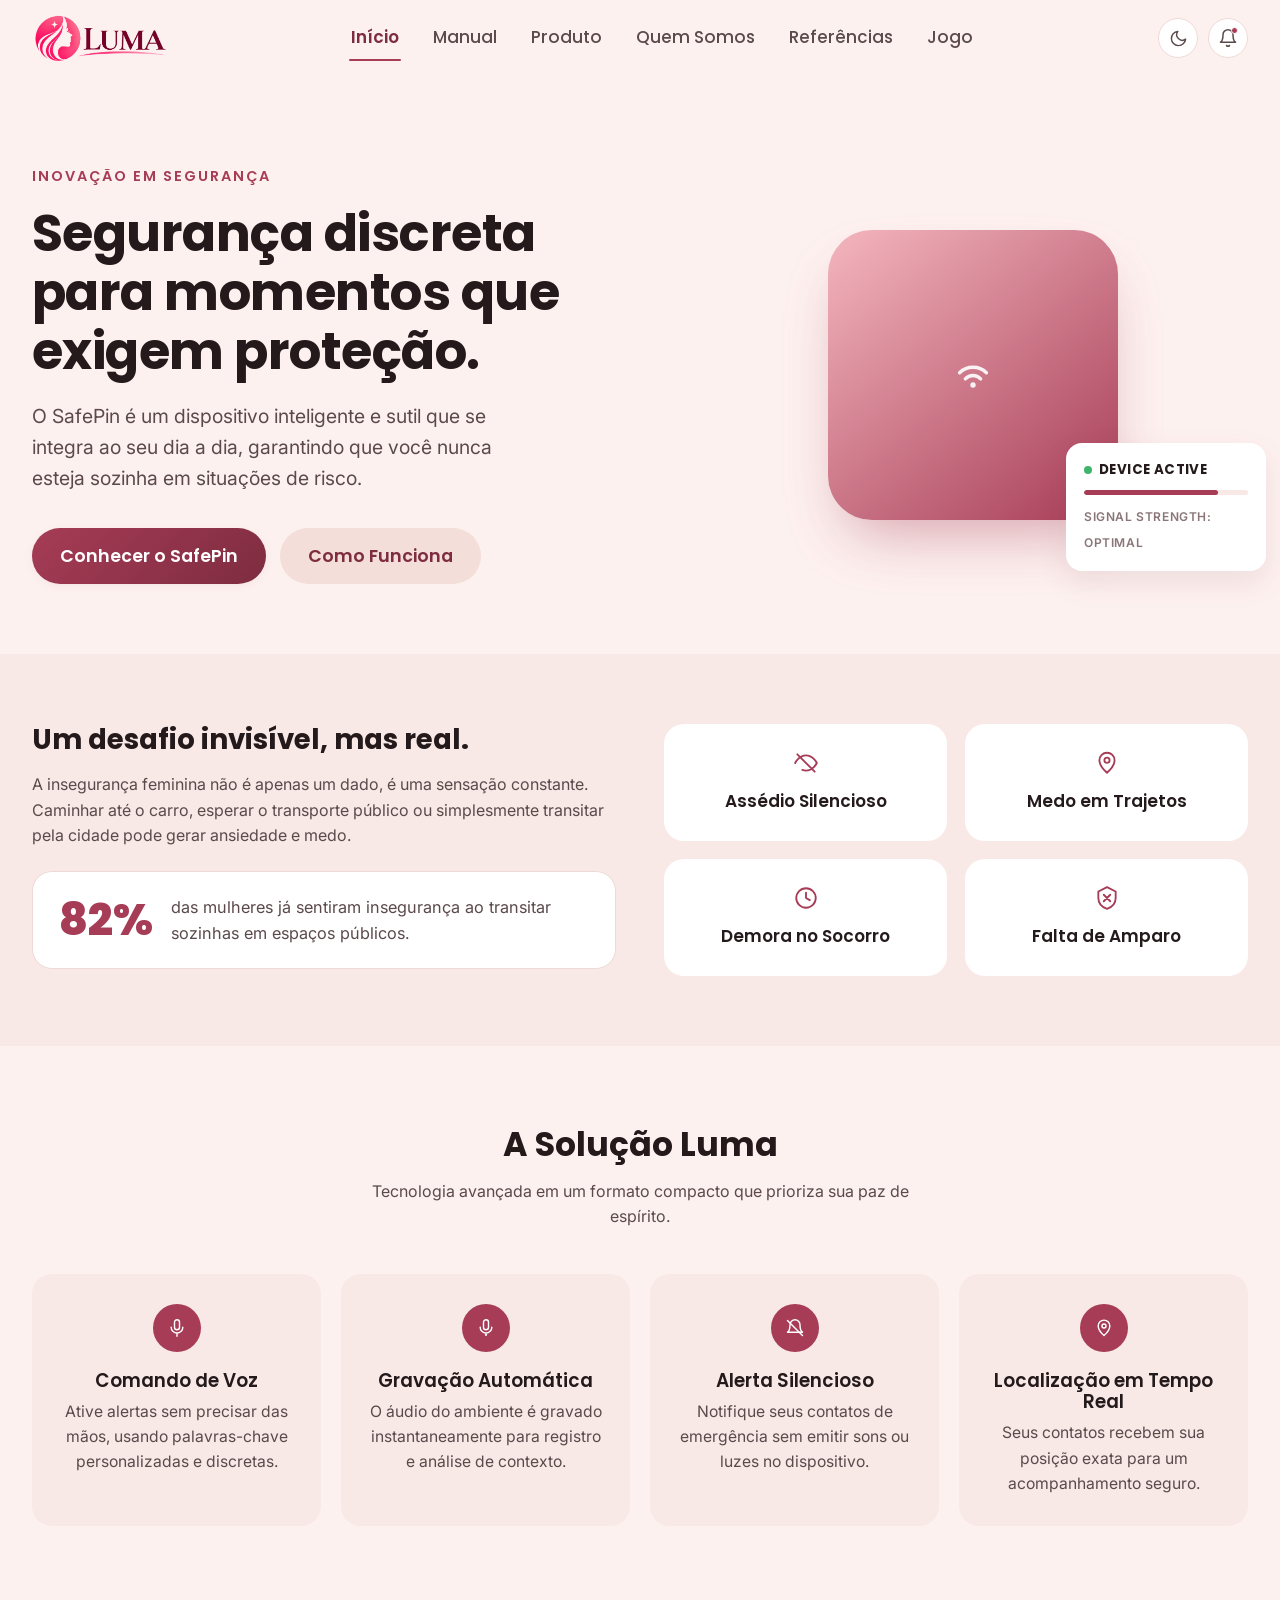
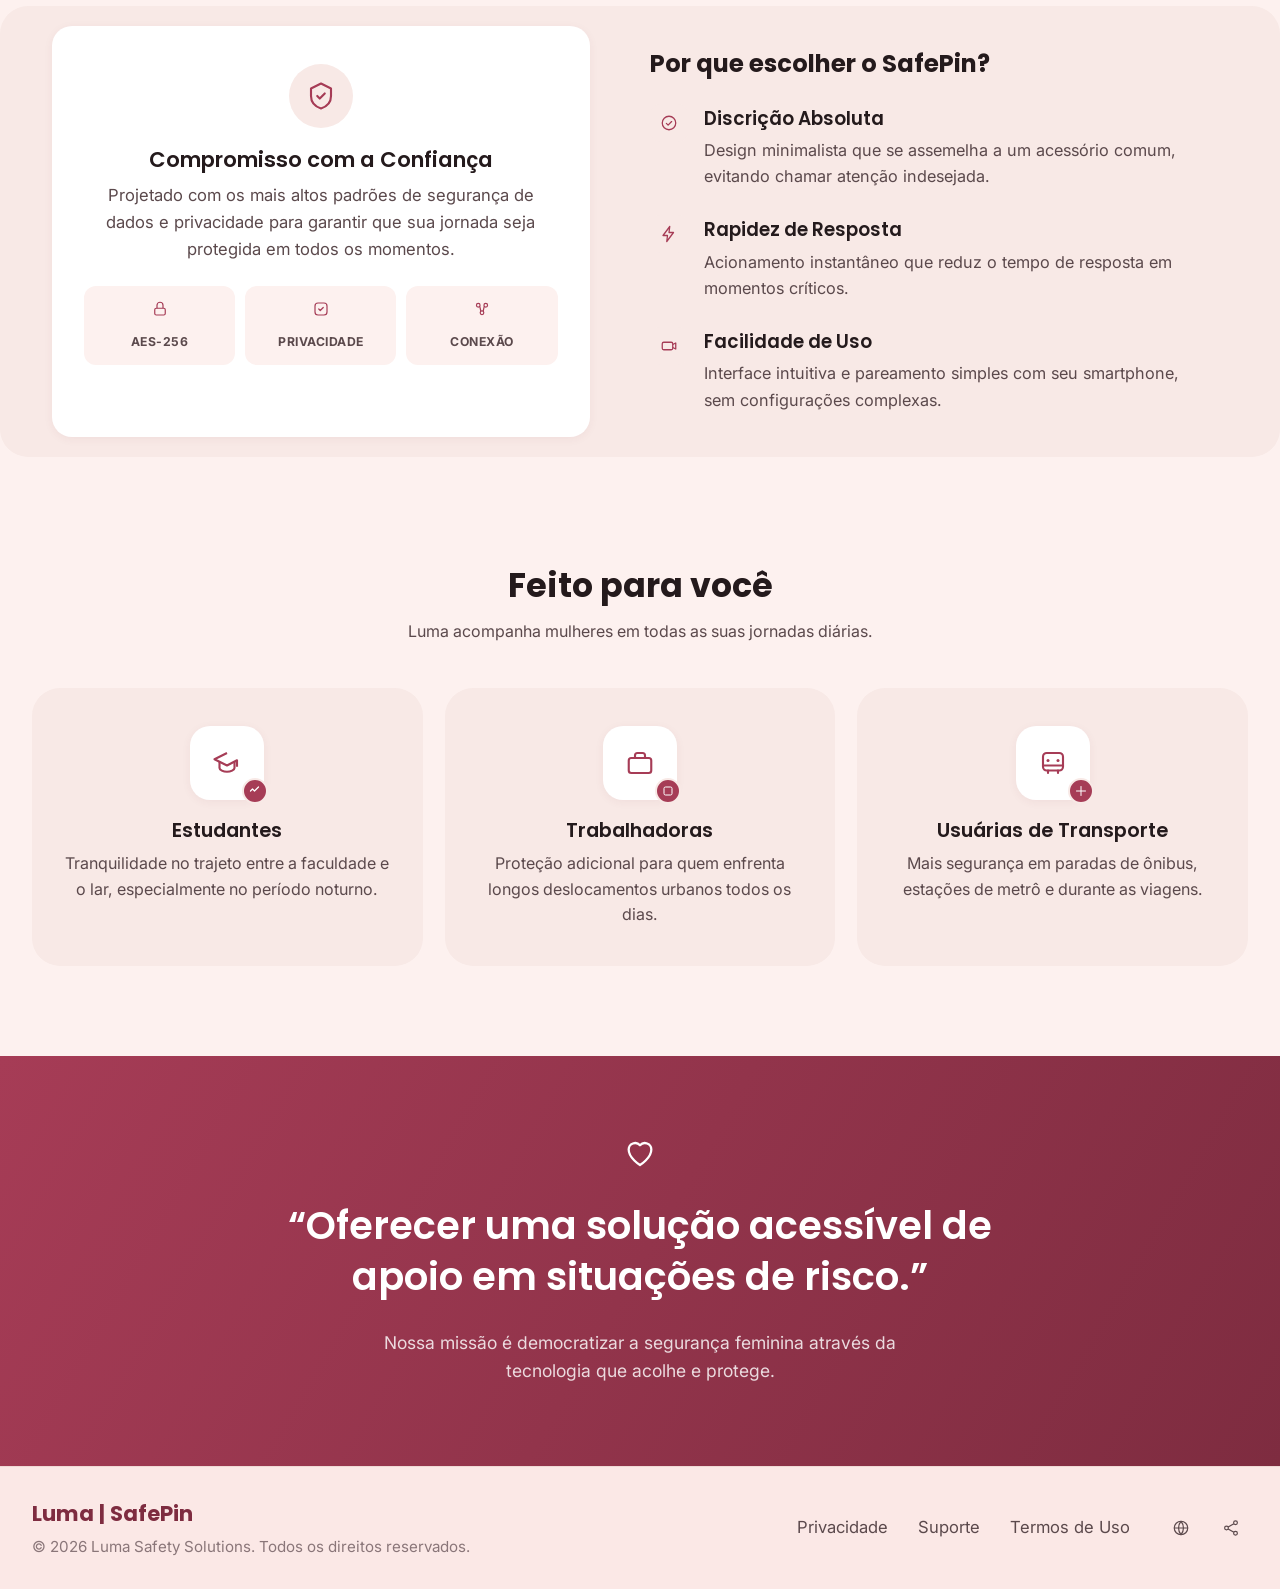
<file: index.html>
<!DOCTYPE html>
<html lang="pt-BR">
<head>
<meta charset="UTF-8">
<script>document.documentElement.classList.add('js-enabled');</script>
<script>
  // Aplica o tema salvo antes da página pintar, pra não piscar claro->escuro.
  try {
    var savedTheme = localStorage.getItem('luma-theme');
    var prefersDark = window.matchMedia && window.matchMedia('(prefers-color-scheme: dark)').matches;
    if (savedTheme === 'dark' || (!savedTheme && prefersDark)) {
      document.documentElement.setAttribute('data-theme', 'dark');
    }
  } catch (e) {}
</script>
<meta name="viewport" content="width=device-width, initial-scale=1.0">
<title>Luma SafePin | Segurança discreta para momentos que exigem proteção</title>
<meta name="description" content="SafePin é um dispositivo vestível de proteção pessoal que ativa alertas por comando de voz, envia localização em tempo real e conecta você à sua rede de confiança.">
<link rel="icon" href="img/logo-icon.png">
<link rel="preconnect" href="https://fonts.googleapis.com">
<link rel="preconnect" href="https://fonts.gstatic.com" crossorigin>
<link href="https://fonts.googleapis.com/css2?family=Poppins:wght@500;600;700;800&family=Inter:wght@400;500;600;700&display=swap" rel="stylesheet">
<link rel="stylesheet" href="style.css">
</head>
<body>

<a class="skip-link" href="#main">Pular para o conteúdo</a>

<!-- HEADER -->
<header class="site-header" id="siteHeader">
  <div class="wrap header-inner">
    <a href="index.html" class="logo" aria-label="Luma, página inicial">
      <img src="./jogo/img/logo.png" alt="Luma" class="logo-img">
    </a>

    <nav class="main-nav" id="mainNav" aria-label="Navegação principal">
      <ul>
        <li><a href="index.html" class="active" aria-current="page">Início</a></li>
        <li><a href="../manual/manual.html">Manual</a></li>
        <li><a href="../produto/produto.html">Produto</a></li>
        <li><a href="../quemsomos/quemsomos.html">Quem Somos</a></li>
        <li><a href="../referencias/referencias.html">Referências</a></li>
        <li><a href="../jogo/jogo.html">Jogo</a></li>
      </ul>
    </nav>

    <div class="header-actions">

      <button class="icon-btn theme-toggle" id="themeToggleBtn" aria-label="Alternar modo escuro" aria-pressed="false">
        <svg class="icon-moon" width="19" height="19" viewBox="0 0 24 24" fill="none" aria-hidden="true"><path d="M21 12.8A9 9 0 1111.2 3 7 7 0 0021 12.8z" stroke="currentColor" stroke-width="1.8" stroke-linejoin="round"/></svg>
        <svg class="icon-sun" width="19" height="19" viewBox="0 0 24 24" fill="none" aria-hidden="true"><circle cx="12" cy="12" r="4.2" stroke="currentColor" stroke-width="1.8"/><path d="M12 2.5v2.5M12 19v2.5M4.9 4.9l1.8 1.8M17.3 17.3l1.8 1.8M2.5 12H5M19 12h2.5M4.9 19.1l1.8-1.8M17.3 6.7l1.8-1.8" stroke="currentColor" stroke-width="1.8" stroke-linecap="round"/></svg>
      </button>

      <div class="icon-menu">
        <button class="icon-btn" id="bellBtn" aria-haspopup="true" aria-expanded="false" aria-label="Notificações">
          <svg width="20" height="20" viewBox="0 0 24 24" fill="none" aria-hidden="true"><path d="M18 8a6 6 0 10-12 0c0 7-3 9-3 9h18s-3-2-3-9" stroke="currentColor" stroke-width="1.8" stroke-linecap="round" stroke-linejoin="round"/><path d="M13.73 21a2 2 0 01-3.46 0" stroke="currentColor" stroke-width="1.8" stroke-linecap="round" stroke-linejoin="round"/></svg>
          <span class="dot" aria-hidden="true"></span>
        </button>
        <div class="dropdown" id="bellDropdown" role="menu">
          <p class="dropdown-title">Notificações</p>
          <div class="notif-item">
            <span class="notif-dot"></span>
            <div>
              <strong>Check-in confirmado</strong>
              <p>Você chegou em casa com segurança às 22h14.</p>
            </div>
          </div>
          <div class="notif-item">
            <span class="notif-dot muted"></span>
            <div>
              <strong>Contato adicionado</strong>
              <p>Beatriz Soares agora é sua contato de confiança.</p>
            </div>
          </div>
          <div class="notif-item">
            <span class="notif-dot muted"></span>
            <div>
              <strong>Bateria do SafePin</strong>
              <p>78% — dura cerca de 4 dias no seu ritmo de uso.</p>
            </div>
          </div>
        </div>
      </div>

      <button class="hamburger" id="hamburgerBtn" aria-label="Abrir menu" aria-expanded="false" aria-controls="mainNav">
        <span></span><span></span><span></span>
      </button>
    </div>
  </div>
</header>

<main id="main">

  <!-- HERO -->
  <section class="hero hero-split">
    <div class="wrap hero-split-inner">
      <div data-reveal>
        <p class="eyebrow">Inovação em segurança</p>
        <h1>Segurança discreta para momentos que exigem proteção.</h1>
        <p class="hero-sub">O SafePin é um dispositivo inteligente e sutil que se integra ao seu dia a dia,
          garantindo que você nunca esteja sozinha em situações de risco.</p>
        <div class="hero-actions">
          <button class="btn btn-primary" data-open-modal="interest">Conhecer o SafePin</button>
          <a href="../manual/manual.html" class="btn btn-secondary">Como Funciona</a>
        </div>
      </div>

      <div class="device-mock" data-reveal>
        <div class="device-card">
          <svg width="46" height="46" viewBox="0 0 24 24" fill="none" aria-hidden="true">
            <path d="M8 14a5.5 5.5 0 018 0M5 10.8a10 10 0 0114 0" stroke="currentColor" stroke-width="1.8" stroke-linecap="round"/>
            <circle cx="12" cy="17.2" r="1.4" fill="currentColor"/>
          </svg>
        </div>
        <div class="device-status">
          <div class="status-row"><span class="status-led"></span> DEVICE ACTIVE</div>
          <div class="signal-bar"><span></span></div>
          <small>Signal strength: optimal</small>
        </div>
      </div>
    </div>
  </section>

  <!-- PROBLEMA -->
  <section class="problem">
    <div class="wrap problem-inner">
      <div class="problem-copy" data-reveal>
        <h2>Um desafio invisível, mas real.</h2>
        <p>A insegurança feminina não é apenas um dado, é uma sensação constante. Caminhar até o
          carro, esperar o transporte público ou simplesmente transitar pela cidade pode gerar
          ansiedade e medo.</p>
        <div class="stat-banner">
          <span class="stat-number">82%</span>
          <p>das mulheres já sentiram insegurança ao transitar sozinhas em espaços públicos.</p>
        </div>
      </div>

      <div class="problem-grid" data-reveal>
        <article class="problem-card">
          <svg width="26" height="26" viewBox="0 0 24 24" fill="none"><path d="M2 12s3.5-7 10-7 10 7 10 7-3.5 7-10 7c-1.2 0-2.3-.22-3.4-.6M4 4l16 16" stroke="currentColor" stroke-width="1.7" stroke-linecap="round" stroke-linejoin="round"/></svg>
          <span>Assédio Silencioso</span>
        </article>
        <article class="problem-card">
          <svg width="26" height="26" viewBox="0 0 24 24" fill="none"><path d="M12 21s7-6.2 7-11.5A7 7 0 005 9.5C5 14.8 12 21 12 21z" stroke="currentColor" stroke-width="1.7" stroke-linejoin="round"/><circle cx="12" cy="9.5" r="2.4" stroke="currentColor" stroke-width="1.7"/></svg>
          <span>Medo em Trajetos</span>
        </article>
        <article class="problem-card">
          <svg width="26" height="26" viewBox="0 0 24 24" fill="none"><circle cx="12" cy="12" r="9" stroke="currentColor" stroke-width="1.7"/><path d="M12 7v5l3.5 2" stroke="currentColor" stroke-width="1.7" stroke-linecap="round" stroke-linejoin="round"/></svg>
          <span>Demora no Socorro</span>
        </article>
        <article class="problem-card">
          <svg width="26" height="26" viewBox="0 0 24 24" fill="none"><path d="M12 2l8 4v6c0 5-3.5 8.5-8 10-4.5-1.5-8-5-8-10V6l8-4z" stroke="currentColor" stroke-width="1.7" stroke-linejoin="round"/><path d="M9 9l6 6M15 9l-6 6" stroke="currentColor" stroke-width="1.7" stroke-linecap="round"/></svg>
          <span>Falta de Amparo</span>
        </article>
      </div>
    </div>
  </section>

  <!-- SOLUÇÃO -->
  <section class="solution">
    <div class="wrap">
      <div class="section-head" data-reveal>
        <h2>A Solução Luma</h2>
        <p>Tecnologia avançada em um formato compacto que prioriza sua paz de espírito.</p>
      </div>

      <div class="solution-grid">
        <article class="solution-card" data-reveal>
          <span class="solution-icon">
            <svg width="20" height="20" viewBox="0 0 24 24" fill="none"><rect x="9" y="2" width="6" height="12" rx="3" stroke="currentColor" stroke-width="1.7"/><path d="M5 11a7 7 0 0014 0M12 18v4" stroke="currentColor" stroke-width="1.7" stroke-linecap="round"/></svg>
          </span>
          <h3>Comando de Voz</h3>
          <p>Ative alertas sem precisar das mãos, usando palavras-chave personalizadas e discretas.</p>
        </article>
        <article class="solution-card" data-reveal>
          <span class="solution-icon">
            <svg width="20" height="20" viewBox="0 0 24 24" fill="none"><rect x="9" y="2" width="6" height="12" rx="3" stroke="currentColor" stroke-width="1.7"/><path d="M5 11a7 7 0 0014 0" stroke="currentColor" stroke-width="1.7" stroke-linecap="round"/><circle cx="12" cy="20" r="1.4" fill="currentColor"/></svg>
          </span>
          <h3>Gravação Automática</h3>
          <p>O áudio do ambiente é gravado instantaneamente para registro e análise de contexto.</p>
        </article>
        <article class="solution-card" data-reveal>
          <span class="solution-icon">
            <svg width="20" height="20" viewBox="0 0 24 24" fill="none"><path d="M18 8a6 6 0 10-12 0c0 7-3 9-3 9h18s-3-2-3-9" stroke="currentColor" stroke-width="1.7" stroke-linecap="round" stroke-linejoin="round"/><path d="M3 3l18 18" stroke="currentColor" stroke-width="1.7" stroke-linecap="round"/></svg>
          </span>
          <h3>Alerta Silencioso</h3>
          <p>Notifique seus contatos de emergência sem emitir sons ou luzes no dispositivo.</p>
        </article>
        <article class="solution-card" data-reveal>
          <span class="solution-icon">
            <svg width="20" height="20" viewBox="0 0 24 24" fill="none"><path d="M12 21s7-6.2 7-11.5A7 7 0 005 9.5C5 14.8 12 21 12 21z" stroke="currentColor" stroke-width="1.7" stroke-linejoin="round"/><circle cx="12" cy="9.5" r="2.4" stroke="currentColor" stroke-width="1.7"/></svg>
          </span>
          <h3>Localização em Tempo Real</h3>
          <p>Seus contatos recebem sua posição exata para um acompanhamento seguro.</p>
        </article>
      </div>
    </div>
  </section>

  <!-- CONFIANÇA -->
  <section class="trust">
    <div class="wrap trust-inner">
      <div class="trust-card" data-reveal>
        <span class="trust-icon">
          <svg width="30" height="30" viewBox="0 0 24 24" fill="none"><path d="M12 2l8 4v6c0 5-3.5 8.5-8 10-4.5-1.5-8-5-8-10V6l8-4z" stroke="currentColor" stroke-width="1.7" stroke-linejoin="round"/><path d="M9 12l2 2 4-4" stroke="currentColor" stroke-width="1.7" stroke-linecap="round" stroke-linejoin="round"/></svg>
        </span>
        <h3>Compromisso com a Confiança</h3>
        <p>Projetado com os mais altos padrões de segurança de dados e privacidade para garantir
          que sua jornada seja protegida em todos os momentos.</p>
        <div class="trust-badges">
          <div class="trust-badge">
            <svg width="18" height="18" viewBox="0 0 24 24" fill="none"><rect x="5" y="11" width="14" height="9" rx="2" stroke="currentColor" stroke-width="1.6"/><path d="M8 11V7a4 4 0 018 0v4" stroke="currentColor" stroke-width="1.6"/></svg>
            <span>AES-256</span>
          </div>
          <div class="trust-badge">
            <svg width="18" height="18" viewBox="0 0 24 24" fill="none"><rect x="4" y="4" width="16" height="16" rx="4" stroke="currentColor" stroke-width="1.6"/><path d="M9 12l2 2 4-4" stroke="currentColor" stroke-width="1.6" stroke-linecap="round" stroke-linejoin="round"/></svg>
            <span>PRIVACIDADE</span>
          </div>
          <div class="trust-badge">
            <svg width="18" height="18" viewBox="0 0 24 24" fill="none"><circle cx="7" cy="7" r="2.4" stroke="currentColor" stroke-width="1.6"/><circle cx="17" cy="7" r="2.4" stroke="currentColor" stroke-width="1.6"/><circle cx="12" cy="17" r="2.4" stroke="currentColor" stroke-width="1.6"/><path d="M9 8.5L10.5 15M15 8.5L13.5 15" stroke="currentColor" stroke-width="1.6"/></svg>
            <span>CONEXÃO</span>
          </div>
        </div>
      </div>

      <div class="why" data-reveal>
        <h3>Por que escolher o SafePin?</h3>

        <div class="why-item">
          <span class="why-icon">
            <svg width="18" height="18" viewBox="0 0 24 24" fill="none"><circle cx="12" cy="12" r="9" stroke="currentColor" stroke-width="1.7"/><path d="M8.5 12.5l2.3 2.3 4.7-4.7" stroke="currentColor" stroke-width="1.7" stroke-linecap="round" stroke-linejoin="round"/></svg>
          </span>
          <div>
            <strong>Discrição Absoluta</strong>
            <p>Design minimalista que se assemelha a um acessório comum, evitando chamar atenção indesejada.</p>
          </div>
        </div>

        <div class="why-item">
          <span class="why-icon">
            <svg width="18" height="18" viewBox="0 0 24 24" fill="none"><path d="M13 2L4 14h6l-1 8 9-12h-6l1-8z" stroke="currentColor" stroke-width="1.7" stroke-linejoin="round"/></svg>
          </span>
          <div>
            <strong>Rapidez de Resposta</strong>
            <p>Acionamento instantâneo que reduz o tempo de resposta em momentos críticos.</p>
          </div>
        </div>

        <div class="why-item">
          <span class="why-icon">
            <svg width="18" height="18" viewBox="0 0 24 24" fill="none"><rect x="3" y="7" width="14" height="10" rx="2" stroke="currentColor" stroke-width="1.7"/><path d="M17 10l4-2v8l-4-2" stroke="currentColor" stroke-width="1.7" stroke-linejoin="round"/></svg>
          </span>
          <div>
            <strong>Facilidade de Uso</strong>
            <p>Interface intuitiva e pareamento simples com seu smartphone, sem configurações complexas.</p>
          </div>
        </div>
      </div>
    </div>
  </section>

  <!-- PÚBLICO-ALVO -->
  <section class="audience">
    <div class="wrap">
      <div class="section-head" data-reveal>
        <h2>Feito para você</h2>
        <p>Luma acompanha mulheres em todas as suas jornadas diárias.</p>
      </div>

      <div class="audience-grid">
        <article class="audience-card" data-reveal>
          <div class="audience-icon-wrap">
            <span class="audience-icon">
              <svg width="30" height="30" viewBox="0 0 24 24" fill="none"><path d="M12 4L2 9l10 5 8-4.2V15" stroke="currentColor" stroke-width="1.7" stroke-linejoin="round"/><path d="M6 11v5c0 1.5 3 3 6 3s6-1.5 6-3v-5" stroke="currentColor" stroke-width="1.7" stroke-linejoin="round"/></svg>
            </span>
            <span class="audience-badge">
              <svg width="12" height="12" viewBox="0 0 24 24" fill="none"><path d="M3 12l4-4 4 4 8-8" stroke="white" stroke-width="2.4" stroke-linecap="round" stroke-linejoin="round"/></svg>
            </span>
          </div>
          <h3>Estudantes</h3>
          <p>Tranquilidade no trajeto entre a faculdade e o lar, especialmente no período noturno.</p>
        </article>

        <article class="audience-card" data-reveal>
          <div class="audience-icon-wrap">
            <span class="audience-icon">
              <svg width="30" height="30" viewBox="0 0 24 24" fill="none"><rect x="3" y="8" width="18" height="12" rx="2" stroke="currentColor" stroke-width="1.7"/><path d="M8 8V6a2 2 0 012-2h4a2 2 0 012 2v2" stroke="currentColor" stroke-width="1.7"/></svg>
            </span>
            <span class="audience-badge">
              <svg width="12" height="12" viewBox="0 0 24 24" fill="none"><rect x="4" y="4" width="16" height="16" rx="3" stroke="white" stroke-width="2"/></svg>
            </span>
          </div>
          <h3>Trabalhadoras</h3>
          <p>Proteção adicional para quem enfrenta longos deslocamentos urbanos todos os dias.</p>
        </article>

        <article class="audience-card" data-reveal>
          <div class="audience-icon-wrap">
            <span class="audience-icon">
              <svg width="30" height="30" viewBox="0 0 24 24" fill="none"><rect x="4" y="4" width="16" height="14" rx="3" stroke="currentColor" stroke-width="1.7"/><path d="M4 14h16M8 18v2M16 18v2" stroke="currentColor" stroke-width="1.7" stroke-linecap="round"/><circle cx="8" cy="10" r="1.2" fill="currentColor"/><circle cx="16" cy="10" r="1.2" fill="currentColor"/></svg>
            </span>
            <span class="audience-badge">
              <svg width="12" height="12" viewBox="0 0 24 24" fill="none"><path d="M12 3v18M3 12h18" stroke="white" stroke-width="2" stroke-linecap="round"/></svg>
            </span>
          </div>
          <h3>Usuárias de Transporte</h3>
          <p>Mais segurança em paradas de ônibus, estações de metrô e durante as viagens.</p>
        </article>
      </div>
    </div>
  </section>

  <!-- MISSÃO -->
  <section class="mission-band">
    <div class="wrap" data-reveal>
      <svg width="34" height="34" viewBox="0 0 24 24" fill="none" aria-hidden="true"><path d="M12 20.5s-8-4.9-8-11A4.6 4.6 0 0112 6.5 4.6 4.6 0 0120 9.5c0 6.1-8 11-8 11z" stroke="white" stroke-width="1.6" stroke-linejoin="round"/></svg>
      <blockquote>&ldquo;Oferecer uma solução acessível de apoio em situações de risco.&rdquo;</blockquote>
      <p>Nossa missão é democratizar a segurança feminina através da tecnologia que acolhe e protege.</p>
    </div>
  </section>

</main>

<!-- FOOTER -->
<footer class="site-footer">
  <div class="wrap footer-inner">
    <div>
      <p class="footer-brand">Luma | SafePin</p>
      <p class="footer-copy">© 2026 Luma Safety Solutions. Todos os direitos reservados.</p>
    </div>
    <div class="footer-right">
      <nav aria-label="Links do rodapé">
        <a href="#">Privacidade</a>
        <a href="#">Suporte</a>
        <a href="#">Termos de Uso</a>
      </nav>
      <div class="footer-social">
        <a href="#" aria-label="Site em outro idioma">
          <svg width="18" height="18" viewBox="0 0 24 24" fill="none"><circle cx="12" cy="12" r="9" stroke="currentColor" stroke-width="1.6"/><path d="M3 12h18M12 3a14 14 0 010 18M12 3a14 14 0 000 18" stroke="currentColor" stroke-width="1.6"/></svg>
        </a>
        <a href="#" aria-label="Compartilhar">
          <svg width="18" height="18" viewBox="0 0 24 24" fill="none"><circle cx="18" cy="5" r="2.5" stroke="currentColor" stroke-width="1.6"/><circle cx="6" cy="12" r="2.5" stroke="currentColor" stroke-width="1.6"/><circle cx="18" cy="19" r="2.5" stroke="currentColor" stroke-width="1.6"/><path d="M8.2 10.8L15.8 6.2M8.2 13.2l7.6 4.6" stroke="currentColor" stroke-width="1.6"/></svg>
        </a>
      </div>
    </div>
  </div>
</footer>

<!-- MODAL: cadastro / compra / consultora (mesma base, conteúdo trocado via JS) -->
<div class="modal-backdrop" id="modalBackdrop">
  <div class="modal" role="dialog" aria-modal="true" aria-labelledby="modalTitle">
    <button class="modal-close" id="modalClose" aria-label="Fechar">&times;</button>
    <h3 id="modalTitle">Título</h3>
    <p id="modalSubtitle" class="modal-subtitle"></p>
    <form id="modalForm" novalidate>
      <label>
        Nome
        <input type="text" name="name" required minlength="2" placeholder="Seu nome completo">
        <span class="field-error"></span>
      </label>
      <label>
        E-mail
        <input type="email" name="email" required placeholder="voce@email.com">
        <span class="field-error"></span>
      </label>
      <label id="phoneField">
        Telefone <span class="optional">(opcional)</span>
        <input type="tel" name="phone" placeholder="(11) 90000-0000">
      </label>
      <button type="submit" class="btn btn-primary btn-block">Enviar</button>
    </form>
    <div class="modal-success" id="modalSuccess">
      <svg width="40" height="40" viewBox="0 0 24 24" fill="none"><circle cx="12" cy="12" r="10" stroke="currentColor" stroke-width="1.6"/><path d="M8 12.5l2.5 2.5L16 9.5" stroke="currentColor" stroke-width="1.8" stroke-linecap="round" stroke-linejoin="round"/></svg>
      <p id="modalSuccessText">Recebemos sua solicitação!</p>
    </div>
  </div>
</div>

<!-- BARRA DE NAVEGAÇÃO MOBILE (só aparece em telas pequenas) -->
<nav class="mobile-tabbar" aria-label="Navegação rápida">
  <a href="index.html" class="active" aria-current="page">
    <span class="tab-pill">
      <svg width="19" height="19" viewBox="0 0 24 24" fill="none" aria-hidden="true"><path d="M4 11.5L12 4l8 7.5" stroke="currentColor" stroke-width="1.8" stroke-linecap="round" stroke-linejoin="round"/><path d="M6 10v9a1 1 0 001 1h10a1 1 0 001-1v-9" stroke="currentColor" stroke-width="1.8" stroke-linecap="round" stroke-linejoin="round"/></svg>
      <span>Início</span>
    </span>
  </a>
  <a href="../manual/manual.html">
    <svg width="21" height="21" viewBox="0 0 24 24" fill="none" aria-hidden="true"><rect x="5" y="3" width="14" height="18" rx="2" stroke="currentColor" stroke-width="1.8"/><path d="M9 8h6M9 12h6M9 16h3" stroke="currentColor" stroke-width="1.8" stroke-linecap="round"/></svg>
    <span>Manual</span>
  </a>
  <a href="../produto/produto.html">
    <svg width="21" height="21" viewBox="0 0 24 24" fill="none" aria-hidden="true"><path d="M5 8h14l-1 12H6L5 8z" stroke="currentColor" stroke-width="1.8" stroke-linejoin="round"/><path d="M9 8V6a3 3 0 016 0v2" stroke="currentColor" stroke-width="1.8" stroke-linecap="round"/></svg>
    <span>Produto</span>
  </a>
  <a href="../quemsomos/quemsomos.html">
    <svg width="21" height="21" viewBox="0 0 24 24" fill="none" aria-hidden="true"><circle cx="9" cy="8" r="3" stroke="currentColor" stroke-width="1.7"/><circle cx="17" cy="9" r="2.4" stroke="currentColor" stroke-width="1.7"/><path d="M3 20c1.2-3.6 3.4-5.4 6-5.4s4.8 1.8 6 5.4M15.5 14.8c2 .3 3.4 1.9 4.3 4.6" stroke="currentColor" stroke-width="1.7" stroke-linecap="round"/></svg>
    <span>Equipe</span>
  </a>
</nav>

<button class="scroll-top" id="scrollTopBtn" aria-label="Voltar ao topo">
  <svg width="18" height="18" viewBox="0 0 24 24" fill="none"><path d="M12 19V5M5 12l7-7 7 7" stroke="currentColor" stroke-width="2" stroke-linecap="round" stroke-linejoin="round"/></svg>
</button>

<script src="index.js"></script>
</body>
</html>
</file>
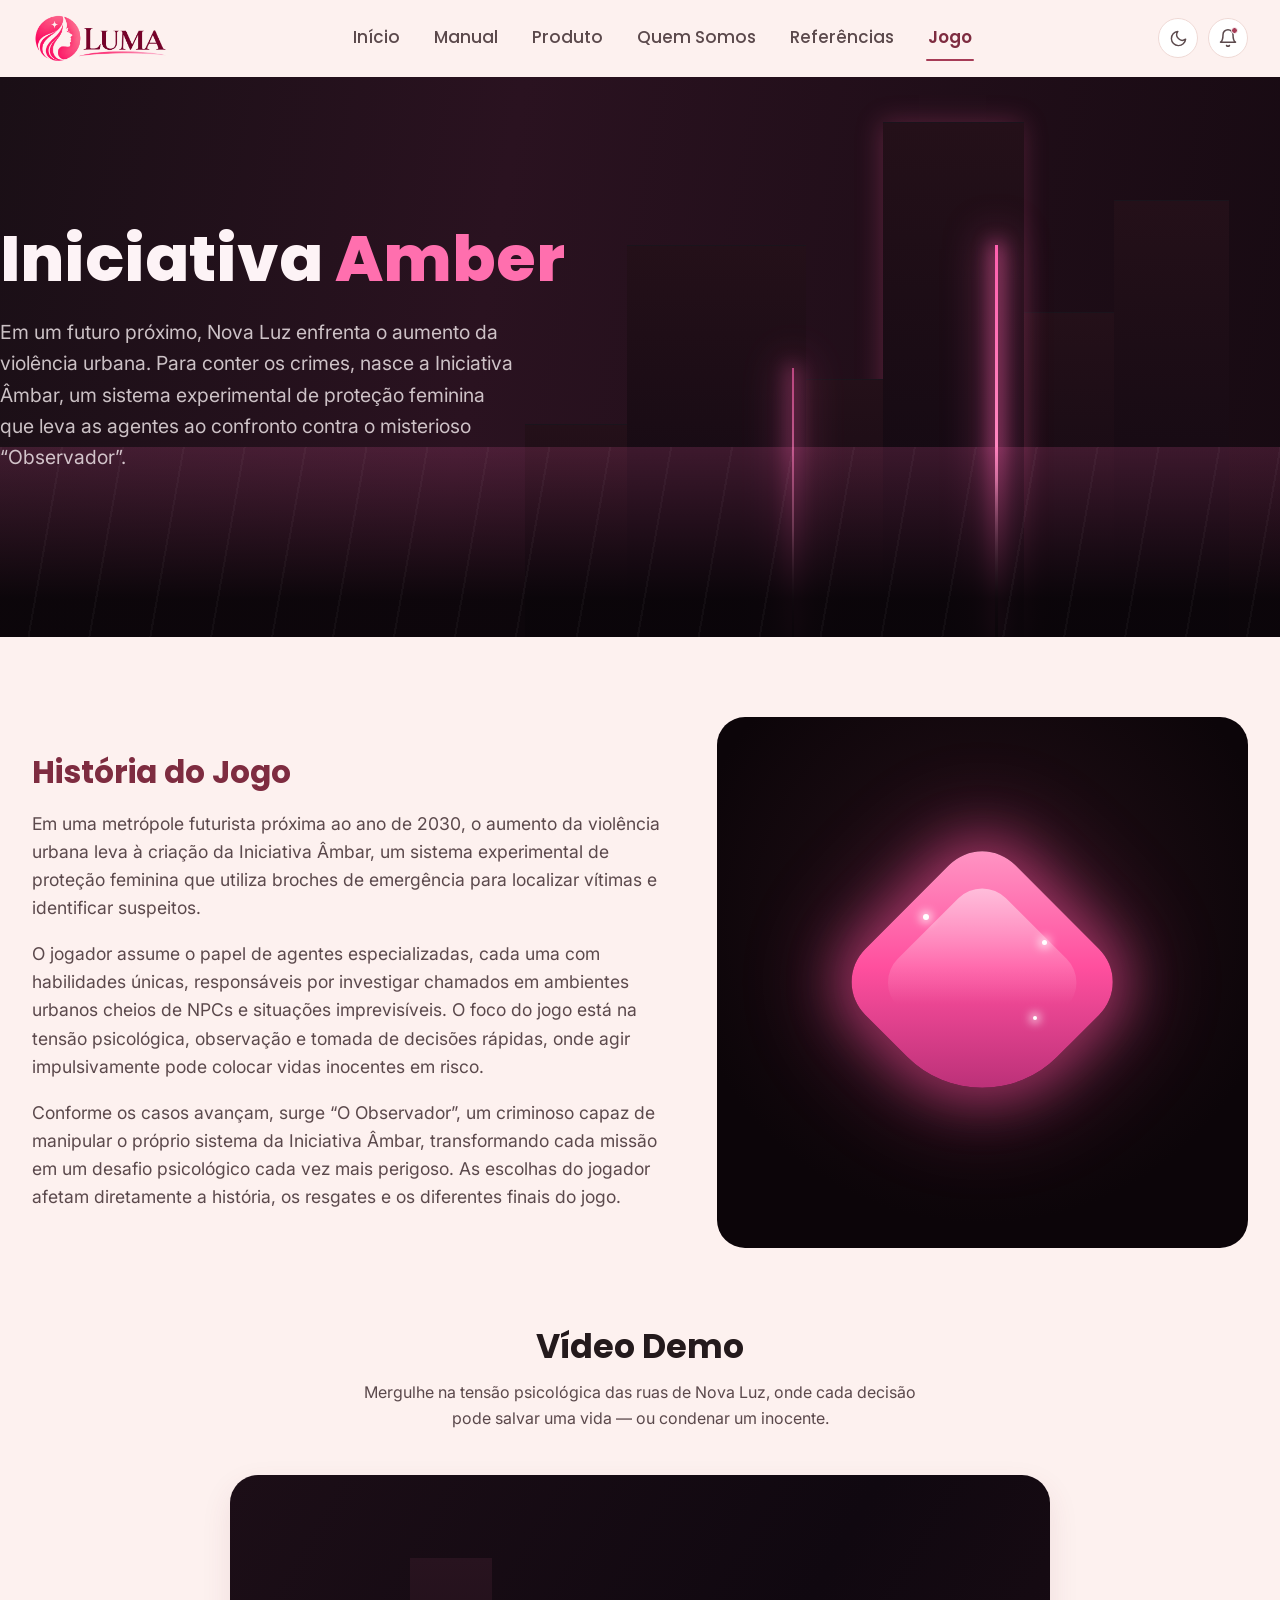
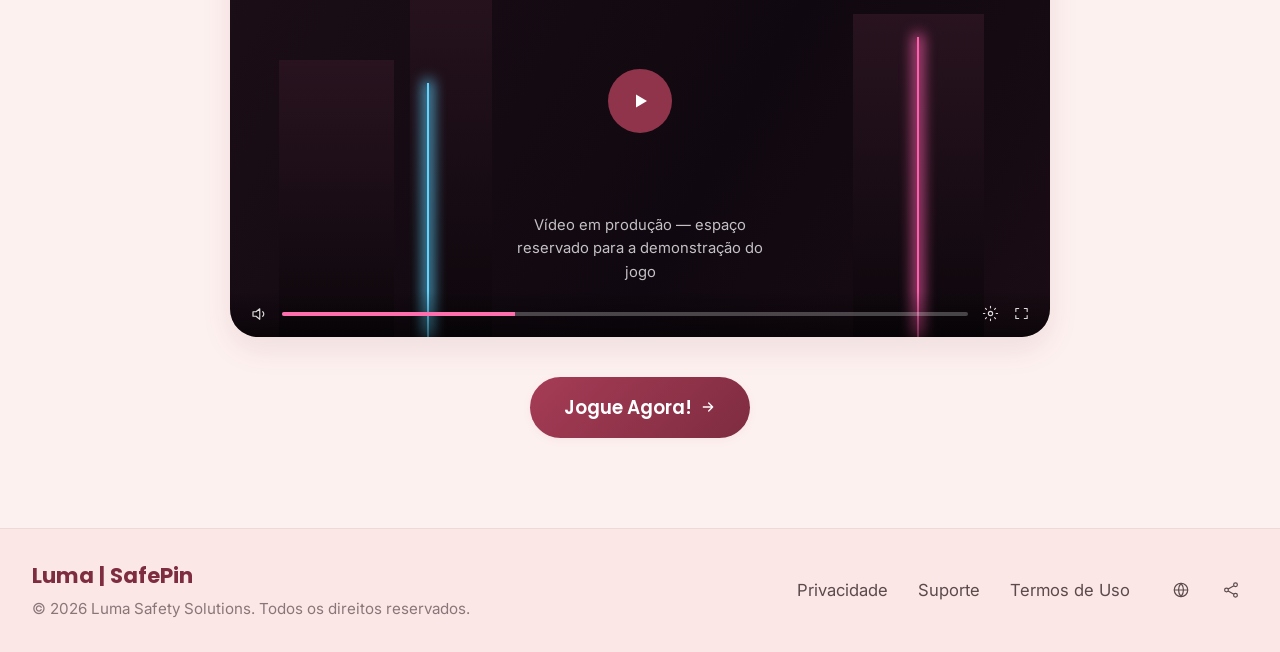
<file: jogo/jogo.html>
<!DOCTYPE html>
<html lang="pt-BR">
<head>
<meta charset="UTF-8">
<script>document.documentElement.classList.add('js-enabled');</script>
<script>
  try {
    var savedTheme = localStorage.getItem('luma-theme');
    var prefersDark = window.matchMedia && window.matchMedia('(prefers-color-scheme: dark)').matches;
    if (savedTheme === 'dark' || (!savedTheme && prefersDark)) {
      document.documentElement.setAttribute('data-theme', 'dark');
    }
  } catch (e) {}
</script>
<meta name="viewport" content="width=device-width, initial-scale=1.0">
<title>Iniciativa Amber | Jogo Luma SafePin</title>
<meta name="description" content="Iniciativa Amber: um jogo narrativo sobre a Luma SafePin, ambientado em Nova Luz, onde cada decisão pode salvar uma vida.">
<link rel="icon" href="img/logo-icon.png">
<link rel="preconnect" href="https://fonts.googleapis.com">
<link rel="preconnect" href="https://fonts.gstatic.com" crossorigin>
<link href="https://fonts.googleapis.com/css2?family=Poppins:wght@500;600;700;800&family=Inter:wght@400;500;600;700&display=swap" rel="stylesheet">
<link rel="stylesheet" href="jogo.css">
</head>
<body>

<a class="skip-link" href="#main">Pular para o conteúdo</a>

<!-- HEADER -->
<header class="site-header" id="siteHeader">
  <div class="wrap header-inner">
    <a href="../index.html" class="logo" aria-label="Luma, página inicial">
      <img src="img/logo.png" alt="Luma" class="logo-img">
    </a>
        <a href="../index.html" class="mobile-back" aria-label="Voltar para o Início">
      <svg width="20" height="20" viewBox="0 0 24 24" fill="none"><path d="M19 12H5M11 6l-6 6 6 6" stroke="currentColor" stroke-width="2" stroke-linecap="round" stroke-linejoin="round"/></svg>
    </a>
    <span class="mobile-page-title">Manual</span>

    <nav class="main-nav" id="mainNav" aria-label="Navegação principal">
      <ul>
        <li><a href="../index.html">Início</a></li>
        <li><a href="../manual/manual.html">Manual</a></li>
        <li><a href="../produto/produto.html">Produto</a></li>
        <li><a href="../quemsomos/quemsomos.html">Quem Somos</a></li>
        <li><a href="../referencias/referencias.html">Referências</a></li>
        <li><a href="jogo.html" class="active" aria-current="page">Jogo</a></li>
      </ul>
    </nav>

    <div class="header-actions">

      <button class="icon-btn theme-toggle" id="themeToggleBtn" aria-label="Alternar modo escuro" aria-pressed="false">
        <svg class="icon-moon" width="19" height="19" viewBox="0 0 24 24" fill="none" aria-hidden="true"><path d="M21 12.8A9 9 0 1111.2 3 7 7 0 0021 12.8z" stroke="currentColor" stroke-width="1.8" stroke-linejoin="round"/></svg>
        <svg class="icon-sun" width="19" height="19" viewBox="0 0 24 24" fill="none" aria-hidden="true"><circle cx="12" cy="12" r="4.2" stroke="currentColor" stroke-width="1.8"/><path d="M12 2.5v2.5M12 19v2.5M4.9 4.9l1.8 1.8M17.3 17.3l1.8 1.8M2.5 12H5M19 12h2.5M4.9 19.1l1.8-1.8M17.3 6.7l1.8-1.8" stroke="currentColor" stroke-width="1.8" stroke-linecap="round"/></svg>
      </button>

      <div class="icon-menu">
        <button class="icon-btn" id="bellBtn" aria-haspopup="true" aria-expanded="false" aria-label="Notificações">
          <svg width="20" height="20" viewBox="0 0 24 24" fill="none" aria-hidden="true"><path d="M18 8a6 6 0 10-12 0c0 7-3 9-3 9h18s-3-2-3-9" stroke="currentColor" stroke-width="1.8" stroke-linecap="round" stroke-linejoin="round"/><path d="M13.73 21a2 2 0 01-3.46 0" stroke="currentColor" stroke-width="1.8" stroke-linecap="round" stroke-linejoin="round"/></svg>
          <span class="dot" aria-hidden="true"></span>
        </button>
        <div class="dropdown" id="bellDropdown" role="menu">
          <p class="dropdown-title">Notificações</p>
          <div class="notif-item">
            <span class="notif-dot"></span>
            <div>
              <strong>Check-in confirmado</strong>
              <p>Você chegou em casa com segurança às 22h14.</p>
            </div>
          </div>
          <div class="notif-item">
            <span class="notif-dot muted"></span>
            <div>
              <strong>Contato adicionado</strong>
              <p>Beatriz Soares agora é sua contato de confiança.</p>
            </div>
          </div>
          <div class="notif-item">
            <span class="notif-dot muted"></span>
            <div>
              <strong>Bateria do SafePin</strong>
              <p>78% — dura cerca de 4 dias no seu ritmo de uso.</p>
            </div>
          </div>
        </div>
      </div>

      <button class="hamburger" id="hamburgerBtn" aria-label="Abrir menu" aria-expanded="false" aria-controls="mainNav">
        <span></span><span></span><span></span>
      </button>
    </div>
  </div>
</header>

<main id="main">

  <!-- HERO CYBERPUNK -->
  <section class="game-hero">
    <div class="skyline" aria-hidden="true">
      <span class="building b1"></span>
      <span class="building b2"></span>
      <span class="building b3"></span>
      <span class="building b4"></span>
      <span class="building b5"></span>
      <span class="building b6"></span>
      <span class="neon-beam"></span>
      <span class="neon-beam beam2"></span>
    </div>
    <div class="floor" aria-hidden="true"></div>

    <div class="wrap game-hero-inner" data-reveal>
      <h1>Iniciativa <span>Amber</span></h1>
      <p>Em um futuro próximo, Nova Luz enfrenta o aumento da violência urbana. Para conter os
        crimes, nasce a Iniciativa Âmbar, um sistema experimental de proteção feminina que leva
        as agentes ao confronto contra o misterioso &ldquo;Observador&rdquo;.</p>
    </div>
  </section>

  <!-- HISTÓRIA -->
  <section class="lore">
    <div class="wrap lore-grid">
      <div data-reveal>
        <h2>História do Jogo</h2>
        <p>Em uma metrópole futurista próxima ao ano de 2030, o aumento da violência urbana leva
          à criação da Iniciativa Âmbar, um sistema experimental de proteção feminina que utiliza
          broches de emergência para localizar vítimas e identificar suspeitos.</p>
        <p>O jogador assume o papel de agentes especializadas, cada uma com habilidades únicas,
          responsáveis por investigar chamados em ambientes urbanos cheios de NPCs e situações
          imprevisíveis. O foco do jogo está na tensão psicológica, observação e tomada de
          decisões rápidas, onde agir impulsivamente pode colocar vidas inocentes em risco.</p>
        <p>Conforme os casos avançam, surge &ldquo;O Observador&rdquo;, um criminoso capaz de
          manipular o próprio sistema da Iniciativa Âmbar, transformando cada missão em um
          desafio psicológico cada vez mais perigoso. As escolhas do jogador afetam diretamente a
          história, os resgates e os diferentes finais do jogo.</p>
      </div>

      <div class="lore-art" data-reveal aria-hidden="true">
        <div class="gem-wrap">
          <span class="gem"></span>
          <span class="spark s1"></span>
          <span class="spark s2"></span>
          <span class="spark s3"></span>
        </div>
      </div>
    </div>
  </section>

  <!-- VÍDEO DEMO -->
  <section class="game-demo">
    <div class="wrap">
      <div class="section-head" data-reveal>
        <h2>Vídeo Demo</h2>
        <p>Mergulhe na tensão psicológica das ruas de Nova Luz, onde cada decisão pode salvar uma
          vida — ou condenar um inocente.</p>
      </div>

      <div class="player" data-reveal>
        <div class="player-scene" aria-hidden="true">
          <span class="p-building pb1"></span>
          <span class="p-building pb2"></span>
          <span class="p-building pb3"></span>
          <span class="p-neon n1"></span>
          <span class="p-neon n2"></span>
        </div>
        <button class="player-play" type="button" aria-label="Reproduzir vídeo de demonstração (em breve)">
          <svg width="24" height="24" viewBox="0 0 24 24" fill="none"><path d="M8 5.5v13l11-6.5-11-6.5z" fill="currentColor"/></svg>
        </button>
        <p class="player-note">Vídeo em produção — espaço reservado para a demonstração do jogo</p>

        <div class="player-controls" aria-hidden="true">
          <svg width="18" height="18" viewBox="0 0 24 24" fill="none"><path d="M4 9v6h4l5 4V5L8 9H4z" stroke="currentColor" stroke-width="1.6" stroke-linejoin="round"/><path d="M17 9a4 4 0 010 6" stroke="currentColor" stroke-width="1.6" stroke-linecap="round"/></svg>
          <span class="player-progress"><span></span></span>
          <svg width="17" height="17" viewBox="0 0 24 24" fill="none"><circle cx="12" cy="12" r="3" stroke="currentColor" stroke-width="1.6"/><path d="M12 2v2M12 20v2M4.9 4.9l1.4 1.4M17.7 17.7l1.4 1.4M2 12h2M20 12h2M4.9 19.1l1.4-1.4M17.7 6.3l1.4-1.4" stroke="currentColor" stroke-width="1.6" stroke-linecap="round"/></svg>
          <svg width="17" height="17" viewBox="0 0 24 24" fill="none"><path d="M4 9V5h4M20 9V5h-4M4 15v4h4M20 15v4h-4" stroke="currentColor" stroke-width="1.6" stroke-linecap="round" stroke-linejoin="round"/></svg>
        </div>
      </div>

      <div class="play-cta" data-reveal>
        <a href="#" class="btn btn-primary" id="playNowBtn">
          Jogue Agora!
          <svg width="16" height="16" viewBox="0 0 24 24" fill="none"><path d="M5 12h14M13 6l6 6-6 6" stroke="currentColor" stroke-width="2" stroke-linecap="round" stroke-linejoin="round"/></svg>
        </a>
      </div>
    </div>
  </section>

</main>

<!-- FOOTER -->
<footer class="site-footer">
  <div class="wrap footer-inner">
    <div>
      <p class="footer-brand">Luma | SafePin</p>
      <p class="footer-copy">© 2026 Luma Safety Solutions. Todos os direitos reservados.</p>
    </div>
    <div class="footer-right">
      <nav aria-label="Links do rodapé">
        <a href="#">Privacidade</a>
        <a href="#">Suporte</a>
        <a href="#">Termos de Uso</a>
      </nav>
      <div class="footer-social">
        <a href="#" aria-label="Site em outro idioma">
          <svg width="18" height="18" viewBox="0 0 24 24" fill="none"><circle cx="12" cy="12" r="9" stroke="currentColor" stroke-width="1.6"/><path d="M3 12h18M12 3a14 14 0 010 18M12 3a14 14 0 000 18" stroke="currentColor" stroke-width="1.6"/></svg>
        </a>
        <a href="#" aria-label="Compartilhar">
          <svg width="18" height="18" viewBox="0 0 24 24" fill="none"><circle cx="18" cy="5" r="2.5" stroke="currentColor" stroke-width="1.6"/><circle cx="6" cy="12" r="2.5" stroke="currentColor" stroke-width="1.6"/><circle cx="18" cy="19" r="2.5" stroke="currentColor" stroke-width="1.6"/><path d="M8.2 10.8L15.8 6.2M8.2 13.2l7.6 4.6" stroke="currentColor" stroke-width="1.6"/></svg>
        </a>
      </div>
    </div>
  </div>
</footer>

<button class="scroll-top" id="scrollTopBtn" aria-label="Voltar ao topo">
  <svg width="18" height="18" viewBox="0 0 24 24" fill="none"><path d="M12 19V5M5 12l7-7 7 7" stroke="currentColor" stroke-width="2" stroke-linecap="round" stroke-linejoin="round"/></svg>
</button>

<script src="jogo.js"></script>
</body>
</html>
</file>
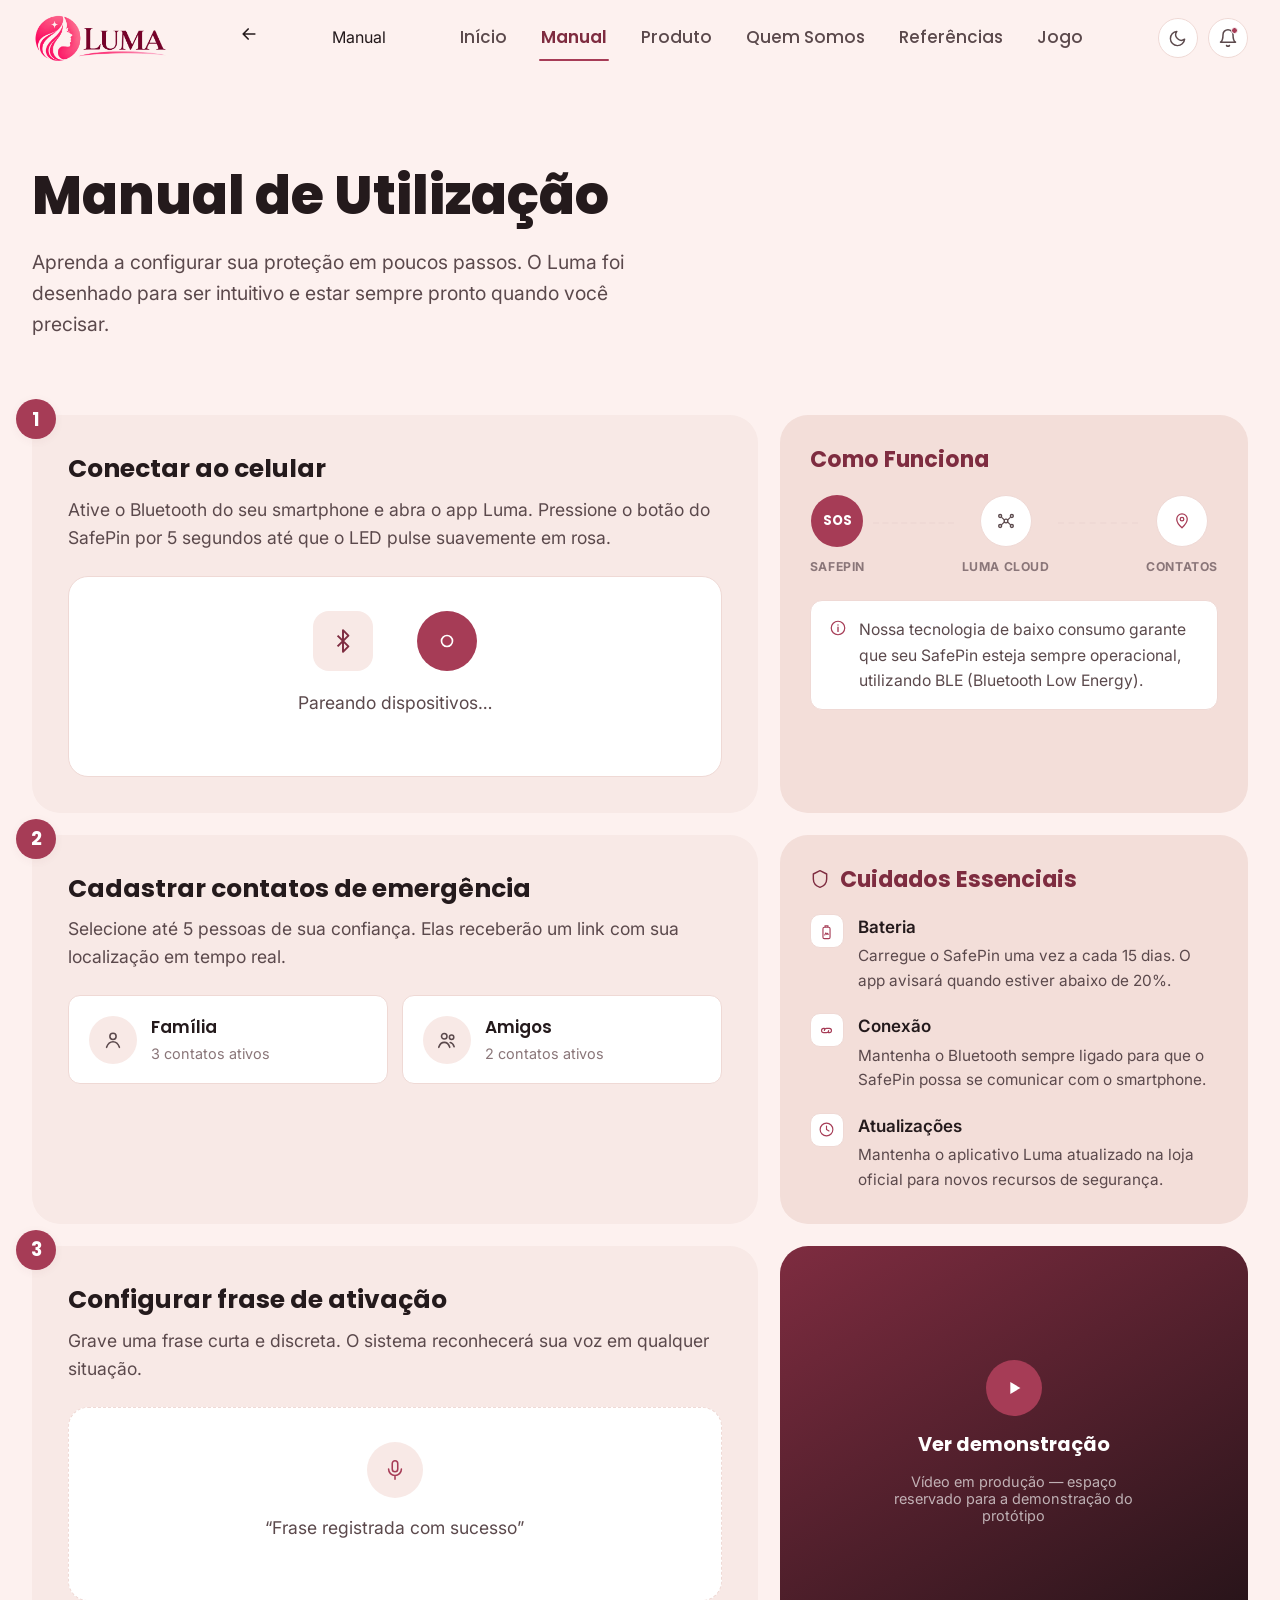
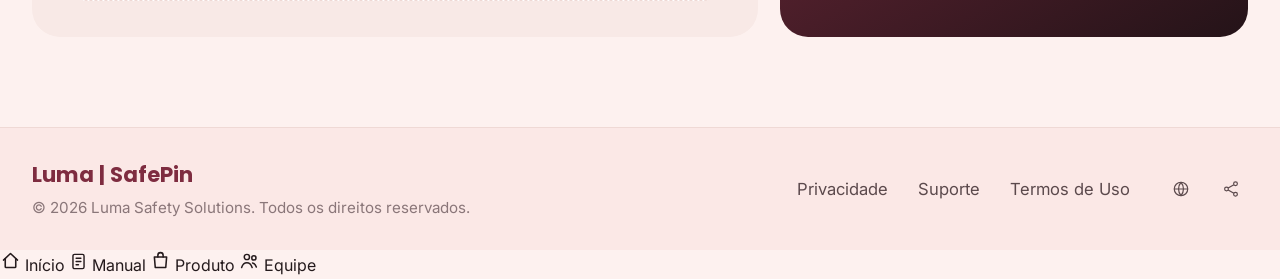
<file: manual/manual.html>
<!DOCTYPE html>
<html lang="pt-BR">
<head>
<meta charset="UTF-8">
<script>document.documentElement.classList.add('js-enabled');</script>
<script>
  // Aplica o tema salvo antes da página pintar, pra não piscar claro->escuro.
  try {
    var savedTheme = localStorage.getItem('luma-theme');
    var prefersDark = window.matchMedia && window.matchMedia('(prefers-color-scheme: dark)').matches;
    if (savedTheme === 'dark' || (!savedTheme && prefersDark)) {
      document.documentElement.setAttribute('data-theme', 'dark');
    }
  } catch (e) {}
</script>
<meta name="viewport" content="width=device-width, initial-scale=1.0">
<title>Manual de Utilização | Luma SafePin</title>
<meta name="description" content="Aprenda a configurar o SafePin em poucos passos: pareamento, contatos de emergência e frase de ativação por voz.">
<link rel="icon" href="img/logo-icon.png">
<link rel="preconnect" href="https://fonts.googleapis.com">
<link rel="preconnect" href="https://fonts.gstatic.com" crossorigin>
<link href="https://fonts.googleapis.com/css2?family=Poppins:wght@500;600;700;800&family=Inter:wght@400;500;600;700&display=swap" rel="stylesheet">
<link rel="stylesheet" href="manual.css">
</head>
<body>

<a class="skip-link" href="#main">Pular para o conteúdo</a>

<!-- HEADER -->
<header class="site-header" id="siteHeader">
  <div class="wrap header-inner">
      <a href="../index.html" class="logo" aria-label="Luma, página inicial">
      <img src="img/logo.png" alt="Luma" class="logo-img">
    </a>
    <a href="../index.html" class="mobile-back" aria-label="Voltar para o Início">
      <svg width="20" height="20" viewBox="0 0 24 24" fill="none"><path d="M19 12H5M11 6l-6 6 6 6" stroke="currentColor" stroke-width="2" stroke-linecap="round" stroke-linejoin="round"/></svg>
    </a>
    <span class="mobile-page-title">Manual</span>
    <nav class="main-nav" id="mainNav" aria-label="Navegação principal">
      <ul>
        <li><a href="../index.html">Início</a></li>
        <li><a href="../manual/manual.html" class="active" aria-current="page">Manual</a></li>
        <li><a href="../produto/produto.html">Produto</a></li>
        <li><a href="../quemsomos/quemsomos.html">Quem Somos</a></li>
        <li><a href="../referencias/referencias.html">Referências</a></li>
        <li><a href="../jogo/jogo.html">Jogo</a></li>
      </ul>
    </nav>

    <div class="header-actions">

      <button class="icon-btn theme-toggle" id="themeToggleBtn" aria-label="Alternar modo escuro" aria-pressed="false">
        <svg class="icon-moon" width="19" height="19" viewBox="0 0 24 24" fill="none" aria-hidden="true"><path d="M21 12.8A9 9 0 1111.2 3 7 7 0 0021 12.8z" stroke="currentColor" stroke-width="1.8" stroke-linejoin="round"/></svg>
        <svg class="icon-sun" width="19" height="19" viewBox="0 0 24 24" fill="none" aria-hidden="true"><circle cx="12" cy="12" r="4.2" stroke="currentColor" stroke-width="1.8"/><path d="M12 2.5v2.5M12 19v2.5M4.9 4.9l1.8 1.8M17.3 17.3l1.8 1.8M2.5 12H5M19 12h2.5M4.9 19.1l1.8-1.8M17.3 6.7l1.8-1.8" stroke="currentColor" stroke-width="1.8" stroke-linecap="round"/></svg>
      </button>

      <div class="icon-menu">
        <button class="icon-btn" id="bellBtn" aria-haspopup="true" aria-expanded="false" aria-label="Notificações">
          <svg width="20" height="20" viewBox="0 0 24 24" fill="none" aria-hidden="true"><path d="M18 8a6 6 0 10-12 0c0 7-3 9-3 9h18s-3-2-3-9" stroke="currentColor" stroke-width="1.8" stroke-linecap="round" stroke-linejoin="round"/><path d="M13.73 21a2 2 0 01-3.46 0" stroke="currentColor" stroke-width="1.8" stroke-linecap="round" stroke-linejoin="round"/></svg>
          <span class="dot" aria-hidden="true"></span>
        </button>
        <div class="dropdown" id="bellDropdown" role="menu">
          <p class="dropdown-title">Notificações</p>
          <div class="notif-item">
            <span class="notif-dot"></span>
            <div>
              <strong>Check-in confirmado</strong>
              <p>Você chegou em casa com segurança às 22h14.</p>
            </div>
          </div>
          <div class="notif-item">
            <span class="notif-dot muted"></span>
            <div>
              <strong>Contato adicionado</strong>
              <p>Beatriz Soares agora é sua contato de confiança.</p>
            </div>
          </div>
          <div class="notif-item">
            <span class="notif-dot muted"></span>
            <div>
              <strong>Bateria do SafePin</strong>
              <p>78% — dura cerca de 4 dias no seu ritmo de uso.</p>
            </div>
          </div>
        </div>
      </div>

      <button class="hamburger" id="hamburgerBtn" aria-label="Abrir menu" aria-expanded="false" aria-controls="mainNav">
        <span></span><span></span><span></span>
      </button>
    </div>
  </div>
</header>

<main id="main">

  <!-- HERO -->
  <section class="manual-hero">
    <div class="wrap" data-reveal>
      <h1>Manual de Utilização</h1>
      <p>Aprenda a configurar sua proteção em poucos passos. O Luma foi desenhado para ser
        intuitivo e estar sempre pronto quando você precisar.</p>
    </div>
  </section>

  <!-- PASSOS -->
  <section class="steps">
    <div class="wrap steps-grid">

      <!-- Passo 1 -->
      <article class="step-card" data-reveal>
        <span class="step-number">1</span>
        <h2>Conectar ao celular</h2>
        <p>Ative o Bluetooth do seu smartphone e abra o app Luma. Pressione o botão do SafePin
          por 5 segundos até que o LED pulse suavemente em rosa.</p>

        <div class="step-illustration pairing-illustration">
          <div class="pairing-row">
            <span class="pairing-icon">
              <svg width="26" height="26" viewBox="0 0 24 24" fill="none"><path d="M7 7l10 10-5 5V2l5 5L7 17" stroke="currentColor" stroke-width="1.8" stroke-linejoin="round"/></svg>
            </span>
            <span class="pairing-dot">
              <svg width="22" height="22" viewBox="0 0 24 24" fill="none"><circle cx="12" cy="12" r="6" stroke="currentColor" stroke-width="1.8"/></svg>
            </span>
          </div>
          <p class="pairing-caption">Pareando dispositivos&hellip;</p>
        </div>
      </article>

      <!-- Como funciona -->
      <aside class="side-card how-it-works" data-reveal>
        <h2>Como Funciona</h2>
        <div class="flow-diagram">
          <div class="flow-step">
            <span class="flow-icon flow-icon--wine">SOS</span>
            <small>SAFEPIN</small>
          </div>
          <span class="flow-line" aria-hidden="true"></span>
          <div class="flow-step">
            <span class="flow-icon">
              <svg width="20" height="20" viewBox="0 0 24 24" fill="none"><circle cx="12" cy="12" r="2.2" stroke="currentColor" stroke-width="1.6"/><circle cx="5" cy="6" r="1.8" stroke="currentColor" stroke-width="1.6"/><circle cx="19" cy="6" r="1.8" stroke="currentColor" stroke-width="1.6"/><circle cx="5" cy="18" r="1.8" stroke="currentColor" stroke-width="1.6"/><circle cx="19" cy="18" r="1.8" stroke="currentColor" stroke-width="1.6"/><path d="M9.9 10.7L6.5 7.4M14.1 10.7l3.4-3.3M9.9 13.3l-3.4 3.3M14.1 13.3l3.4 3.3" stroke="currentColor" stroke-width="1.5"/></svg>
            </span>
            <small>LUMA CLOUD</small>
          </div>
          <span class="flow-line" aria-hidden="true"></span>
          <div class="flow-step">
            <span class="flow-icon flow-icon--light">
              <svg width="18" height="18" viewBox="0 0 24 24" fill="none"><path d="M12 21s7-6.2 7-11.5A7 7 0 005 9.5C5 14.8 12 21 12 21z" stroke="currentColor" stroke-width="1.7" stroke-linejoin="round"/><circle cx="12" cy="9.5" r="2.4" stroke="currentColor" stroke-width="1.7"/></svg>
            </span>
            <small>CONTATOS</small>
          </div>
        </div>
        <div class="info-box">
          <svg width="18" height="18" viewBox="0 0 24 24" fill="none" aria-hidden="true"><circle cx="12" cy="12" r="9" stroke="currentColor" stroke-width="1.6"/><path d="M12 11v5.5M12 8v.01" stroke="currentColor" stroke-width="1.8" stroke-linecap="round"/></svg>
          <p>Nossa tecnologia de baixo consumo garante que seu SafePin esteja sempre operacional,
            utilizando BLE (Bluetooth Low Energy).</p>
        </div>
      </aside>

      <!-- Passo 2 -->
      <article class="step-card" data-reveal>
        <span class="step-number">2</span>
        <h2>Cadastrar contatos de emergência</h2>
        <p>Selecione até 5 pessoas de sua confiança. Elas receberão um link com sua localização
          em tempo real.</p>

        <div class="contact-grid">
          <div class="contact-chip">
            <span class="contact-chip-icon">
              <svg width="22" height="22" viewBox="0 0 24 24" fill="none"><circle cx="12" cy="8" r="3.4" stroke="currentColor" stroke-width="1.7"/><path d="M5 20c1.4-4 4-6 7-6s5.6 2 7 6" stroke="currentColor" stroke-width="1.7" stroke-linecap="round"/></svg>
            </span>
            <div>
              <strong>Família</strong>
              <span>3 contatos ativos</span>
            </div>
          </div>
          <div class="contact-chip">
            <span class="contact-chip-icon">
              <svg width="22" height="22" viewBox="0 0 24 24" fill="none"><circle cx="9" cy="8" r="3" stroke="currentColor" stroke-width="1.7"/><circle cx="17" cy="9" r="2.4" stroke="currentColor" stroke-width="1.7"/><path d="M3 20c1.2-3.6 3.4-5.4 6-5.4s4.8 1.8 6 5.4M15.5 14.8c2 .3 3.4 1.9 4.3 4.6" stroke="currentColor" stroke-width="1.7" stroke-linecap="round"/></svg>
            </span>
            <div>
              <strong>Amigos</strong>
              <span>2 contatos ativos</span>
            </div>
          </div>
        </div>
      </article>

      <!-- Cuidados essenciais -->
      <aside class="side-card care-card" data-reveal>
        <h2>
          <svg width="20" height="20" viewBox="0 0 24 24" fill="none" aria-hidden="true"><path d="M12 2l8 4v6c0 5-3.5 8.5-8 10-4.5-1.5-8-5-8-10V6l8-4z" stroke="currentColor" stroke-width="1.7" stroke-linejoin="round"/></svg>
          Cuidados Essenciais
        </h2>

        <div class="care-item">
          <span class="care-icon">
            <svg width="17" height="17" viewBox="0 0 24 24" fill="none"><rect x="7" y="6" width="10" height="16" rx="2" stroke="currentColor" stroke-width="1.6"/><path d="M10 6V4h4v2" stroke="currentColor" stroke-width="1.6"/><path d="M9.5 17l1.5-3 1.5 2 1-1.5 1 1.5" stroke="currentColor" stroke-width="1.5" stroke-linecap="round" stroke-linejoin="round"/></svg>
          </span>
          <div>
            <strong>Bateria</strong>
            <p>Carregue o SafePin uma vez a cada 15 dias. O app avisará quando estiver abaixo de 20%.</p>
          </div>
        </div>

        <div class="care-item">
          <span class="care-icon">
            <svg width="17" height="17" viewBox="0 0 24 24" fill="none"><path d="M9 12a3 3 0 013-3h4a3 3 0 010 6h-1M15 12a3 3 0 01-3 3H8a3 3 0 010-6h1" stroke="currentColor" stroke-width="1.6" stroke-linecap="round"/></svg>
          </span>
          <div>
            <strong>Conexão</strong>
            <p>Mantenha o Bluetooth sempre ligado para que o SafePin possa se comunicar com o smartphone.</p>
          </div>
        </div>

        <div class="care-item">
          <span class="care-icon">
            <svg width="17" height="17" viewBox="0 0 24 24" fill="none"><circle cx="12" cy="12" r="9" stroke="currentColor" stroke-width="1.6"/><path d="M12 7v5l3.5 2" stroke="currentColor" stroke-width="1.6" stroke-linecap="round" stroke-linejoin="round"/></svg>
          </span>
          <div>
            <strong>Atualizações</strong>
            <p>Mantenha o aplicativo Luma atualizado na loja oficial para novos recursos de segurança.</p>
          </div>
        </div>
      </aside>

      <!-- Passo 3 -->
      <article class="step-card" data-reveal>
        <span class="step-number">3</span>
        <h2>Configurar frase de ativação</h2>
        <p>Grave uma frase curta e discreta. O sistema reconhecerá sua voz em qualquer situação.</p>

        <div class="step-illustration voice-illustration">
          <span class="voice-icon">
            <svg width="22" height="22" viewBox="0 0 24 24" fill="none"><rect x="9" y="2" width="6" height="12" rx="3" stroke="currentColor" stroke-width="1.7"/><path d="M5 11a7 7 0 0014 0M12 18v4" stroke="currentColor" stroke-width="1.7" stroke-linecap="round"/></svg>
          </span>
          <p class="voice-caption">&ldquo;Frase registrada com sucesso&rdquo;</p>
        </div>
      </article>

      <!-- Vídeo demonstrativo -->
      <aside class="side-card video-card" data-reveal>
        <button class="video-placeholder" type="button" aria-label="Ver vídeo de demonstração (em breve)">
          <span class="video-play">
            <svg width="22" height="22" viewBox="0 0 24 24" fill="none"><path d="M8 5.5v13l11-6.5-11-6.5z" fill="currentColor"/></svg>
          </span>
          <span class="video-label">Ver demonstração</span>
          <span class="video-note">Vídeo em produção — espaço reservado para a demonstração do protótipo</span>
        </button>
      </aside>

    </div>
  </section>

</main>

<!-- FOOTER -->
<footer class="site-footer">
  <div class="wrap footer-inner">
    <div>
      <p class="footer-brand">Luma | SafePin</p>
      <p class="footer-copy">© 2026 Luma Safety Solutions. Todos os direitos reservados.</p>
    </div>
    <div class="footer-right">
      <nav aria-label="Links do rodapé">
        <a href="#">Privacidade</a>
        <a href="#">Suporte</a>
        <a href="#">Termos de Uso</a>
      </nav>
      <div class="footer-social">
        <a href="#" aria-label="Site em outro idioma">
          <svg width="18" height="18" viewBox="0 0 24 24" fill="none"><circle cx="12" cy="12" r="9" stroke="currentColor" stroke-width="1.6"/><path d="M3 12h18M12 3a14 14 0 010 18M12 3a14 14 0 000 18" stroke="currentColor" stroke-width="1.6"/></svg>
        </a>
        <a href="#" aria-label="Compartilhar">
          <svg width="18" height="18" viewBox="0 0 24 24" fill="none"><circle cx="18" cy="5" r="2.5" stroke="currentColor" stroke-width="1.6"/><circle cx="6" cy="12" r="2.5" stroke="currentColor" stroke-width="1.6"/><circle cx="18" cy="19" r="2.5" stroke="currentColor" stroke-width="1.6"/><path d="M8.2 10.8L15.8 6.2M8.2 13.2l7.6 4.6" stroke="currentColor" stroke-width="1.6"/></svg>
        </a>
      </div>
    </div>
  </div>
</footer>
<nav class="mobile-tabbar" aria-label="Navegação rápida">
  <a href="../index.html">
    <svg width="21" height="21" viewBox="0 0 24 24" fill="none" aria-hidden="true"><path d="M4 11.5L12 4l8 7.5" stroke="currentColor" stroke-width="1.8" stroke-linecap="round" stroke-linejoin="round"/><path d="M6 10v9a1 1 0 001 1h10a1 1 0 001-1v-9" stroke="currentColor" stroke-width="1.8" stroke-linecap="round" stroke-linejoin="round"/></svg>
    <span>Início</span>
  </a>
  <a href="../manual/manual.html" class="active" aria-current="page">
    <span class="tab-pill">
      <svg width="19" height="19" viewBox="0 0 24 24" fill="none" aria-hidden="true"><rect x="5" y="3" width="14" height="18" rx="2" stroke="currentColor" stroke-width="1.8"/><path d="M9 8h6M9 12h6M9 16h3" stroke="currentColor" stroke-width="1.8" stroke-linecap="round"/></svg>
      <span>Manual</span>
    </span>
  </a>
  <a href="../produto/produto.html">
    <svg width="21" height="21" viewBox="0 0 24 24" fill="none" aria-hidden="true"><path d="M5 8h14l-1 12H6L5 8z" stroke="currentColor" stroke-width="1.8" stroke-linejoin="round"/><path d="M9 8V6a3 3 0 016 0v2" stroke="currentColor" stroke-width="1.8" stroke-linecap="round"/></svg>
    <span>Produto</span>
  </a>
  <a href="../quemsomos/quemsomos.html">
    <svg width="21" height="21" viewBox="0 0 24 24" fill="none" aria-hidden="true"><circle cx="9" cy="8" r="3" stroke="currentColor" stroke-width="1.7"/><circle cx="17" cy="9" r="2.4" stroke="currentColor" stroke-width="1.7"/><path d="M3 20c1.2-3.6 3.4-5.4 6-5.4s4.8 1.8 6 5.4M15.5 14.8c2 .3 3.4 1.9 4.3 4.6" stroke="currentColor" stroke-width="1.7" stroke-linecap="round"/></svg>
    <span>Equipe</span>
  </a>
</nav> 
<button class="scroll-top" id="scrollTopBtn" aria-label="Voltar ao topo">
  <svg width="18" height="18" viewBox="0 0 24 24" fill="none"><path d="M12 19V5M5 12l7-7 7 7" stroke="currentColor" stroke-width="2" stroke-linecap="round" stroke-linejoin="round"/></svg>
</button>



<script src="manual.js"></script>
</body>
</html>
</file>
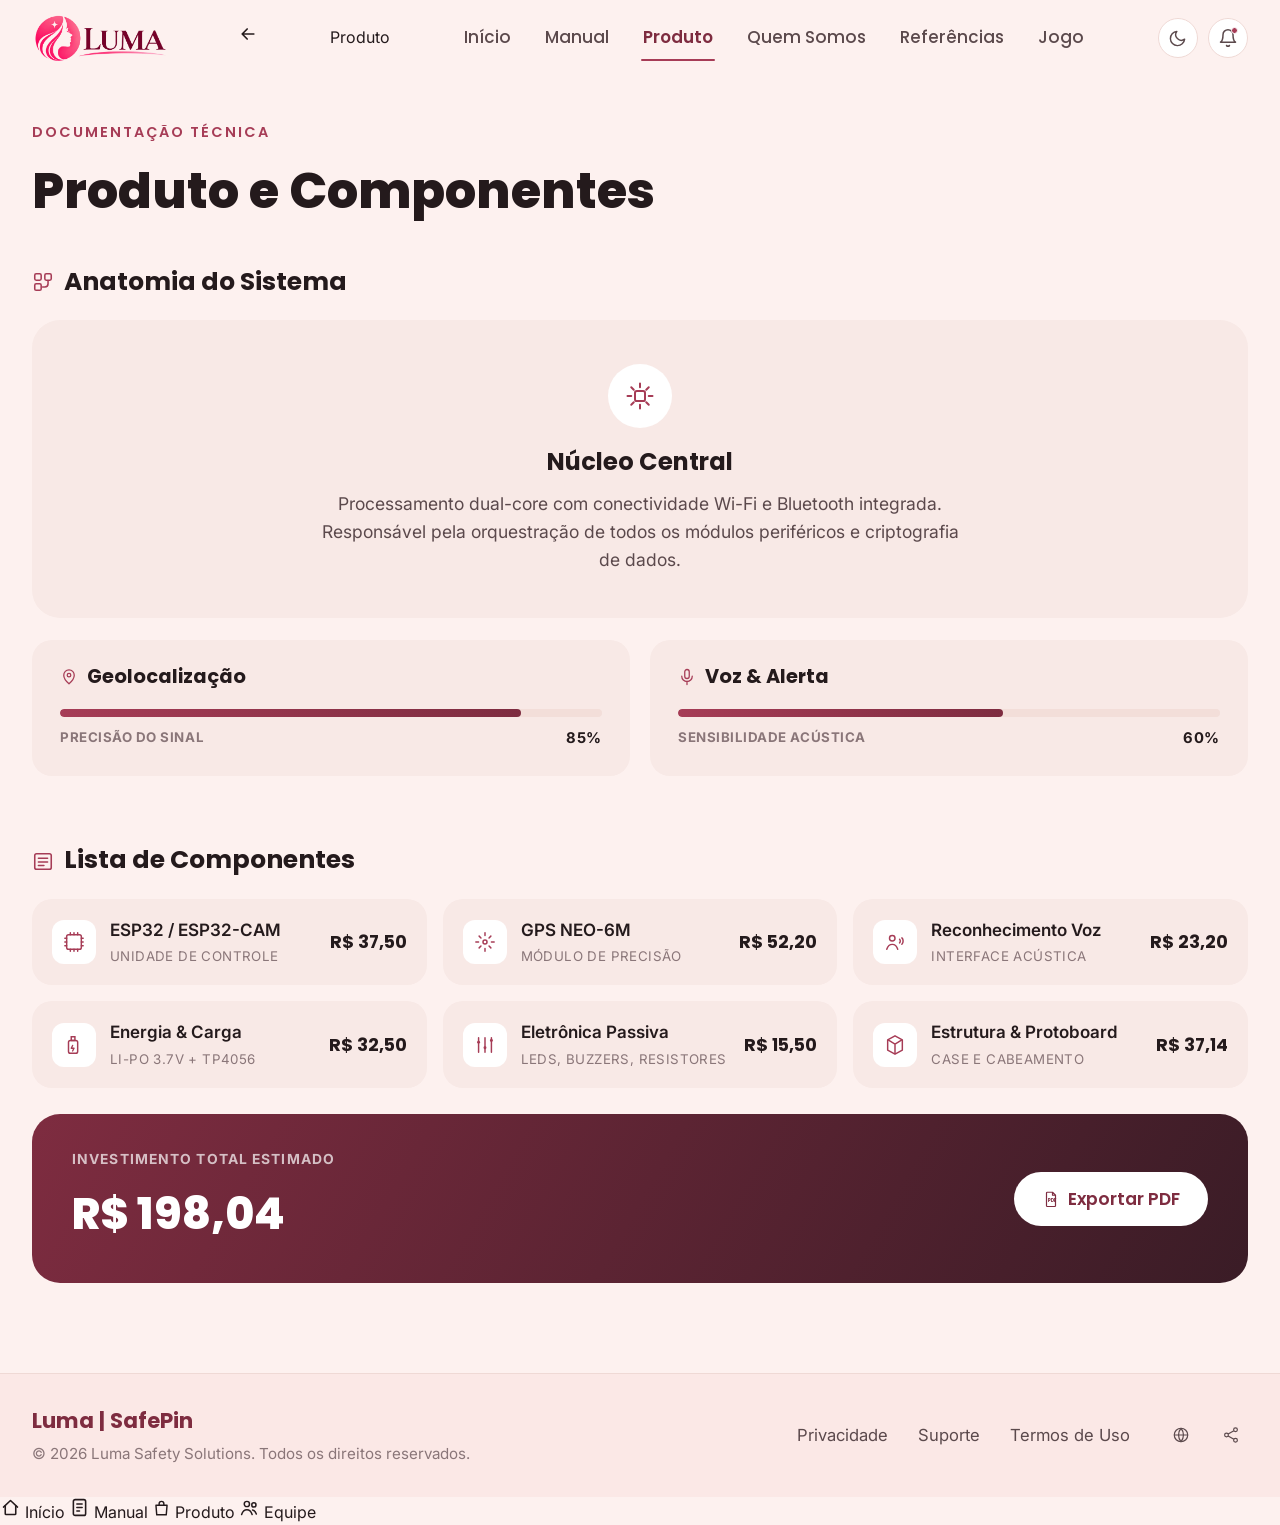
<file: produto/produto.html>
<!DOCTYPE html>
<html lang="pt-BR">
<head>
<meta charset="UTF-8">
<script>document.documentElement.classList.add('js-enabled');</script>
<script>
  try {
    var savedTheme = localStorage.getItem('luma-theme');
    var prefersDark = window.matchMedia && window.matchMedia('(prefers-color-scheme: dark)').matches;
    if (savedTheme === 'dark' || (!savedTheme && prefersDark)) {
      document.documentElement.setAttribute('data-theme', 'dark');
    }
  } catch (e) {}
</script>
<meta name="viewport" content="width=device-width, initial-scale=1.0">
<title>Produto e Componentes | Luma SafePin</title>
<meta name="description" content="Documentação técnica do SafePin: anatomia do sistema, lista de componentes e investimento total estimado.">
<link rel="icon" href="img/logo-icon.png">
<link rel="preconnect" href="https://fonts.googleapis.com">
<link rel="preconnect" href="https://fonts.gstatic.com" crossorigin>
<link href="https://fonts.googleapis.com/css2?family=Poppins:wght@500;600;700;800&family=Inter:wght@400;500;600;700&display=swap" rel="stylesheet">
<link rel="stylesheet" href="produto.css">
</head>
<body>

<a class="skip-link" href="#main">Pular para o conteúdo</a>

<!-- HEADER -->
<header class="site-header" id="siteHeader">
  <div class="wrap header-inner">
      <a href="../index.html" class="logo" aria-label="Luma, página inicial">
      <img src="img/logo.png" alt="Luma" class="logo-img">
    </a>
     <a href="../index.html" class="mobile-back" aria-label="Voltar para o Início">
      <svg width="20" height="20" viewBox="0 0 24 24" fill="none"><path d="M19 12H5M11 6l-6 6 6 6" stroke="currentColor" stroke-width="2" stroke-linecap="round" stroke-linejoin="round"/></svg>
    </a>
    <span class="mobile-page-title">Produto</span>
    <nav class="main-nav" id="mainNav" aria-label="Navegação principal">
      <ul>
        <li><a href="../index.html">Início</a></li>
        <li><a href="../manual/manual.html">Manual</a></li>
        <li><a href="produto.html" class="active" aria-current="page">Produto</a></li>
        <li><a href="../quemsomos/quemsomos.html">Quem Somos</a></li>
        <li><a href="../referencias/referencias.html">Referências</a></li>
        <li><a href="../jogo/jogo.html">Jogo</a></li>
      </ul>
    </nav>

    <div class="header-actions">

      <button class="icon-btn theme-toggle" id="themeToggleBtn" aria-label="Alternar modo escuro" aria-pressed="false">
        <svg class="icon-moon" width="19" height="19" viewBox="0 0 24 24" fill="none" aria-hidden="true"><path d="M21 12.8A9 9 0 1111.2 3 7 7 0 0021 12.8z" stroke="currentColor" stroke-width="1.8" stroke-linejoin="round"/></svg>
        <svg class="icon-sun" width="19" height="19" viewBox="0 0 24 24" fill="none" aria-hidden="true"><circle cx="12" cy="12" r="4.2" stroke="currentColor" stroke-width="1.8"/><path d="M12 2.5v2.5M12 19v2.5M4.9 4.9l1.8 1.8M17.3 17.3l1.8 1.8M2.5 12H5M19 12h2.5M4.9 19.1l1.8-1.8M17.3 6.7l1.8-1.8" stroke="currentColor" stroke-width="1.8" stroke-linecap="round"/></svg>
      </button>

      <div class="icon-menu">
        <button class="icon-btn" id="bellBtn" aria-haspopup="true" aria-expanded="false" aria-label="Notificações">
          <svg width="20" height="20" viewBox="0 0 24 24" fill="none" aria-hidden="true"><path d="M18 8a6 6 0 10-12 0c0 7-3 9-3 9h18s-3-2-3-9" stroke="currentColor" stroke-width="1.8" stroke-linecap="round" stroke-linejoin="round"/><path d="M13.73 21a2 2 0 01-3.46 0" stroke="currentColor" stroke-width="1.8" stroke-linecap="round" stroke-linejoin="round"/></svg>
          <span class="dot" aria-hidden="true"></span>
        </button>
        <div class="dropdown" id="bellDropdown" role="menu">
          <p class="dropdown-title">Notificações</p>
          <div class="notif-item">
            <span class="notif-dot"></span>
            <div>
              <strong>Check-in confirmado</strong>
              <p>Você chegou em casa com segurança às 22h14.</p>
            </div>
          </div>
          <div class="notif-item">
            <span class="notif-dot muted"></span>
            <div>
              <strong>Contato adicionado</strong>
              <p>Beatriz Soares agora é sua contato de confiança.</p>
            </div>
          </div>
          <div class="notif-item">
            <span class="notif-dot muted"></span>
            <div>
              <strong>Bateria do SafePin</strong>
              <p>78% — dura cerca de 4 dias no seu ritmo de uso.</p>
            </div>
          </div>
        </div>
      </div>

      <button class="hamburger" id="hamburgerBtn" aria-label="Abrir menu" aria-expanded="false" aria-controls="mainNav">
        <span></span><span></span><span></span>
      </button>
    </div>
  </div>
</header>

<main id="main">

  <div class="wrap">
    <!-- Cabeçalho da página -->
    <div class="product-hero" data-reveal>
      <div>
        <p class="eyebrow">Documentação técnica</p>
        <h1>Produto e Componentes</h1>
      </div>
    </div>
  </div>

  <!-- ANATOMIA DO SISTEMA -->
  <section class="anatomy">
    <div class="wrap">
      <h2 class="section-title" data-reveal>
        <svg width="22" height="22" viewBox="0 0 24 24" fill="none" aria-hidden="true"><rect x="3" y="3" width="7" height="7" rx="1.5" stroke="currentColor" stroke-width="1.7"/><rect x="14" y="3" width="7" height="7" rx="1.5" stroke="currentColor" stroke-width="1.7"/><rect x="3" y="14" width="7" height="7" rx="1.5" stroke="currentColor" stroke-width="1.7"/><path d="M17.5 10v4M17.5 14a3.5 3.5 0 01-3.5 3.5h-3" stroke="currentColor" stroke-width="1.7"/></svg>
        Anatomia do Sistema
      </h2>

      <div class="core-card" data-reveal>
        <span class="core-icon">
          <svg width="30" height="30" viewBox="0 0 24 24" fill="none"><rect x="8" y="8" width="8" height="8" rx="1.5" stroke="currentColor" stroke-width="1.6"/><path d="M12 2v3M12 19v3M2 12h3M19 12h3M5 5l2 2M17 17l2 2M19 5l-2 2M7 17l-2 2" stroke="currentColor" stroke-width="1.6" stroke-linecap="round"/></svg>
        </span>
        <h3>Núcleo Central</h3>
        <p>Processamento dual-core com conectividade Wi-Fi e Bluetooth integrada. Responsável
          pela orquestração de todos os módulos periféricos e criptografia de dados.</p>
      </div>

      <div class="stat-grid">
        <div class="stat-card" data-reveal>
          <h3>
            <svg width="18" height="18" viewBox="0 0 24 24" fill="none"><path d="M12 21s7-6.2 7-11.5A7 7 0 005 9.5C5 14.8 12 21 12 21z" stroke="currentColor" stroke-width="1.7" stroke-linejoin="round"/><circle cx="12" cy="9.5" r="2.4" stroke="currentColor" stroke-width="1.7"/></svg>
            Geolocalização
          </h3>
          <div class="progress-track"><span class="progress-fill" style="width:85%"></span></div>
          <div class="progress-label">
            <span>Precisão do sinal</span>
            <strong>85%</strong>
          </div>
        </div>

        <div class="stat-card" data-reveal>
          <h3>
            <svg width="18" height="18" viewBox="0 0 24 24" fill="none"><rect x="9" y="2" width="6" height="12" rx="3" stroke="currentColor" stroke-width="1.7"/><path d="M5 11a7 7 0 0014 0M12 18v4" stroke="currentColor" stroke-width="1.7" stroke-linecap="round"/></svg>
            Voz &amp; Alerta
          </h3>
          <div class="progress-track"><span class="progress-fill" style="width:60%"></span></div>
          <div class="progress-label">
            <span>Sensibilidade acústica</span>
            <strong>60%</strong>
          </div>
        </div>
      </div>
    </div>
  </section>

  <!-- LISTA DE COMPONENTES -->
  <section class="components">
    <div class="wrap">
      <h2 class="section-title" data-reveal>
        <svg width="22" height="22" viewBox="0 0 24 24" fill="none" aria-hidden="true"><rect x="3" y="4" width="18" height="17" rx="2" stroke="currentColor" stroke-width="1.7"/><path d="M7 9h10M7 13h10M7 17h6" stroke="currentColor" stroke-width="1.7" stroke-linecap="round"/></svg>
        Lista de Componentes
      </h2>

      <div class="component-grid" id="componentGrid" data-reveal>
        <article class="component-card" data-price="37.50">
          <span class="component-icon">
            <svg width="22" height="22" viewBox="0 0 24 24" fill="none"><rect x="4" y="4" width="16" height="16" rx="2" stroke="currentColor" stroke-width="1.6"/><path d="M8 4V2M12 4V2M16 4V2M8 22v-2M12 22v-2M16 22v-2M4 8H2M4 12H2M4 16H2M22 8h-2M22 12h-2M22 16h-2" stroke="currentColor" stroke-width="1.6" stroke-linecap="round"/></svg>
          </span>
          <div class="component-info">
            <strong>ESP32 / ESP32-CAM</strong>
            <span>Unidade de controle</span>
          </div>
          <span class="component-price">R$ 37,50</span>
        </article>

        <article class="component-card" data-price="52.20">
          <span class="component-icon">
            <svg width="22" height="22" viewBox="0 0 24 24" fill="none"><circle cx="12" cy="12" r="2.2" stroke="currentColor" stroke-width="1.6"/><path d="M12 2v3M12 19v3M2 12h3M19 12h3M5.6 5.6l2 2M16.4 16.4l2 2M18.4 5.6l-2 2M7.6 16.4l-2 2" stroke="currentColor" stroke-width="1.6" stroke-linecap="round"/></svg>
          </span>
          <div class="component-info">
            <strong>GPS NEO-6M</strong>
            <span>Módulo de precisão</span>
          </div>
          <span class="component-price">R$ 52,20</span>
        </article>

        <article class="component-card" data-price="23.20">
          <span class="component-icon">
            <svg width="22" height="22" viewBox="0 0 24 24" fill="none"><circle cx="9" cy="8" r="3" stroke="currentColor" stroke-width="1.6"/><path d="M3 20c1.2-3.6 3.4-5.4 6-5.4s4.8 1.8 6 5.4" stroke="currentColor" stroke-width="1.6" stroke-linecap="round"/><path d="M17 9c1 .8 1 3.2 0 4M19.5 7.5c1.8 1.6 1.8 5.4 0 7" stroke="currentColor" stroke-width="1.6" stroke-linecap="round"/></svg>
          </span>
          <div class="component-info">
            <strong>Reconhecimento Voz</strong>
            <span>Interface acústica</span>
          </div>
          <span class="component-price">R$ 23,20</span>
        </article>

        <article class="component-card" data-price="32.50">
          <span class="component-icon">
            <svg width="22" height="22" viewBox="0 0 24 24" fill="none"><rect x="6" y="7" width="10" height="14" rx="2" stroke="currentColor" stroke-width="1.6"/><path d="M9 3h4v4H9z" stroke="currentColor" stroke-width="1.6"/><path d="M10.5 12.5L9 15.5h3L10.5 18.5" stroke="currentColor" stroke-width="1.5" stroke-linecap="round" stroke-linejoin="round"/></svg>
          </span>
          <div class="component-info">
            <strong>Energia &amp; Carga</strong>
            <span>Li-Po 3.7V + TP4056</span>
          </div>
          <span class="component-price">R$ 32,50</span>
        </article>

        <article class="component-card" data-price="15.50">
          <span class="component-icon">
            <svg width="22" height="22" viewBox="0 0 24 24" fill="none"><path d="M5 4v16M12 4v16M19 4v16" stroke="currentColor" stroke-width="1.6" stroke-linecap="round"/><circle cx="5" cy="9" r="1.6" fill="currentColor"/><circle cx="12" cy="15" r="1.6" fill="currentColor"/><circle cx="19" cy="7" r="1.6" fill="currentColor"/></svg>
          </span>
          <div class="component-info">
            <strong>Eletrônica Passiva</strong>
            <span>LEDs, buzzers, resistores</span>
          </div>
          <span class="component-price">R$ 15,50</span>
        </article>

        <article class="component-card" data-price="37.14">
          <span class="component-icon">
            <svg width="22" height="22" viewBox="0 0 24 24" fill="none"><path d="M12 2l8 4.5v11L12 22l-8-4.5v-11L12 2z" stroke="currentColor" stroke-width="1.6" stroke-linejoin="round"/><path d="M4.5 6.5L12 11l7.5-4.5M12 11v10.5" stroke="currentColor" stroke-width="1.6" stroke-linejoin="round"/></svg>
          </span>
          <div class="component-info">
            <strong>Estrutura &amp; Protoboard</strong>
            <span>Case e cabeamento</span>
          </div>
          <span class="component-price">R$ 37,14</span>
        </article>
      </div>

      <!-- Total -->
      <div class="total-banner" data-reveal>
        <div>
          <p class="total-label">Investimento total estimado</p>
          <p class="total-value" id="totalValue">R$ 198,04</p>
        </div>
        <button class="btn btn-light" id="exportPdfBtn" type="button">
          <svg width="18" height="18" viewBox="0 0 24 24" fill="none"><path d="M7 3h7l4 4v14a1 1 0 01-1 1H7a1 1 0 01-1-1V4a1 1 0 011-1z" stroke="currentColor" stroke-width="1.6" stroke-linejoin="round"/><path d="M14 3v4h4" stroke="currentColor" stroke-width="1.6" stroke-linejoin="round"/><text x="7.4" y="16.5" font-family="Poppins, sans-serif" font-size="6" font-weight="700" fill="currentColor">PDF</text></svg>
          Exportar PDF
        </button>
      </div>
    </div>
  </section>

</main>

<!-- FOOTER -->
<footer class="site-footer">
  <div class="wrap footer-inner">
    <div>
      <p class="footer-brand">Luma | SafePin</p>
      <p class="footer-copy">© 2026 Luma Safety Solutions. Todos os direitos reservados.</p>
    </div>
    <div class="footer-right">
      <nav aria-label="Links do rodapé">
        <a href="#">Privacidade</a>
        <a href="#">Suporte</a>
        <a href="#">Termos de Uso</a>
      </nav>
      <div class="footer-social">
        <a href="#" aria-label="Site em outro idioma">
          <svg width="18" height="18" viewBox="0 0 24 24" fill="none"><circle cx="12" cy="12" r="9" stroke="currentColor" stroke-width="1.6"/><path d="M3 12h18M12 3a14 14 0 010 18M12 3a14 14 0 000 18" stroke="currentColor" stroke-width="1.6"/></svg>
        </a>
        <a href="#" aria-label="Compartilhar">
          <svg width="18" height="18" viewBox="0 0 24 24" fill="none"><circle cx="18" cy="5" r="2.5" stroke="currentColor" stroke-width="1.6"/><circle cx="6" cy="12" r="2.5" stroke="currentColor" stroke-width="1.6"/><circle cx="18" cy="19" r="2.5" stroke="currentColor" stroke-width="1.6"/><path d="M8.2 10.8L15.8 6.2M8.2 13.2l7.6 4.6" stroke="currentColor" stroke-width="1.6"/></svg>
        </a>
      </div>
    </div>
  </div>
</footer>

<button class="scroll-top" id="scrollTopBtn" aria-label="Voltar ao topo">
  <svg width="18" height="18" viewBox="0 0 24 24" fill="none"><path d="M12 19V5M5 12l7-7 7 7" stroke="currentColor" stroke-width="2" stroke-linecap="round" stroke-linejoin="round"/></svg>
</button>

<nav class="mobile-tabbar" aria-label="Navegação rápida">
  <a href="../index.html">
    <svg width="21" height="21" viewBox="0 0 24 24" fill="none" aria-hidden="true"><path d="M4 11.5L12 4l8 7.5" stroke="currentColor" stroke-width="1.8" stroke-linecap="round" stroke-linejoin="round"/><path d="M6 10v9a1 1 0 001 1h10a1 1 0 001-1v-9" stroke="currentColor" stroke-width="1.8" stroke-linecap="round" stroke-linejoin="round"/></svg>
    <span>Início</span>
  </a>
    <a href="../manual/manual.html">
    <svg width="21" height="21" viewBox="0 0 24 24" fill="none" aria-hidden="true"><rect x="5" y="3" width="14" height="18" rx="2" stroke="currentColor" stroke-width="1.8"/><path d="M9 8h6M9 12h6M9 16h3" stroke="currentColor" stroke-width="1.8" stroke-linecap="round"/></svg>
    <span>Manual</span>
  </a>
  <a href="../produto/produto.html" class="active" aria-current="page">
    <span class="tab-pill">
      <svg width="19" height="19" viewBox="0 0 24 24" fill="none" aria-hidden="true"><path d="M5 8h14l-1 12H6L5 8z" stroke="currentColor" stroke-width="1.8" stroke-linejoin="round"/><path d="M9 8V6a3 3 0 016 0v2" stroke="currentColor" stroke-width="1.8" stroke-linecap="round"/></svg>
      <span>Produto</span>
    </span>
  </a>
  <a href="../quemsomos/quemsomos.html">
    <svg width="21" height="21" viewBox="0 0 24 24" fill="none" aria-hidden="true"><circle cx="9" cy="8" r="3" stroke="currentColor" stroke-width="1.7"/><circle cx="17" cy="9" r="2.4" stroke="currentColor" stroke-width="1.7"/><path d="M3 20c1.2-3.6 3.4-5.4 6-5.4s4.8 1.8 6 5.4M15.5 14.8c2 .3 3.4 1.9 4.3 4.6" stroke="currentColor" stroke-width="1.7" stroke-linecap="round"/></svg>
    <span>Equipe</span>
  </a>
</nav> 

<script src="produto.js"></script>
</body>
</html>
</file>
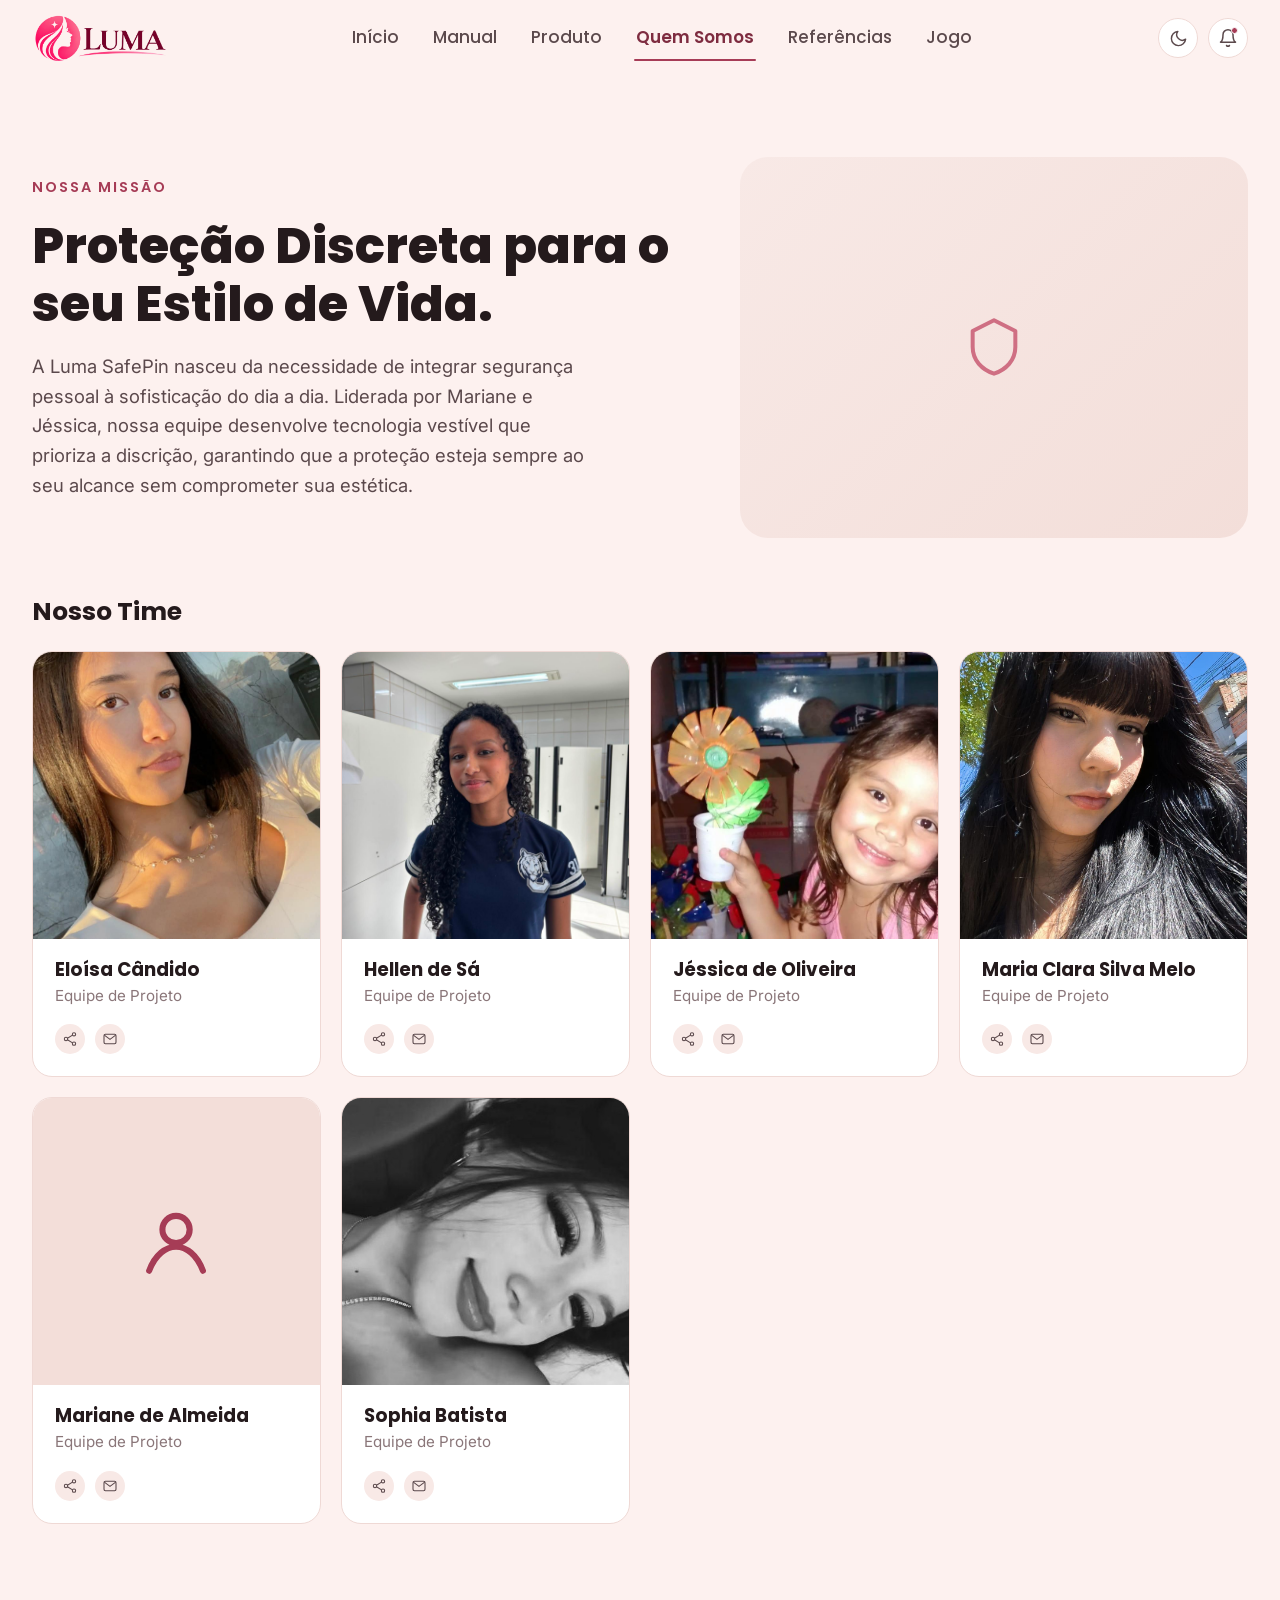
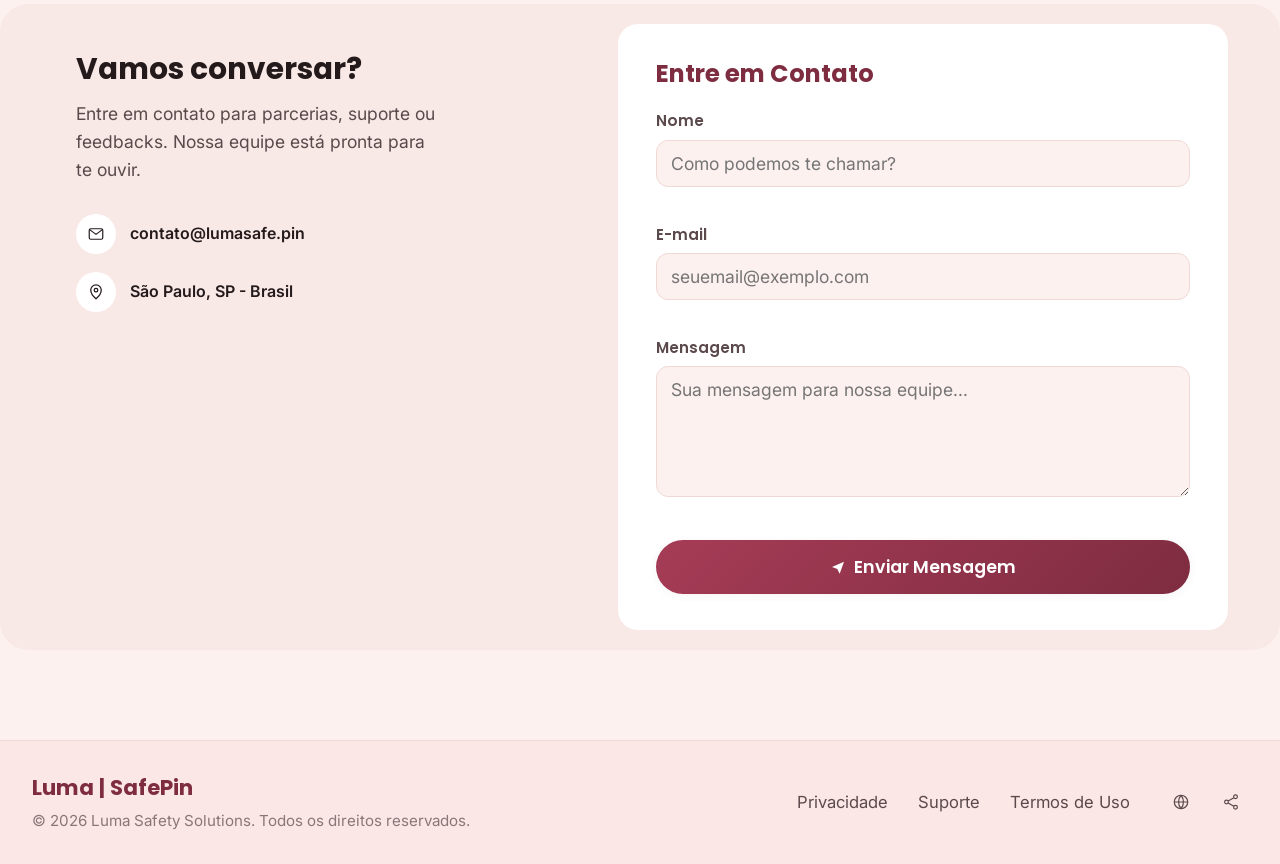
<file: quemsomos/quemsomos.html>
<!DOCTYPE html>
<html lang="pt-BR">
<head>
<meta charset="UTF-8">
<script>document.documentElement.classList.add('js-enabled');</script>
<script>
  try {
    var savedTheme = localStorage.getItem('luma-theme');
    var prefersDark = window.matchMedia && window.matchMedia('(prefers-color-scheme: dark)').matches;
    if (savedTheme === 'dark' || (!savedTheme && prefersDark)) {
      document.documentElement.setAttribute('data-theme', 'dark');
    }
  } catch (e) {}
</script>
<meta name="viewport" content="width=device-width, initial-scale=1.0">
<title>Quem Somos | Luma SafePin</title>
<meta name="description" content="Conheça a equipe por trás da Luma SafePin e entre em contato com a gente.">
<link rel="icon" href="img/logo-icon.png">
<link rel="preconnect" href="https://fonts.googleapis.com">
<link rel="preconnect" href="https://fonts.gstatic.com" crossorigin>
<link href="https://fonts.googleapis.com/css2?family=Poppins:wght@500;600;700;800&family=Inter:wght@400;500;600;700&display=swap" rel="stylesheet">
<link rel="stylesheet" href="quemsomos.css">
</head>
<body>

<a class="skip-link" href="#main">Pular para o conteúdo</a>

<!-- HEADER -->
<header class="site-header" id="siteHeader">
  <div class="wrap header-inner">
    <a href="../index.html" class="logo" aria-label="Luma, página inicial">
      <img src="img/logo.png" alt="Luma" class="logo-img">
    </a>
    <a href="../index.html" class="mobile-back" aria-label="Voltar para o Início">
      <svg width="20" height="20" viewBox="0 0 24 24" fill="none"><path d="M19 12H5M11 6l-6 6 6 6" stroke="currentColor" stroke-width="2" stroke-linecap="round" stroke-linejoin="round"/></svg>
    </a>
    <a href="../index.html" class="mobile-back" aria-label="Voltar para o Início">
      
    <span class="mobile-page-title">Quem Somos</span>

    <nav class="main-nav" id="mainNav" aria-label="Navegação principal">
      <ul>
        <li><a href="../index.html">Início</a></li>
        <li><a href="../manual/manual.html">Manual</a></li>
        <li><a href="../produto/produto.html">Produto</a></li>
        <li><a href="quemsomos.html" class="active" aria-current="page">Quem Somos</a></li>
        <li><a href="../referencias/referencias.html">Referências</a></li>
        <li><a href="../jogo/jogo.html">Jogo</a></li>
      </ul>
    </nav>

    <div class="header-actions">

      <button class="icon-btn theme-toggle" id="themeToggleBtn" aria-label="Alternar modo escuro" aria-pressed="false">
        <svg class="icon-moon" width="19" height="19" viewBox="0 0 24 24" fill="none" aria-hidden="true"><path d="M21 12.8A9 9 0 1111.2 3 7 7 0 0021 12.8z" stroke="currentColor" stroke-width="1.8" stroke-linejoin="round"/></svg>
        <svg class="icon-sun" width="19" height="19" viewBox="0 0 24 24" fill="none" aria-hidden="true"><circle cx="12" cy="12" r="4.2" stroke="currentColor" stroke-width="1.8"/><path d="M12 2.5v2.5M12 19v2.5M4.9 4.9l1.8 1.8M17.3 17.3l1.8 1.8M2.5 12H5M19 12h2.5M4.9 19.1l1.8-1.8M17.3 6.7l1.8-1.8" stroke="currentColor" stroke-width="1.8" stroke-linecap="round"/></svg>
      </button>

      <div class="icon-menu">
        <button class="icon-btn" id="bellBtn" aria-haspopup="true" aria-expanded="false" aria-label="Notificações">
          <svg width="20" height="20" viewBox="0 0 24 24" fill="none" aria-hidden="true"><path d="M18 8a6 6 0 10-12 0c0 7-3 9-3 9h18s-3-2-3-9" stroke="currentColor" stroke-width="1.8" stroke-linecap="round" stroke-linejoin="round"/><path d="M13.73 21a2 2 0 01-3.46 0" stroke="currentColor" stroke-width="1.8" stroke-linecap="round" stroke-linejoin="round"/></svg>
          <span class="dot" aria-hidden="true"></span>
        </button>
        <div class="dropdown" id="bellDropdown" role="menu">
          <p class="dropdown-title">Notificações</p>
          <div class="notif-item">
            <span class="notif-dot"></span>
            <div>
              <strong>Check-in confirmado</strong>
              <p>Você chegou em casa com segurança às 22h14.</p>
            </div>
          </div>
          <div class="notif-item">
            <span class="notif-dot muted"></span>
            <div>
              <strong>Contato adicionado</strong>
              <p>Beatriz Soares agora é sua contato de confiança.</p>
            </div>
          </div>
          <div class="notif-item">
            <span class="notif-dot muted"></span>
            <div>
              <strong>Bateria do SafePin</strong>
              <p>78% — dura cerca de 4 dias no seu ritmo de uso.</p>
            </div>
          </div>
        </div>
      </div>

      <button class="hamburger" id="hamburgerBtn" aria-label="Abrir menu" aria-expanded="false" aria-controls="mainNav">
        <span></span><span></span><span></span>
      </button>
    </div>
  </div>
</header>

<main id="main">

  <!-- HERO / MISSÃO -->
  <section class="team-hero">
    <div class="wrap team-hero-inner">
      <div data-reveal>
        <p class="eyebrow">Nossa missão</p>
        <h1>Proteção Discreta para o seu Estilo de Vida.</h1>
        <p class="team-hero-text">A Luma SafePin nasceu da necessidade de integrar segurança pessoal à
          sofisticação do dia a dia. Liderada por Mariane e Jéssica, nossa equipe desenvolve
          tecnologia vestível que prioriza a discrição, garantindo que a proteção esteja sempre
          ao seu alcance sem comprometer sua estética.</p>
      </div>
      <div class="team-hero-art" data-reveal aria-hidden="true">
        <svg width="64" height="64" viewBox="0 0 24 24" fill="none"><path d="M12 2l8 4v6c0 5-3.5 8.5-8 10-4.5-1.5-8-5-8-10V6l8-4z" stroke="currentColor" stroke-width="1.5" stroke-linejoin="round"/></svg>
      </div>
    </div>
  </section>

  <!-- NOSSO TIME -->
  <section class="team">
    <div class="wrap">
      <h2 class="section-title" data-reveal>Nosso Time</h2>

      <div class="team-grid">
        <article class="team-card" data-reveal>
          <img class="team-avatar" src="img/icon-eloisa.jpg" alt="Eloísa Cândido">
          <div class="team-card-body">
            <h3>Eloísa Cândido</h3>
          <p>Equipe de Projeto</p>
          <div class="team-social">
            <a href="#" aria-label="Compartilhar perfil de Eloísa Cândido">
              <svg width="16" height="16" viewBox="0 0 24 24" fill="none"><circle cx="18" cy="5" r="2.5" stroke="currentColor" stroke-width="1.6"/><circle cx="6" cy="12" r="2.5" stroke="currentColor" stroke-width="1.6"/><circle cx="18" cy="19" r="2.5" stroke="currentColor" stroke-width="1.6"/><path d="M8.2 10.8L15.8 6.2M8.2 13.2l7.6 4.6" stroke="currentColor" stroke-width="1.6"/></svg>
            </a>
            <a href="mailto:eloisa@lumasafe.pin" aria-label="E-mail de Eloísa Cândido">
              <svg width="16" height="16" viewBox="0 0 24 24" fill="none"><rect x="3" y="5" width="18" height="14" rx="2" stroke="currentColor" stroke-width="1.6"/><path d="M4 6.5l8 6 8-6" stroke="currentColor" stroke-width="1.6" stroke-linecap="round" stroke-linejoin="round"/></svg>
            </a>
          </div>
          </div>
        </article>

        <article class="team-card" data-reveal>
          <img class="team-avatar" src="img/icon-hellen.jpg" alt="Hellen de Sá">
          <div class="team-card-body">
            <h3>Hellen de Sá</h3>
          <p>Equipe de Projeto</p>
          <div class="team-social">
            <a href="#" aria-label="Compartilhar perfil de Hellen de Sá">
              <svg width="16" height="16" viewBox="0 0 24 24" fill="none"><circle cx="18" cy="5" r="2.5" stroke="currentColor" stroke-width="1.6"/><circle cx="6" cy="12" r="2.5" stroke="currentColor" stroke-width="1.6"/><circle cx="18" cy="19" r="2.5" stroke="currentColor" stroke-width="1.6"/><path d="M8.2 10.8L15.8 6.2M8.2 13.2l7.6 4.6" stroke="currentColor" stroke-width="1.6"/></svg>
            </a>
            <a href="mailto:hellen@lumasafe.pin" aria-label="E-mail de Hellen de Sá">
              <svg width="16" height="16" viewBox="0 0 24 24" fill="none"><rect x="3" y="5" width="18" height="14" rx="2" stroke="currentColor" stroke-width="1.6"/><path d="M4 6.5l8 6 8-6" stroke="currentColor" stroke-width="1.6" stroke-linecap="round" stroke-linejoin="round"/></svg>
            </a>
          </div>
          </div>
        </article>

        <article class="team-card" data-reveal>
          <img class="team-avatar" src="img/icon-jessica.jpg" alt="Jéssica de Oliveira">
          <div class="team-card-body">
            <h3>Jéssica de Oliveira</h3>
          <p>Equipe de Projeto</p>
          <div class="team-social">
            <a href="#" aria-label="Compartilhar perfil de Jéssica de Oliveira">
              <svg width="16" height="16" viewBox="0 0 24 24" fill="none"><circle cx="18" cy="5" r="2.5" stroke="currentColor" stroke-width="1.6"/><circle cx="6" cy="12" r="2.5" stroke="currentColor" stroke-width="1.6"/><circle cx="18" cy="19" r="2.5" stroke="currentColor" stroke-width="1.6"/><path d="M8.2 10.8L15.8 6.2M8.2 13.2l7.6 4.6" stroke="currentColor" stroke-width="1.6"/></svg>
            </a>
            <a href="mailto:jessica@lumasafe.pin" aria-label="E-mail de Jéssica de Oliveira">
              <svg width="16" height="16" viewBox="0 0 24 24" fill="none"><rect x="3" y="5" width="18" height="14" rx="2" stroke="currentColor" stroke-width="1.6"/><path d="M4 6.5l8 6 8-6" stroke="currentColor" stroke-width="1.6" stroke-linecap="round" stroke-linejoin="round"/></svg>
            </a>
          </div>
          </div>
        </article>

        <article class="team-card" data-reveal>
          <img class="team-avatar" src="img/icon-maria.jpg" alt="Maria Clara Silva Melo">
          <div class="team-card-body">
            <h3>Maria Clara Silva Melo</h3>
          <p>Equipe de Projeto</p>
          <div class="team-social">
            <a href="#" aria-label="Compartilhar perfil de Maria Clara Silva Melo">
              <svg width="16" height="16" viewBox="0 0 24 24" fill="none"><circle cx="18" cy="5" r="2.5" stroke="currentColor" stroke-width="1.6"/><circle cx="6" cy="12" r="2.5" stroke="currentColor" stroke-width="1.6"/><circle cx="18" cy="19" r="2.5" stroke="currentColor" stroke-width="1.6"/><path d="M8.2 10.8L15.8 6.2M8.2 13.2l7.6 4.6" stroke="currentColor" stroke-width="1.6"/></svg>
            </a>
            <a href="mailto:mariaclara@lumasafe.pin" aria-label="E-mail de Maria Clara Silva Melo">
              <svg width="16" height="16" viewBox="0 0 24 24" fill="none"><rect x="3" y="5" width="18" height="14" rx="2" stroke="currentColor" stroke-width="1.6"/><path d="M4 6.5l8 6 8-6" stroke="currentColor" stroke-width="1.6" stroke-linecap="round" stroke-linejoin="round"/></svg>
            </a>
          </div>
          </div>
        </article>

        <article class="team-card" data-reveal>
          <span class="team-avatar" aria-hidden="true"><svg width="26" height="26" viewBox="0 0 24 24" fill="none"><circle cx="12" cy="8.5" r="3.8" stroke="currentColor" stroke-width="1.7"/><path d="M4.5 20c1.7-4.5 4.7-6.7 7.5-6.7s5.8 2.2 7.5 6.7" stroke="currentColor" stroke-width="1.7" stroke-linecap="round"/></svg></span>
          <div class="team-card-body">
            <h3>Mariane de Almeida</h3>
          <p>Equipe de Projeto</p>
          <div class="team-social">
            <a href="#" aria-label="Compartilhar perfil de Mariane de Almeida">
              <svg width="16" height="16" viewBox="0 0 24 24" fill="none"><circle cx="18" cy="5" r="2.5" stroke="currentColor" stroke-width="1.6"/><circle cx="6" cy="12" r="2.5" stroke="currentColor" stroke-width="1.6"/><circle cx="18" cy="19" r="2.5" stroke="currentColor" stroke-width="1.6"/><path d="M8.2 10.8L15.8 6.2M8.2 13.2l7.6 4.6" stroke="currentColor" stroke-width="1.6"/></svg>
            </a>
            <a href="mailto:mariane@lumasafe.pin" aria-label="E-mail de Mariane de Almeida">
              <svg width="16" height="16" viewBox="0 0 24 24" fill="none"><rect x="3" y="5" width="18" height="14" rx="2" stroke="currentColor" stroke-width="1.6"/><path d="M4 6.5l8 6 8-6" stroke="currentColor" stroke-width="1.6" stroke-linecap="round" stroke-linejoin="round"/></svg>
            </a>
          </div>
          </div>
        </article>

        <article class="team-card" data-reveal>
          <img class="team-avatar" src="img/icon-sophia.jpg" alt="Sophia Batista">
          <div class="team-card-body">
            <h3>Sophia Batista</h3>
          <p>Equipe de Projeto</p>
          <div class="team-social">
            <a href="#" aria-label="Compartilhar perfil de Sophia Batista">
              <svg width="16" height="16" viewBox="0 0 24 24" fill="none"><circle cx="18" cy="5" r="2.5" stroke="currentColor" stroke-width="1.6"/><circle cx="6" cy="12" r="2.5" stroke="currentColor" stroke-width="1.6"/><circle cx="18" cy="19" r="2.5" stroke="currentColor" stroke-width="1.6"/><path d="M8.2 10.8L15.8 6.2M8.2 13.2l7.6 4.6" stroke="currentColor" stroke-width="1.6"/></svg>
            </a>
            <a href="mailto:sophia@lumasafe.pin" aria-label="E-mail de Sophia Batista">
              <svg width="16" height="16" viewBox="0 0 24 24" fill="none"><rect x="3" y="5" width="18" height="14" rx="2" stroke="currentColor" stroke-width="1.6"/><path d="M4 6.5l8 6 8-6" stroke="currentColor" stroke-width="1.6" stroke-linecap="round" stroke-linejoin="round"/></svg>
            </a>
          </div>
          </div>
        </article>
      </div>
    </div>
  </section>

  <!-- CONTATO -->
  <section class="contact">
    <div class="wrap contact-inner">
      <div class="contact-copy" data-reveal>
        <h2>Vamos conversar?</h2>
        <p>Entre em contato para parcerias, suporte ou feedbacks. Nossa equipe está pronta para
          te ouvir.</p>

        <div class="contact-detail">
          <span class="contact-icon">
            <svg width="18" height="18" viewBox="0 0 24 24" fill="none"><rect x="3" y="5" width="18" height="14" rx="2" stroke="currentColor" stroke-width="1.6"/><path d="M4 6.5l8 6 8-6" stroke="currentColor" stroke-width="1.6" stroke-linecap="round" stroke-linejoin="round"/></svg>
          </span>
          <a href="mailto:contato@lumasafe.pin">contato@lumasafe.pin</a>
        </div>
        <div class="contact-detail">
          <span class="contact-icon">
            <svg width="18" height="18" viewBox="0 0 24 24" fill="none"><path d="M12 21s7-6.2 7-11.5A7 7 0 005 9.5C5 14.8 12 21 12 21z" stroke="currentColor" stroke-width="1.7" stroke-linejoin="round"/><circle cx="12" cy="9.5" r="2.4" stroke="currentColor" stroke-width="1.7"/></svg>
          </span>
          <span>São Paulo, SP - Brasil</span>
        </div>
      </div>

      <div class="contact-form-card" data-reveal>
        <h2>Entre em Contato</h2>
        <form id="contactForm" novalidate>
          <label>
            Nome
            <input type="text" name="name" required minlength="2" placeholder="Como podemos te chamar?">
            <span class="field-error"></span>
          </label>
          <label>
            E-mail
            <input type="email" name="email" required placeholder="seuemail@exemplo.com">
            <span class="field-error"></span>
          </label>
          <label>
            Mensagem
            <textarea name="message" required minlength="10" rows="5" placeholder="Sua mensagem para nossa equipe..."></textarea>
            <span class="field-error"></span>
          </label>
          <button type="submit" class="btn btn-primary btn-block">
            <svg width="16" height="16" viewBox="0 0 24 24" fill="none"><path d="M3 12l18-8-6.5 18-3.5-7-8-3z" fill="currentColor"/></svg>
            Enviar Mensagem
          </button>
        </form>
        <div class="form-success" id="contactSuccess">
          <svg width="40" height="40" viewBox="0 0 24 24" fill="none"><circle cx="12" cy="12" r="10" stroke="currentColor" stroke-width="1.6"/><path d="M8 12.5l2.5 2.5L16 9.5" stroke="currentColor" stroke-width="1.8" stroke-linecap="round" stroke-linejoin="round"/></svg>
          <p>Mensagem enviada! Nossa equipe vai te responder em breve.</p>
        </div>
      </div>
    </div>
  </section>

</main>

<!-- FOOTER -->
<footer class="site-footer">
  <div class="wrap footer-inner">
    <div>
      <p class="footer-brand">Luma | SafePin</p>
      <p class="footer-copy">© 2026 Luma Safety Solutions. Todos os direitos reservados.</p>
    </div>
    <div class="footer-right">
      <nav aria-label="Links do rodapé">
        <a href="#">Privacidade</a>
        <a href="#">Suporte</a>
        <a href="#">Termos de Uso</a>
      </nav>
      <div class="footer-social">
        <a href="#" aria-label="Site em outro idioma">
          <svg width="18" height="18" viewBox="0 0 24 24" fill="none"><circle cx="12" cy="12" r="9" stroke="currentColor" stroke-width="1.6"/><path d="M3 12h18M12 3a14 14 0 010 18M12 3a14 14 0 000 18" stroke="currentColor" stroke-width="1.6"/></svg>
        </a>
        <a href="#" aria-label="Compartilhar">
          <svg width="18" height="18" viewBox="0 0 24 24" fill="none"><circle cx="18" cy="5" r="2.5" stroke="currentColor" stroke-width="1.6"/><circle cx="6" cy="12" r="2.5" stroke="currentColor" stroke-width="1.6"/><circle cx="18" cy="19" r="2.5" stroke="currentColor" stroke-width="1.6"/><path d="M8.2 10.8L15.8 6.2M8.2 13.2l7.6 4.6" stroke="currentColor" stroke-width="1.6"/></svg>
        </a>
      </div>
    </div>
  </div>
</footer>

<button class="scroll-top" id="scrollTopBtn" aria-label="Voltar ao topo">
  <svg width="18" height="18" viewBox="0 0 24 24" fill="none"><path d="M12 19V5M5 12l7-7 7 7" stroke="currentColor" stroke-width="2" stroke-linecap="round" stroke-linejoin="round"/></svg>
</button>

<!-- BARRA DE NAVEGAÇÃO FIXA (só no mobile, exclusiva dessa página) -->
<nav class="mobile-tabbar" aria-label="Navegação rápida">
  <a href="../index.html">
    <svg width="21" height="21" viewBox="0 0 24 24" fill="none"><path d="M4 11.5L12 4l8 7.5" stroke="currentColor" stroke-width="1.8" stroke-linecap="round" stroke-linejoin="round"/><path d="M6 10v9a1 1 0 001 1h10a1 1 0 001-1v-9" stroke="currentColor" stroke-width="1.8" stroke-linecap="round" stroke-linejoin="round"/></svg>
    <span>Início</span>
  </a>
  <a href="../manual/manual.html">
    <svg width="21" height="21" viewBox="0 0 24 24" fill="none"><rect x="5" y="3" width="14" height="18" rx="2" stroke="currentColor" stroke-width="1.8"/><path d="M9 8h6M9 12h6M9 16h3" stroke="currentColor" stroke-width="1.8" stroke-linecap="round"/></svg>
    <span>Manual</span>
  </a>

  <a href="../produto/produto.html">
    <svg width="21" height="21" viewBox="0 0 24 24" fill="none"><path d="M12 2l8 4v6c0 5-3.5 8.5-8 10-4.5-1.5-8-5-8-10V6l8-4z" stroke="currentColor" stroke-width="1.7" stroke-linejoin="round"/></svg>
    <span>Produto</span>
  </a>
   <a href="quemsomos.html" class="active" aria-current="page">
    <span class="tab-pill">
      <svg width="19" height="19" viewBox="0 0 24 24" fill="none"><circle cx="9" cy="8" r="3" stroke="currentColor" stroke-width="1.7"/><circle cx="17" cy="9" r="2.4" stroke="currentColor" stroke-width="1.7"/><path d="M3 20c1.2-3.6 3.4-5.4 6-5.4s4.8 1.8 6 5.4M15.5 14.8c2 .3 3.4 1.9 4.3 4.6" stroke="currentColor" stroke-width="1.7" stroke-linecap="round"/></svg>
      <span>Equipe</span>
    </span>
  </a>
</nav>

<script src="quemsomos.js"></script>
</body>
</html>
</file>
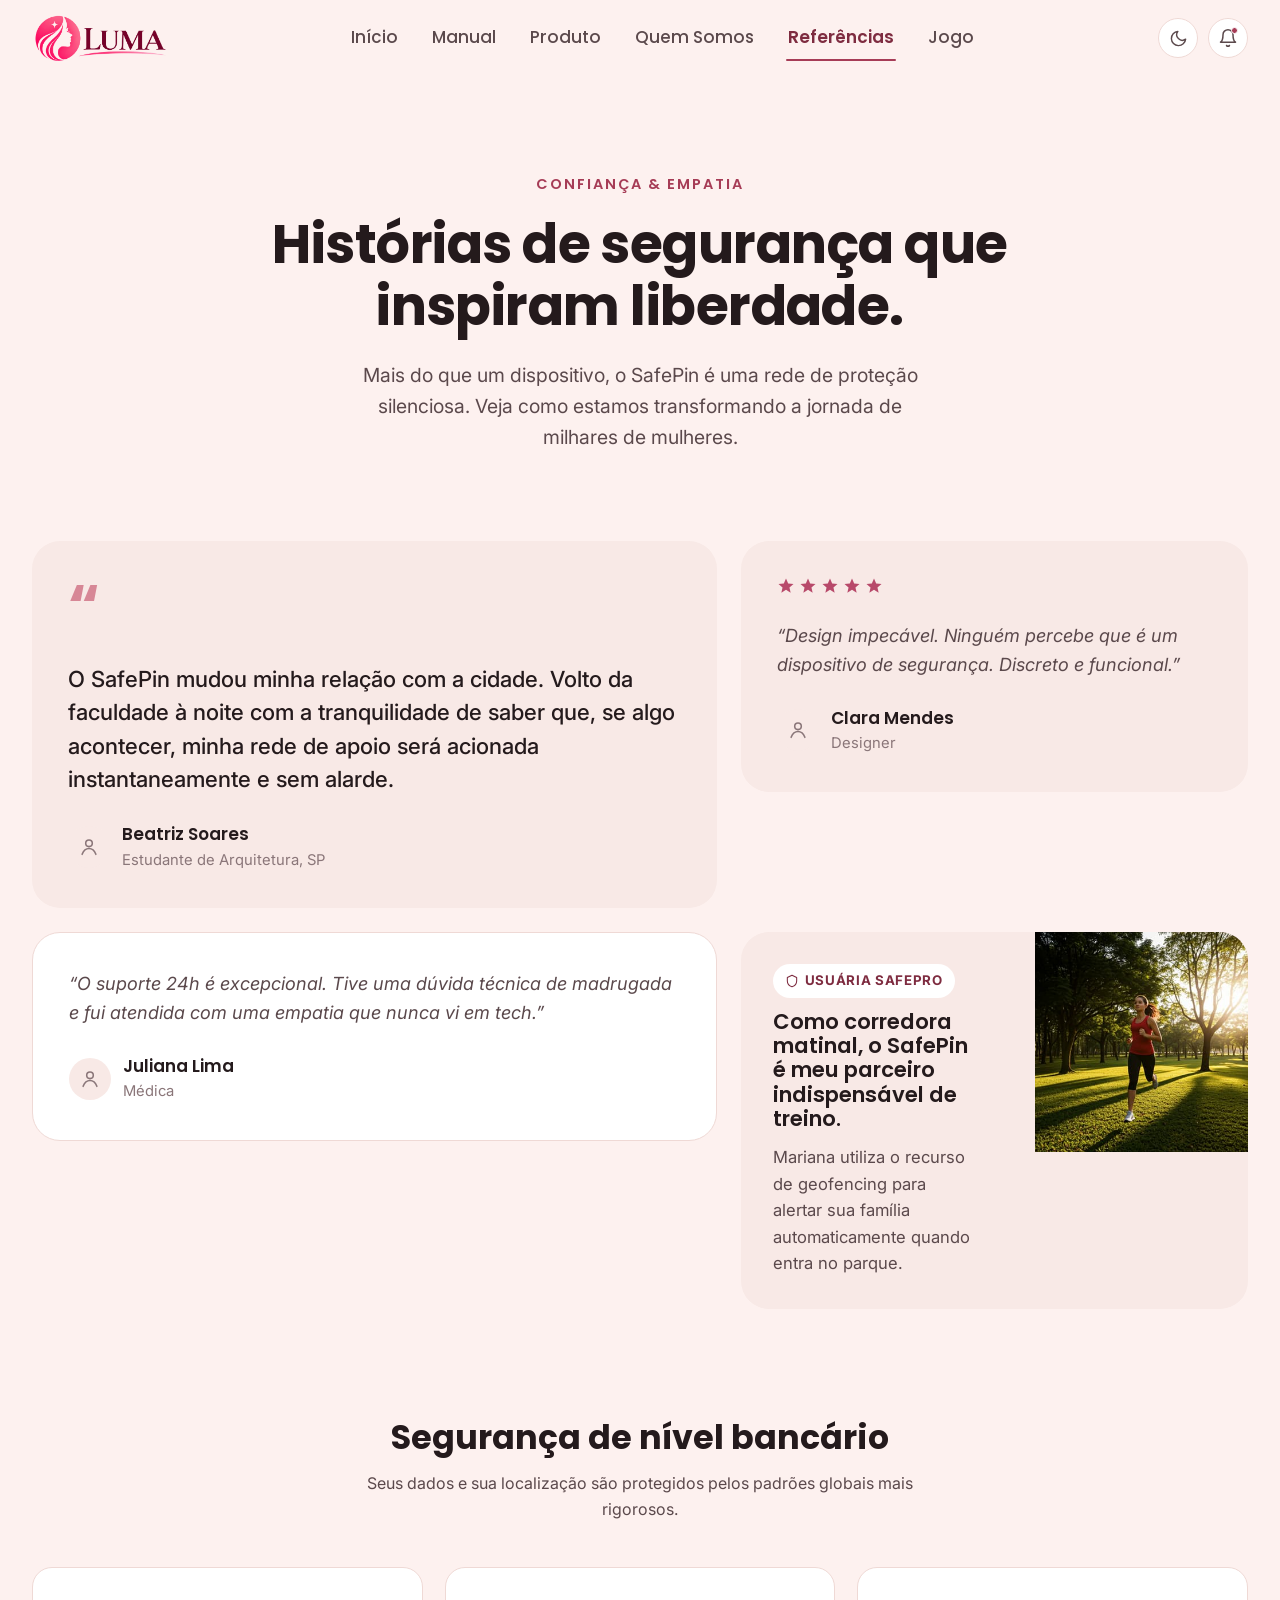
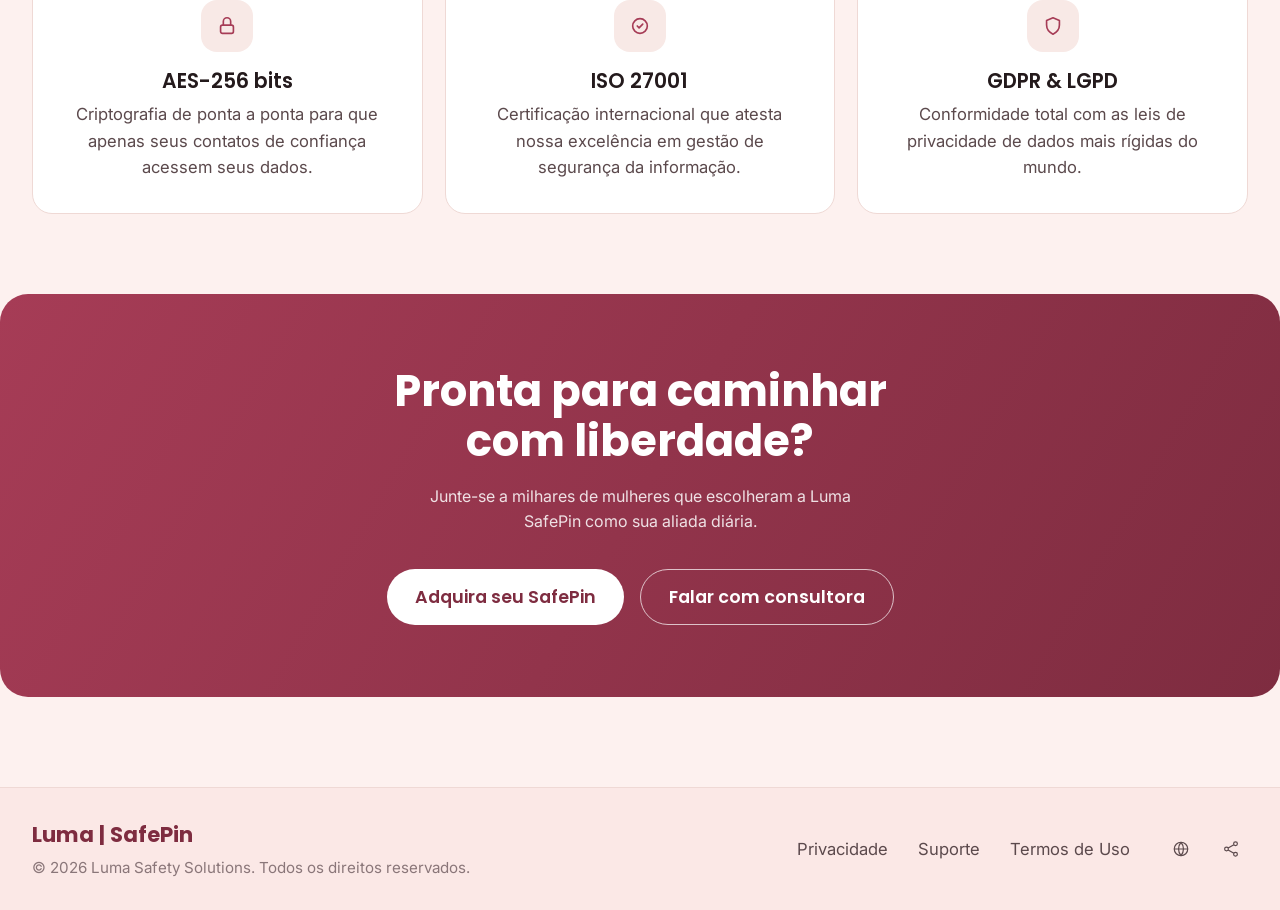
<file: referencias/referencias.html>
<!DOCTYPE html>
<html lang="pt-BR">
<head>
<meta charset="UTF-8">
<script>document.documentElement.classList.add('js-enabled');</script>
<script>
  try {
    var savedTheme = localStorage.getItem('luma-theme');
    var prefersDark = window.matchMedia && window.matchMedia('(prefers-color-scheme: dark)').matches;
    if (savedTheme === 'dark' || (!savedTheme && prefersDark)) {
      document.documentElement.setAttribute('data-theme', 'dark');
    }
  } catch (e) {}
</script>
<meta name="viewport" content="width=device-width, initial-scale=1.0">
<title>Referências | Luma SafePin</title>
<meta name="description" content="Histórias reais de mulheres que usam o Luma SafePin, o dispositivo vestível de proteção pessoal.">
<link rel="icon" href="img/logo-icon.png">
<link rel="preconnect" href="https://fonts.googleapis.com">
<link rel="preconnect" href="https://fonts.gstatic.com" crossorigin>
<link href="https://fonts.googleapis.com/css2?family=Poppins:wght@500;600;700;800&family=Inter:wght@400;500;600;700&display=swap" rel="stylesheet">
<link rel="stylesheet" href="referencias.css">
</head>
<body>

<a class="skip-link" href="#main">Pular para o conteúdo</a>

<!-- HEADER -->
<header class="site-header" id="siteHeader">
  <div class="wrap header-inner">
      <a href="../index.html" class="logo" aria-label="Luma, página inicial">
      <img src="img/logo.png" alt="Luma" class="logo-img">
    </a>
     <a href="../index.html" class="mobile-back" aria-label="Voltar para o Início">
      <svg width="20" height="20" viewBox="0 0 24 24" fill="none"><path d="M19 12H5M11 6l-6 6 6 6" stroke="currentColor" stroke-width="2" stroke-linecap="round" stroke-linejoin="round"/></svg>
    </a>
    <span class="mobile-page-title">Manual</span>
    <nav class="main-nav" id="mainNav" aria-label="Navegação principal">
      <ul>
        <li><a href="../index.html">Início</a></li>
        <li><a href="../manual/manual.html">Manual</a></li>
        <li><a href="../produto/produto.html">Produto</a></li>
        <li><a href="../quemsomos/quemsomos.html">Quem Somos</a></li>
        <li><a href="referencias.html" class="active" aria-current="page">Referências</a></li>
        <li><a href="../jogo/jogo.html">Jogo</a></li>
      </ul>
    </nav>

    <div class="header-actions">

      <button class="icon-btn theme-toggle" id="themeToggleBtn" aria-label="Alternar modo escuro" aria-pressed="false">
        <svg class="icon-moon" width="19" height="19" viewBox="0 0 24 24" fill="none" aria-hidden="true"><path d="M21 12.8A9 9 0 1111.2 3 7 7 0 0021 12.8z" stroke="currentColor" stroke-width="1.8" stroke-linejoin="round"/></svg>
        <svg class="icon-sun" width="19" height="19" viewBox="0 0 24 24" fill="none" aria-hidden="true"><circle cx="12" cy="12" r="4.2" stroke="currentColor" stroke-width="1.8"/><path d="M12 2.5v2.5M12 19v2.5M4.9 4.9l1.8 1.8M17.3 17.3l1.8 1.8M2.5 12H5M19 12h2.5M4.9 19.1l1.8-1.8M17.3 6.7l1.8-1.8" stroke="currentColor" stroke-width="1.8" stroke-linecap="round"/></svg>
      </button>

      <div class="icon-menu">
        <button class="icon-btn" id="bellBtn" aria-haspopup="true" aria-expanded="false" aria-label="Notificações">
          <svg width="20" height="20" viewBox="0 0 24 24" fill="none" aria-hidden="true"><path d="M18 8a6 6 0 10-12 0c0 7-3 9-3 9h18s-3-2-3-9" stroke="currentColor" stroke-width="1.8" stroke-linecap="round" stroke-linejoin="round"/><path d="M13.73 21a2 2 0 01-3.46 0" stroke="currentColor" stroke-width="1.8" stroke-linecap="round" stroke-linejoin="round"/></svg>
          <span class="dot" aria-hidden="true"></span>
        </button>
        <div class="dropdown" id="bellDropdown" role="menu">
          <p class="dropdown-title">Notificações</p>
          <div class="notif-item">
            <span class="notif-dot"></span>
            <div>
              <strong>Check-in confirmado</strong>
              <p>Você chegou em casa com segurança às 22h14.</p>
            </div>
          </div>
          <div class="notif-item">
            <span class="notif-dot muted"></span>
            <div>
              <strong>Contato adicionado</strong>
              <p>Beatriz Soares agora é sua contato de confiança.</p>
            </div>
          </div>
          <div class="notif-item">
            <span class="notif-dot muted"></span>
            <div>
              <strong>Bateria do SafePin</strong>
              <p>78% — dura cerca de 4 dias no seu ritmo de uso.</p>
            </div>
          </div>
        </div>
      </div>

      <button class="hamburger" id="hamburgerBtn" aria-label="Abrir menu" aria-expanded="false" aria-controls="mainNav">
        <span></span><span></span><span></span>
      </button>
    </div>
  </div>
</header>

<main id="main">

  <!-- HERO -->
  <section class="hero">
    <div class="wrap hero-inner">
      <p class="eyebrow" data-reveal>Confiança &amp; empatia</p>
      <h1 data-reveal>Histórias de segurança que<br>inspiram liberdade.</h1>
      <p class="hero-sub" data-reveal>Mais do que um dispositivo, o SafePin é uma rede de proteção silenciosa.
        Veja como estamos transformando a jornada de milhares de mulheres.</p>
    </div>
  </section>

  <!-- TESTIMONIALS -->
  <section class="testimonials">
    <div class="wrap testimonial-grid">

      <article class="t-card t-card--quote" data-reveal>
        <span class="quote-mark" aria-hidden="true">&ldquo;</span>
        <p class="t-text">O SafePin mudou minha relação com a cidade. Volto da faculdade à noite com a
          tranquilidade de saber que, se algo acontecer, minha rede de apoio será acionada
          instantaneamente e sem alarde.</p>
        <div class="t-person">
          <span class="t-avatar" aria-hidden="true"><svg width="22" height="22" viewBox="0 0 24 24" fill="none"><circle cx="12" cy="8" r="3.6" stroke="currentColor" stroke-width="1.7"/><path d="M4.5 20c1.6-4.2 4.4-6.3 7.5-6.3s5.9 2.1 7.5 6.3" stroke="currentColor" stroke-width="1.7" stroke-linecap="round"/></svg></span>
          <div>
            <strong>Beatriz Soares</strong>
            <span>Estudante de Arquitetura, SP</span>
          </div>
        </div>
      </article>

      <article class="t-card t-card--stars" data-reveal>
        <div class="stars" aria-label="Avaliação de 5 estrelas">
          <svg viewBox="0 0 24 24" width="18" height="18"><path fill="currentColor" d="M12 2l2.9 6.6 7.1.6-5.4 4.7 1.6 7-6.2-3.9L5.8 21l1.6-7-5.4-4.7 7.1-.6z"/></svg>
          <svg viewBox="0 0 24 24" width="18" height="18"><path fill="currentColor" d="M12 2l2.9 6.6 7.1.6-5.4 4.7 1.6 7-6.2-3.9L5.8 21l1.6-7-5.4-4.7 7.1-.6z"/></svg>
          <svg viewBox="0 0 24 24" width="18" height="18"><path fill="currentColor" d="M12 2l2.9 6.6 7.1.6-5.4 4.7 1.6 7-6.2-3.9L5.8 21l1.6-7-5.4-4.7 7.1-.6z"/></svg>
          <svg viewBox="0 0 24 24" width="18" height="18"><path fill="currentColor" d="M12 2l2.9 6.6 7.1.6-5.4 4.7 1.6 7-6.2-3.9L5.8 21l1.6-7-5.4-4.7 7.1-.6z"/></svg>
          <svg viewBox="0 0 24 24" width="18" height="18"><path fill="currentColor" d="M12 2l2.9 6.6 7.1.6-5.4 4.7 1.6 7-6.2-3.9L5.8 21l1.6-7-5.4-4.7 7.1-.6z"/></svg>
        </div>
        <p class="t-text">&ldquo;Design impecável. Ninguém percebe que é um dispositivo de segurança.
          Discreto e funcional.&rdquo;</p>
        <div class="t-person">
          <span class="t-avatar" aria-hidden="true"><svg width="22" height="22" viewBox="0 0 24 24" fill="none"><circle cx="12" cy="8" r="3.6" stroke="currentColor" stroke-width="1.7"/><path d="M4.5 20c1.6-4.2 4.4-6.3 7.5-6.3s5.9 2.1 7.5 6.3" stroke="currentColor" stroke-width="1.7" stroke-linecap="round"/></svg></span>
          <div><strong>Clara Mendes</strong><span>Designer</span></div>
        </div>
      </article>

      <article class="t-card t-card--simple" data-reveal>
        <p class="t-text">&ldquo;O suporte 24h é excepcional. Tive uma dúvida técnica de madrugada e fui
          atendida com uma empatia que nunca vi em tech.&rdquo;</p>
        <div class="t-person">
          <span class="t-avatar" aria-hidden="true"><svg width="22" height="22" viewBox="0 0 24 24" fill="none"><circle cx="12" cy="8" r="3.6" stroke="currentColor" stroke-width="1.7"/><path d="M4.5 20c1.6-4.2 4.4-6.3 7.5-6.3s5.9 2.1 7.5 6.3" stroke="currentColor" stroke-width="1.7" stroke-linecap="round"/></svg></span>
          <div><strong>Juliana Lima</strong><span>Médica</span></div>
        </div>
      </article>

      <article class="t-card t-card--feature" data-reveal>
        <div class="feature-copy">
          <span class="badge-pill">
            <svg width="14" height="14" viewBox="0 0 24 24" fill="none"><path d="M12 2l8 4v6c0 5-3.5 8.5-8 10-4.5-1.5-8-5-8-10V6l8-4z" stroke="currentColor" stroke-width="1.8" stroke-linejoin="round"/></svg>
            Usuária SafePro
          </span>
          <h3>Como corredora matinal, o SafePin é meu parceiro indispensável de treino.</h3>
          <p>Mariana utiliza o recurso de geofencing para alertar sua família automaticamente
            quando entra no parque.</p>
        </div>
        <img class="feature-img" src="img/corredora.png" alt="Mulher correndo em um parque ao nascer do sol" loading="lazy">
      </article>

    </div>
  </section>

  <!-- SECURITY -->
  <section class="security">
    <div class="wrap">
      <div class="section-head">
        <h2>Segurança de nível bancário</h2>
        <p>Seus dados e sua localização são protegidos pelos padrões globais mais rigorosos.</p>
      </div>

      <div class="security-grid">
        <div class="sec-card" data-reveal>
          <span class="sec-icon">
            <svg width="22" height="22" viewBox="0 0 24 24" fill="none"><rect x="5" y="11" width="14" height="9" rx="2" stroke="currentColor" stroke-width="1.8"/><path d="M8 11V7a4 4 0 018 0v4" stroke="currentColor" stroke-width="1.8"/></svg>
          </span>
          <h3>AES-256 bits</h3>
          <p>Criptografia de ponta a ponta para que apenas seus contatos de confiança acessem seus dados.</p>
        </div>
        <div class="sec-card" data-reveal>
          <span class="sec-icon">
            <svg width="22" height="22" viewBox="0 0 24 24" fill="none"><circle cx="12" cy="12" r="8" stroke="currentColor" stroke-width="1.8"/><path d="M9 12l2 2 4-4" stroke="currentColor" stroke-width="1.8" stroke-linecap="round" stroke-linejoin="round"/></svg>
          </span>
          <h3>ISO 27001</h3>
          <p>Certificação internacional que atesta nossa excelência em gestão de segurança da informação.</p>
        </div>
        <div class="sec-card" data-reveal>
          <span class="sec-icon">
            <svg width="22" height="22" viewBox="0 0 24 24" fill="none"><path d="M12 3l7 3v5c0 4.5-3 8-7 10-4-2-7-5.5-7-10V6l7-3z" stroke="currentColor" stroke-width="1.8" stroke-linejoin="round"/></svg>
          </span>
          <h3>GDPR &amp; LGPD</h3>
          <p>Conformidade total com as leis de privacidade de dados mais rígidas do mundo.</p>
        </div>
      </div>
    </div>
  </section>

  <!-- CTA -->
  <section class="cta">
    <div class="wrap cta-inner" data-reveal>
      <h2>Pronta para caminhar<br>com liberdade?</h2>
      <p>Junte-se a milhares de mulheres que escolheram a Luma SafePin como sua aliada diária.</p>
      <div class="cta-actions">
        <button class="btn btn-light" data-open-modal="buy">Adquira seu SafePin</button>
        <button class="btn btn-outline-light" data-open-modal="talk">Falar com consultora</button>
      </div>
    </div>
  </section>

</main>

<!-- FOOTER -->
<footer class="site-footer">
  <div class="wrap footer-inner">
    <div>
      <p class="footer-brand">Luma | SafePin</p>
      <p class="footer-copy">© 2026 Luma Safety Solutions. Todos os direitos reservados.</p>
    </div>
    <div class="footer-right">
      <nav aria-label="Links do rodapé">
        <a href="#">Privacidade</a>
        <a href="#">Suporte</a>
        <a href="#">Termos de Uso</a>
      </nav>
      <div class="footer-social">
        <a href="#" aria-label="Site em outro idioma">
          <svg width="18" height="18" viewBox="0 0 24 24" fill="none"><circle cx="12" cy="12" r="9" stroke="currentColor" stroke-width="1.6"/><path d="M3 12h18M12 3a14 14 0 010 18M12 3a14 14 0 000 18" stroke="currentColor" stroke-width="1.6"/></svg>
        </a>
        <a href="#" aria-label="Compartilhar">
          <svg width="18" height="18" viewBox="0 0 24 24" fill="none"><circle cx="18" cy="5" r="2.5" stroke="currentColor" stroke-width="1.6"/><circle cx="6" cy="12" r="2.5" stroke="currentColor" stroke-width="1.6"/><circle cx="18" cy="19" r="2.5" stroke="currentColor" stroke-width="1.6"/><path d="M8.2 10.8L15.8 6.2M8.2 13.2l7.6 4.6" stroke="currentColor" stroke-width="1.6"/></svg>
        </a>
      </div>
    </div>
  </div>
</footer>

<!-- MODAL: compra / consultora -->
<div class="modal-backdrop" id="modalBackdrop">
  <div class="modal" role="dialog" aria-modal="true" aria-labelledby="modalTitle">
    <button class="modal-close" id="modalClose" aria-label="Fechar">&times;</button>
    <h3 id="modalTitle">Título</h3>
    <p id="modalSubtitle" class="modal-subtitle"></p>
    <form id="modalForm" novalidate>
      <label>
        Nome
        <input type="text" name="name" required minlength="2" placeholder="Seu nome completo">
        <span class="field-error"></span>
      </label>
      <label>
        E-mail
        <input type="email" name="email" required placeholder="voce@email.com">
        <span class="field-error"></span>
      </label>
      <label id="phoneField">
        Telefone <span class="optional">(opcional)</span>
        <input type="tel" name="phone" placeholder="(11) 90000-0000">
      </label>
      <button type="submit" class="btn btn-primary btn-block">Enviar</button>
    </form>
    <div class="modal-success" id="modalSuccess">
      <svg width="40" height="40" viewBox="0 0 24 24" fill="none"><circle cx="12" cy="12" r="10" stroke="currentColor" stroke-width="1.6"/><path d="M8 12.5l2.5 2.5L16 9.5" stroke="currentColor" stroke-width="1.8" stroke-linecap="round" stroke-linejoin="round"/></svg>
      <p id="modalSuccessText">Recebemos sua solicitação!</p>
    </div>
  </div>
</div>

<button class="scroll-top" id="scrollTopBtn" aria-label="Voltar ao topo">
  <svg width="18" height="18" viewBox="0 0 24 24" fill="none"><path d="M12 19V5M5 12l7-7 7 7" stroke="currentColor" stroke-width="2" stroke-linecap="round" stroke-linejoin="round"/></svg>
</button>

<script src="referencias.js"></script>
</body>
</html>
</file>
<file: style.css>
/* ============================================================
   LUMA | SafePin — Design tokens
   ============================================================ */
:root{
  --bg:            #fdf1ef;
  --bg-soft:       #fbe8e6;
  --card:          #f8e9e6;
  --card-alt:      #f3ded9;
  --white:         #ffffff;
  --ink:           #241a1c;
  --ink-soft:      #5b494c;
  --muted:         #8a7679;
  --wine:          #a63c56;
  --wine-dark:     #7e2c40;
  --wine-light:    #cf6f83;
  --gold-star:     #b8496a;
  --border:        #efd9d5;
  --shadow-sm:     0 2px 10px rgba(122, 45, 65, .06);
  --shadow-md:     0 12px 30px rgba(122, 45, 65, .10);
  --radius-sm:     12px;
  --radius-md:     20px;
  --radius-lg:     28px;
  --radius-pill:   999px;
  --font-display:  'Poppins', sans-serif;
  --font-body:     'Inter', sans-serif;
  --header-h:      76px;
  --bg-translucent: rgba(253,241,239,.85);
}

/* ============================================================
   Modo escuro — mesmas variáveis, valores diferentes.
   Ativado via atributo data-theme="dark" na <html>.
   ============================================================ */
:root[data-theme="dark"]{
  --bg:            #1c1417;
  --bg-soft:       #241a1e;
  --card:          #2a1e22;
  --card-alt:      #33242a;
  --white:         #2a1e22;
  --ink:           #f5e9ea;
  --ink-soft:      #cbb7bb;
  --muted:         #8f7b7f;
  --wine:          #e5748f;
  --wine-dark:     #d45c79;
  --wine-light:    #f0a3b4;
  --gold-star:     #e5748f;
  --border:        #3a2a2f;
  --shadow-sm:     0 2px 10px rgba(0, 0, 0, .25);
  --shadow-md:     0 12px 30px rgba(0, 0, 0, .35);
}
:root[data-theme="dark"] .mission-band{
  background:linear-gradient(120deg,#7e2c40 0%,#4a1826 100%);
}
:root[data-theme="dark"] .device-card{
  background:linear-gradient(140deg,#d45c79 0%, #7e2c40 100%);
}
:root[data-theme="dark"]{
  --bg-translucent: rgba(28,20,23,.85);
}

*,*::before,*::after{ box-sizing:border-box; }
html{ scroll-behavior:smooth; }
body{
  margin:0;
  background:var(--bg);
  color:var(--ink);
  font-family:var(--font-body);
  font-size:16px;
  line-height:1.6;
  -webkit-font-smoothing:antialiased;
  transition:background-color .25s ease, color .25s ease;
}
img{ max-width:100%; display:block; }
a{ color:inherit; text-decoration:none; }
ul{ list-style:none; margin:0; padding:0; }
button{ font-family:inherit; cursor:pointer; }
h1,h2,h3{ font-family:var(--font-display); color:var(--ink); margin:0; line-height:1.15; }

.wrap{
  width:100%;
  max-width:1220px;
  margin:0 auto;
  padding:0 32px;
}

.skip-link{
  position:absolute; left:-999px; top:0; z-index:999;
  background:var(--wine); color:#fff; padding:10px 16px; border-radius:0 0 8px 0;
}
.skip-link:focus{ left:0; }

@media (prefers-reduced-motion: reduce){
  html{ scroll-behavior:auto; }
  *{ animation-duration:.001ms !important; transition-duration:.001ms !important; }
}

/* ============================================================
   Buttons
   ============================================================ */
.btn{
  display:inline-flex; align-items:center; justify-content:center; gap:8px;
  border:none; border-radius:var(--radius-pill);
  font-family:var(--font-display); font-weight:600; font-size:.95rem;
  padding:14px 28px; transition:transform .18s ease, box-shadow .18s ease, background .18s ease;
  white-space:nowrap;
}
.btn:active{ transform:scale(.97); }
.btn-primary{
  background:linear-gradient(135deg,var(--wine) 0%,var(--wine-dark) 100%);
  color:#fff; box-shadow:var(--shadow-sm);
}
.btn-primary:hover{ box-shadow:var(--shadow-md); transform:translateY(-1px); }
.btn-sm{ padding:10px 22px; font-size:.85rem; }
.btn-light{ background:#fff; color:var(--wine-dark); }
.btn-light:hover{ background:#fff0ef; }
.btn-outline-light{ background:transparent; color:#fff; border:1.5px solid rgba(255,255,255,.7); }
.btn-outline-light:hover{ background:rgba(255,255,255,.12); }
.btn-block{ width:100%; }

/* ============================================================
   Header
   ============================================================ */
.site-header{
  position:sticky; top:0; z-index:200;
  background:var(--bg-translucent);
  backdrop-filter:blur(10px);
  border-bottom:1px solid transparent;
  transition:border-color .25s ease, box-shadow .25s ease;
}
.site-header.scrolled{ border-color:var(--border); box-shadow:0 4px 20px rgba(122,45,65,.06); }

.header-inner{
  height:var(--header-h);
  display:flex; align-items:center; justify-content:space-between; gap:24px;
}
.logo{ display:flex; align-items:center; gap:8px; flex-shrink:0; }
.logo span{
  font-family:var(--font-display); font-weight:800; font-size:1.15rem;
  letter-spacing:.03em; color:var(--wine-dark);
}
.logo-img{ height:46px; width:auto; display:block; }

.main-nav ul{ display:flex; align-items:center; gap:30px; }
.main-nav a{
  font-family:var(--font-display); font-size:.92rem; font-weight:500;
  color:var(--ink-soft); padding:8px 2px; position:relative;
  transition:color .18s ease;
}
.main-nav a:hover{ color:var(--wine); }
.main-nav a.active{ color:var(--wine-dark); font-weight:600; }
.main-nav a.active::after{
  content:''; position:absolute; left:0; right:0; bottom:-4px; height:2px;
  background:var(--wine); border-radius:2px;
}

.header-actions{ display:flex; align-items:center; gap:10px; flex-shrink:0; }

.icon-menu{ position:relative; }
.icon-btn{
  position:relative;
  width:40px; height:40px; border-radius:50%; border:1px solid var(--border);
  background:var(--white); color:var(--ink-soft);
  display:flex; align-items:center; justify-content:center;
  transition:background .18s ease, color .18s ease;
}
.icon-btn:hover{ background:var(--card); color:var(--wine-dark); }
.icon-btn .dot{
  position:absolute; top:8px; right:9px; width:7px; height:7px; border-radius:50%;
  background:var(--wine); border:1.5px solid #fff;
}

/* ---------- Botão de modo escuro ---------- */
.theme-toggle .icon-sun{ display:none; }
.theme-toggle .icon-moon{ display:block; }
:root[data-theme="dark"] .theme-toggle .icon-sun{ display:block; }
:root[data-theme="dark"] .theme-toggle .icon-moon{ display:none; }

.dropdown{
  position:absolute; top:calc(100% + 12px); right:0; width:280px;
  background:var(--white); border:1px solid var(--border); border-radius:var(--radius-md);
  box-shadow:var(--shadow-md); padding:14px; opacity:0; visibility:hidden;
  transform:translateY(-6px); transition:opacity .18s ease, transform .18s ease, visibility .18s;
  z-index:50;
}
.icon-menu.open .dropdown{ opacity:1; visibility:visible; transform:translateY(0); }
.dropdown-title{ font-family:var(--font-display); font-weight:600; font-size:.85rem; margin:2px 6px 10px; color:var(--ink); }
.dropdown a{
  display:block; padding:10px 8px; border-radius:10px; font-size:.9rem; color:var(--ink-soft);
  transition:background .15s ease, color .15s ease;
}
.dropdown a:hover{ background:var(--card); color:var(--wine-dark); }
.dropdown a.danger{ color:var(--wine); }

.notif-item{ display:flex; gap:10px; padding:9px 6px; border-radius:10px; }
.notif-item:hover{ background:var(--card); }
.notif-item strong{ display:block; font-size:.85rem; font-weight:600; margin-bottom:2px; }
.notif-item p{ margin:0; font-size:.8rem; color:var(--muted); line-height:1.4; }
.notif-dot{ margin-top:5px; width:8px; height:8px; border-radius:50%; background:var(--wine); flex-shrink:0; }
.notif-dot.muted{ background:#e3c9cd; }

.hamburger{
  display:none; flex-direction:column; align-items:center; justify-content:center; gap:5px;
  width:40px; height:40px; border-radius:50%; border:1px solid var(--border);
  background:var(--white); transition:background .18s ease, border-color .18s ease, transform .12s ease;
}
.hamburger:hover{ background:var(--card); }
.hamburger:active{ transform:scale(.93); }
.hamburger span{ display:block; height:2px; width:16px; background:var(--ink); border-radius:2px; transition:transform .25s ease, opacity .25s ease; }
.hamburger.open{ background:var(--card); border-color:var(--wine-light); }
.hamburger.open span:nth-child(1){ transform:translateY(6px) rotate(45deg); }
.hamburger.open span:nth-child(2){ opacity:0; }
.hamburger.open span:nth-child(3){ transform:translateY(-6px) rotate(-45deg); }

/* ============================================================
   Hero
   ============================================================ */
.hero{ padding:96px 0 64px; text-align:center; }
.hero-inner{ max-width:760px; }
.eyebrow{
  font-family:var(--font-display); font-weight:600; font-size:.78rem;
  letter-spacing:.14em; text-transform:uppercase; color:var(--wine);
  margin:0 0 18px;
}
.hero h1{ font-size:clamp(2rem, 4.2vw, 3.1rem); font-weight:700; letter-spacing:-.01em; }
.hero-sub{ margin:22px auto 0; max-width:560px; color:var(--ink-soft); font-size:1.05rem; }

/* ---------- Hero (Home): duas colunas com mockup do dispositivo ---------- */
.hero-split{ padding:88px 0 70px; }
.hero-split-inner{
  display:grid; grid-template-columns:1.05fr .95fr; gap:56px; align-items:center; text-align:left;
}
.hero-split .eyebrow{ margin-bottom:16px; }
.hero-split h1{ font-size:clamp(2.1rem,4vw,3rem); }
.hero-split .hero-sub{ margin:20px 0 0; max-width:480px; }
.hero-actions{ display:flex; gap:14px; margin-top:34px; flex-wrap:wrap; }
.btn-secondary{ background:var(--card-alt); color:var(--wine-dark); }
.btn-secondary:hover{ background:var(--border); }

.device-mock{ position:relative; display:flex; justify-content:center; align-items:center; min-height:340px; }
.device-card{
  width:290px; height:290px; border-radius:44px;
  background:linear-gradient(140deg,#f4b6bf 0%, var(--wine) 100%);
  box-shadow:0 30px 60px -20px rgba(166,60,86,.45);
  position:relative;
  display:flex; align-items:center; justify-content:center;
}
.device-card svg{ color:#fff; opacity:.9; }
.device-status{
  position:absolute; right:-18px; bottom:-26px; width:200px;
  background:var(--white); border-radius:16px; padding:16px 18px;
  box-shadow:var(--shadow-md);
}
.device-status .status-row{ display:flex; align-items:center; gap:7px; font-family:var(--font-display); font-size:.72rem; font-weight:700; letter-spacing:.03em; color:var(--ink); }
.status-led{ width:8px; height:8px; border-radius:50%; background:#3fb56b; flex-shrink:0; }
.signal-bar{ height:5px; border-radius:4px; background:var(--card); margin:10px 0 8px; overflow:hidden; }
.signal-bar span{ display:block; height:100%; width:82%; background:var(--wine); border-radius:4px; }
.device-status small{ font-size:.65rem; letter-spacing:.05em; color:var(--muted); text-transform:uppercase; font-weight:600; }

/* ============================================================
   Testimonials
   ============================================================ */
.testimonials{ padding:24px 0 90px; }
.testimonial-grid{
  display:grid;
  grid-template-columns:1.35fr 1fr;
  gap:24px;
}
.t-card{
  background:var(--card);
  border-radius:var(--radius-lg);
  padding:36px;
  display:flex; flex-direction:column; justify-content:space-between;
  gap:26px;
}
.t-card--quote{ grid-column:1; grid-row:1; }
.t-card--stars{ grid-column:2; grid-row:1; }
.t-card--simple{ grid-column:1; grid-row:2; background:var(--white); border:1px solid var(--border); }
.t-card--feature{
  grid-column:2; grid-row:2;
  background:var(--card);
  flex-direction:row; align-items:stretch; padding:0; overflow:hidden;
}

.quote-mark{
  font-size:3.2rem; font-family:var(--font-display); font-weight:700;
  color:var(--wine-light); line-height:1; opacity:.8;
}
.t-text{ margin:0; font-size:1.05rem; color:var(--ink); }
.t-card--stars .t-text, .t-card--simple .t-text{ font-size:.98rem; color:var(--ink-soft); font-style:italic; }
.t-card--quote .t-text{ font-size:1.2rem; line-height:1.5; font-weight:500; }

.stars{ display:flex; gap:4px; color:var(--gold-star); }

.t-person{ display:flex; align-items:center; gap:12px; }
.t-person img{ width:42px; height:42px; border-radius:50%; object-fit:cover; }
.t-person strong{ display:block; font-family:var(--font-display); font-size:.92rem; font-weight:600; }
.t-person span{ display:block; font-size:.8rem; color:var(--muted); }

.feature-copy{ padding:32px; display:flex; flex-direction:column; gap:12px; justify-content:center; }
.badge-pill{
  display:inline-flex; align-items:center; gap:6px; align-self:flex-start;
  background:var(--white); color:var(--wine-dark); font-size:.72rem; font-weight:700;
  letter-spacing:.05em; text-transform:uppercase; padding:6px 12px; border-radius:var(--radius-pill);
}
.feature-copy h3{ font-size:1.15rem; font-weight:600; }
.feature-copy p{ margin:0; font-size:.9rem; color:var(--ink-soft); }
.feature-img{ width:42%; height:100%; object-fit:cover; min-height:220px; }

/* ============================================================
   Problema (seção "Um desafio invisível, mas real")
   ============================================================ */
.problem{ background:var(--card); padding:70px 0; }
.problem-inner{ display:grid; grid-template-columns:1fr 1fr; gap:48px; align-items:start; }
.problem-copy h2{ font-size:1.5rem; font-weight:700; margin-bottom:16px; }
.problem-copy p{ color:var(--ink-soft); margin:0 0 22px; }
.stat-banner{
  display:flex; align-items:center; gap:18px; background:var(--white); border:1px solid var(--border);
  border-radius:var(--radius-md); padding:22px 26px;
}
.stat-number{ font-family:var(--font-display); font-weight:800; font-size:2.4rem; color:var(--wine); line-height:1; }
.stat-banner p{ margin:0; font-size:.88rem; color:var(--ink-soft); }

.problem-grid{ display:grid; grid-template-columns:1fr 1fr; gap:18px; }
.problem-card{
  background:var(--white); border-radius:var(--radius-md); padding:26px 20px; text-align:center;
  display:flex; flex-direction:column; align-items:center; gap:12px;
  transition:transform .2s ease, box-shadow .2s ease;
}
.problem-card:hover{ transform:translateY(-3px); box-shadow:var(--shadow-sm); }
.problem-card svg{ color:var(--wine); }
.problem-card span{ font-family:var(--font-display); font-weight:600; font-size:.92rem; }

/* ============================================================
   Solução (grid de 4 funcionalidades)
   ============================================================ */
.solution{ padding:80px 0 20px; }
.solution-grid{ display:grid; grid-template-columns:repeat(4,1fr); gap:20px; margin-top:44px; }
.solution-card{
  background:var(--card); border-radius:var(--radius-md); padding:30px 24px; text-align:center;
  transition:transform .2s ease, box-shadow .2s ease;
}
.solution-card:hover{ transform:translateY(-4px); box-shadow:var(--shadow-md); }
.solution-icon{
  width:48px; height:48px; border-radius:50%; background:var(--wine); color:#fff;
  display:flex; align-items:center; justify-content:center; margin:0 auto 18px;
}
.solution-card h3{ font-size:1rem; font-weight:600; margin-bottom:8px; }
.solution-card p{ margin:0; font-size:.85rem; color:var(--ink-soft); }

/* ============================================================
   Confiança + Por que escolher
   ============================================================ */
.trust{ padding:60px 0 90px; }
.trust-inner{
  display:grid; grid-template-columns:.95fr 1.05fr; gap:0;
  background:var(--card); border-radius:var(--radius-lg); overflow:hidden;
}
.trust-card{
  background:var(--white); margin:20px; border-radius:var(--radius-md);
  padding:38px 32px; text-align:center;
  display:flex; flex-direction:column; align-items:center;
  box-shadow:var(--shadow-sm);
}
.trust-icon{
  width:64px; height:64px; border-radius:50%; background:var(--card);
  color:var(--wine); display:flex; align-items:center; justify-content:center; margin-bottom:20px;
}
.trust-card h3{ font-size:1.15rem; font-weight:600; margin-bottom:10px; }
.trust-card p{ margin:0 0 24px; font-size:.9rem; color:var(--ink-soft); }
.trust-badges{ display:flex; gap:10px; width:100%; }
.trust-badge{
  flex:1; background:var(--bg); border-radius:12px; padding:14px 8px; text-align:center;
}
.trust-badge svg{ color:var(--wine); margin-bottom:6px; }
.trust-badge span{ display:block; font-size:.66rem; font-weight:700; letter-spacing:.04em; color:var(--ink-soft); }

.why{ padding:44px 40px; display:flex; flex-direction:column; justify-content:center; gap:26px; }
.why h3{ font-size:1.3rem; font-weight:700; }
.why-item{ display:flex; gap:16px; align-items:flex-start; }
.why-icon{
  width:38px; height:38px; border-radius:10px; background:var(--card); color:var(--wine);
  display:flex; align-items:center; justify-content:center; flex-shrink:0;
}
.why-item strong{ display:block; font-family:var(--font-display); font-size:1rem; font-weight:600; margin-bottom:4px; }
.why-item p{ margin:0; font-size:.88rem; color:var(--ink-soft); }

/* ============================================================
   Feito para você (público-alvo)
   ============================================================ */
.audience{ padding:20px 0 90px; }
.audience-grid{ display:grid; grid-template-columns:repeat(3,1fr); gap:22px; margin-top:44px; }
.audience-card{
  background:var(--card); border-radius:var(--radius-lg); padding:38px 28px; text-align:center;
  transition:transform .2s ease, box-shadow .2s ease;
}
.audience-card:hover{ transform:translateY(-4px); box-shadow:var(--shadow-md); }
.audience-icon-wrap{ position:relative; width:74px; height:74px; margin:0 auto 20px; }
.audience-icon{
  width:74px; height:74px; border-radius:20px; background:var(--white); color:var(--wine);
  display:flex; align-items:center; justify-content:center; box-shadow:var(--shadow-sm);
}
.audience-badge{
  position:absolute; bottom:-4px; right:-4px; width:26px; height:26px; border-radius:50%;
  background:var(--wine); color:#fff; display:flex; align-items:center; justify-content:center;
  border:2px solid var(--card);
}
.audience-card h3{ font-size:1.05rem; font-weight:600; margin-bottom:8px; }
.audience-card p{ margin:0; font-size:.87rem; color:var(--ink-soft); }

/* ============================================================
   Missão (faixa vinho com citação)
   ============================================================ */
.mission-band{ background:linear-gradient(120deg,var(--wine) 0%,var(--wine-dark) 100%); padding:80px 0; text-align:center; color:#fff; }
.mission-band svg{ margin-bottom:22px; }
.mission-band blockquote{ margin:0; font-family:var(--font-display); font-weight:600; font-size:clamp(1.4rem,3vw,2.1rem); max-width:720px; margin-inline:auto; line-height:1.35; }
.mission-band p{ margin:26px auto 0; max-width:520px; color:rgba(255,255,255,.82); font-size:.95rem; }

/* ============================================================
   Security
   ============================================================ */
.security{ padding:20px 0 80px; }
.section-head{ text-align:center; max-width:560px; margin:0 auto 44px; }
.section-head h2{ font-size:clamp(1.6rem,2.6vw,2.1rem); font-weight:700; }
.section-head p{ margin:14px 0 0; color:var(--ink-soft); }

.security-grid{ display:grid; grid-template-columns:repeat(3,1fr); gap:22px; }
.sec-card{
  background:var(--white); border:1px solid var(--border); border-radius:var(--radius-md);
  padding:32px 28px; text-align:center;
  transition:transform .2s ease, box-shadow .2s ease;
}
.sec-card:hover{ transform:translateY(-4px); box-shadow:var(--shadow-md); }
.sec-icon{
  display:inline-flex; align-items:center; justify-content:center;
  width:52px; height:52px; border-radius:16px; background:var(--card);
  color:var(--wine); margin-bottom:18px;
}
.sec-card h3{ font-size:1.1rem; font-weight:600; margin-bottom:8px; }
.sec-card p{ margin:0; font-size:.9rem; color:var(--ink-soft); }

/* ============================================================
   CTA
   ============================================================ */
.cta{ padding:0 0 90px; }
.cta-inner{
  background:linear-gradient(120deg,var(--wine) 0%,var(--wine-dark) 100%);
  border-radius:var(--radius-lg);
  padding:72px 40px;
  text-align:center;
  color:#fff;
}
.cta h2{ color:#fff; font-size:clamp(1.8rem,3.4vw,2.6rem); font-weight:700; }
.cta p{ margin:18px auto 34px; max-width:460px; color:rgba(255,255,255,.85); }
.cta-actions{ display:flex; gap:16px; justify-content:center; flex-wrap:wrap; }

/* ============================================================
   Footer
   ============================================================ */
.site-footer{ border-top:1px solid var(--border); background:var(--bg-soft); padding:30px 0; }
.footer-inner{ display:flex; align-items:center; justify-content:space-between; flex-wrap:wrap; gap:16px; }
.footer-brand{ font-family:var(--font-display); font-weight:700; font-size:1.15rem; color:var(--wine-dark); margin:0 0 4px; }
.footer-copy{ margin:0; font-size:.82rem; color:var(--muted); }
.footer-right{ display:flex; align-items:center; gap:34px; flex-wrap:wrap; }
.footer-inner nav{ display:flex; gap:30px; flex-wrap:wrap; }
.footer-inner nav a{ font-size:.9rem; color:var(--ink-soft); }
.footer-inner nav a:hover{ color:var(--wine); }
.footer-social{ display:flex; align-items:center; gap:16px; }
.footer-social a{
  width:34px; height:34px; border-radius:50%; display:flex; align-items:center; justify-content:center;
  color:var(--ink-soft); transition:background .18s ease, color .18s ease;
}
.footer-social a:hover{ background:var(--card); color:var(--wine-dark); }

/* ============================================================
   Modal
   ============================================================ */
.modal-backdrop{
  position:fixed; inset:0; background:rgba(36,26,28,.5); backdrop-filter:blur(3px);
  display:flex; align-items:center; justify-content:center; padding:20px;
  opacity:0; visibility:hidden; transition:opacity .22s ease, visibility .22s ease;
  z-index:500;
}
.modal-backdrop.open{ opacity:1; visibility:visible; }
.modal{
  background:var(--white); border-radius:var(--radius-lg); padding:38px; width:100%; max-width:420px;
  position:relative; transform:translateY(14px) scale(.98); transition:transform .22s ease;
  box-shadow:var(--shadow-md);
}
.modal-backdrop.open .modal{ transform:translateY(0) scale(1); }
.modal-close{
  position:absolute; top:16px; right:16px; width:34px; height:34px; border-radius:50%;
  border:none; background:var(--card); font-size:1.3rem; line-height:1; color:var(--ink-soft);
}
.modal-close:hover{ background:var(--border); }
.modal h3{ font-size:1.4rem; margin-bottom:6px; padding-right:24px; }
.modal-subtitle{ margin:0 0 22px; color:var(--ink-soft); font-size:.92rem; }

.modal form label{
  display:block; font-family:var(--font-display); font-size:.82rem; font-weight:600;
  color:var(--ink-soft); margin-bottom:14px;
}
.modal form input{
  width:100%; margin-top:6px; padding:12px 14px; border-radius:12px;
  border:1.5px solid var(--border); font-family:var(--font-body); font-size:.95rem;
  background:var(--bg); transition:border-color .15s ease;
}
.modal form input:focus{ outline:none; border-color:var(--wine); }
.modal form input.invalid{ border-color:#c94747; }
.optional{ font-weight:400; color:var(--muted); }
.field-error{ display:block; min-height:16px; font-size:.75rem; color:#c94747; font-weight:500; margin-top:4px; }
.modal .btn-block{ margin-top:6px; }

.modal-success{ display:none; flex-direction:column; align-items:center; text-align:center; gap:14px; padding:20px 0 6px; color:var(--wine-dark); }
.modal-success.show{ display:flex; }
.modal-success p{ margin:0; font-weight:600; color:var(--ink); }

/* ============================================================
   Scroll to top
   ============================================================ */
.scroll-top{
  position:fixed; right:26px; bottom:26px; width:46px; height:46px; border-radius:50%;
  background:var(--wine); color:#fff; border:none; box-shadow:var(--shadow-md);
  display:flex; align-items:center; justify-content:center;
  opacity:0; visibility:hidden; transform:translateY(10px);
  transition:opacity .2s ease, transform .2s ease, visibility .2s ease;
  z-index:150;
}
.scroll-top.show{ opacity:1; visibility:visible; transform:translateY(0); }

/* ============================================================
   Reveal on scroll
   ============================================================ */
/* Só esconde para animar se o JS confirmou que está rodando (classe adicionada
   inline no <head>). Sem JS, ou se algo falhar, o conteúdo já nasce visível —
   nunca fica em branco. */
.js-enabled [data-reveal]{ opacity:0; transform:translateY(18px); transition:opacity .6s ease, transform .6s ease; }
[data-reveal].in-view{ opacity:1; transform:translateY(0); }

/* ============================================================
   Desktop scale-up — telas grandes sentiam o conteúdo pequeno
   ============================================================ */
@media (min-width:1024px){
  html{ font-size:18.5px; }
  .wrap{ max-width:1320px; }
}

/* ============================================================
   Responsive
   ============================================================ */
@media (max-width:980px){
  .testimonial-grid{ grid-template-columns:1fr; }
  .t-card--quote,.t-card--stars,.t-card--simple,.t-card--feature{ grid-column:1; }
  .t-card--feature{ flex-direction:column; }
  .feature-img{ width:100%; height:200px; }
  .security-grid{ grid-template-columns:1fr; }

  .hero-split-inner{ grid-template-columns:1fr; text-align:center; }
  .hero-split .hero-sub{ margin-inline:auto; }
  .hero-actions{ justify-content:center; }
  .device-mock{ order:-1; }

  .problem-inner{ grid-template-columns:1fr; }
  .problem-grid{ grid-template-columns:1fr 1fr; }
  .solution-grid{ grid-template-columns:1fr 1fr; }
  .trust-inner{ grid-template-columns:1fr; }
  .audience-grid{ grid-template-columns:1fr; }
}

@media (max-width:860px){
  /* backdrop-filter no header cria um "containing block" que prende o menu
     fixed dentro da caixa de 76px do header — por isso ele abria espremido.
     Desligar o blur só no mobile resolve, sem mexer no efeito visual do desktop. */
  .site-header{ backdrop-filter:none; -webkit-backdrop-filter:none; background:var(--bg); }

  .main-nav{
    position:fixed; top:var(--header-h); left:0; right:0; bottom:0;
    background:var(--bg); padding:20px 32px; transform:translateX(100%);
    transition:transform .28s ease; overflow-y:auto;
  }
  .main-nav.open{ transform:translateX(0); }
  .main-nav ul{ flex-direction:column; align-items:flex-start; gap:6px; }
  .main-nav a{ display:block; width:100%; padding:14px 4px; font-size:1.05rem; }
  .main-nav a.active::after{ display:none; }
  .hamburger{ display:flex; }
  .btn-sm{ display:none; }
}

@media (max-width:640px){
  .wrap{ padding:0 20px; }
  .hero{ padding:56px 0 40px; }
  .t-card{ padding:26px; }
  .cta-inner{ padding:48px 24px; }
  .footer-inner{ flex-direction:column; align-items:flex-start; }

  .hero-split{ padding:56px 0 50px; }
  .problem-grid,.solution-grid{ grid-template-columns:1fr; }
  .device-card{ width:220px; height:220px; }
  .why{ padding:32px 22px; }
  .stat-banner{ flex-direction:column; text-align:center; }
}

/* ============================================================
   LUMA | SafePin — Design tokens
   ============================================================ */
:root{
  --bg:            #fdf1ef;
  --bg-soft:       #fbe8e6;
  --card:          #f8e9e6;
  --card-alt:      #f3ded9;
  --white:         #ffffff;
  --ink:           #241a1c;
  --ink-soft:      #5b494c;
  --muted:         #8a7679;
  --wine:          #a63c56;
  --wine-dark:     #7e2c40;
  --wine-light:    #cf6f83;
  --gold-star:     #b8496a;
  --border:        #efd9d5;
  --shadow-sm:     0 2px 10px rgba(122, 45, 65, .06);
  --shadow-md:     0 12px 30px rgba(122, 45, 65, .10);
  --radius-sm:     12px;
  --radius-md:     20px;
  --radius-lg:     28px;
  --radius-pill:   999px;
  --font-display:  'Poppins', sans-serif;
  --font-body:     'Inter', sans-serif;
  --header-h:      76px;
  --bg-translucent: rgba(253,241,239,.85);
}

/* ============================================================
   Modo escuro — mesmas variáveis, valores diferentes.
   Ativado via atributo data-theme="dark" na <html>.
   ============================================================ */
:root[data-theme="dark"]{
  --bg:            #1c1417;
  --bg-soft:       #241a1e;
  --card:          #2a1e22;
  --card-alt:      #33242a;
  --white:         #2a1e22;
  --ink:           #f5e9ea;
  --ink-soft:      #cbb7bb;
  --muted:         #8f7b7f;
  --wine:          #e5748f;
  --wine-dark:     #d45c79;
  --wine-light:    #f0a3b4;
  --gold-star:     #e5748f;
  --border:        #3a2a2f;
  --shadow-sm:     0 2px 10px rgba(0, 0, 0, .25);
  --shadow-md:     0 12px 30px rgba(0, 0, 0, .35);
}
:root[data-theme="dark"] .mission-band{
  background:linear-gradient(120deg,#7e2c40 0%,#4a1826 100%);
}
:root[data-theme="dark"] .device-card{
  background:linear-gradient(140deg,#d45c79 0%, #7e2c40 100%);
}
:root[data-theme="dark"]{
  --bg-translucent: rgba(28,20,23,.85);
}

*,*::before,*::after{ box-sizing:border-box; }
html{ scroll-behavior:smooth; }
body{
  margin:0;
  background:var(--bg);
  color:var(--ink);
  font-family:var(--font-body);
  font-size:16px;
  line-height:1.6;
  -webkit-font-smoothing:antialiased;
  transition:background-color .25s ease, color .25s ease;
}
img{ max-width:100%; display:block; }
a{ color:inherit; text-decoration:none; }
ul{ list-style:none; margin:0; padding:0; }
button{ font-family:inherit; cursor:pointer; }
h1,h2,h3{ font-family:var(--font-display); color:var(--ink); margin:0; line-height:1.15; }

.wrap{
  width:100%;
  max-width:1220px;
  margin:0 auto;
  padding:0 32px;
}

.skip-link{
  position:absolute; left:-999px; top:0; z-index:999;
  background:var(--wine); color:#fff; padding:10px 16px; border-radius:0 0 8px 0;
}
.skip-link:focus{ left:0; }

@media (prefers-reduced-motion: reduce){
  html{ scroll-behavior:auto; }
  *{ animation-duration:.001ms !important; transition-duration:.001ms !important; }
}

/* ============================================================
   Buttons
   ============================================================ */
.btn{
  display:inline-flex; align-items:center; justify-content:center; gap:8px;
  border:none; border-radius:var(--radius-pill);
  font-family:var(--font-display); font-weight:600; font-size:.95rem;
  padding:14px 28px; transition:transform .18s ease, box-shadow .18s ease, background .18s ease;
  white-space:nowrap;
}
.btn:active{ transform:scale(.97); }
.btn-primary{
  background:linear-gradient(135deg,var(--wine) 0%,var(--wine-dark) 100%);
  color:#fff; box-shadow:var(--shadow-sm);
}
.btn-primary:hover{ box-shadow:var(--shadow-md); transform:translateY(-1px); }
.btn-sm{ padding:10px 22px; font-size:.85rem; }
.btn-light{ background:#fff; color:var(--wine-dark); }
.btn-light:hover{ background:#fff0ef; }
.btn-outline-light{ background:transparent; color:#fff; border:1.5px solid rgba(255,255,255,.7); }
.btn-outline-light:hover{ background:rgba(255,255,255,.12); }
.btn-block{ width:100%; }

/* ============================================================
   Header
   ============================================================ */
.site-header{
  position:sticky; top:0; z-index:200;
  background:var(--bg-translucent);
  backdrop-filter:blur(10px);
  border-bottom:1px solid transparent;
  transition:border-color .25s ease, box-shadow .25s ease;
}
.site-header.scrolled{ border-color:var(--border); box-shadow:0 4px 20px rgba(122,45,65,.06); }

.header-inner{
  height:var(--header-h);
  display:flex; align-items:center; justify-content:space-between; gap:24px;
}
.logo{ display:flex; align-items:center; gap:8px; flex-shrink:0; }
.logo span{
  font-family:var(--font-display); font-weight:800; font-size:1.15rem;
  letter-spacing:.03em; color:var(--wine-dark);
}
.logo-img{ height:46px; width:auto; display:block; }

.main-nav ul{ display:flex; align-items:center; gap:30px; }
.main-nav a{
  font-family:var(--font-display); font-size:.92rem; font-weight:500;
  color:var(--ink-soft); padding:8px 2px; position:relative;
  transition:color .18s ease;
}
.main-nav a:hover{ color:var(--wine); }
.main-nav a.active{ color:var(--wine-dark); font-weight:600; }
.main-nav a.active::after{
  content:''; position:absolute; left:0; right:0; bottom:-4px; height:2px;
  background:var(--wine); border-radius:2px;
}

.header-actions{ display:flex; align-items:center; gap:10px; flex-shrink:0; }

.icon-menu{ position:relative; }
.icon-btn{
  position:relative;
  width:40px; height:40px; border-radius:50%; border:1px solid var(--border);
  background:var(--white); color:var(--ink-soft);
  display:flex; align-items:center; justify-content:center;
  transition:background .18s ease, color .18s ease;
}
.icon-btn:hover{ background:var(--card); color:var(--wine-dark); }
.icon-btn .dot{
  position:absolute; top:8px; right:9px; width:7px; height:7px; border-radius:50%;
  background:var(--wine); border:1.5px solid #fff;
}

/* ---------- Botão de modo escuro ---------- */
.theme-toggle .icon-sun{ display:none; }
.theme-toggle .icon-moon{ display:block; }
:root[data-theme="dark"] .theme-toggle .icon-sun{ display:block; }
:root[data-theme="dark"] .theme-toggle .icon-moon{ display:none; }

.dropdown{
  position:absolute; top:calc(100% + 12px); right:0; width:280px;
  background:var(--white); border:1px solid var(--border); border-radius:var(--radius-md);
  box-shadow:var(--shadow-md); padding:14px; opacity:0; visibility:hidden;
  transform:translateY(-6px); transition:opacity .18s ease, transform .18s ease, visibility .18s;
  z-index:50;
}
.icon-menu.open .dropdown{ opacity:1; visibility:visible; transform:translateY(0); }
.dropdown-title{ font-family:var(--font-display); font-weight:600; font-size:.85rem; margin:2px 6px 10px; color:var(--ink); }
.dropdown a{
  display:block; padding:10px 8px; border-radius:10px; font-size:.9rem; color:var(--ink-soft);
  transition:background .15s ease, color .15s ease;
}
.dropdown a:hover{ background:var(--card); color:var(--wine-dark); }
.dropdown a.danger{ color:var(--wine); }

.notif-item{ display:flex; gap:10px; padding:9px 6px; border-radius:10px; }
.notif-item:hover{ background:var(--card); }
.notif-item strong{ display:block; font-size:.85rem; font-weight:600; margin-bottom:2px; }
.notif-item p{ margin:0; font-size:.8rem; color:var(--muted); line-height:1.4; }
.notif-dot{ margin-top:5px; width:8px; height:8px; border-radius:50%; background:var(--wine); flex-shrink:0; }
.notif-dot.muted{ background:#e3c9cd; }

.hamburger{
  display:none; flex-direction:column; align-items:center; justify-content:center; gap:5px;
  width:40px; height:40px; border-radius:50%; border:1px solid var(--border);
  background:var(--white); transition:background .18s ease, border-color .18s ease, transform .12s ease;
}
.hamburger:hover{ background:var(--card); }
.hamburger:active{ transform:scale(.93); }
.hamburger span{ display:block; height:2px; width:16px; background:var(--ink); border-radius:2px; transition:transform .25s ease, opacity .25s ease; }
.hamburger.open{ background:var(--card); border-color:var(--wine-light); }
.hamburger.open span:nth-child(1){ transform:translateY(6px) rotate(45deg); }
.hamburger.open span:nth-child(2){ opacity:0; }
.hamburger.open span:nth-child(3){ transform:translateY(-6px) rotate(-45deg); }

/* ============================================================
   Hero
   ============================================================ */
.hero{ padding:96px 0 64px; text-align:center; }
.hero-inner{ max-width:760px; }
.eyebrow{
  font-family:var(--font-display); font-weight:600; font-size:.78rem;
  letter-spacing:.14em; text-transform:uppercase; color:var(--wine);
  margin:0 0 18px;
}
.hero h1{ font-size:clamp(2rem, 4.2vw, 3.1rem); font-weight:700; letter-spacing:-.01em; }
.hero-sub{ margin:22px auto 0; max-width:560px; color:var(--ink-soft); font-size:1.05rem; }

/* ---------- Hero (Home): duas colunas com mockup do dispositivo ---------- */
.hero-split{ padding:88px 0 70px; }
.hero-split-inner{
  display:grid; grid-template-columns:1.05fr .95fr; gap:56px; align-items:center; text-align:left;
}
.hero-split .eyebrow{ margin-bottom:16px; }
.hero-split h1{ font-size:clamp(2.1rem,4vw,3rem); }
.hero-split .hero-sub{ margin:20px 0 0; max-width:480px; }
.hero-actions{ display:flex; gap:14px; margin-top:34px; flex-wrap:wrap; }
.btn-secondary{ background:var(--card-alt); color:var(--wine-dark); }
.btn-secondary:hover{ background:var(--border); }

.device-mock{ position:relative; display:flex; justify-content:center; align-items:center; min-height:340px; }
.device-card{
  width:290px; height:290px; border-radius:44px;
  background:linear-gradient(140deg,#f4b6bf 0%, var(--wine) 100%);
  box-shadow:0 30px 60px -20px rgba(166,60,86,.45);
  position:relative;
  display:flex; align-items:center; justify-content:center;
}
.device-card svg{ color:#fff; opacity:.9; }
.device-status{
  position:absolute; right:-18px; bottom:-26px; width:200px;
  background:var(--white); border-radius:16px; padding:16px 18px;
  box-shadow:var(--shadow-md);
}
.device-status .status-row{ display:flex; align-items:center; gap:7px; font-family:var(--font-display); font-size:.72rem; font-weight:700; letter-spacing:.03em; color:var(--ink); }
.status-led{ width:8px; height:8px; border-radius:50%; background:#3fb56b; flex-shrink:0; }
.signal-bar{ height:5px; border-radius:4px; background:var(--card); margin:10px 0 8px; overflow:hidden; }
.signal-bar span{ display:block; height:100%; width:82%; background:var(--wine); border-radius:4px; }
.device-status small{ font-size:.65rem; letter-spacing:.05em; color:var(--muted); text-transform:uppercase; font-weight:600; }

/* ============================================================
   Testimonials
   ============================================================ */
.testimonials{ padding:24px 0 90px; }
.testimonial-grid{
  display:grid;
  grid-template-columns:1.35fr 1fr;
  gap:24px;
}
.t-card{
  background:var(--card);
  border-radius:var(--radius-lg);
  padding:36px;
  display:flex; flex-direction:column; justify-content:space-between;
  gap:26px;
}
.t-card--quote{ grid-column:1; grid-row:1; }
.t-card--stars{ grid-column:2; grid-row:1; }
.t-card--simple{ grid-column:1; grid-row:2; background:var(--white); border:1px solid var(--border); }
.t-card--feature{
  grid-column:2; grid-row:2;
  background:var(--card);
  flex-direction:row; align-items:stretch; padding:0; overflow:hidden;
}

.quote-mark{
  font-size:3.2rem; font-family:var(--font-display); font-weight:700;
  color:var(--wine-light); line-height:1; opacity:.8;
}
.t-text{ margin:0; font-size:1.05rem; color:var(--ink); }
.t-card--stars .t-text, .t-card--simple .t-text{ font-size:.98rem; color:var(--ink-soft); font-style:italic; }
.t-card--quote .t-text{ font-size:1.2rem; line-height:1.5; font-weight:500; }

.stars{ display:flex; gap:4px; color:var(--gold-star); }

.t-person{ display:flex; align-items:center; gap:12px; }
.t-person img{ width:42px; height:42px; border-radius:50%; object-fit:cover; }
.t-person strong{ display:block; font-family:var(--font-display); font-size:.92rem; font-weight:600; }
.t-person span{ display:block; font-size:.8rem; color:var(--muted); }

.feature-copy{ padding:32px; display:flex; flex-direction:column; gap:12px; justify-content:center; }
.badge-pill{
  display:inline-flex; align-items:center; gap:6px; align-self:flex-start;
  background:var(--white); color:var(--wine-dark); font-size:.72rem; font-weight:700;
  letter-spacing:.05em; text-transform:uppercase; padding:6px 12px; border-radius:var(--radius-pill);
}
.feature-copy h3{ font-size:1.15rem; font-weight:600; }
.feature-copy p{ margin:0; font-size:.9rem; color:var(--ink-soft); }
.feature-img{ width:42%; height:100%; object-fit:cover; min-height:220px; }

/* ============================================================
   Problema (seção "Um desafio invisível, mas real")
   ============================================================ */
.problem{ background:var(--card); padding:70px 0; }
.problem-inner{ display:grid; grid-template-columns:1fr 1fr; gap:48px; align-items:start; }
.problem-copy h2{ font-size:1.5rem; font-weight:700; margin-bottom:16px; }
.problem-copy p{ color:var(--ink-soft); margin:0 0 22px; }
.stat-banner{
  display:flex; align-items:center; gap:18px; background:var(--white); border:1px solid var(--border);
  border-radius:var(--radius-md); padding:22px 26px;
}
.stat-number{ font-family:var(--font-display); font-weight:800; font-size:2.4rem; color:var(--wine); line-height:1; }
.stat-banner p{ margin:0; font-size:.88rem; color:var(--ink-soft); }

.problem-grid{ display:grid; grid-template-columns:1fr 1fr; gap:18px; }
.problem-card{
  background:var(--white); border-radius:var(--radius-md); padding:26px 20px; text-align:center;
  display:flex; flex-direction:column; align-items:center; gap:12px;
  transition:transform .2s ease, box-shadow .2s ease;
}
.problem-card:hover{ transform:translateY(-3px); box-shadow:var(--shadow-sm); }
.problem-card svg{ color:var(--wine); }
.problem-card span{ font-family:var(--font-display); font-weight:600; font-size:.92rem; }

/* ============================================================
   Solução (grid de 4 funcionalidades)
   ============================================================ */
.solution{ padding:80px 0 20px; }
.solution-grid{ display:grid; grid-template-columns:repeat(4,1fr); gap:20px; margin-top:44px; }
.solution-card{
  background:var(--card); border-radius:var(--radius-md); padding:30px 24px; text-align:center;
  transition:transform .2s ease, box-shadow .2s ease;
}
.solution-card:hover{ transform:translateY(-4px); box-shadow:var(--shadow-md); }
.solution-icon{
  width:48px; height:48px; border-radius:50%; background:var(--wine); color:#fff;
  display:flex; align-items:center; justify-content:center; margin:0 auto 18px;
}
.solution-card h3{ font-size:1rem; font-weight:600; margin-bottom:8px; }
.solution-card p{ margin:0; font-size:.85rem; color:var(--ink-soft); }

/* ============================================================
   Confiança + Por que escolher
   ============================================================ */
.trust{ padding:60px 0 90px; }
.trust-inner{
  display:grid; grid-template-columns:.95fr 1.05fr; gap:0;
  background:var(--card); border-radius:var(--radius-lg); overflow:hidden;
}
.trust-card{
  background:var(--white); margin:20px; border-radius:var(--radius-md);
  padding:38px 32px; text-align:center;
  display:flex; flex-direction:column; align-items:center;
  box-shadow:var(--shadow-sm);
}
.trust-icon{
  width:64px; height:64px; border-radius:50%; background:var(--card);
  color:var(--wine); display:flex; align-items:center; justify-content:center; margin-bottom:20px;
}
.trust-card h3{ font-size:1.15rem; font-weight:600; margin-bottom:10px; }
.trust-card p{ margin:0 0 24px; font-size:.9rem; color:var(--ink-soft); }
.trust-badges{ display:flex; gap:10px; width:100%; }
.trust-badge{
  flex:1; background:var(--bg); border-radius:12px; padding:14px 8px; text-align:center;
}
.trust-badge svg{ color:var(--wine); margin-bottom:6px; }
.trust-badge span{ display:block; font-size:.66rem; font-weight:700; letter-spacing:.04em; color:var(--ink-soft); }

.why{ padding:44px 40px; display:flex; flex-direction:column; justify-content:center; gap:26px; }
.why h3{ font-size:1.3rem; font-weight:700; }
.why-item{ display:flex; gap:16px; align-items:flex-start; }
.why-icon{
  width:38px; height:38px; border-radius:10px; background:var(--card); color:var(--wine);
  display:flex; align-items:center; justify-content:center; flex-shrink:0;
}
.why-item strong{ display:block; font-family:var(--font-display); font-size:1rem; font-weight:600; margin-bottom:4px; }
.why-item p{ margin:0; font-size:.88rem; color:var(--ink-soft); }

/* ============================================================
   Feito para você (público-alvo)
   ============================================================ */
.audience{ padding:20px 0 90px; }
.audience-grid{ display:grid; grid-template-columns:repeat(3,1fr); gap:22px; margin-top:44px; }
.audience-card{
  background:var(--card); border-radius:var(--radius-lg); padding:38px 28px; text-align:center;
  transition:transform .2s ease, box-shadow .2s ease;
}
.audience-card:hover{ transform:translateY(-4px); box-shadow:var(--shadow-md); }
.audience-icon-wrap{ position:relative; width:74px; height:74px; margin:0 auto 20px; }
.audience-icon{
  width:74px; height:74px; border-radius:20px; background:var(--white); color:var(--wine);
  display:flex; align-items:center; justify-content:center; box-shadow:var(--shadow-sm);
}
.audience-badge{
  position:absolute; bottom:-4px; right:-4px; width:26px; height:26px; border-radius:50%;
  background:var(--wine); color:#fff; display:flex; align-items:center; justify-content:center;
  border:2px solid var(--card);
}
.audience-card h3{ font-size:1.05rem; font-weight:600; margin-bottom:8px; }
.audience-card p{ margin:0; font-size:.87rem; color:var(--ink-soft); }

/* ============================================================
   Missão (faixa vinho com citação)
   ============================================================ */
.mission-band{ background:linear-gradient(120deg,var(--wine) 0%,var(--wine-dark) 100%); padding:80px 0; text-align:center; color:#fff; }
.mission-band svg{ margin-bottom:22px; }
.mission-band blockquote{ margin:0; font-family:var(--font-display); font-weight:600; font-size:clamp(1.4rem,3vw,2.1rem); max-width:720px; margin-inline:auto; line-height:1.35; }
.mission-band p{ margin:26px auto 0; max-width:520px; color:rgba(255,255,255,.82); font-size:.95rem; }

/* ============================================================
   Security
   ============================================================ */
.security{ padding:20px 0 80px; }
.section-head{ text-align:center; max-width:560px; margin:0 auto 44px; }
.section-head h2{ font-size:clamp(1.6rem,2.6vw,2.1rem); font-weight:700; }
.section-head p{ margin:14px 0 0; color:var(--ink-soft); }

.security-grid{ display:grid; grid-template-columns:repeat(3,1fr); gap:22px; }
.sec-card{
  background:var(--white); border:1px solid var(--border); border-radius:var(--radius-md);
  padding:32px 28px; text-align:center;
  transition:transform .2s ease, box-shadow .2s ease;
}
.sec-card:hover{ transform:translateY(-4px); box-shadow:var(--shadow-md); }
.sec-icon{
  display:inline-flex; align-items:center; justify-content:center;
  width:52px; height:52px; border-radius:16px; background:var(--card);
  color:var(--wine); margin-bottom:18px;
}
.sec-card h3{ font-size:1.1rem; font-weight:600; margin-bottom:8px; }
.sec-card p{ margin:0; font-size:.9rem; color:var(--ink-soft); }

/* ============================================================
   CTA
   ============================================================ */
.cta{ padding:0 0 90px; }
.cta-inner{
  background:linear-gradient(120deg,var(--wine) 0%,var(--wine-dark) 100%);
  border-radius:var(--radius-lg);
  padding:72px 40px;
  text-align:center;
  color:#fff;
}
.cta h2{ color:#fff; font-size:clamp(1.8rem,3.4vw,2.6rem); font-weight:700; }
.cta p{ margin:18px auto 34px; max-width:460px; color:rgba(255,255,255,.85); }
.cta-actions{ display:flex; gap:16px; justify-content:center; flex-wrap:wrap; }

/* ============================================================
   Footer
   ============================================================ */
.site-footer{ border-top:1px solid var(--border); background:var(--bg-soft); padding:30px 0; }
.footer-inner{ display:flex; align-items:center; justify-content:space-between; flex-wrap:wrap; gap:16px; }
.footer-brand{ font-family:var(--font-display); font-weight:700; font-size:1.15rem; color:var(--wine-dark); margin:0 0 4px; }
.footer-copy{ margin:0; font-size:.82rem; color:var(--muted); }
.footer-right{ display:flex; align-items:center; gap:34px; flex-wrap:wrap; }
.footer-inner nav{ display:flex; gap:30px; flex-wrap:wrap; }
.footer-inner nav a{ font-size:.9rem; color:var(--ink-soft); }
.footer-inner nav a:hover{ color:var(--wine); }
.footer-social{ display:flex; align-items:center; gap:16px; }
.footer-social a{
  width:34px; height:34px; border-radius:50%; display:flex; align-items:center; justify-content:center;
  color:var(--ink-soft); transition:background .18s ease, color .18s ease;
}
.footer-social a:hover{ background:var(--card); color:var(--wine-dark); }

/* ============================================================
   Modal
   ============================================================ */
.modal-backdrop{
  position:fixed; inset:0; background:rgba(36,26,28,.5); backdrop-filter:blur(3px);
  display:flex; align-items:center; justify-content:center; padding:20px;
  opacity:0; visibility:hidden; transition:opacity .22s ease, visibility .22s ease;
  z-index:500;
}
.modal-backdrop.open{ opacity:1; visibility:visible; }
.modal{
  background:var(--white); border-radius:var(--radius-lg); padding:38px; width:100%; max-width:420px;
  position:relative; transform:translateY(14px) scale(.98); transition:transform .22s ease;
  box-shadow:var(--shadow-md);
}
.modal-backdrop.open .modal{ transform:translateY(0) scale(1); }
.modal-close{
  position:absolute; top:16px; right:16px; width:34px; height:34px; border-radius:50%;
  border:none; background:var(--card); font-size:1.3rem; line-height:1; color:var(--ink-soft);
}
.modal-close:hover{ background:var(--border); }
.modal h3{ font-size:1.4rem; margin-bottom:6px; padding-right:24px; }
.modal-subtitle{ margin:0 0 22px; color:var(--ink-soft); font-size:.92rem; }

.modal form label{
  display:block; font-family:var(--font-display); font-size:.82rem; font-weight:600;
  color:var(--ink-soft); margin-bottom:14px;
}
.modal form input{
  width:100%; margin-top:6px; padding:12px 14px; border-radius:12px;
  border:1.5px solid var(--border); font-family:var(--font-body); font-size:.95rem;
  background:var(--bg); transition:border-color .15s ease;
}
.modal form input:focus{ outline:none; border-color:var(--wine); }
.modal form input.invalid{ border-color:#c94747; }
.optional{ font-weight:400; color:var(--muted); }
.field-error{ display:block; min-height:16px; font-size:.75rem; color:#c94747; font-weight:500; margin-top:4px; }
.modal .btn-block{ margin-top:6px; }

.modal-success{ display:none; flex-direction:column; align-items:center; text-align:center; gap:14px; padding:20px 0 6px; color:var(--wine-dark); }
.modal-success.show{ display:flex; }
.modal-success p{ margin:0; font-weight:600; color:var(--ink); }

/* ============================================================
   Scroll to top
   ============================================================ */
.scroll-top{
  position:fixed; right:26px; bottom:26px; width:46px; height:46px; border-radius:50%;
  background:var(--wine); color:#fff; border:none; box-shadow:var(--shadow-md);
  display:flex; align-items:center; justify-content:center;
  opacity:0; visibility:hidden; transform:translateY(10px);
  transition:opacity .2s ease, transform .2s ease, visibility .2s ease;
  z-index:150;
}
.scroll-top.show{ opacity:1; visibility:visible; transform:translateY(0); }

/* ============================================================
   Reveal on scroll
   ============================================================ */
/* Só esconde para animar se o JS confirmou que está rodando (classe adicionada
   inline no <head>). Sem JS, ou se algo falhar, o conteúdo já nasce visível —
   nunca fica em branco. */
.js-enabled [data-reveal]{ opacity:0; transform:translateY(18px); transition:opacity .6s ease, transform .6s ease; }
[data-reveal].in-view{ opacity:1; transform:translateY(0); }

/* ============================================================
   Desktop scale-up — telas grandes sentiam o conteúdo pequeno
   ============================================================ */
@media (min-width:1024px){
  html{ font-size:18.5px; }
  .wrap{ max-width:1320px; }
}

/* ============================================================
   Responsive
   ============================================================ */
@media (max-width:980px){
  .testimonial-grid{ grid-template-columns:1fr; }
  .t-card--quote,.t-card--stars,.t-card--simple,.t-card--feature{ grid-column:1; }
  .t-card--feature{ flex-direction:column; }
  .feature-img{ width:100%; height:200px; }
  .security-grid{ grid-template-columns:1fr; }

  .hero-split-inner{ grid-template-columns:1fr; text-align:center; }
  .hero-split .hero-sub{ margin-inline:auto; }
  .hero-actions{ justify-content:center; }
  .device-mock{ order:-1; }

  .problem-inner{ grid-template-columns:1fr; }
  .problem-grid{ grid-template-columns:1fr 1fr; }
  .solution-grid{ grid-template-columns:1fr 1fr; }
  .trust-inner{ grid-template-columns:1fr; }
  .audience-grid{ grid-template-columns:1fr; }
}

@media (max-width:860px){
  /* backdrop-filter no header cria um "containing block" que prende o menu
     fixed dentro da caixa de 76px do header — por isso ele abria espremido.
     Desligar o blur só no mobile resolve, sem mexer no efeito visual do desktop. */
  .site-header{ backdrop-filter:none; -webkit-backdrop-filter:none; background:var(--bg); }

  .main-nav{
    position:fixed; top:var(--header-h); left:0; right:0; bottom:0;
    background:var(--bg); padding:20px 32px; transform:translateX(100%);
    transition:transform .28s ease; overflow-y:auto;
  }
  .main-nav.open{ transform:translateX(0); }
  .main-nav ul{ flex-direction:column; align-items:flex-start; gap:6px; }
  .main-nav a{ display:block; width:100%; padding:14px 4px; font-size:1.05rem; }
  .main-nav a.active::after{ display:none; }
  .hamburger{ display:flex; }
  .btn-sm{ display:none; }
}

@media (max-width:640px){
  .wrap{ padding:0 20px; }
  .hero{ padding:56px 0 40px; }
  .t-card{ padding:26px; }
  .cta-inner{ padding:48px 24px; }
  .footer-inner{ flex-direction:column; align-items:flex-start; }

  .hero-split{ padding:56px 0 50px; }
  .problem-grid,.solution-grid{ grid-template-columns:1fr; }
  .device-card{ width:220px; height:220px; }
  .why{ padding:32px 22px; }
  .stat-banner{ flex-direction:column; text-align:center; }
}

/* ============================================================
   RESPONSIVIDADE MOBILE (≤ 860px) — layout estilo app, só na Home
   Tudo abaixo está dentro de @media, então o desktop não muda.
   Seções viram "cards" arredondados, funcionalidades em grade 2×2,
   público-alvo em carrossel e barra de navegação fixa embaixo.
   ============================================================ */

/* Barra inferior: escondida por padrão (desktop/tablet grande) */
.mobile-tabbar{ display:none; }

@media (max-width:860px){
  :root{ --header-h:64px; }
  body{ padding-bottom:84px; }              /* espaço pra barra fixa não cobrir o rodapé */

  /* ---- Cabeçalho enxuto ---- */
  .site-header{ border-bottom:1px solid var(--border); }
  .logo-img{ height:38px; }
  .header-inner{ gap:12px; }

  /* ---- Hero vira o "card de status" do app ---- */
  .hero-split{ padding:20px 0 8px; }
  .hero-split-inner{
    width:calc(100% - 40px); margin:0 auto; padding:22px;
    display:flex; flex-direction:column; gap:20px; text-align:left;
    background:var(--white); border-radius:var(--radius-md);
    border:1px solid var(--border); box-shadow:var(--shadow-sm);
  }
  .hero-split h1{ font-size:1.55rem; line-height:1.2; }
  .hero-split .hero-sub{ margin:12px 0 0; font-size:.95rem; max-width:none; }
  .hero-actions{ flex-direction:column; gap:10px; margin-top:22px; justify-content:flex-start; }
  .hero-actions .btn{ width:100%; }

  .device-mock{
    order:-1; min-height:0; justify-content:flex-start; gap:14px;
    padding-bottom:18px; border-bottom:1px solid var(--border);
  }
  .device-card{ width:64px; height:64px; border-radius:20px; box-shadow:none; flex-shrink:0; }
  .device-card svg{ width:30px; height:30px; }
  .device-status{
    position:static; width:auto; flex:1; padding:0; background:transparent; box-shadow:none;
  }
  .device-status .status-row{ font-size:.85rem; }

  /* ---- Problema ---- */
  .problem{ background:transparent; padding:32px 0 8px; }
  .problem-inner{ gap:20px; }
  .problem-copy h2{ font-size:1.3rem; }
  .problem-copy p{ font-size:.95rem; }
  .stat-banner{ flex-direction:row; text-align:left; padding:18px 20px; box-shadow:var(--shadow-sm); }
  .stat-number{ font-size:2rem; }

  /* Os 4 cards viram tiles 2×2 com ícone em círculo (como no app) */
  .problem-grid,
  .solution-grid{ grid-template-columns:1fr 1fr; gap:14px; }
  .problem-card{
    align-items:flex-start; text-align:left; gap:14px; padding:18px;
    border:1px solid var(--border); box-shadow:var(--shadow-sm);
  }
  .problem-card svg{
    width:46px; height:46px; padding:11px; border-radius:50%; background:var(--card);
  }
  .problem-card span{ font-size:.92rem; line-height:1.25; }

  /* ---- Solução ---- */
  .solution{ padding:36px 0 8px; }
  .section-head{ text-align:left; }
  .section-head h2{ font-size:1.3rem; }
  .section-head p{ font-size:.92rem; }
  .solution-grid{ margin-top:22px; }
  .solution-card{
    background:var(--white); text-align:left; padding:18px;
    border:1px solid var(--border); box-shadow:var(--shadow-sm);
  }
  .solution-icon{
    margin:0 0 14px; width:46px; height:46px; background:var(--card); color:var(--wine);
  }
  .solution-card h3{ font-size:.95rem; line-height:1.25; }
  .solution-card p{
    font-size:.78rem; line-height:1.45;
    display:-webkit-box; -webkit-line-clamp:3; -webkit-box-orient:vertical; overflow:hidden;
  }
  /* "Alerta Silencioso" em destaque, igual ao botão de SOS do app */
  .solution-card:nth-child(3){ background:var(--wine); border-color:var(--wine); }
  .solution-card:nth-child(3) h3,
  .solution-card:nth-child(3) p{ color:#fff; }
  .solution-card:nth-child(3) .solution-icon{ background:rgba(255,255,255,.22); color:#fff; }

  /* ---- Confiança ---- */
  .trust{ padding:32px 0 8px; }
  .trust-card,.why{ box-shadow:var(--shadow-sm); }

  /* ---- Público-alvo: carrossel horizontal ---- */
  .audience{ padding:32px 0 28px; }
  .audience-grid{
    display:flex; gap:14px; margin:22px -20px 0; padding:0 20px 6px;
    overflow-x:auto; scroll-snap-type:x mandatory; -webkit-overflow-scrolling:touch;
  }
  .audience-card{ flex:0 0 76%; scroll-snap-align:start; padding:28px 22px; }

  /* ---- Missão: banner arredondado (como o card "Análise de Risco") ---- */
  .mission-band{
    margin:0 20px; padding:36px 0; border-radius:var(--radius-md);
  }
  .mission-band .wrap{ padding:0 22px; }
  .mission-band blockquote{ font-size:1.2rem; }
  .mission-band p{ font-size:.88rem; margin-top:16px; }

  .site-footer{ margin-top:28px; }

  /* ---- Barra de navegação fixa embaixo ---- */
  .mobile-tabbar{
    display:flex; position:fixed; left:0; right:0; bottom:0; z-index:150;
    background:var(--card); border-radius:24px 24px 0 0;
    border-top:1px solid var(--border); box-shadow:0 -6px 20px rgba(122,45,65,.08);
    padding:10px 12px calc(10px + env(safe-area-inset-bottom));
    justify-content:space-around; align-items:center;
  }
  .mobile-tabbar a{
    display:flex; flex-direction:column; align-items:center; gap:4px; flex:1;
    color:var(--muted); font-size:.68rem; font-weight:600; letter-spacing:.02em;
  }
  .mobile-tabbar a.active{ color:var(--wine-dark); }
  .tab-pill{
    display:flex; flex-direction:column; align-items:center; gap:3px;
    background:var(--wine); color:#fff; padding:9px 20px 7px; border-radius:var(--radius-pill);
    box-shadow:var(--shadow-sm);
  }
  .scroll-top{ bottom:96px; }
}

@media (max-width:380px){
  .problem-grid,.solution-grid{ gap:10px; }
  .problem-card,.solution-card{ padding:14px; }
  .audience-card{ flex-basis:86%; }
}

/* ============================================================
   BARRA INFERIOR MOBILE — versão única (idêntica em todas as páginas)
   ============================================================ */
@media (max-width:860px){
  .mobile-tabbar{
    box-sizing:border-box; height:calc(76px + env(safe-area-inset-bottom));
    background:var(--card); border-radius:24px 24px 0 0;
    border-top:1px solid var(--border); padding:0 12px env(safe-area-inset-bottom);
    align-items:center;
  }
  .mobile-tabbar a{ gap:4px; font-size:.68rem; font-weight:600; letter-spacing:.02em; }
  .mobile-tabbar a > svg{ width:21px; height:21px; }
  .tab-pill{ width:78px; margin:0; padding:9px 0 7px; gap:3px; }
  .tab-pill svg{ width:19px; height:19px; }
}
</file>
<file: jogo/jogo.css>
/* ============================================================
   LUMA | SafePin — Design tokens
   ============================================================ */
:root{
  --bg:            #fdf1ef;
  --bg-soft:       #fbe8e6;
  --card:          #f8e9e6;
  --card-alt:      #f3ded9;
  --white:         #ffffff;
  --ink:           #241a1c;
  --ink-soft:      #5b494c;
  --muted:         #8a7679;
  --wine:          #a63c56;
  --wine-dark:     #7e2c40;
  --wine-light:    #cf6f83;
  --gold-star:     #b8496a;
  --border:        #efd9d5;
  --shadow-sm:     0 2px 10px rgba(122, 45, 65, .06);
  --shadow-md:     0 12px 30px rgba(122, 45, 65, .10);
  --radius-sm:     12px;
  --radius-md:     20px;
  --radius-lg:     28px;
  --radius-pill:   999px;
  --font-display:  'Poppins', sans-serif;
  --font-body:     'Inter', sans-serif;
  --header-h:      76px;
  --bg-translucent: rgba(253,241,239,.85);
}

/* ============================================================
   Modo escuro — mesmas variáveis, valores diferentes.
   Ativado via atributo data-theme="dark" na <html>.
   ============================================================ */
:root[data-theme="dark"]{
  --bg:            #1c1417;
  --bg-soft:       #241a1e;
  --card:          #2a1e22;
  --card-alt:      #33242a;
  --white:         #2a1e22;
  --ink:           #f5e9ea;
  --ink-soft:      #cbb7bb;
  --muted:         #8f7b7f;
  --wine:          #e5748f;
  --wine-dark:     #d45c79;
  --wine-light:    #f0a3b4;
  --gold-star:     #e5748f;
  --border:        #3a2a2f;
  --shadow-sm:     0 2px 10px rgba(0, 0, 0, .25);
  --shadow-md:     0 12px 30px rgba(0, 0, 0, .35);
}
:root[data-theme="dark"] .mission-band{
  background:linear-gradient(120deg,#7e2c40 0%,#4a1826 100%);
}
:root[data-theme="dark"] .device-card{
  background:linear-gradient(140deg,#d45c79 0%, #7e2c40 100%);
}
:root[data-theme="dark"]{
  --bg-translucent: rgba(28,20,23,.85);
}

*,*::before,*::after{ box-sizing:border-box; }
html{ scroll-behavior:smooth; }
body{
  margin:0;
  background:var(--bg);
  color:var(--ink);
  font-family:var(--font-body);
  font-size:16px;
  line-height:1.6;
  -webkit-font-smoothing:antialiased;
  transition:background-color .25s ease, color .25s ease;
}
img{ max-width:100%; display:block; }
a{ color:inherit; text-decoration:none; }
ul{ list-style:none; margin:0; padding:0; }
button{ font-family:inherit; cursor:pointer; }
h1,h2,h3{ font-family:var(--font-display); color:var(--ink); margin:0; line-height:1.15; }

.wrap{
  width:100%;
  max-width:1220px;
  margin:0 auto;
  padding:0 32px;
}

.skip-link{
  position:absolute; left:-999px; top:0; z-index:999;
  background:var(--wine); color:#fff; padding:10px 16px; border-radius:0 0 8px 0;
}
.skip-link:focus{ left:0; }

@media (prefers-reduced-motion: reduce){
  html{ scroll-behavior:auto; }
  *{ animation-duration:.001ms !important; transition-duration:.001ms !important; }
}

/* ============================================================
   Buttons
   ============================================================ */
.btn{
  display:inline-flex; align-items:center; justify-content:center; gap:8px;
  border:none; border-radius:var(--radius-pill);
  font-family:var(--font-display); font-weight:600; font-size:.95rem;
  padding:14px 28px; transition:transform .18s ease, box-shadow .18s ease, background .18s ease;
  white-space:nowrap;
}
.btn:active{ transform:scale(.97); }
.btn-primary{
  background:linear-gradient(135deg,var(--wine) 0%,var(--wine-dark) 100%);
  color:#fff; box-shadow:var(--shadow-sm);
}
.btn-primary:hover{ box-shadow:var(--shadow-md); transform:translateY(-1px); }
.btn-sm{ padding:10px 22px; font-size:.85rem; }
.btn-light{ background:#fff; color:var(--wine-dark); }
.btn-light:hover{ background:#fff0ef; }
.btn-outline-light{ background:transparent; color:#fff; border:1.5px solid rgba(255,255,255,.7); }
.btn-outline-light:hover{ background:rgba(255,255,255,.12); }
.btn-block{ width:100%; }

/* ============================================================
   Header
   ============================================================ */
.site-header{
  position:sticky; top:0; z-index:200;
  background:var(--bg-translucent);
  backdrop-filter:blur(10px);
  border-bottom:1px solid transparent;
  transition:border-color .25s ease, box-shadow .25s ease;
}
.site-header.scrolled{ border-color:var(--border); box-shadow:0 4px 20px rgba(122,45,65,.06); }

.header-inner{
  height:var(--header-h);
  display:flex; align-items:center; justify-content:space-between; gap:24px;
}
.logo{ display:flex; align-items:center; gap:8px; flex-shrink:0; }
.logo span{
  font-family:var(--font-display); font-weight:800; font-size:1.15rem;
  letter-spacing:.03em; color:var(--wine-dark);
}
.logo-img{ height:46px; width:auto; display:block; }

.main-nav ul{ display:flex; align-items:center; gap:30px; }
.main-nav a{
  font-family:var(--font-display); font-size:.92rem; font-weight:500;
  color:var(--ink-soft); padding:8px 2px; position:relative;
  transition:color .18s ease;
}
.main-nav a:hover{ color:var(--wine); }
.main-nav a.active{ color:var(--wine-dark); font-weight:600; }
.main-nav a.active::after{
  content:''; position:absolute; left:0; right:0; bottom:-4px; height:2px;
  background:var(--wine); border-radius:2px;
}

.header-actions{ display:flex; align-items:center; gap:10px; flex-shrink:0; }

.icon-menu{ position:relative; }
.icon-btn{
  position:relative;
  width:40px; height:40px; border-radius:50%; border:1px solid var(--border);
  background:var(--white); color:var(--ink-soft);
  display:flex; align-items:center; justify-content:center;
  transition:background .18s ease, color .18s ease;
}
.icon-btn:hover{ background:var(--card); color:var(--wine-dark); }
.icon-btn .dot{
  position:absolute; top:8px; right:9px; width:7px; height:7px; border-radius:50%;
  background:var(--wine); border:1.5px solid #fff;
}

/* ---------- Botão de modo escuro ---------- */
.theme-toggle .icon-sun{ display:none; }
.theme-toggle .icon-moon{ display:block; }
:root[data-theme="dark"] .theme-toggle .icon-sun{ display:block; }
:root[data-theme="dark"] .theme-toggle .icon-moon{ display:none; }

.dropdown{
  position:absolute; top:calc(100% + 12px); right:0; width:280px;
  background:var(--white); border:1px solid var(--border); border-radius:var(--radius-md);
  box-shadow:var(--shadow-md); padding:14px; opacity:0; visibility:hidden;
  transform:translateY(-6px); transition:opacity .18s ease, transform .18s ease, visibility .18s;
  z-index:50;
}
.icon-menu.open .dropdown{ opacity:1; visibility:visible; transform:translateY(0); }
.dropdown-title{ font-family:var(--font-display); font-weight:600; font-size:.85rem; margin:2px 6px 10px; color:var(--ink); }
.dropdown a{
  display:block; padding:10px 8px; border-radius:10px; font-size:.9rem; color:var(--ink-soft);
  transition:background .15s ease, color .15s ease;
}
.dropdown a:hover{ background:var(--card); color:var(--wine-dark); }
.dropdown a.danger{ color:var(--wine); }

.notif-item{ display:flex; gap:10px; padding:9px 6px; border-radius:10px; }
.notif-item:hover{ background:var(--card); }
.notif-item strong{ display:block; font-size:.85rem; font-weight:600; margin-bottom:2px; }
.notif-item p{ margin:0; font-size:.8rem; color:var(--muted); line-height:1.4; }
.notif-dot{ margin-top:5px; width:8px; height:8px; border-radius:50%; background:var(--wine); flex-shrink:0; }
.notif-dot.muted{ background:#e3c9cd; }

.hamburger{
  display:none; flex-direction:column; align-items:center; justify-content:center; gap:5px;
  width:40px; height:40px; border-radius:50%; border:1px solid var(--border);
  background:var(--white); transition:background .18s ease, border-color .18s ease, transform .12s ease;
}
.hamburger:hover{ background:var(--card); }
.hamburger:active{ transform:scale(.93); }
.hamburger span{ display:block; height:2px; width:16px; background:var(--ink); border-radius:2px; transition:transform .25s ease, opacity .25s ease; }
.hamburger.open{ background:var(--card); border-color:var(--wine-light); }
.hamburger.open span:nth-child(1){ transform:translateY(6px) rotate(45deg); }
.hamburger.open span:nth-child(2){ opacity:0; }
.hamburger.open span:nth-child(3){ transform:translateY(-6px) rotate(-45deg); }

/* ============================================================
   Hero
   ============================================================ */
.hero{ padding:96px 0 64px; text-align:center; }
.hero-inner{ max-width:760px; }
.eyebrow{
  font-family:var(--font-display); font-weight:600; font-size:.78rem;
  letter-spacing:.14em; text-transform:uppercase; color:var(--wine);
  margin:0 0 18px;
}
.hero h1{ font-size:clamp(2rem, 4.2vw, 3.1rem); font-weight:700; letter-spacing:-.01em; }
.hero-sub{ margin:22px auto 0; max-width:560px; color:var(--ink-soft); font-size:1.05rem; }

/* ---------- Hero (Home): duas colunas com mockup do dispositivo ---------- */
.hero-split{ padding:88px 0 70px; }
.hero-split-inner{
  display:grid; grid-template-columns:1.05fr .95fr; gap:56px; align-items:center; text-align:left;
}
.hero-split .eyebrow{ margin-bottom:16px; }
.hero-split h1{ font-size:clamp(2.1rem,4vw,3rem); }
.hero-split .hero-sub{ margin:20px 0 0; max-width:480px; }
.hero-actions{ display:flex; gap:14px; margin-top:34px; flex-wrap:wrap; }
.btn-secondary{ background:var(--card-alt); color:var(--wine-dark); }
.btn-secondary:hover{ background:var(--border); }

.device-mock{ position:relative; display:flex; justify-content:center; align-items:center; min-height:340px; }
.device-card{
  width:290px; height:290px; border-radius:44px;
  background:linear-gradient(140deg,#f4b6bf 0%, var(--wine) 100%);
  box-shadow:0 30px 60px -20px rgba(166,60,86,.45);
  position:relative;
  display:flex; align-items:center; justify-content:center;
}
.device-card svg{ color:#fff; opacity:.9; }
.device-status{
  position:absolute; right:-18px; bottom:-26px; width:200px;
  background:var(--white); border-radius:16px; padding:16px 18px;
  box-shadow:var(--shadow-md);
}
.device-status .status-row{ display:flex; align-items:center; gap:7px; font-family:var(--font-display); font-size:.72rem; font-weight:700; letter-spacing:.03em; color:var(--ink); }
.status-led{ width:8px; height:8px; border-radius:50%; background:#3fb56b; flex-shrink:0; }
.signal-bar{ height:5px; border-radius:4px; background:var(--card); margin:10px 0 8px; overflow:hidden; }
.signal-bar span{ display:block; height:100%; width:82%; background:var(--wine); border-radius:4px; }
.device-status small{ font-size:.65rem; letter-spacing:.05em; color:var(--muted); text-transform:uppercase; font-weight:600; }

/* ============================================================
   Testimonials
   ============================================================ */
.testimonials{ padding:24px 0 90px; }
.testimonial-grid{
  display:grid;
  grid-template-columns:1.35fr 1fr;
  gap:24px;
}
.t-card{
  background:var(--card);
  border-radius:var(--radius-lg);
  padding:36px;
  display:flex; flex-direction:column; justify-content:space-between;
  gap:26px;
}
.t-card--quote{ grid-column:1; grid-row:1; }
.t-card--stars{ grid-column:2; grid-row:1; }
.t-card--simple{ grid-column:1; grid-row:2; background:var(--white); border:1px solid var(--border); }
.t-card--feature{
  grid-column:2; grid-row:2;
  background:var(--card);
  flex-direction:row; align-items:stretch; padding:0; overflow:hidden;
}

.quote-mark{
  font-size:3.2rem; font-family:var(--font-display); font-weight:700;
  color:var(--wine-light); line-height:1; opacity:.8;
}
.t-text{ margin:0; font-size:1.05rem; color:var(--ink); }
.t-card--stars .t-text, .t-card--simple .t-text{ font-size:.98rem; color:var(--ink-soft); font-style:italic; }
.t-card--quote .t-text{ font-size:1.2rem; line-height:1.5; font-weight:500; }

.stars{ display:flex; gap:4px; color:var(--gold-star); }

.t-person{ display:flex; align-items:center; gap:12px; }
.t-person img{ width:42px; height:42px; border-radius:50%; object-fit:cover; }
.t-person strong{ display:block; font-family:var(--font-display); font-size:.92rem; font-weight:600; }
.t-person span{ display:block; font-size:.8rem; color:var(--muted); }

.feature-copy{ padding:32px; display:flex; flex-direction:column; gap:12px; justify-content:center; }
.badge-pill{
  display:inline-flex; align-items:center; gap:6px; align-self:flex-start;
  background:var(--white); color:var(--wine-dark); font-size:.72rem; font-weight:700;
  letter-spacing:.05em; text-transform:uppercase; padding:6px 12px; border-radius:var(--radius-pill);
}
.feature-copy h3{ font-size:1.15rem; font-weight:600; }
.feature-copy p{ margin:0; font-size:.9rem; color:var(--ink-soft); }
.feature-img{ width:42%; height:100%; object-fit:cover; min-height:220px; }

/* ============================================================
   Problema (seção "Um desafio invisível, mas real")
   ============================================================ */
.problem{ background:var(--card); padding:70px 0; }
.problem-inner{ display:grid; grid-template-columns:1fr 1fr; gap:48px; align-items:start; }
.problem-copy h2{ font-size:1.5rem; font-weight:700; margin-bottom:16px; }
.problem-copy p{ color:var(--ink-soft); margin:0 0 22px; }
.stat-banner{
  display:flex; align-items:center; gap:18px; background:var(--white); border:1px solid var(--border);
  border-radius:var(--radius-md); padding:22px 26px;
}
.stat-number{ font-family:var(--font-display); font-weight:800; font-size:2.4rem; color:var(--wine); line-height:1; }
.stat-banner p{ margin:0; font-size:.88rem; color:var(--ink-soft); }

.problem-grid{ display:grid; grid-template-columns:1fr 1fr; gap:18px; }
.problem-card{
  background:var(--white); border-radius:var(--radius-md); padding:26px 20px; text-align:center;
  display:flex; flex-direction:column; align-items:center; gap:12px;
  transition:transform .2s ease, box-shadow .2s ease;
}
.problem-card:hover{ transform:translateY(-3px); box-shadow:var(--shadow-sm); }
.problem-card svg{ color:var(--wine); }
.problem-card span{ font-family:var(--font-display); font-weight:600; font-size:.92rem; }

/* ============================================================
   Solução (grid de 4 funcionalidades)
   ============================================================ */
.solution{ padding:80px 0 20px; }
.solution-grid{ display:grid; grid-template-columns:repeat(4,1fr); gap:20px; margin-top:44px; }
.solution-card{
  background:var(--card); border-radius:var(--radius-md); padding:30px 24px; text-align:center;
  transition:transform .2s ease, box-shadow .2s ease;
}
.solution-card:hover{ transform:translateY(-4px); box-shadow:var(--shadow-md); }
.solution-icon{
  width:48px; height:48px; border-radius:50%; background:var(--wine); color:#fff;
  display:flex; align-items:center; justify-content:center; margin:0 auto 18px;
}
.solution-card h3{ font-size:1rem; font-weight:600; margin-bottom:8px; }
.solution-card p{ margin:0; font-size:.85rem; color:var(--ink-soft); }

/* ============================================================
   Confiança + Por que escolher
   ============================================================ */
.trust{ padding:60px 0 90px; }
.trust-inner{
  display:grid; grid-template-columns:.95fr 1.05fr; gap:0;
  background:var(--card); border-radius:var(--radius-lg); overflow:hidden;
}
.trust-card{
  background:var(--white); margin:20px; border-radius:var(--radius-md);
  padding:38px 32px; text-align:center;
  display:flex; flex-direction:column; align-items:center;
  box-shadow:var(--shadow-sm);
}
.trust-icon{
  width:64px; height:64px; border-radius:50%; background:var(--card);
  color:var(--wine); display:flex; align-items:center; justify-content:center; margin-bottom:20px;
}
.trust-card h3{ font-size:1.15rem; font-weight:600; margin-bottom:10px; }
.trust-card p{ margin:0 0 24px; font-size:.9rem; color:var(--ink-soft); }
.trust-badges{ display:flex; gap:10px; width:100%; }
.trust-badge{
  flex:1; background:var(--bg); border-radius:12px; padding:14px 8px; text-align:center;
}
.trust-badge svg{ color:var(--wine); margin-bottom:6px; }
.trust-badge span{ display:block; font-size:.66rem; font-weight:700; letter-spacing:.04em; color:var(--ink-soft); }

.why{ padding:44px 40px; display:flex; flex-direction:column; justify-content:center; gap:26px; }
.why h3{ font-size:1.3rem; font-weight:700; }
.why-item{ display:flex; gap:16px; align-items:flex-start; }
.why-icon{
  width:38px; height:38px; border-radius:10px; background:var(--card); color:var(--wine);
  display:flex; align-items:center; justify-content:center; flex-shrink:0;
}
.why-item strong{ display:block; font-family:var(--font-display); font-size:1rem; font-weight:600; margin-bottom:4px; }
.why-item p{ margin:0; font-size:.88rem; color:var(--ink-soft); }

/* ============================================================
   Feito para você (público-alvo)
   ============================================================ */
.audience{ padding:20px 0 90px; }
.audience-grid{ display:grid; grid-template-columns:repeat(3,1fr); gap:22px; margin-top:44px; }
.audience-card{
  background:var(--card); border-radius:var(--radius-lg); padding:38px 28px; text-align:center;
  transition:transform .2s ease, box-shadow .2s ease;
}
.audience-card:hover{ transform:translateY(-4px); box-shadow:var(--shadow-md); }
.audience-icon-wrap{ position:relative; width:74px; height:74px; margin:0 auto 20px; }
.audience-icon{
  width:74px; height:74px; border-radius:20px; background:var(--white); color:var(--wine);
  display:flex; align-items:center; justify-content:center; box-shadow:var(--shadow-sm);
}
.audience-badge{
  position:absolute; bottom:-4px; right:-4px; width:26px; height:26px; border-radius:50%;
  background:var(--wine); color:#fff; display:flex; align-items:center; justify-content:center;
  border:2px solid var(--card);
}
.audience-card h3{ font-size:1.05rem; font-weight:600; margin-bottom:8px; }
.audience-card p{ margin:0; font-size:.87rem; color:var(--ink-soft); }

/* ============================================================
   Missão (faixa vinho com citação)
   ============================================================ */
.mission-band{ background:linear-gradient(120deg,var(--wine) 0%,var(--wine-dark) 100%); padding:80px 0; text-align:center; color:#fff; }
.mission-band svg{ margin-bottom:22px; }
.mission-band blockquote{ margin:0; font-family:var(--font-display); font-weight:600; font-size:clamp(1.4rem,3vw,2.1rem); max-width:720px; margin-inline:auto; line-height:1.35; }
.mission-band p{ margin:26px auto 0; max-width:520px; color:rgba(255,255,255,.82); font-size:.95rem; }

/* ============================================================
   Jogo — hero cyberpunk (skyline + brilho neon, 100% CSS)
   ============================================================ */
.game-hero{
  position:relative; overflow:hidden; min-height:560px;
  display:flex; align-items:center;
  background:linear-gradient(100deg,#1a0f16 0%,#2a1220 38%,#170a12 100%);
}
.skyline{ position:absolute; inset:0; z-index:0; }
.building{
  position:absolute; bottom:0; background:linear-gradient(180deg,#241019 0%,#0e0710 100%);
  border-top:1px solid rgba(255,255,255,.05);
}
.b1{ right:4%;  width:9%;  height:78%; }
.b2{ right:13%; width:7%;  height:58%; }
.b3{ right:20%; width:11%; height:92%; box-shadow:-2px 0 24px rgba(255,90,160,.25); }
.b4{ right:31%; width:6%;  height:46%; }
.b5{ right:37%; width:14%; height:70%; }
.b6{ right:51%; width:8%;  height:38%; }
.neon-beam{
  position:absolute; right:22%; bottom:0; width:3px; height:70%;
  background:linear-gradient(180deg,#ff5fae 0%,#ff8fc4 60%,transparent 100%);
  box-shadow:0 0 18px 3px rgba(255,95,174,.7), 0 0 42px 10px rgba(255,95,174,.35);
}
.beam2{ right:38%; height:48%; width:2px; opacity:.7; }
.floor{
  position:absolute; left:0; right:0; bottom:0; height:34%; z-index:0;
  background:linear-gradient(180deg,rgba(255,95,174,.16) 0%,rgba(10,5,9,.9) 80%);
}
.floor::before{
  content:''; position:absolute; inset:0;
  background:repeating-linear-gradient(100deg,rgba(255,255,255,.03) 0 2px,transparent 2px 60px);
}

.game-hero-inner{ position:relative; z-index:1; max-width:640px; padding:80px 0; }
.game-hero-inner h1{
  font-size:clamp(2.4rem,5vw,3.6rem); font-weight:800; color:#fdf3f6; margin-bottom:22px;
}
.game-hero-inner h1 span{ color:#ff6fae; }
.game-hero-inner p{ color:rgba(253,243,246,.78); font-size:1.05rem; max-width:520px; }

/* ============================================================
   Jogo — história (texto + "gema" ilustrativa em CSS)
   ============================================================ */
.lore{ padding:80px 0; }
.lore-grid{ display:grid; grid-template-columns:1.2fr 1fr; gap:48px; align-items:center; }
.lore h2{ font-size:1.7rem; font-weight:700; color:var(--wine-dark); margin-bottom:20px; }
.lore p{ color:var(--ink-soft); font-size:.95rem; margin:0 0 18px; }
.lore p:last-child{ margin-bottom:0; }

.lore-art{
  border-radius:var(--radius-lg); overflow:hidden; aspect-ratio:1/1;
  background:radial-gradient(circle at 50% 38%,#241018 0%,#0c0509 72%);
  display:flex; align-items:center; justify-content:center; position:relative;
}
.gem-wrap{ position:relative; width:40%; aspect-ratio:1/1; }
.gem{
  position:absolute; inset:0; transform:rotate(45deg);
  background:linear-gradient(135deg,#ff9fc9 0%,#ff4f9e 45%,#a3266b 100%);
  border-radius:22% 22% 50% 22%;
  box-shadow:0 0 50px 14px rgba(255,79,158,.45), 0 0 90px 30px rgba(255,79,158,.2);
}
.gem::after{
  content:''; position:absolute; inset:14%; border-radius:22% 22% 50% 22%;
  background:linear-gradient(135deg,rgba(255,255,255,.55) 0%,rgba(255,255,255,0) 60%);
}
.spark{ position:absolute; width:6px; height:6px; border-radius:50%; background:#fff; box-shadow:0 0 10px 3px rgba(255,255,255,.8); }
.s1{ top:18%; left:22%; }
.s2{ top:66%; left:74%; width:4px; height:4px; }
.s3{ top:30%; left:78%; width:5px; height:5px; }

/* ============================================================
   Jogo — vídeo demo (player estilizado em CSS)
   ============================================================ */
.game-demo{ padding:0 0 90px; text-align:center; }
.game-demo .section-head h2{ font-size:1.8rem; font-weight:700; }
.game-demo .section-head p{ max-width:600px; margin:14px auto 0; }

.player{
  position:relative; max-width:820px; margin:44px auto 0; border-radius:var(--radius-lg);
  overflow:hidden; aspect-ratio:16/9;
  background:linear-gradient(120deg,#1c0e17 0%,#100810 60%,#1a0c14 100%);
  box-shadow:var(--shadow-md);
}
.player-scene{ position:absolute; inset:0; }
.p-building{ position:absolute; bottom:0; background:linear-gradient(180deg,#28131f 0%,#0d070c 100%); }
.pb1{ left:6%;  width:14%; height:60%; }
.pb2{ left:22%; width:10%; height:82%; }
.pb3{ right:8%; width:16%; height:70%; }
.p-neon{ position:absolute; bottom:0; width:2px; box-shadow:0 0 14px 3px currentColor; }
.n1{ left:24%; height:55%; background:#5fd4ff; color:#5fd4ff; }
.n2{ right:16%; height:65%; background:#ff5fae; color:#ff5fae; }

.player-play{
  position:absolute; top:50%; left:50%; transform:translate(-50%,-58%);
  width:64px; height:64px; border-radius:50%; border:none; cursor:pointer;
  background:rgba(166,60,86,.85); color:#fff; display:flex; align-items:center; justify-content:center;
  transition:transform .18s ease, background .18s ease;
}
.player-play:hover{ transform:translate(-50%,-58%) scale(1.08); background:var(--wine); }
.player-note{
  position:absolute; left:50%; bottom:52px; transform:translateX(-50%);
  margin:0; font-size:.8rem; color:rgba(255,255,255,.75); max-width:280px; text-align:center;
}
.player-controls{
  position:absolute; left:0; right:0; bottom:0; padding:14px 20px;
  display:flex; align-items:center; gap:14px; color:rgba(255,255,255,.85);
  background:linear-gradient(0deg,rgba(0,0,0,.55) 0%,transparent 100%);
}
.player-progress{ flex:1; height:4px; border-radius:2px; background:rgba(255,255,255,.25); overflow:hidden; }
.player-progress span{ display:block; width:34%; height:100%; background:#ff6fae; }

.play-cta{ margin-top:40px; }
.play-cta .btn{ font-size:1rem; padding:16px 34px; }
.play-cta .btn.is-disabled{ background:var(--muted); cursor:default; box-shadow:none; }
.play-cta .btn.is-disabled:hover{ transform:none; box-shadow:none; }

/* ============================================================
   Produto — cabeçalho
   ============================================================ */
.product-hero{ padding:44px 0 48px; }
.product-hero h1{ font-size:clamp(2rem,4vw,2.7rem); font-weight:800; margin-top:8px; }

.section-title{
  display:flex; align-items:center; gap:10px;
  font-size:1.35rem; font-weight:700; margin-bottom:24px; color:var(--ink);
}
.section-title svg{ color:var(--wine); flex-shrink:0; }

/* ============================================================
   Produto — anatomia do sistema
   ============================================================ */
.anatomy{ padding:0 0 70px; }
.core-card{
  background:var(--card); border-radius:var(--radius-lg); padding:44px 32px;
  text-align:center; margin-bottom:22px;
}
.core-icon{
  width:64px; height:64px; border-radius:50%; background:var(--white); color:var(--wine);
  display:flex; align-items:center; justify-content:center; margin:0 auto 20px;
}
.core-card h3{ font-size:1.3rem; font-weight:700; margin-bottom:14px; }
.core-card p{ margin:0 auto; max-width:640px; color:var(--ink-soft); font-size:.95rem; }

.stat-grid{ display:grid; grid-template-columns:1fr 1fr; gap:20px; }
.stat-card{ background:var(--card); border-radius:var(--radius-md); padding:26px 28px; }
.stat-card h3{
  display:flex; align-items:center; gap:9px;
  font-size:1.05rem; font-weight:700; margin-bottom:20px; color:var(--ink);
}
.stat-card h3 svg{ color:var(--wine); }
.progress-track{ height:8px; border-radius:4px; background:var(--card-alt); overflow:hidden; }
.progress-fill{ display:block; height:100%; background:linear-gradient(90deg,var(--wine) 0%,var(--wine-dark) 100%); border-radius:4px; }
.progress-label{
  display:flex; justify-content:space-between; margin-top:10px;
  font-size:.72rem; font-weight:700; letter-spacing:.04em; text-transform:uppercase; color:var(--muted);
}
.progress-label strong{ color:var(--ink); font-size:.8rem; }

/* ============================================================
   Produto — lista de componentes
   ============================================================ */
.components{ padding:0 0 90px; }
.component-grid{ display:grid; grid-template-columns:repeat(3,1fr); gap:16px; margin-bottom:26px; }
.component-card{
  display:flex; align-items:center; gap:14px; background:var(--card);
  border-radius:var(--radius-md); padding:18px 20px;
}
.component-icon{
  width:44px; height:44px; border-radius:12px; background:var(--white); color:var(--wine);
  display:flex; align-items:center; justify-content:center; flex-shrink:0;
}
.component-info{ flex:1; min-width:0; }
.component-info strong{ display:block; font-size:.92rem; font-weight:600; }
.component-info span{ display:block; font-size:.72rem; letter-spacing:.03em; text-transform:uppercase; color:var(--muted); margin-top:2px; }
.component-price{ font-family:var(--font-display); font-weight:700; font-size:.95rem; color:var(--ink); white-space:nowrap; }

.total-banner{
  display:flex; align-items:center; justify-content:space-between; flex-wrap:wrap; gap:20px;
  background:linear-gradient(120deg,var(--wine-dark) 0%,#3a1c26 100%);
  border-radius:var(--radius-lg); padding:34px 40px; color:#fff;
}
.total-label{ margin:0 0 8px; font-size:.75rem; font-weight:700; letter-spacing:.08em; text-transform:uppercase; color:rgba(255,255,255,.7); }
.total-value{ margin:0; font-family:var(--font-display); font-weight:800; font-size:2.4rem; }
#exportPdfBtn{ display:inline-flex; align-items:center; gap:8px; }

/* ============================================================
   Manual — hero
   ============================================================ */
.manual-hero{ padding:88px 0 56px; }
.manual-hero h1{ font-size:clamp(2.1rem,4.2vw,3rem); font-weight:800; margin-bottom:20px; }
.manual-hero p{ max-width:640px; color:var(--ink-soft); font-size:1.05rem; }

/* ============================================================
   Manual — passos (grid 2 colunas: passo largo + card lateral)
   ============================================================ */
.steps{ padding:0 0 90px; }
.steps-grid{ display:grid; grid-template-columns:1.55fr 1fr; gap:22px; }

.step-card{
  grid-column:1; position:relative;
  background:var(--card); border-radius:var(--radius-lg); padding:40px 36px 36px;
}
.step-number{
  position:absolute; top:-16px; left:-16px; width:40px; height:40px; border-radius:50%;
  background:var(--wine); color:#fff; font-family:var(--font-display); font-weight:700; font-size:1rem;
  display:flex; align-items:center; justify-content:center; box-shadow:var(--shadow-sm);
}
.step-card h2{ font-size:1.35rem; font-weight:700; margin-bottom:12px; }
.step-card p{ margin:0 0 24px; color:var(--ink-soft); font-size:.95rem; }

.side-card{
  grid-column:2; background:var(--card-alt); border-radius:var(--radius-lg); padding:32px 30px;
}
.side-card h2{
  display:flex; align-items:center; gap:10px;
  font-size:1.2rem; font-weight:700; margin-bottom:22px; color:var(--wine-dark);
}

/* Ilustração de pareamento (passo 1) */
.step-illustration{
  border-radius:var(--radius-md); padding:34px 20px; text-align:center;
  background:var(--white); border:1px solid var(--border);
}
.pairing-row{ display:flex; align-items:center; justify-content:center; gap:44px; margin-bottom:18px; }
.pairing-icon,.pairing-dot{
  width:60px; height:60px; border-radius:16px; background:var(--card);
  display:flex; align-items:center; justify-content:center; color:var(--wine-dark);
}
.pairing-dot{ border-radius:50%; background:var(--wine); color:#fff; }
.pairing-caption,.voice-caption{ margin:0; font-size:.9rem; color:var(--ink-soft); }

/* Diagrama "Como Funciona" */
.flow-diagram{ display:flex; align-items:center; justify-content:space-between; margin-bottom:24px; }
.flow-step{ display:flex; flex-direction:column; align-items:center; gap:10px; flex-shrink:0; }
.flow-icon{
  width:52px; height:52px; border-radius:50%; background:var(--white); border:1px solid var(--border);
  display:flex; align-items:center; justify-content:center; color:var(--ink-soft);
  font-family:var(--font-display); font-weight:700; font-size:.72rem;
}
.flow-icon--wine{ background:var(--wine); color:#fff; border-color:transparent; }
.flow-icon--light{ color:var(--wine); }
.flow-step small{ font-size:.66rem; font-weight:700; letter-spacing:.05em; color:var(--muted); }
.flow-line{ flex:1; height:0; border-top:2px dashed var(--border); margin:0 8px 26px; }

.info-box{
  display:flex; gap:12px; background:var(--white); border-radius:var(--radius-sm);
  padding:16px 18px; border:1px solid var(--border);
}
.info-box svg{ color:var(--wine); flex-shrink:0; margin-top:2px; }
.info-box p{ margin:0; font-size:.85rem; color:var(--ink-soft); }

/* Contatos (passo 2) */
.contact-grid{ display:grid; grid-template-columns:1fr 1fr; gap:14px; }
.contact-chip{
  display:flex; align-items:center; gap:14px; background:var(--white);
  border:1px solid var(--border); border-radius:var(--radius-sm); padding:18px 20px;
}
.contact-chip-icon{
  width:48px; height:48px; border-radius:50%; background:var(--card); color:var(--ink-soft);
  display:flex; align-items:center; justify-content:center; flex-shrink:0;
}
.contact-chip strong{ display:block; font-family:var(--font-display); font-size:.92rem; font-weight:600; }
.contact-chip div span{ display:block; font-size:.78rem; color:var(--muted); }

/* Cuidados essenciais */
.care-item{ display:flex; gap:14px; margin-bottom:20px; }
.care-item:last-child{ margin-bottom:0; }
.care-icon{
  width:34px; height:34px; border-radius:10px; background:var(--white); color:var(--wine);
  display:flex; align-items:center; justify-content:center; flex-shrink:0; border:1px solid var(--border);
}
.care-item strong{ display:block; font-size:.92rem; font-weight:600; margin-bottom:3px; }
.care-item p{ margin:0; font-size:.83rem; color:var(--ink-soft); }

/* Ilustração da frase de ativação (passo 3) */
.voice-illustration{ border-style:dashed; }
.voice-icon{
  width:56px; height:56px; border-radius:50%; background:var(--card); color:var(--wine);
  display:flex; align-items:center; justify-content:center; margin:0 auto 16px;
}

/* Placeholder de vídeo demonstrativo */
.video-card{ padding:0; overflow:hidden; display:flex; }
.video-placeholder{
  width:100%; height:100%; min-height:220px; border:none; cursor:pointer; padding:32px 24px;
  display:flex; flex-direction:column; align-items:center; justify-content:center; gap:14px;
  text-align:center;
  background:linear-gradient(150deg,var(--wine-dark) 0%,#241318 100%);
  color:#fff;
}
.video-play{
  width:56px; height:56px; border-radius:50%; background:var(--wine);
  display:flex; align-items:center; justify-content:center; color:#fff;
  transition:transform .18s ease;
}
.video-placeholder:hover .video-play{ transform:scale(1.08); }
.video-label{ font-family:var(--font-display); font-weight:700; font-size:1.05rem; }
.video-note{ font-size:.78rem; color:rgba(255,255,255,.65); max-width:260px; }

/* ============================================================
   Security
   ============================================================ */
.security{ padding:20px 0 80px; }
.section-head{ text-align:center; max-width:560px; margin:0 auto 44px; }
.section-head h2{ font-size:clamp(1.6rem,2.6vw,2.1rem); font-weight:700; }
.section-head p{ margin:14px 0 0; color:var(--ink-soft); }

.security-grid{ display:grid; grid-template-columns:repeat(3,1fr); gap:22px; }
.sec-card{
  background:var(--white); border:1px solid var(--border); border-radius:var(--radius-md);
  padding:32px 28px; text-align:center;
  transition:transform .2s ease, box-shadow .2s ease;
}
.sec-card:hover{ transform:translateY(-4px); box-shadow:var(--shadow-md); }
.sec-icon{
  display:inline-flex; align-items:center; justify-content:center;
  width:52px; height:52px; border-radius:16px; background:var(--card);
  color:var(--wine); margin-bottom:18px;
}
.sec-card h3{ font-size:1.1rem; font-weight:600; margin-bottom:8px; }
.sec-card p{ margin:0; font-size:.9rem; color:var(--ink-soft); }

/* ============================================================
   CTA
   ============================================================ */
.cta{ padding:0 0 90px; }
.cta-inner{
  background:linear-gradient(120deg,var(--wine) 0%,var(--wine-dark) 100%);
  border-radius:var(--radius-lg);
  padding:72px 40px;
  text-align:center;
  color:#fff;
}
.cta h2{ color:#fff; font-size:clamp(1.8rem,3.4vw,2.6rem); font-weight:700; }
.cta p{ margin:18px auto 34px; max-width:460px; color:rgba(255,255,255,.85); }
.cta-actions{ display:flex; gap:16px; justify-content:center; flex-wrap:wrap; }

/* ============================================================
   Footer
   ============================================================ */
.site-footer{ border-top:1px solid var(--border); background:var(--bg-soft); padding:30px 0; }
.footer-inner{ display:flex; align-items:center; justify-content:space-between; flex-wrap:wrap; gap:16px; }
.footer-brand{ font-family:var(--font-display); font-weight:700; font-size:1.15rem; color:var(--wine-dark); margin:0 0 4px; }
.footer-copy{ margin:0; font-size:.82rem; color:var(--muted); }
.footer-right{ display:flex; align-items:center; gap:34px; flex-wrap:wrap; }
.footer-inner nav{ display:flex; gap:30px; flex-wrap:wrap; }
.footer-inner nav a{ font-size:.9rem; color:var(--ink-soft); }
.footer-inner nav a:hover{ color:var(--wine); }
.footer-social{ display:flex; align-items:center; gap:16px; }
.footer-social a{
  width:34px; height:34px; border-radius:50%; display:flex; align-items:center; justify-content:center;
  color:var(--ink-soft); transition:background .18s ease, color .18s ease;
}
.footer-social a:hover{ background:var(--card); color:var(--wine-dark); }

/* ============================================================
   Modal
   ============================================================ */
.modal-backdrop{
  position:fixed; inset:0; background:rgba(36,26,28,.5); backdrop-filter:blur(3px);
  display:flex; align-items:center; justify-content:center; padding:20px;
  opacity:0; visibility:hidden; transition:opacity .22s ease, visibility .22s ease;
  z-index:500;
}
.modal-backdrop.open{ opacity:1; visibility:visible; }
.modal{
  background:var(--white); border-radius:var(--radius-lg); padding:38px; width:100%; max-width:420px;
  position:relative; transform:translateY(14px) scale(.98); transition:transform .22s ease;
  box-shadow:var(--shadow-md);
}
.modal-backdrop.open .modal{ transform:translateY(0) scale(1); }
.modal-close{
  position:absolute; top:16px; right:16px; width:34px; height:34px; border-radius:50%;
  border:none; background:var(--card); font-size:1.3rem; line-height:1; color:var(--ink-soft);
}
.modal-close:hover{ background:var(--border); }
.modal h3{ font-size:1.4rem; margin-bottom:6px; padding-right:24px; }
.modal-subtitle{ margin:0 0 22px; color:var(--ink-soft); font-size:.92rem; }

.modal form label{
  display:block; font-family:var(--font-display); font-size:.82rem; font-weight:600;
  color:var(--ink-soft); margin-bottom:14px;
}
.modal form input{
  width:100%; margin-top:6px; padding:12px 14px; border-radius:12px;
  border:1.5px solid var(--border); font-family:var(--font-body); font-size:.95rem;
  background:var(--bg); transition:border-color .15s ease;
}
.modal form input:focus{ outline:none; border-color:var(--wine); }
.modal form input.invalid{ border-color:#c94747; }
.optional{ font-weight:400; color:var(--muted); }
.field-error{ display:block; min-height:16px; font-size:.75rem; color:#c94747; font-weight:500; margin-top:4px; }
.modal .btn-block{ margin-top:6px; }

.modal-success{ display:none; flex-direction:column; align-items:center; text-align:center; gap:14px; padding:20px 0 6px; color:var(--wine-dark); }
.modal-success.show{ display:flex; }
.modal-success p{ margin:0; font-weight:600; color:var(--ink); }

/* ============================================================
   Scroll to top
   ============================================================ */
.scroll-top{
  position:fixed; right:26px; bottom:26px; width:46px; height:46px; border-radius:50%;
  background:var(--wine); color:#fff; border:none; box-shadow:var(--shadow-md);
  display:flex; align-items:center; justify-content:center;
  opacity:0; visibility:hidden; transform:translateY(10px);
  transition:opacity .2s ease, transform .2s ease, visibility .2s ease;
  z-index:150;
}
.scroll-top.show{ opacity:1; visibility:visible; transform:translateY(0); }

/* ============================================================
   Reveal on scroll
   ============================================================ */
/* Só esconde para animar se o JS confirmou que está rodando (classe adicionada
   inline no <head>). Sem JS, ou se algo falhar, o conteúdo já nasce visível —
   nunca fica em branco. */
.js-enabled [data-reveal]{ opacity:0; transform:translateY(18px); transition:opacity .6s ease, transform .6s ease; }
[data-reveal].in-view{ opacity:1; transform:translateY(0); }

/* ============================================================
   Desktop scale-up — telas grandes sentiam o conteúdo pequeno
   ============================================================ */
@media (min-width:1024px){
  html{ font-size:18.5px; }
  .wrap{ max-width:1320px; }
}

/* ============================================================
   Responsive
   ============================================================ */
@media (max-width:980px){
  .testimonial-grid{ grid-template-columns:1fr; }
  .t-card--quote,.t-card--stars,.t-card--simple,.t-card--feature{ grid-column:1; }
  .t-card--feature{ flex-direction:column; }
  .feature-img{ width:100%; height:200px; }
  .security-grid{ grid-template-columns:1fr; }

  .hero-split-inner{ grid-template-columns:1fr; text-align:center; }
  .hero-split .hero-sub{ margin-inline:auto; }
  .hero-actions{ justify-content:center; }
  .device-mock{ order:-1; }

  .problem-inner{ grid-template-columns:1fr; }
  .problem-grid{ grid-template-columns:1fr 1fr; }
  .solution-grid{ grid-template-columns:1fr 1fr; }
  .trust-inner{ grid-template-columns:1fr; }
  .audience-grid{ grid-template-columns:1fr; }

  .steps-grid{ grid-template-columns:1fr; }
  .step-card,.side-card{ grid-column:1; }

  .stat-grid{ grid-template-columns:1fr; }
  .component-grid{ grid-template-columns:1fr 1fr; }
}

@media (max-width:860px){
  /* backdrop-filter no header cria um "containing block" que prende o menu
     fixed dentro da caixa de 76px do header — por isso ele abria espremido.
     Desligar o blur só no mobile resolve, sem mexer no efeito visual do desktop. */
  .site-header{ backdrop-filter:none; -webkit-backdrop-filter:none; background:var(--bg); }

  .main-nav{
    position:fixed; top:var(--header-h); left:0; right:0; bottom:0;
    background:var(--bg); padding:20px 32px; transform:translateX(100%);
    transition:transform .28s ease; overflow-y:auto;
  }
  .main-nav.open{ transform:translateX(0); }
  .main-nav ul{ flex-direction:column; align-items:flex-start; gap:6px; }
  .main-nav a{ display:block; width:100%; padding:14px 4px; font-size:1.05rem; }
  .main-nav a.active::after{ display:none; }
  .hamburger{ display:flex; }
  .btn-sm{ display:none; }
}

@media (max-width:640px){
  .wrap{ padding:0 20px; }
  .hero{ padding:56px 0 40px; }
  .t-card{ padding:26px; }
  .cta-inner{ padding:48px 24px; }
  .footer-inner{ flex-direction:column; align-items:flex-start; }

  .hero-split{ padding:56px 0 50px; }
  .problem-grid,.solution-grid{ grid-template-columns:1fr; }
  .device-card{ width:220px; height:220px; }
  .why{ padding:32px 22px; }
  .stat-banner{ flex-direction:column; text-align:center; }

  .manual-hero{ padding:52px 0 40px; }
  .step-card{ padding:32px 24px 28px; }
  .step-number{ top:-14px; left:-14px; }
  .pairing-row{ gap:26px; }
  .contact-grid{ grid-template-columns:1fr; }
  .flow-diagram{ flex-wrap:nowrap; }

  .component-grid{ grid-template-columns:1fr; }
  .total-banner{ flex-direction:column; align-items:flex-start; padding:28px 24px; }
  .total-value{ font-size:2rem; }

  .game-hero{ min-height:420px; }
  .game-hero-inner{ padding:56px 0; }
  .lore-grid{ grid-template-columns:1fr; }
  .lore-art{ order:-1; aspect-ratio:4/3; }
  .player-note{ bottom:44px; font-size:.72rem; }
  .player-play{ width:52px; height:52px; }
}

/* Impressão (usado pelo botão "Exportar PDF") */
@media print{
  .site-header,.site-footer,.scroll-top{ display:none !important; }
  body{ background:#fff; }
  .component-card,.core-card,.stat-card{ break-inside:avoid; }
}

/* ============================================================
   MOBILE (≤ 860px) — estrutura de app: cabeçalho com seta + título,
   barra de navegação fixa embaixo e rodapé com respiro.
   ============================================================ */
.mobile-back,.mobile-page-title,.mobile-tabbar{ display:none; }

@media (max-width:860px){
  :root{ --header-h:64px; }
  body{ padding-bottom:84px; }
  .site-header{ border-bottom:1px solid var(--border); }
  .header-inner{ gap:12px; }

  .logo{ display:none; }
  .mobile-back{
    display:flex; align-items:center; justify-content:center;
    width:36px; height:36px; border-radius:50%; color:var(--ink); flex-shrink:0;
  }
  .mobile-back:hover{ background:var(--card); }
  .mobile-page-title{
    display:block; flex:1; text-align:left;
    font-family:var(--font-display); font-weight:700; font-size:1.1rem; color:var(--ink);
  }
  .site-footer{ margin-top:28px; }

  .mobile-tabbar{
    display:flex; position:fixed; left:0; right:0; bottom:0; z-index:150;
    background:var(--card); border-radius:24px 24px 0 0;
    border-top:1px solid var(--border); box-shadow:0 -6px 20px rgba(122,45,65,.08);
    padding:10px 12px calc(10px + env(safe-area-inset-bottom));
    justify-content:space-around; align-items:center;
  }
  .mobile-tabbar a{
    display:flex; flex-direction:column; align-items:center; gap:4px; flex:1;
    color:var(--muted); font-size:.68rem; font-weight:600; letter-spacing:.02em;
  }
  .mobile-tabbar a.active{ color:var(--wine-dark); }
  .tab-pill{
    display:flex; flex-direction:column; align-items:center; gap:3px;
    background:var(--wine); color:#fff; padding:9px 20px 7px; border-radius:var(--radius-pill);
    box-shadow:var(--shadow-sm);
  }
  .scroll-top{ bottom:96px; }
}

/* ============================================================
   BARRA INFERIOR MOBILE — versão única (idêntica em todas as páginas)
   ============================================================ */
@media (max-width:860px){
  .mobile-tabbar{
    box-sizing:border-box; height:calc(76px + env(safe-area-inset-bottom));
    background:var(--card); border-radius:24px 24px 0 0;
    border-top:1px solid var(--border); padding:0 12px env(safe-area-inset-bottom);
    align-items:center;
  }
  .mobile-tabbar a{ gap:4px; font-size:.68rem; font-weight:600; letter-spacing:.02em; }
  .mobile-tabbar a > svg{ width:21px; height:21px; }
  .tab-pill{ width:78px; margin:0; padding:9px 0 7px; gap:3px; }
  .tab-pill svg{ width:19px; height:19px; }
}

/* ============================================================
   CABEÇALHO MOBILE DAS SUBPÁGINAS — versão única (igual em todas)
   ============================================================ */
@media (max-width:860px){
  :root{ --header-h:64px; }
  body{ padding-bottom:84px; }
  main{ padding-bottom:0; }
  .mobile-page-title{ text-align:center; font-size:1.05rem; font-weight:700; }
}
</file>
<file: manual/manual.css>
/* ============================================================
   LUMA | SafePin — Design tokens
   ============================================================ */
:root{
  --bg:            #fdf1ef;
  --bg-soft:       #fbe8e6;
  --card:          #f8e9e6;
  --card-alt:      #f3ded9;
  --white:         #ffffff;
  --ink:           #241a1c;
  --ink-soft:      #5b494c;
  --muted:         #8a7679;
  --wine:          #a63c56;
  --wine-dark:     #7e2c40;
  --wine-light:    #cf6f83;
  --gold-star:     #b8496a;
  --border:        #efd9d5;
  --shadow-sm:     0 2px 10px rgba(122, 45, 65, .06);
  --shadow-md:     0 12px 30px rgba(122, 45, 65, .10);
  --radius-sm:     12px;
  --radius-md:     20px;
  --radius-lg:     28px;
  --radius-pill:   999px;
  --font-display:  'Poppins', sans-serif;
  --font-body:     'Inter', sans-serif;
  --header-h:      76px;
  --bg-translucent: rgba(253,241,239,.85);
}

/* ============================================================
   Modo escuro — mesmas variáveis, valores diferentes.
   Ativado via atributo data-theme="dark" na <html>.
   ============================================================ */
:root[data-theme="dark"]{
  --bg:            #1c1417;
  --bg-soft:       #241a1e;
  --card:          #2a1e22;
  --card-alt:      #33242a;
  --white:         #2a1e22;
  --ink:           #f5e9ea;
  --ink-soft:      #cbb7bb;
  --muted:         #8f7b7f;
  --wine:          #e5748f;
  --wine-dark:     #d45c79;
  --wine-light:    #f0a3b4;
  --gold-star:     #e5748f;
  --border:        #3a2a2f;
  --shadow-sm:     0 2px 10px rgba(0, 0, 0, .25);
  --shadow-md:     0 12px 30px rgba(0, 0, 0, .35);
}
:root[data-theme="dark"] .mission-band{
  background:linear-gradient(120deg,#7e2c40 0%,#4a1826 100%);
}
:root[data-theme="dark"] .device-card{
  background:linear-gradient(140deg,#d45c79 0%, #7e2c40 100%);
}
:root[data-theme="dark"]{
  --bg-translucent: rgba(28,20,23,.85);
}

*,*::before,*::after{ box-sizing:border-box; }
html{ scroll-behavior:smooth; }
body{
  margin:0;
  background:var(--bg);
  color:var(--ink);
  font-family:var(--font-body);
  font-size:16px;
  line-height:1.6;
  -webkit-font-smoothing:antialiased;
  transition:background-color .25s ease, color .25s ease;
}
img{ max-width:100%; display:block; }
a{ color:inherit; text-decoration:none; }
ul{ list-style:none; margin:0; padding:0; }
button{ font-family:inherit; cursor:pointer; }
h1,h2,h3{ font-family:var(--font-display); color:var(--ink); margin:0; line-height:1.15; }

.wrap{
  width:100%;
  max-width:1220px;
  margin:0 auto;
  padding:0 32px;
}

.skip-link{
  position:absolute; left:-999px; top:0; z-index:999;
  background:var(--wine); color:#fff; padding:10px 16px; border-radius:0 0 8px 0;
}
.skip-link:focus{ left:0; }

@media (prefers-reduced-motion: reduce){
  html{ scroll-behavior:auto; }
  *{ animation-duration:.001ms !important; transition-duration:.001ms !important; }
}

/* ============================================================
   Buttons
   ============================================================ */
.btn{
  display:inline-flex; align-items:center; justify-content:center; gap:8px;
  border:none; border-radius:var(--radius-pill);
  font-family:var(--font-display); font-weight:600; font-size:.95rem;
  padding:14px 28px; transition:transform .18s ease, box-shadow .18s ease, background .18s ease;
  white-space:nowrap;
}
.btn:active{ transform:scale(.97); }
.btn-primary{
  background:linear-gradient(135deg,var(--wine) 0%,var(--wine-dark) 100%);
  color:#fff; box-shadow:var(--shadow-sm);
}
.btn-primary:hover{ box-shadow:var(--shadow-md); transform:translateY(-1px); }
.btn-sm{ padding:10px 22px; font-size:.85rem; }
.btn-light{ background:#fff; color:var(--wine-dark); }
.btn-light:hover{ background:#fff0ef; }
.btn-outline-light{ background:transparent; color:#fff; border:1.5px solid rgba(255,255,255,.7); }
.btn-outline-light:hover{ background:rgba(255,255,255,.12); }
.btn-block{ width:100%; }

/* ============================================================
   Header
   ============================================================ */
.site-header{
  position:sticky; top:0; z-index:200;
  background:var(--bg-translucent);
  backdrop-filter:blur(10px);
  border-bottom:1px solid transparent;
  transition:border-color .25s ease, box-shadow .25s ease;
}
.site-header.scrolled{ border-color:var(--border); box-shadow:0 4px 20px rgba(122,45,65,.06); }

.header-inner{
  height:var(--header-h);
  display:flex; align-items:center; justify-content:space-between; gap:24px;
}
.logo{ display:flex; align-items:center; gap:8px; flex-shrink:0; }
.logo span{
  font-family:var(--font-display); font-weight:800; font-size:1.15rem;
  letter-spacing:.03em; color:var(--wine-dark);
}
.logo-img{ height:46px; width:auto; display:block; }

.main-nav ul{ display:flex; align-items:center; gap:30px; }
.main-nav a{
  font-family:var(--font-display); font-size:.92rem; font-weight:500;
  color:var(--ink-soft); padding:8px 2px; position:relative;
  transition:color .18s ease;
}
.main-nav a:hover{ color:var(--wine); }
.main-nav a.active{ color:var(--wine-dark); font-weight:600; }
.main-nav a.active::after{
  content:''; position:absolute; left:0; right:0; bottom:-4px; height:2px;
  background:var(--wine); border-radius:2px;
}

.header-actions{ display:flex; align-items:center; gap:10px; flex-shrink:0; }

.icon-menu{ position:relative; }
.icon-btn{
  position:relative;
  width:40px; height:40px; border-radius:50%; border:1px solid var(--border);
  background:var(--white); color:var(--ink-soft);
  display:flex; align-items:center; justify-content:center;
  transition:background .18s ease, color .18s ease;
}
.icon-btn:hover{ background:var(--card); color:var(--wine-dark); }
.icon-btn .dot{
  position:absolute; top:8px; right:9px; width:7px; height:7px; border-radius:50%;
  background:var(--wine); border:1.5px solid #fff;
}

/* ---------- Botão de modo escuro ---------- */
.theme-toggle .icon-sun{ display:none; }
.theme-toggle .icon-moon{ display:block; }
:root[data-theme="dark"] .theme-toggle .icon-sun{ display:block; }
:root[data-theme="dark"] .theme-toggle .icon-moon{ display:none; }

.dropdown{
  position:absolute; top:calc(100% + 12px); right:0; width:280px;
  background:var(--white); border:1px solid var(--border); border-radius:var(--radius-md);
  box-shadow:var(--shadow-md); padding:14px; opacity:0; visibility:hidden;
  transform:translateY(-6px); transition:opacity .18s ease, transform .18s ease, visibility .18s;
  z-index:50;
}
.icon-menu.open .dropdown{ opacity:1; visibility:visible; transform:translateY(0); }
.dropdown-title{ font-family:var(--font-display); font-weight:600; font-size:.85rem; margin:2px 6px 10px; color:var(--ink); }
.dropdown a{
  display:block; padding:10px 8px; border-radius:10px; font-size:.9rem; color:var(--ink-soft);
  transition:background .15s ease, color .15s ease;
}
.dropdown a:hover{ background:var(--card); color:var(--wine-dark); }
.dropdown a.danger{ color:var(--wine); }

.notif-item{ display:flex; gap:10px; padding:9px 6px; border-radius:10px; }
.notif-item:hover{ background:var(--card); }
.notif-item strong{ display:block; font-size:.85rem; font-weight:600; margin-bottom:2px; }
.notif-item p{ margin:0; font-size:.8rem; color:var(--muted); line-height:1.4; }
.notif-dot{ margin-top:5px; width:8px; height:8px; border-radius:50%; background:var(--wine); flex-shrink:0; }
.notif-dot.muted{ background:#e3c9cd; }

.hamburger{
  display:none; flex-direction:column; align-items:center; justify-content:center; gap:5px;
  width:40px; height:40px; border-radius:50%; border:1px solid var(--border);
  background:var(--white); transition:background .18s ease, border-color .18s ease, transform .12s ease;
}
.hamburger:hover{ background:var(--card); }
.hamburger:active{ transform:scale(.93); }
.hamburger span{ display:block; height:2px; width:16px; background:var(--ink); border-radius:2px; transition:transform .25s ease, opacity .25s ease; }
.hamburger.open{ background:var(--card); border-color:var(--wine-light); }
.hamburger.open span:nth-child(1){ transform:translateY(6px) rotate(45deg); }
.hamburger.open span:nth-child(2){ opacity:0; }
.hamburger.open span:nth-child(3){ transform:translateY(-6px) rotate(-45deg); }

/* ============================================================
   Hero
   ============================================================ */
.hero{ padding:96px 0 64px; text-align:center; }
.hero-inner{ max-width:760px; }
.eyebrow{
  font-family:var(--font-display); font-weight:600; font-size:.78rem;
  letter-spacing:.14em; text-transform:uppercase; color:var(--wine);
  margin:0 0 18px;
}
.hero h1{ font-size:clamp(2rem, 4.2vw, 3.1rem); font-weight:700; letter-spacing:-.01em; }
.hero-sub{ margin:22px auto 0; max-width:560px; color:var(--ink-soft); font-size:1.05rem; }

/* ---------- Hero (Home): duas colunas com mockup do dispositivo ---------- */
.hero-split{ padding:88px 0 70px; }
.hero-split-inner{
  display:grid; grid-template-columns:1.05fr .95fr; gap:56px; align-items:center; text-align:left;
}
.hero-split .eyebrow{ margin-bottom:16px; }
.hero-split h1{ font-size:clamp(2.1rem,4vw,3rem); }
.hero-split .hero-sub{ margin:20px 0 0; max-width:480px; }
.hero-actions{ display:flex; gap:14px; margin-top:34px; flex-wrap:wrap; }
.btn-secondary{ background:var(--card-alt); color:var(--wine-dark); }
.btn-secondary:hover{ background:var(--border); }

.device-mock{ position:relative; display:flex; justify-content:center; align-items:center; min-height:340px; }
.device-card{
  width:290px; height:290px; border-radius:44px;
  background:linear-gradient(140deg,#f4b6bf 0%, var(--wine) 100%);
  box-shadow:0 30px 60px -20px rgba(166,60,86,.45);
  position:relative;
  display:flex; align-items:center; justify-content:center;
}
.device-card svg{ color:#fff; opacity:.9; }
.device-status{
  position:absolute; right:-18px; bottom:-26px; width:200px;
  background:var(--white); border-radius:16px; padding:16px 18px;
  box-shadow:var(--shadow-md);
}
.device-status .status-row{ display:flex; align-items:center; gap:7px; font-family:var(--font-display); font-size:.72rem; font-weight:700; letter-spacing:.03em; color:var(--ink); }
.status-led{ width:8px; height:8px; border-radius:50%; background:#3fb56b; flex-shrink:0; }
.signal-bar{ height:5px; border-radius:4px; background:var(--card); margin:10px 0 8px; overflow:hidden; }
.signal-bar span{ display:block; height:100%; width:82%; background:var(--wine); border-radius:4px; }
.device-status small{ font-size:.65rem; letter-spacing:.05em; color:var(--muted); text-transform:uppercase; font-weight:600; }

/* ============================================================
   Testimonials
   ============================================================ */
.testimonials{ padding:24px 0 90px; }
.testimonial-grid{
  display:grid;
  grid-template-columns:1.35fr 1fr;
  gap:24px;
}
.t-card{
  background:var(--card);
  border-radius:var(--radius-lg);
  padding:36px;
  display:flex; flex-direction:column; justify-content:space-between;
  gap:26px;
}
.t-card--quote{ grid-column:1; grid-row:1; }
.t-card--stars{ grid-column:2; grid-row:1; }
.t-card--simple{ grid-column:1; grid-row:2; background:var(--white); border:1px solid var(--border); }
.t-card--feature{
  grid-column:2; grid-row:2;
  background:var(--card);
  flex-direction:row; align-items:stretch; padding:0; overflow:hidden;
}

.quote-mark{
  font-size:3.2rem; font-family:var(--font-display); font-weight:700;
  color:var(--wine-light); line-height:1; opacity:.8;
}
.t-text{ margin:0; font-size:1.05rem; color:var(--ink); }
.t-card--stars .t-text, .t-card--simple .t-text{ font-size:.98rem; color:var(--ink-soft); font-style:italic; }
.t-card--quote .t-text{ font-size:1.2rem; line-height:1.5; font-weight:500; }

.stars{ display:flex; gap:4px; color:var(--gold-star); }

.t-person{ display:flex; align-items:center; gap:12px; }
.t-person img{ width:42px; height:42px; border-radius:50%; object-fit:cover; }
.t-person strong{ display:block; font-family:var(--font-display); font-size:.92rem; font-weight:600; }
.t-person span{ display:block; font-size:.8rem; color:var(--muted); }

.feature-copy{ padding:32px; display:flex; flex-direction:column; gap:12px; justify-content:center; }
.badge-pill{
  display:inline-flex; align-items:center; gap:6px; align-self:flex-start;
  background:var(--white); color:var(--wine-dark); font-size:.72rem; font-weight:700;
  letter-spacing:.05em; text-transform:uppercase; padding:6px 12px; border-radius:var(--radius-pill);
}
.feature-copy h3{ font-size:1.15rem; font-weight:600; }
.feature-copy p{ margin:0; font-size:.9rem; color:var(--ink-soft); }
.feature-img{ width:42%; height:100%; object-fit:cover; min-height:220px; }

/* ============================================================
   Problema (seção "Um desafio invisível, mas real")
   ============================================================ */
.problem{ background:var(--card); padding:70px 0; }
.problem-inner{ display:grid; grid-template-columns:1fr 1fr; gap:48px; align-items:start; }
.problem-copy h2{ font-size:1.5rem; font-weight:700; margin-bottom:16px; }
.problem-copy p{ color:var(--ink-soft); margin:0 0 22px; }
.stat-banner{
  display:flex; align-items:center; gap:18px; background:var(--white); border:1px solid var(--border);
  border-radius:var(--radius-md); padding:22px 26px;
}
.stat-number{ font-family:var(--font-display); font-weight:800; font-size:2.4rem; color:var(--wine); line-height:1; }
.stat-banner p{ margin:0; font-size:.88rem; color:var(--ink-soft); }

.problem-grid{ display:grid; grid-template-columns:1fr 1fr; gap:18px; }
.problem-card{
  background:var(--white); border-radius:var(--radius-md); padding:26px 20px; text-align:center;
  display:flex; flex-direction:column; align-items:center; gap:12px;
  transition:transform .2s ease, box-shadow .2s ease;
}
.problem-card:hover{ transform:translateY(-3px); box-shadow:var(--shadow-sm); }
.problem-card svg{ color:var(--wine); }
.problem-card span{ font-family:var(--font-display); font-weight:600; font-size:.92rem; }

/* ============================================================
   Solução (grid de 4 funcionalidades)
   ============================================================ */
.solution{ padding:80px 0 20px; }
.solution-grid{ display:grid; grid-template-columns:repeat(4,1fr); gap:20px; margin-top:44px; }
.solution-card{
  background:var(--card); border-radius:var(--radius-md); padding:30px 24px; text-align:center;
  transition:transform .2s ease, box-shadow .2s ease;
}
.solution-card:hover{ transform:translateY(-4px); box-shadow:var(--shadow-md); }
.solution-icon{
  width:48px; height:48px; border-radius:50%; background:var(--wine); color:#fff;
  display:flex; align-items:center; justify-content:center; margin:0 auto 18px;
}
.solution-card h3{ font-size:1rem; font-weight:600; margin-bottom:8px; }
.solution-card p{ margin:0; font-size:.85rem; color:var(--ink-soft); }

/* ============================================================
   Confiança + Por que escolher
   ============================================================ */
.trust{ padding:60px 0 90px; }
.trust-inner{
  display:grid; grid-template-columns:.95fr 1.05fr; gap:0;
  background:var(--card); border-radius:var(--radius-lg); overflow:hidden;
}
.trust-card{
  background:var(--white); margin:20px; border-radius:var(--radius-md);
  padding:38px 32px; text-align:center;
  display:flex; flex-direction:column; align-items:center;
  box-shadow:var(--shadow-sm);
}
.trust-icon{
  width:64px; height:64px; border-radius:50%; background:var(--card);
  color:var(--wine); display:flex; align-items:center; justify-content:center; margin-bottom:20px;
}
.trust-card h3{ font-size:1.15rem; font-weight:600; margin-bottom:10px; }
.trust-card p{ margin:0 0 24px; font-size:.9rem; color:var(--ink-soft); }
.trust-badges{ display:flex; gap:10px; width:100%; }
.trust-badge{
  flex:1; background:var(--bg); border-radius:12px; padding:14px 8px; text-align:center;
}
.trust-badge svg{ color:var(--wine); margin-bottom:6px; }
.trust-badge span{ display:block; font-size:.66rem; font-weight:700; letter-spacing:.04em; color:var(--ink-soft); }

.why{ padding:44px 40px; display:flex; flex-direction:column; justify-content:center; gap:26px; }
.why h3{ font-size:1.3rem; font-weight:700; }
.why-item{ display:flex; gap:16px; align-items:flex-start; }
.why-icon{
  width:38px; height:38px; border-radius:10px; background:var(--card); color:var(--wine);
  display:flex; align-items:center; justify-content:center; flex-shrink:0;
}
.why-item strong{ display:block; font-family:var(--font-display); font-size:1rem; font-weight:600; margin-bottom:4px; }
.why-item p{ margin:0; font-size:.88rem; color:var(--ink-soft); }

/* ============================================================
   Feito para você (público-alvo)
   ============================================================ */
.audience{ padding:20px 0 90px; }
.audience-grid{ display:grid; grid-template-columns:repeat(3,1fr); gap:22px; margin-top:44px; }
.audience-card{
  background:var(--card); border-radius:var(--radius-lg); padding:38px 28px; text-align:center;
  transition:transform .2s ease, box-shadow .2s ease;
}
.audience-card:hover{ transform:translateY(-4px); box-shadow:var(--shadow-md); }
.audience-icon-wrap{ position:relative; width:74px; height:74px; margin:0 auto 20px; }
.audience-icon{
  width:74px; height:74px; border-radius:20px; background:var(--white); color:var(--wine);
  display:flex; align-items:center; justify-content:center; box-shadow:var(--shadow-sm);
}
.audience-badge{
  position:absolute; bottom:-4px; right:-4px; width:26px; height:26px; border-radius:50%;
  background:var(--wine); color:#fff; display:flex; align-items:center; justify-content:center;
  border:2px solid var(--card);
}
.audience-card h3{ font-size:1.05rem; font-weight:600; margin-bottom:8px; }
.audience-card p{ margin:0; font-size:.87rem; color:var(--ink-soft); }

/* ============================================================
   Missão (faixa vinho com citação)
   ============================================================ */
.mission-band{ background:linear-gradient(120deg,var(--wine) 0%,var(--wine-dark) 100%); padding:80px 0; text-align:center; color:#fff; }
.mission-band svg{ margin-bottom:22px; }
.mission-band blockquote{ margin:0; font-family:var(--font-display); font-weight:600; font-size:clamp(1.4rem,3vw,2.1rem); max-width:720px; margin-inline:auto; line-height:1.35; }
.mission-band p{ margin:26px auto 0; max-width:520px; color:rgba(255,255,255,.82); font-size:.95rem; }

/* ============================================================
   Manual — hero
   ============================================================ */
.manual-hero{ padding:88px 0 56px; }
.manual-hero h1{ font-size:clamp(2.1rem,4.2vw,3rem); font-weight:800; margin-bottom:20px; }
.manual-hero p{ max-width:640px; color:var(--ink-soft); font-size:1.05rem; }

/* ============================================================
   Manual — passos (grid 2 colunas: passo largo + card lateral)
   ============================================================ */
.steps{ padding:0 0 90px; }
.steps-grid{ display:grid; grid-template-columns:1.55fr 1fr; gap:22px; }

.step-card{
  grid-column:1; position:relative;
  background:var(--card); border-radius:var(--radius-lg); padding:40px 36px 36px;
}
.step-number{
  position:absolute; top:-16px; left:-16px; width:40px; height:40px; border-radius:50%;
  background:var(--wine); color:#fff; font-family:var(--font-display); font-weight:700; font-size:1rem;
  display:flex; align-items:center; justify-content:center; box-shadow:var(--shadow-sm);
}
.step-card h2{ font-size:1.35rem; font-weight:700; margin-bottom:12px; }
.step-card p{ margin:0 0 24px; color:var(--ink-soft); font-size:.95rem; }

.side-card{
  grid-column:2; background:var(--card-alt); border-radius:var(--radius-lg); padding:32px 30px;
}
.side-card h2{
  display:flex; align-items:center; gap:10px;
  font-size:1.2rem; font-weight:700; margin-bottom:22px; color:var(--wine-dark);
}

/* Ilustração de pareamento (passo 1) */
.step-illustration{
  border-radius:var(--radius-md); padding:34px 20px; text-align:center;
  background:var(--white); border:1px solid var(--border);
}
.pairing-row{ display:flex; align-items:center; justify-content:center; gap:44px; margin-bottom:18px; }
.pairing-icon,.pairing-dot{
  width:60px; height:60px; border-radius:16px; background:var(--card);
  display:flex; align-items:center; justify-content:center; color:var(--wine-dark);
}
.pairing-dot{ border-radius:50%; background:var(--wine); color:#fff; }
.pairing-caption,.voice-caption{ margin:0; font-size:.9rem; color:var(--ink-soft); }

/* Diagrama "Como Funciona" */
.flow-diagram{ display:flex; align-items:center; justify-content:space-between; margin-bottom:24px; }
.flow-step{ display:flex; flex-direction:column; align-items:center; gap:10px; flex-shrink:0; }
.flow-icon{
  width:52px; height:52px; border-radius:50%; background:var(--white); border:1px solid var(--border);
  display:flex; align-items:center; justify-content:center; color:var(--ink-soft);
  font-family:var(--font-display); font-weight:700; font-size:.72rem;
}
.flow-icon--wine{ background:var(--wine); color:#fff; border-color:transparent; }
.flow-icon--light{ color:var(--wine); }
.flow-step small{ font-size:.66rem; font-weight:700; letter-spacing:.05em; color:var(--muted); }
.flow-line{ flex:1; height:0; border-top:2px dashed var(--border); margin:0 8px 26px; }

.info-box{
  display:flex; gap:12px; background:var(--white); border-radius:var(--radius-sm);
  padding:16px 18px; border:1px solid var(--border);
}
.info-box svg{ color:var(--wine); flex-shrink:0; margin-top:2px; }
.info-box p{ margin:0; font-size:.85rem; color:var(--ink-soft); }

/* Contatos (passo 2) */
.contact-grid{ display:grid; grid-template-columns:1fr 1fr; gap:14px; }
.contact-chip{
  display:flex; align-items:center; gap:14px; background:var(--white);
  border:1px solid var(--border); border-radius:var(--radius-sm); padding:18px 20px;
}
.contact-chip-icon{
  width:48px; height:48px; border-radius:50%; background:var(--card); color:var(--ink-soft);
  display:flex; align-items:center; justify-content:center; flex-shrink:0;
}
.contact-chip strong{ display:block; font-family:var(--font-display); font-size:.92rem; font-weight:600; }
.contact-chip div span{ display:block; font-size:.78rem; color:var(--muted); }

/* Cuidados essenciais */
.care-item{ display:flex; gap:14px; margin-bottom:20px; }
.care-item:last-child{ margin-bottom:0; }
.care-icon{
  width:34px; height:34px; border-radius:10px; background:var(--white); color:var(--wine);
  display:flex; align-items:center; justify-content:center; flex-shrink:0; border:1px solid var(--border);
}
.care-item strong{ display:block; font-size:.92rem; font-weight:600; margin-bottom:3px; }
.care-item p{ margin:0; font-size:.83rem; color:var(--ink-soft); }

/* Ilustração da frase de ativação (passo 3) */
.voice-illustration{ border-style:dashed; }
.voice-icon{
  width:56px; height:56px; border-radius:50%; background:var(--card); color:var(--wine);
  display:flex; align-items:center; justify-content:center; margin:0 auto 16px;
}

/* Placeholder de vídeo demonstrativo */
.video-card{ padding:0; overflow:hidden; display:flex; }
.video-placeholder{
  width:100%; height:100%; min-height:220px; border:none; cursor:pointer; padding:32px 24px;
  display:flex; flex-direction:column; align-items:center; justify-content:center; gap:14px;
  text-align:center;
  background:linear-gradient(150deg,var(--wine-dark) 0%,#241318 100%);
  color:#fff;
}
.video-play{
  width:56px; height:56px; border-radius:50%; background:var(--wine);
  display:flex; align-items:center; justify-content:center; color:#fff;
  transition:transform .18s ease;
}
.video-placeholder:hover .video-play{ transform:scale(1.08); }
.video-label{ font-family:var(--font-display); font-weight:700; font-size:1.05rem; }
.video-note{ font-size:.78rem; color:rgba(255,255,255,.65); max-width:260px; }

/* ============================================================
   Security
   ============================================================ */
.security{ padding:20px 0 80px; }
.section-head{ text-align:center; max-width:560px; margin:0 auto 44px; }
.section-head h2{ font-size:clamp(1.6rem,2.6vw,2.1rem); font-weight:700; }
.section-head p{ margin:14px 0 0; color:var(--ink-soft); }

.security-grid{ display:grid; grid-template-columns:repeat(3,1fr); gap:22px; }
.sec-card{
  background:var(--white); border:1px solid var(--border); border-radius:var(--radius-md);
  padding:32px 28px; text-align:center;
  transition:transform .2s ease, box-shadow .2s ease;
}
.sec-card:hover{ transform:translateY(-4px); box-shadow:var(--shadow-md); }
.sec-icon{
  display:inline-flex; align-items:center; justify-content:center;
  width:52px; height:52px; border-radius:16px; background:var(--card);
  color:var(--wine); margin-bottom:18px;
}
.sec-card h3{ font-size:1.1rem; font-weight:600; margin-bottom:8px; }
.sec-card p{ margin:0; font-size:.9rem; color:var(--ink-soft); }

/* ============================================================
   CTA
   ============================================================ */
.cta{ padding:0 0 90px; }
.cta-inner{
  background:linear-gradient(120deg,var(--wine) 0%,var(--wine-dark) 100%);
  border-radius:var(--radius-lg);
  padding:72px 40px;
  text-align:center;
  color:#fff;
}
.cta h2{ color:#fff; font-size:clamp(1.8rem,3.4vw,2.6rem); font-weight:700; }
.cta p{ margin:18px auto 34px; max-width:460px; color:rgba(255,255,255,.85); }
.cta-actions{ display:flex; gap:16px; justify-content:center; flex-wrap:wrap; }

/* ============================================================
   Footer
   ============================================================ */
.site-footer{ border-top:1px solid var(--border); background:var(--bg-soft); padding:30px 0; }
.footer-inner{ display:flex; align-items:center; justify-content:space-between; flex-wrap:wrap; gap:16px; }
.footer-brand{ font-family:var(--font-display); font-weight:700; font-size:1.15rem; color:var(--wine-dark); margin:0 0 4px; }
.footer-copy{ margin:0; font-size:.82rem; color:var(--muted); }
.footer-right{ display:flex; align-items:center; gap:34px; flex-wrap:wrap; }
.footer-inner nav{ display:flex; gap:30px; flex-wrap:wrap; }
.footer-inner nav a{ font-size:.9rem; color:var(--ink-soft); }
.footer-inner nav a:hover{ color:var(--wine); }
.footer-social{ display:flex; align-items:center; gap:16px; }
.footer-social a{
  width:34px; height:34px; border-radius:50%; display:flex; align-items:center; justify-content:center;
  color:var(--ink-soft); transition:background .18s ease, color .18s ease;
}
.footer-social a:hover{ background:var(--card); color:var(--wine-dark); }

/* ============================================================
   Modal
   ============================================================ */
.modal-backdrop{
  position:fixed; inset:0; background:rgba(36,26,28,.5); backdrop-filter:blur(3px);
  display:flex; align-items:center; justify-content:center; padding:20px;
  opacity:0; visibility:hidden; transition:opacity .22s ease, visibility .22s ease;
  z-index:500;
}
.modal-backdrop.open{ opacity:1; visibility:visible; }
.modal{
  background:var(--white); border-radius:var(--radius-lg); padding:38px; width:100%; max-width:420px;
  position:relative; transform:translateY(14px) scale(.98); transition:transform .22s ease;
  box-shadow:var(--shadow-md);
}
.modal-backdrop.open .modal{ transform:translateY(0) scale(1); }
.modal-close{
  position:absolute; top:16px; right:16px; width:34px; height:34px; border-radius:50%;
  border:none; background:var(--card); font-size:1.3rem; line-height:1; color:var(--ink-soft);
}
.modal-close:hover{ background:var(--border); }
.modal h3{ font-size:1.4rem; margin-bottom:6px; padding-right:24px; }
.modal-subtitle{ margin:0 0 22px; color:var(--ink-soft); font-size:.92rem; }

.modal form label{
  display:block; font-family:var(--font-display); font-size:.82rem; font-weight:600;
  color:var(--ink-soft); margin-bottom:14px;
}
.modal form input{
  width:100%; margin-top:6px; padding:12px 14px; border-radius:12px;
  border:1.5px solid var(--border); font-family:var(--font-body); font-size:.95rem;
  background:var(--bg); transition:border-color .15s ease;
}
.modal form input:focus{ outline:none; border-color:var(--wine); }
.modal form input.invalid{ border-color:#c94747; }
.optional{ font-weight:400; color:var(--muted); }
.field-error{ display:block; min-height:16px; font-size:.75rem; color:#c94747; font-weight:500; margin-top:4px; }
.modal .btn-block{ margin-top:6px; }

.modal-success{ display:none; flex-direction:column; align-items:center; text-align:center; gap:14px; padding:20px 0 6px; color:var(--wine-dark); }
.modal-success.show{ display:flex; }
.modal-success p{ margin:0; font-weight:600; color:var(--ink); }

/* ============================================================
   Scroll to top
   ============================================================ */
.scroll-top{
  position:fixed; right:26px; bottom:26px; width:46px; height:46px; border-radius:50%;
  background:var(--wine); color:#fff; border:none; box-shadow:var(--shadow-md);
  display:flex; align-items:center; justify-content:center;
  opacity:0; visibility:hidden; transform:translateY(10px);
  transition:opacity .2s ease, transform .2s ease, visibility .2s ease;
  z-index:150;
}
.scroll-top.show{ opacity:1; visibility:visible; transform:translateY(0); }

/* ============================================================
   Reveal on scroll
   ============================================================ */
/* Só esconde para animar se o JS confirmou que está rodando (classe adicionada
   inline no <head>). Sem JS, ou se algo falhar, o conteúdo já nasce visível —
   nunca fica em branco. */
.js-enabled [data-reveal]{ opacity:0; transform:translateY(18px); transition:opacity .6s ease, transform .6s ease; }
[data-reveal].in-view{ opacity:1; transform:translateY(0); }

/* ============================================================
   Desktop scale-up — telas grandes sentiam o conteúdo pequeno
   ============================================================ */
@media (min-width:1024px){
  html{ font-size:18.5px; }
  .wrap{ max-width:1320px; }
}

/* ============================================================
   Responsive
   ============================================================ */
@media (max-width:980px){
  .testimonial-grid{ grid-template-columns:1fr; }
  .t-card--quote,.t-card--stars,.t-card--simple,.t-card--feature{ grid-column:1; grid-row:auto; }
  .t-card--feature{ flex-direction:column; }
  .feature-img{ width:100%; height:200px; }
  .security-grid{ grid-template-columns:1fr; }

  .hero-split-inner{ grid-template-columns:1fr; text-align:center; }
  .hero-split .hero-sub{ margin-inline:auto; }
  .hero-actions{ justify-content:center; }
  .device-mock{ order:-1; }

  .problem-inner{ grid-template-columns:1fr; }
  .problem-grid{ grid-template-columns:1fr 1fr; }
  .solution-grid{ grid-template-columns:1fr 1fr; }
  .trust-inner{ grid-template-columns:1fr; }
  .audience-grid{ grid-template-columns:1fr; }

  .steps-grid{ grid-template-columns:1fr; }
  .step-card,.side-card{ grid-column:1; }

  .stat-grid{ grid-template-columns:1fr; }
  .component-grid{ grid-template-columns:1fr 1fr; }

  .team-hero-inner{ grid-template-columns:1fr; }
  .team-hero-art{ order:-1; aspect-ratio:16/9; }
  .team-grid{ grid-template-columns:1fr 1fr; }
  .contact-inner{ grid-template-columns:1fr; }
}

@media (max-width:860px){
  /* backdrop-filter no header cria um "containing block" que prende o menu
     fixed dentro da caixa de 76px do header — por isso ele abria espremido.
     Desligar o blur só no mobile resolve, sem mexer no efeito visual do desktop. */
  .site-header{ backdrop-filter:none; -webkit-backdrop-filter:none; background:var(--bg); }

  .main-nav{
    position:fixed; top:var(--header-h); left:0; right:0; bottom:0;
    background:var(--bg); padding:20px 32px; transform:translateX(100%);
    transition:transform .28s ease; overflow-y:auto;
  }
  .main-nav.open{ transform:translateX(0); }
  .main-nav ul{ flex-direction:column; align-items:flex-start; gap:6px; }
  .main-nav a{ display:block; width:100%; padding:14px 4px; font-size:1.05rem; }
  .main-nav a.active::after{ display:none; }
  .hamburger{ display:flex; }
  .btn-sm{ display:none; }

  /* ---- Só na página Quem Somos: header com seta+título, carrossel do
     time, formulário com linha, e barra de navegação fixa embaixo ---- */
  .logo{ display:none; }
  .mobile-back{ display:flex; }
  .mobile-page-title{ display:block; }

  .team-grid{
    display:flex; gap:16px; overflow-x:auto; scroll-snap-type:x mandatory;
    padding-bottom:6px; margin:0 -20px; padding-left:20px; padding-right:20px;
  }
  .team-card{
    flex:0 0 78%; scroll-snap-align:start;
  }

  .contact-form-card form input,
  .contact-form-card form textarea{
    border:none; border-bottom:1.5px solid var(--border); border-radius:0;
    background:transparent; padding:8px 2px;
  }
  .contact-form-card form input:focus,
  .contact-form-card form textarea:focus{ border-bottom-color:var(--wine); }
  .contact-form-card{ background:transparent; margin:0; padding:0; box-shadow:none; }
  .contact-copy{ padding:32px 20px 0; }
  .contact-inner{ background:transparent; }
  .contact-form-card h2{ display:none; }

  main{ padding-bottom:86px; }
  .mobile-tabbar{
    display:flex; position:fixed; left:0; right:0; bottom:0; z-index:150;
    background:var(--white); border-top:1px solid var(--border);
    padding:10px 12px calc(10px + env(safe-area-inset-bottom));
    justify-content:space-around; align-items:center;
  }
  .mobile-tabbar a{
    display:flex; flex-direction:column; align-items:center; gap:4px;
    color:var(--muted); font-size:.68rem; font-weight:600; flex:1;
  }
  .mobile-tabbar a.active{ color:var(--wine-dark); }
  .tab-pill{
    display:flex; flex-direction:column; align-items:center; gap:2px;
    background:var(--wine); color:#fff; padding:8px 18px 6px; border-radius:var(--radius-pill);
    margin-top:-22px; box-shadow:var(--shadow-sm);
  }
}

@media (max-width:640px){
  .wrap{ padding:0 20px; }
  .hero{ padding:56px 0 40px; }
  .t-card{ padding:26px; }
  .cta-inner{ padding:48px 24px; }
  .footer-inner{ flex-direction:column; align-items:flex-start; }

  .hero-split{ padding:56px 0 50px; }
  .problem-grid,.solution-grid{ grid-template-columns:1fr; }
  .device-card{ width:220px; height:220px; }
  .why{ padding:32px 22px; }
  .stat-banner{ flex-direction:column; text-align:center; }

  .manual-hero{ padding:52px 0 40px; }
  .step-card{ padding:32px 24px 28px; }
  .step-number{ top:-14px; left:-14px; }
  .pairing-row{ gap:26px; }
  .contact-grid{ grid-template-columns:1fr; }
  .flow-diagram{ flex-wrap:nowrap; }

  .component-grid{ grid-template-columns:1fr; }
  .total-banner{ flex-direction:column; align-items:flex-start; padding:28px 24px; }
  .total-value{ font-size:2rem; }

  .team-grid{ grid-template-columns:1fr; }
  .contact-copy{ padding:32px 24px; }
  .contact-form-card{ margin:0 16px 16px; padding:26px 22px; }
}

/* Impressão (usado pelo botão "Exportar PDF") */
@media print{
  .site-header,.site-footer,.scroll-top{ display:none !important; }
  body{ background:#fff; }
  .component-card,.core-card,.stat-card{ break-inside:avoid; }
}

/* ============================================================
   MOBILE — cards do time estilo app (foto dentro do card, com
   bordas arredondadas, nome e ícones embaixo). Só ≤ 860px.
   A foto continua vindo de img/icon-<nome>.jpg: é só trocar o arquivo.
   ============================================================ */
@media (max-width:860px){
  .team-grid{ gap:14px; }
  .team-card{
    flex:0 0 84%; padding:14px; border-radius:22px;
    background:var(--white); border:1px solid var(--border);
  }
  .team-avatar{
    width:100%; height:auto; aspect-ratio:1/1;
    border-radius:14px; object-fit:cover; object-position:center top;
  }
  .team-card-body{ padding:16px 4px 4px; }
  .team-card h3{ font-size:1.05rem; margin-bottom:10px; }
  .team-card p{ display:none; }            /* o app mostra só nome + ícones */
  .section-title{ font-size:1.5rem; }
}
:root[data-theme="dark"] .team-card{ background:#120d0f; border-color:var(--border); }

/* ============================================================
   BARRA INFERIOR MOBILE — versão única (idêntica em todas as páginas)
   ============================================================ */
@media (max-width:860px){
  .mobile-tabbar{
    box-sizing:border-box; height:calc(76px + env(safe-area-inset-bottom));
    background:var(--card); border-radius:24px 24px 0 0;
    border-top:1px solid var(--border); padding:0 12px env(safe-area-inset-bottom);
    align-items:center;
  }
  .mobile-tabbar a{ gap:4px; font-size:.68rem; font-weight:600; letter-spacing:.02em; }
  .mobile-tabbar a > svg{ width:21px; height:21px; }
  .tab-pill{ width:78px; margin:0; padding:9px 0 7px; gap:3px; }
  .tab-pill svg{ width:19px; height:19px; }
}

/* ============================================================
   CABEÇALHO MOBILE DAS SUBPÁGINAS — versão única (igual em todas)
   ============================================================ */
@media (max-width:860px){
  :root{ --header-h:64px; }
  body{ padding-bottom:84px; }
  main{ padding-bottom:0; }
  .mobile-page-title{ text-align:center; font-size:1.05rem; font-weight:700; }
}
</file>
<file: produto/produto.css>
/* ============================================================
   LUMA | SafePin — Design tokens
   ============================================================ */
:root{
  --bg:            #fdf1ef;
  --bg-soft:       #fbe8e6;
  --card:          #f8e9e6;
  --card-alt:      #f3ded9;
  --white:         #ffffff;
  --ink:           #241a1c;
  --ink-soft:      #5b494c;
  --muted:         #8a7679;
  --wine:          #a63c56;
  --wine-dark:     #7e2c40;
  --wine-light:    #cf6f83;
  --gold-star:     #b8496a;
  --border:        #efd9d5;
  --shadow-sm:     0 2px 10px rgba(122, 45, 65, .06);
  --shadow-md:     0 12px 30px rgba(122, 45, 65, .10);
  --radius-sm:     12px;
  --radius-md:     20px;
  --radius-lg:     28px;
  --radius-pill:   999px;
  --font-display:  'Poppins', sans-serif;
  --font-body:     'Inter', sans-serif;
  --header-h:      76px;
  --bg-translucent: rgba(253,241,239,.85);
}

/* ============================================================
   Modo escuro — mesmas variáveis, valores diferentes.
   Ativado via atributo data-theme="dark" na <html>.
   ============================================================ */
:root[data-theme="dark"]{
  --bg:            #1c1417;
  --bg-soft:       #241a1e;
  --card:          #2a1e22;
  --card-alt:      #33242a;
  --white:         #2a1e22;
  --ink:           #f5e9ea;
  --ink-soft:      #cbb7bb;
  --muted:         #8f7b7f;
  --wine:          #e5748f;
  --wine-dark:     #d45c79;
  --wine-light:    #f0a3b4;
  --gold-star:     #e5748f;
  --border:        #3a2a2f;
  --shadow-sm:     0 2px 10px rgba(0, 0, 0, .25);
  --shadow-md:     0 12px 30px rgba(0, 0, 0, .35);
}
:root[data-theme="dark"] .mission-band{
  background:linear-gradient(120deg,#7e2c40 0%,#4a1826 100%);
}
:root[data-theme="dark"] .device-card{
  background:linear-gradient(140deg,#d45c79 0%, #7e2c40 100%);
}
:root[data-theme="dark"]{
  --bg-translucent: rgba(28,20,23,.85);
}

*,*::before,*::after{ box-sizing:border-box; }
html{ scroll-behavior:smooth; }
body{
  margin:0;
  background:var(--bg);
  color:var(--ink);
  font-family:var(--font-body);
  font-size:16px;
  line-height:1.6;
  -webkit-font-smoothing:antialiased;
  transition:background-color .25s ease, color .25s ease;
}
img{ max-width:100%; display:block; }
a{ color:inherit; text-decoration:none; }
ul{ list-style:none; margin:0; padding:0; }
button{ font-family:inherit; cursor:pointer; }
h1,h2,h3{ font-family:var(--font-display); color:var(--ink); margin:0; line-height:1.15; }

.wrap{
  width:100%;
  max-width:1220px;
  margin:0 auto;
  padding:0 32px;
}

.skip-link{
  position:absolute; left:-999px; top:0; z-index:999;
  background:var(--wine); color:#fff; padding:10px 16px; border-radius:0 0 8px 0;
}
.skip-link:focus{ left:0; }

@media (prefers-reduced-motion: reduce){
  html{ scroll-behavior:auto; }
  *{ animation-duration:.001ms !important; transition-duration:.001ms !important; }
}

/* ============================================================
   Buttons
   ============================================================ */
.btn{
  display:inline-flex; align-items:center; justify-content:center; gap:8px;
  border:none; border-radius:var(--radius-pill);
  font-family:var(--font-display); font-weight:600; font-size:.95rem;
  padding:14px 28px; transition:transform .18s ease, box-shadow .18s ease, background .18s ease;
  white-space:nowrap;
}
.btn:active{ transform:scale(.97); }
.btn-primary{
  background:linear-gradient(135deg,var(--wine) 0%,var(--wine-dark) 100%);
  color:#fff; box-shadow:var(--shadow-sm);
}
.btn-primary:hover{ box-shadow:var(--shadow-md); transform:translateY(-1px); }
.btn-sm{ padding:10px 22px; font-size:.85rem; }
.btn-light{ background:#fff; color:var(--wine-dark); }
.btn-light:hover{ background:#fff0ef; }
.btn-outline-light{ background:transparent; color:#fff; border:1.5px solid rgba(255,255,255,.7); }
.btn-outline-light:hover{ background:rgba(255,255,255,.12); }
.btn-block{ width:100%; }

/* ============================================================
   Header
   ============================================================ */
.site-header{
  position:sticky; top:0; z-index:200;
  background:var(--bg-translucent);
  backdrop-filter:blur(10px);
  border-bottom:1px solid transparent;
  transition:border-color .25s ease, box-shadow .25s ease;
}
.site-header.scrolled{ border-color:var(--border); box-shadow:0 4px 20px rgba(122,45,65,.06); }

.header-inner{
  height:var(--header-h);
  display:flex; align-items:center; justify-content:space-between; gap:24px;
}
.logo{ display:flex; align-items:center; gap:8px; flex-shrink:0; }
.logo span{
  font-family:var(--font-display); font-weight:800; font-size:1.15rem;
  letter-spacing:.03em; color:var(--wine-dark);
}
.logo-img{ height:46px; width:auto; display:block; }

.main-nav ul{ display:flex; align-items:center; gap:30px; }
.main-nav a{
  font-family:var(--font-display); font-size:.92rem; font-weight:500;
  color:var(--ink-soft); padding:8px 2px; position:relative;
  transition:color .18s ease;
}
.main-nav a:hover{ color:var(--wine); }
.main-nav a.active{ color:var(--wine-dark); font-weight:600; }
.main-nav a.active::after{
  content:''; position:absolute; left:0; right:0; bottom:-4px; height:2px;
  background:var(--wine); border-radius:2px;
}

.header-actions{ display:flex; align-items:center; gap:10px; flex-shrink:0; }

.icon-menu{ position:relative; }
.icon-btn{
  position:relative;
  width:40px; height:40px; border-radius:50%; border:1px solid var(--border);
  background:var(--white); color:var(--ink-soft);
  display:flex; align-items:center; justify-content:center;
  transition:background .18s ease, color .18s ease;
}
.icon-btn:hover{ background:var(--card); color:var(--wine-dark); }
.icon-btn .dot{
  position:absolute; top:8px; right:9px; width:7px; height:7px; border-radius:50%;
  background:var(--wine); border:1.5px solid #fff;
}

/* ---------- Botão de modo escuro ---------- */
.theme-toggle .icon-sun{ display:none; }
.theme-toggle .icon-moon{ display:block; }
:root[data-theme="dark"] .theme-toggle .icon-sun{ display:block; }
:root[data-theme="dark"] .theme-toggle .icon-moon{ display:none; }

.dropdown{
  position:absolute; top:calc(100% + 12px); right:0; width:280px;
  background:var(--white); border:1px solid var(--border); border-radius:var(--radius-md);
  box-shadow:var(--shadow-md); padding:14px; opacity:0; visibility:hidden;
  transform:translateY(-6px); transition:opacity .18s ease, transform .18s ease, visibility .18s;
  z-index:50;
}
.icon-menu.open .dropdown{ opacity:1; visibility:visible; transform:translateY(0); }
.dropdown-title{ font-family:var(--font-display); font-weight:600; font-size:.85rem; margin:2px 6px 10px; color:var(--ink); }
.dropdown a{
  display:block; padding:10px 8px; border-radius:10px; font-size:.9rem; color:var(--ink-soft);
  transition:background .15s ease, color .15s ease;
}
.dropdown a:hover{ background:var(--card); color:var(--wine-dark); }
.dropdown a.danger{ color:var(--wine); }

.notif-item{ display:flex; gap:10px; padding:9px 6px; border-radius:10px; }
.notif-item:hover{ background:var(--card); }
.notif-item strong{ display:block; font-size:.85rem; font-weight:600; margin-bottom:2px; }
.notif-item p{ margin:0; font-size:.8rem; color:var(--muted); line-height:1.4; }
.notif-dot{ margin-top:5px; width:8px; height:8px; border-radius:50%; background:var(--wine); flex-shrink:0; }
.notif-dot.muted{ background:#e3c9cd; }

.hamburger{
  display:none; flex-direction:column; align-items:center; justify-content:center; gap:5px;
  width:40px; height:40px; border-radius:50%; border:1px solid var(--border);
  background:var(--white); transition:background .18s ease, border-color .18s ease, transform .12s ease;
}
.hamburger:hover{ background:var(--card); }
.hamburger:active{ transform:scale(.93); }
.hamburger span{ display:block; height:2px; width:16px; background:var(--ink); border-radius:2px; transition:transform .25s ease, opacity .25s ease; }
.hamburger.open{ background:var(--card); border-color:var(--wine-light); }
.hamburger.open span:nth-child(1){ transform:translateY(6px) rotate(45deg); }
.hamburger.open span:nth-child(2){ opacity:0; }
.hamburger.open span:nth-child(3){ transform:translateY(-6px) rotate(-45deg); }

/* ============================================================
   Hero
   ============================================================ */
.hero{ padding:96px 0 64px; text-align:center; }
.hero-inner{ max-width:760px; }
.eyebrow{
  font-family:var(--font-display); font-weight:600; font-size:.78rem;
  letter-spacing:.14em; text-transform:uppercase; color:var(--wine);
  margin:0 0 18px;
}
.hero h1{ font-size:clamp(2rem, 4.2vw, 3.1rem); font-weight:700; letter-spacing:-.01em; }
.hero-sub{ margin:22px auto 0; max-width:560px; color:var(--ink-soft); font-size:1.05rem; }

/* ---------- Hero (Home): duas colunas com mockup do dispositivo ---------- */
.hero-split{ padding:88px 0 70px; }
.hero-split-inner{
  display:grid; grid-template-columns:1.05fr .95fr; gap:56px; align-items:center; text-align:left;
}
.hero-split .eyebrow{ margin-bottom:16px; }
.hero-split h1{ font-size:clamp(2.1rem,4vw,3rem); }
.hero-split .hero-sub{ margin:20px 0 0; max-width:480px; }
.hero-actions{ display:flex; gap:14px; margin-top:34px; flex-wrap:wrap; }
.btn-secondary{ background:var(--card-alt); color:var(--wine-dark); }
.btn-secondary:hover{ background:var(--border); }

.device-mock{ position:relative; display:flex; justify-content:center; align-items:center; min-height:340px; }
.device-card{
  width:290px; height:290px; border-radius:44px;
  background:linear-gradient(140deg,#f4b6bf 0%, var(--wine) 100%);
  box-shadow:0 30px 60px -20px rgba(166,60,86,.45);
  position:relative;
  display:flex; align-items:center; justify-content:center;
}
.device-card svg{ color:#fff; opacity:.9; }
.device-status{
  position:absolute; right:-18px; bottom:-26px; width:200px;
  background:var(--white); border-radius:16px; padding:16px 18px;
  box-shadow:var(--shadow-md);
}
.device-status .status-row{ display:flex; align-items:center; gap:7px; font-family:var(--font-display); font-size:.72rem; font-weight:700; letter-spacing:.03em; color:var(--ink); }
.status-led{ width:8px; height:8px; border-radius:50%; background:#3fb56b; flex-shrink:0; }
.signal-bar{ height:5px; border-radius:4px; background:var(--card); margin:10px 0 8px; overflow:hidden; }
.signal-bar span{ display:block; height:100%; width:82%; background:var(--wine); border-radius:4px; }
.device-status small{ font-size:.65rem; letter-spacing:.05em; color:var(--muted); text-transform:uppercase; font-weight:600; }

/* ============================================================
   Testimonials
   ============================================================ */
.testimonials{ padding:24px 0 90px; }
.testimonial-grid{
  display:grid;
  grid-template-columns:1.35fr 1fr;
  gap:24px;
}
.t-card{
  background:var(--card);
  border-radius:var(--radius-lg);
  padding:36px;
  display:flex; flex-direction:column; justify-content:space-between;
  gap:26px;
}
.t-card--quote{ grid-column:1; grid-row:1; }
.t-card--stars{ grid-column:2; grid-row:1; }
.t-card--simple{ grid-column:1; grid-row:2; background:var(--white); border:1px solid var(--border); }
.t-card--feature{
  grid-column:2; grid-row:2;
  background:var(--card);
  flex-direction:row; align-items:stretch; padding:0; overflow:hidden;
}

.quote-mark{
  font-size:3.2rem; font-family:var(--font-display); font-weight:700;
  color:var(--wine-light); line-height:1; opacity:.8;
}
.t-text{ margin:0; font-size:1.05rem; color:var(--ink); }
.t-card--stars .t-text, .t-card--simple .t-text{ font-size:.98rem; color:var(--ink-soft); font-style:italic; }
.t-card--quote .t-text{ font-size:1.2rem; line-height:1.5; font-weight:500; }

.stars{ display:flex; gap:4px; color:var(--gold-star); }

.t-person{ display:flex; align-items:center; gap:12px; }
.t-person img{ width:42px; height:42px; border-radius:50%; object-fit:cover; }
.t-person strong{ display:block; font-family:var(--font-display); font-size:.92rem; font-weight:600; }
.t-person span{ display:block; font-size:.8rem; color:var(--muted); }

.feature-copy{ padding:32px; display:flex; flex-direction:column; gap:12px; justify-content:center; }
.badge-pill{
  display:inline-flex; align-items:center; gap:6px; align-self:flex-start;
  background:var(--white); color:var(--wine-dark); font-size:.72rem; font-weight:700;
  letter-spacing:.05em; text-transform:uppercase; padding:6px 12px; border-radius:var(--radius-pill);
}
.feature-copy h3{ font-size:1.15rem; font-weight:600; }
.feature-copy p{ margin:0; font-size:.9rem; color:var(--ink-soft); }
.feature-img{ width:42%; height:100%; object-fit:cover; min-height:220px; }

/* ============================================================
   Problema (seção "Um desafio invisível, mas real")
   ============================================================ */
.problem{ background:var(--card); padding:70px 0; }
.problem-inner{ display:grid; grid-template-columns:1fr 1fr; gap:48px; align-items:start; }
.problem-copy h2{ font-size:1.5rem; font-weight:700; margin-bottom:16px; }
.problem-copy p{ color:var(--ink-soft); margin:0 0 22px; }
.stat-banner{
  display:flex; align-items:center; gap:18px; background:var(--white); border:1px solid var(--border);
  border-radius:var(--radius-md); padding:22px 26px;
}
.stat-number{ font-family:var(--font-display); font-weight:800; font-size:2.4rem; color:var(--wine); line-height:1; }
.stat-banner p{ margin:0; font-size:.88rem; color:var(--ink-soft); }

.problem-grid{ display:grid; grid-template-columns:1fr 1fr; gap:18px; }
.problem-card{
  background:var(--white); border-radius:var(--radius-md); padding:26px 20px; text-align:center;
  display:flex; flex-direction:column; align-items:center; gap:12px;
  transition:transform .2s ease, box-shadow .2s ease;
}
.problem-card:hover{ transform:translateY(-3px); box-shadow:var(--shadow-sm); }
.problem-card svg{ color:var(--wine); }
.problem-card span{ font-family:var(--font-display); font-weight:600; font-size:.92rem; }

/* ============================================================
   Solução (grid de 4 funcionalidades)
   ============================================================ */
.solution{ padding:80px 0 20px; }
.solution-grid{ display:grid; grid-template-columns:repeat(4,1fr); gap:20px; margin-top:44px; }
.solution-card{
  background:var(--card); border-radius:var(--radius-md); padding:30px 24px; text-align:center;
  transition:transform .2s ease, box-shadow .2s ease;
}
.solution-card:hover{ transform:translateY(-4px); box-shadow:var(--shadow-md); }
.solution-icon{
  width:48px; height:48px; border-radius:50%; background:var(--wine); color:#fff;
  display:flex; align-items:center; justify-content:center; margin:0 auto 18px;
}
.solution-card h3{ font-size:1rem; font-weight:600; margin-bottom:8px; }
.solution-card p{ margin:0; font-size:.85rem; color:var(--ink-soft); }

/* ============================================================
   Confiança + Por que escolher
   ============================================================ */
.trust{ padding:60px 0 90px; }
.trust-inner{
  display:grid; grid-template-columns:.95fr 1.05fr; gap:0;
  background:var(--card); border-radius:var(--radius-lg); overflow:hidden;
}
.trust-card{
  background:var(--white); margin:20px; border-radius:var(--radius-md);
  padding:38px 32px; text-align:center;
  display:flex; flex-direction:column; align-items:center;
  box-shadow:var(--shadow-sm);
}
.trust-icon{
  width:64px; height:64px; border-radius:50%; background:var(--card);
  color:var(--wine); display:flex; align-items:center; justify-content:center; margin-bottom:20px;
}
.trust-card h3{ font-size:1.15rem; font-weight:600; margin-bottom:10px; }
.trust-card p{ margin:0 0 24px; font-size:.9rem; color:var(--ink-soft); }
.trust-badges{ display:flex; gap:10px; width:100%; }
.trust-badge{
  flex:1; background:var(--bg); border-radius:12px; padding:14px 8px; text-align:center;
}
.trust-badge svg{ color:var(--wine); margin-bottom:6px; }
.trust-badge span{ display:block; font-size:.66rem; font-weight:700; letter-spacing:.04em; color:var(--ink-soft); }

.why{ padding:44px 40px; display:flex; flex-direction:column; justify-content:center; gap:26px; }
.why h3{ font-size:1.3rem; font-weight:700; }
.why-item{ display:flex; gap:16px; align-items:flex-start; }
.why-icon{
  width:38px; height:38px; border-radius:10px; background:var(--card); color:var(--wine);
  display:flex; align-items:center; justify-content:center; flex-shrink:0;
}
.why-item strong{ display:block; font-family:var(--font-display); font-size:1rem; font-weight:600; margin-bottom:4px; }
.why-item p{ margin:0; font-size:.88rem; color:var(--ink-soft); }

/* ============================================================
   Feito para você (público-alvo)
   ============================================================ */
.audience{ padding:20px 0 90px; }
.audience-grid{ display:grid; grid-template-columns:repeat(3,1fr); gap:22px; margin-top:44px; }
.audience-card{
  background:var(--card); border-radius:var(--radius-lg); padding:38px 28px; text-align:center;
  transition:transform .2s ease, box-shadow .2s ease;
}
.audience-card:hover{ transform:translateY(-4px); box-shadow:var(--shadow-md); }
.audience-icon-wrap{ position:relative; width:74px; height:74px; margin:0 auto 20px; }
.audience-icon{
  width:74px; height:74px; border-radius:20px; background:var(--white); color:var(--wine);
  display:flex; align-items:center; justify-content:center; box-shadow:var(--shadow-sm);
}
.audience-badge{
  position:absolute; bottom:-4px; right:-4px; width:26px; height:26px; border-radius:50%;
  background:var(--wine); color:#fff; display:flex; align-items:center; justify-content:center;
  border:2px solid var(--card);
}
.audience-card h3{ font-size:1.05rem; font-weight:600; margin-bottom:8px; }
.audience-card p{ margin:0; font-size:.87rem; color:var(--ink-soft); }

/* ============================================================
   Missão (faixa vinho com citação)
   ============================================================ */
.mission-band{ background:linear-gradient(120deg,var(--wine) 0%,var(--wine-dark) 100%); padding:80px 0; text-align:center; color:#fff; }
.mission-band svg{ margin-bottom:22px; }
.mission-band blockquote{ margin:0; font-family:var(--font-display); font-weight:600; font-size:clamp(1.4rem,3vw,2.1rem); max-width:720px; margin-inline:auto; line-height:1.35; }
.mission-band p{ margin:26px auto 0; max-width:520px; color:rgba(255,255,255,.82); font-size:.95rem; }

/* ============================================================
   Produto — cabeçalho
   ============================================================ */
.product-hero{ padding:44px 0 48px; }
.product-hero h1{ font-size:clamp(2rem,4vw,2.7rem); font-weight:800; margin-top:8px; }

.section-title{
  display:flex; align-items:center; gap:10px;
  font-size:1.35rem; font-weight:700; margin-bottom:24px; color:var(--ink);
}
.section-title svg{ color:var(--wine); flex-shrink:0; }

/* ============================================================
   Produto — anatomia do sistema
   ============================================================ */
.anatomy{ padding:0 0 70px; }
.core-card{
  background:var(--card); border-radius:var(--radius-lg); padding:44px 32px;
  text-align:center; margin-bottom:22px;
}
.core-icon{
  width:64px; height:64px; border-radius:50%; background:var(--white); color:var(--wine);
  display:flex; align-items:center; justify-content:center; margin:0 auto 20px;
}
.core-card h3{ font-size:1.3rem; font-weight:700; margin-bottom:14px; }
.core-card p{ margin:0 auto; max-width:640px; color:var(--ink-soft); font-size:.95rem; }

.stat-grid{ display:grid; grid-template-columns:1fr 1fr; gap:20px; }
.stat-card{ background:var(--card); border-radius:var(--radius-md); padding:26px 28px; }
.stat-card h3{
  display:flex; align-items:center; gap:9px;
  font-size:1.05rem; font-weight:700; margin-bottom:20px; color:var(--ink);
}
.stat-card h3 svg{ color:var(--wine); }
.progress-track{ height:8px; border-radius:4px; background:var(--card-alt); overflow:hidden; }
.progress-fill{ display:block; height:100%; background:linear-gradient(90deg,var(--wine) 0%,var(--wine-dark) 100%); border-radius:4px; }
.progress-label{
  display:flex; justify-content:space-between; margin-top:10px;
  font-size:.72rem; font-weight:700; letter-spacing:.04em; text-transform:uppercase; color:var(--muted);
}
.progress-label strong{ color:var(--ink); font-size:.8rem; }

/* ============================================================
   Produto — lista de componentes
   ============================================================ */
.components{ padding:0 0 90px; }
.component-grid{ display:grid; grid-template-columns:repeat(3,1fr); gap:16px; margin-bottom:26px; }
.component-card{
  display:flex; align-items:center; gap:14px; background:var(--card);
  border-radius:var(--radius-md); padding:18px 20px;
}
.component-icon{
  width:44px; height:44px; border-radius:12px; background:var(--white); color:var(--wine);
  display:flex; align-items:center; justify-content:center; flex-shrink:0;
}
.component-info{ flex:1; min-width:0; }
.component-info strong{ display:block; font-size:.92rem; font-weight:600; }
.component-info span{ display:block; font-size:.72rem; letter-spacing:.03em; text-transform:uppercase; color:var(--muted); margin-top:2px; }
.component-price{ font-family:var(--font-display); font-weight:700; font-size:.95rem; color:var(--ink); white-space:nowrap; }

.total-banner{
  display:flex; align-items:center; justify-content:space-between; flex-wrap:wrap; gap:20px;
  background:linear-gradient(120deg,var(--wine-dark) 0%,#3a1c26 100%);
  border-radius:var(--radius-lg); padding:34px 40px; color:#fff;
}
.total-label{ margin:0 0 8px; font-size:.75rem; font-weight:700; letter-spacing:.08em; text-transform:uppercase; color:rgba(255,255,255,.7); }
.total-value{ margin:0; font-family:var(--font-display); font-weight:800; font-size:2.4rem; }
#exportPdfBtn{ display:inline-flex; align-items:center; gap:8px; }

/* ============================================================
   Manual — hero
   ============================================================ */
.manual-hero{ padding:88px 0 56px; }
.manual-hero h1{ font-size:clamp(2.1rem,4.2vw,3rem); font-weight:800; margin-bottom:20px; }
.manual-hero p{ max-width:640px; color:var(--ink-soft); font-size:1.05rem; }

/* ============================================================
   Manual — passos (grid 2 colunas: passo largo + card lateral)
   ============================================================ */
.steps{ padding:0 0 90px; }
.steps-grid{ display:grid; grid-template-columns:1.55fr 1fr; gap:22px; }

.step-card{
  grid-column:1; position:relative;
  background:var(--card); border-radius:var(--radius-lg); padding:40px 36px 36px;
}
.step-number{
  position:absolute; top:-16px; left:-16px; width:40px; height:40px; border-radius:50%;
  background:var(--wine); color:#fff; font-family:var(--font-display); font-weight:700; font-size:1rem;
  display:flex; align-items:center; justify-content:center; box-shadow:var(--shadow-sm);
}
.step-card h2{ font-size:1.35rem; font-weight:700; margin-bottom:12px; }
.step-card p{ margin:0 0 24px; color:var(--ink-soft); font-size:.95rem; }

.side-card{
  grid-column:2; background:var(--card-alt); border-radius:var(--radius-lg); padding:32px 30px;
}
.side-card h2{
  display:flex; align-items:center; gap:10px;
  font-size:1.2rem; font-weight:700; margin-bottom:22px; color:var(--wine-dark);
}

/* Ilustração de pareamento (passo 1) */
.step-illustration{
  border-radius:var(--radius-md); padding:34px 20px; text-align:center;
  background:var(--white); border:1px solid var(--border);
}
.pairing-row{ display:flex; align-items:center; justify-content:center; gap:44px; margin-bottom:18px; }
.pairing-icon,.pairing-dot{
  width:60px; height:60px; border-radius:16px; background:var(--card);
  display:flex; align-items:center; justify-content:center; color:var(--wine-dark);
}
.pairing-dot{ border-radius:50%; background:var(--wine); color:#fff; }
.pairing-caption,.voice-caption{ margin:0; font-size:.9rem; color:var(--ink-soft); }

/* Diagrama "Como Funciona" */
.flow-diagram{ display:flex; align-items:center; justify-content:space-between; margin-bottom:24px; }
.flow-step{ display:flex; flex-direction:column; align-items:center; gap:10px; flex-shrink:0; }
.flow-icon{
  width:52px; height:52px; border-radius:50%; background:var(--white); border:1px solid var(--border);
  display:flex; align-items:center; justify-content:center; color:var(--ink-soft);
  font-family:var(--font-display); font-weight:700; font-size:.72rem;
}
.flow-icon--wine{ background:var(--wine); color:#fff; border-color:transparent; }
.flow-icon--light{ color:var(--wine); }
.flow-step small{ font-size:.66rem; font-weight:700; letter-spacing:.05em; color:var(--muted); }
.flow-line{ flex:1; height:0; border-top:2px dashed var(--border); margin:0 8px 26px; }

.info-box{
  display:flex; gap:12px; background:var(--white); border-radius:var(--radius-sm);
  padding:16px 18px; border:1px solid var(--border);
}
.info-box svg{ color:var(--wine); flex-shrink:0; margin-top:2px; }
.info-box p{ margin:0; font-size:.85rem; color:var(--ink-soft); }

/* Contatos (passo 2) */
.contact-grid{ display:grid; grid-template-columns:1fr 1fr; gap:14px; }
.contact-chip{
  display:flex; align-items:center; gap:14px; background:var(--white);
  border:1px solid var(--border); border-radius:var(--radius-sm); padding:18px 20px;
}
.contact-chip-icon{
  width:48px; height:48px; border-radius:50%; background:var(--card); color:var(--ink-soft);
  display:flex; align-items:center; justify-content:center; flex-shrink:0;
}
.contact-chip strong{ display:block; font-family:var(--font-display); font-size:.92rem; font-weight:600; }
.contact-chip div span{ display:block; font-size:.78rem; color:var(--muted); }

/* Cuidados essenciais */
.care-item{ display:flex; gap:14px; margin-bottom:20px; }
.care-item:last-child{ margin-bottom:0; }
.care-icon{
  width:34px; height:34px; border-radius:10px; background:var(--white); color:var(--wine);
  display:flex; align-items:center; justify-content:center; flex-shrink:0; border:1px solid var(--border);
}
.care-item strong{ display:block; font-size:.92rem; font-weight:600; margin-bottom:3px; }
.care-item p{ margin:0; font-size:.83rem; color:var(--ink-soft); }

/* Ilustração da frase de ativação (passo 3) */
.voice-illustration{ border-style:dashed; }
.voice-icon{
  width:56px; height:56px; border-radius:50%; background:var(--card); color:var(--wine);
  display:flex; align-items:center; justify-content:center; margin:0 auto 16px;
}

/* Placeholder de vídeo demonstrativo */
.video-card{ padding:0; overflow:hidden; display:flex; }
.video-placeholder{
  width:100%; height:100%; min-height:220px; border:none; cursor:pointer; padding:32px 24px;
  display:flex; flex-direction:column; align-items:center; justify-content:center; gap:14px;
  text-align:center;
  background:linear-gradient(150deg,var(--wine-dark) 0%,#241318 100%);
  color:#fff;
}
.video-play{
  width:56px; height:56px; border-radius:50%; background:var(--wine);
  display:flex; align-items:center; justify-content:center; color:#fff;
  transition:transform .18s ease;
}
.video-placeholder:hover .video-play{ transform:scale(1.08); }
.video-label{ font-family:var(--font-display); font-weight:700; font-size:1.05rem; }
.video-note{ font-size:.78rem; color:rgba(255,255,255,.65); max-width:260px; }

/* ============================================================
   Security
   ============================================================ */
.security{ padding:20px 0 80px; }
.section-head{ text-align:center; max-width:560px; margin:0 auto 44px; }
.section-head h2{ font-size:clamp(1.6rem,2.6vw,2.1rem); font-weight:700; }
.section-head p{ margin:14px 0 0; color:var(--ink-soft); }

.security-grid{ display:grid; grid-template-columns:repeat(3,1fr); gap:22px; }
.sec-card{
  background:var(--white); border:1px solid var(--border); border-radius:var(--radius-md);
  padding:32px 28px; text-align:center;
  transition:transform .2s ease, box-shadow .2s ease;
}
.sec-card:hover{ transform:translateY(-4px); box-shadow:var(--shadow-md); }
.sec-icon{
  display:inline-flex; align-items:center; justify-content:center;
  width:52px; height:52px; border-radius:16px; background:var(--card);
  color:var(--wine); margin-bottom:18px;
}
.sec-card h3{ font-size:1.1rem; font-weight:600; margin-bottom:8px; }
.sec-card p{ margin:0; font-size:.9rem; color:var(--ink-soft); }

/* ============================================================
   CTA
   ============================================================ */
.cta{ padding:0 0 90px; }
.cta-inner{
  background:linear-gradient(120deg,var(--wine) 0%,var(--wine-dark) 100%);
  border-radius:var(--radius-lg);
  padding:72px 40px;
  text-align:center;
  color:#fff;
}
.cta h2{ color:#fff; font-size:clamp(1.8rem,3.4vw,2.6rem); font-weight:700; }
.cta p{ margin:18px auto 34px; max-width:460px; color:rgba(255,255,255,.85); }
.cta-actions{ display:flex; gap:16px; justify-content:center; flex-wrap:wrap; }

/* ============================================================
   Footer
   ============================================================ */
.site-footer{ border-top:1px solid var(--border); background:var(--bg-soft); padding:30px 0; }
.footer-inner{ display:flex; align-items:center; justify-content:space-between; flex-wrap:wrap; gap:16px; }
.footer-brand{ font-family:var(--font-display); font-weight:700; font-size:1.15rem; color:var(--wine-dark); margin:0 0 4px; }
.footer-copy{ margin:0; font-size:.82rem; color:var(--muted); }
.footer-right{ display:flex; align-items:center; gap:34px; flex-wrap:wrap; }
.footer-inner nav{ display:flex; gap:30px; flex-wrap:wrap; }
.footer-inner nav a{ font-size:.9rem; color:var(--ink-soft); }
.footer-inner nav a:hover{ color:var(--wine); }
.footer-social{ display:flex; align-items:center; gap:16px; }
.footer-social a{
  width:34px; height:34px; border-radius:50%; display:flex; align-items:center; justify-content:center;
  color:var(--ink-soft); transition:background .18s ease, color .18s ease;
}
.footer-social a:hover{ background:var(--card); color:var(--wine-dark); }

/* ============================================================
   Modal
   ============================================================ */
.modal-backdrop{
  position:fixed; inset:0; background:rgba(36,26,28,.5); backdrop-filter:blur(3px);
  display:flex; align-items:center; justify-content:center; padding:20px;
  opacity:0; visibility:hidden; transition:opacity .22s ease, visibility .22s ease;
  z-index:500;
}
.modal-backdrop.open{ opacity:1; visibility:visible; }
.modal{
  background:var(--white); border-radius:var(--radius-lg); padding:38px; width:100%; max-width:420px;
  position:relative; transform:translateY(14px) scale(.98); transition:transform .22s ease;
  box-shadow:var(--shadow-md);
}
.modal-backdrop.open .modal{ transform:translateY(0) scale(1); }
.modal-close{
  position:absolute; top:16px; right:16px; width:34px; height:34px; border-radius:50%;
  border:none; background:var(--card); font-size:1.3rem; line-height:1; color:var(--ink-soft);
}
.modal-close:hover{ background:var(--border); }
.modal h3{ font-size:1.4rem; margin-bottom:6px; padding-right:24px; }
.modal-subtitle{ margin:0 0 22px; color:var(--ink-soft); font-size:.92rem; }

.modal form label{
  display:block; font-family:var(--font-display); font-size:.82rem; font-weight:600;
  color:var(--ink-soft); margin-bottom:14px;
}
.modal form input{
  width:100%; margin-top:6px; padding:12px 14px; border-radius:12px;
  border:1.5px solid var(--border); font-family:var(--font-body); font-size:.95rem;
  background:var(--bg); transition:border-color .15s ease;
}
.modal form input:focus{ outline:none; border-color:var(--wine); }
.modal form input.invalid{ border-color:#c94747; }
.optional{ font-weight:400; color:var(--muted); }
.field-error{ display:block; min-height:16px; font-size:.75rem; color:#c94747; font-weight:500; margin-top:4px; }
.modal .btn-block{ margin-top:6px; }

.modal-success{ display:none; flex-direction:column; align-items:center; text-align:center; gap:14px; padding:20px 0 6px; color:var(--wine-dark); }
.modal-success.show{ display:flex; }
.modal-success p{ margin:0; font-weight:600; color:var(--ink); }

/* ============================================================
   Scroll to top
   ============================================================ */
.scroll-top{
  position:fixed; right:26px; bottom:26px; width:46px; height:46px; border-radius:50%;
  background:var(--wine); color:#fff; border:none; box-shadow:var(--shadow-md);
  display:flex; align-items:center; justify-content:center;
  opacity:0; visibility:hidden; transform:translateY(10px);
  transition:opacity .2s ease, transform .2s ease, visibility .2s ease;
  z-index:150;
}
.scroll-top.show{ opacity:1; visibility:visible; transform:translateY(0); }

/* ============================================================
   Reveal on scroll
   ============================================================ */
/* Só esconde para animar se o JS confirmou que está rodando (classe adicionada
   inline no <head>). Sem JS, ou se algo falhar, o conteúdo já nasce visível —
   nunca fica em branco. */
.js-enabled [data-reveal]{ opacity:0; transform:translateY(18px); transition:opacity .6s ease, transform .6s ease; }
[data-reveal].in-view{ opacity:1; transform:translateY(0); }

/* ============================================================
   Desktop scale-up — telas grandes sentiam o conteúdo pequeno
   ============================================================ */
@media (min-width:1024px){
  html{ font-size:18.5px; }
  .wrap{ max-width:1320px; }
}

/* ============================================================
   Responsive
   ============================================================ */
@media (max-width:980px){
  .testimonial-grid{ grid-template-columns:1fr; }
  .t-card--quote,.t-card--stars,.t-card--simple,.t-card--feature{ grid-column:1; grid-row:auto; }
  .t-card--feature{ flex-direction:column; }
  .feature-img{ width:100%; height:200px; }
  .security-grid{ grid-template-columns:1fr; }

  .hero-split-inner{ grid-template-columns:1fr; text-align:center; }
  .hero-split .hero-sub{ margin-inline:auto; }
  .hero-actions{ justify-content:center; }
  .device-mock{ order:-1; }

  .problem-inner{ grid-template-columns:1fr; }
  .problem-grid{ grid-template-columns:1fr 1fr; }
  .solution-grid{ grid-template-columns:1fr 1fr; }
  .trust-inner{ grid-template-columns:1fr; }
  .audience-grid{ grid-template-columns:1fr; }

  .steps-grid{ grid-template-columns:1fr; }
  .step-card,.side-card{ grid-column:1; }

  .stat-grid{ grid-template-columns:1fr; }
  .component-grid{ grid-template-columns:1fr 1fr; }

  .team-hero-inner{ grid-template-columns:1fr; }
  .team-hero-art{ order:-1; aspect-ratio:16/9; }
  .team-grid{ grid-template-columns:1fr 1fr; }
  .contact-inner{ grid-template-columns:1fr; }
}

@media (max-width:860px){
  /* backdrop-filter no header cria um "containing block" que prende o menu
     fixed dentro da caixa de 76px do header — por isso ele abria espremido.
     Desligar o blur só no mobile resolve, sem mexer no efeito visual do desktop. */
  .site-header{ backdrop-filter:none; -webkit-backdrop-filter:none; background:var(--bg); }

  .main-nav{
    position:fixed; top:var(--header-h); left:0; right:0; bottom:0;
    background:var(--bg); padding:20px 32px; transform:translateX(100%);
    transition:transform .28s ease; overflow-y:auto;
  }
  .main-nav.open{ transform:translateX(0); }
  .main-nav ul{ flex-direction:column; align-items:flex-start; gap:6px; }
  .main-nav a{ display:block; width:100%; padding:14px 4px; font-size:1.05rem; }
  .main-nav a.active::after{ display:none; }
  .hamburger{ display:flex; }
  .btn-sm{ display:none; }

  /* ---- Só na página Quem Somos: header com seta+título, carrossel do
     time, formulário com linha, e barra de navegação fixa embaixo ---- */
  .logo{ display:none; }
  .mobile-back{ display:flex; }
  .mobile-page-title{ display:block; }

  .team-grid{
    display:flex; gap:16px; overflow-x:auto; scroll-snap-type:x mandatory;
    padding-bottom:6px; margin:0 -20px; padding-left:20px; padding-right:20px;
  }
  .team-card{
    flex:0 0 78%; scroll-snap-align:start;
  }

  .contact-form-card form input,
  .contact-form-card form textarea{
    border:none; border-bottom:1.5px solid var(--border); border-radius:0;
    background:transparent; padding:8px 2px;
  }
  .contact-form-card form input:focus,
  .contact-form-card form textarea:focus{ border-bottom-color:var(--wine); }
  .contact-form-card{ background:transparent; margin:0; padding:0; box-shadow:none; }
  .contact-copy{ padding:32px 20px 0; }
  .contact-inner{ background:transparent; }
  .contact-form-card h2{ display:none; }

  main{ padding-bottom:86px; }
  .mobile-tabbar{
    display:flex; position:fixed; left:0; right:0; bottom:0; z-index:150;
    background:var(--white); border-top:1px solid var(--border);
    padding:10px 12px calc(10px + env(safe-area-inset-bottom));
    justify-content:space-around; align-items:center;
  }
  .mobile-tabbar a{
    display:flex; flex-direction:column; align-items:center; gap:4px;
    color:var(--muted); font-size:.68rem; font-weight:600; flex:1;
  }
  .mobile-tabbar a.active{ color:var(--wine-dark); }
  .tab-pill{
    display:flex; flex-direction:column; align-items:center; gap:2px;
    background:var(--wine); color:#fff; padding:8px 18px 6px; border-radius:var(--radius-pill);
    margin-top:-22px; box-shadow:var(--shadow-sm);
  }
}

@media (max-width:640px){
  .wrap{ padding:0 20px; }
  .hero{ padding:56px 0 40px; }
  .t-card{ padding:26px; }
  .cta-inner{ padding:48px 24px; }
  .footer-inner{ flex-direction:column; align-items:flex-start; }

  .hero-split{ padding:56px 0 50px; }
  .problem-grid,.solution-grid{ grid-template-columns:1fr; }
  .device-card{ width:220px; height:220px; }
  .why{ padding:32px 22px; }
  .stat-banner{ flex-direction:column; text-align:center; }

  .manual-hero{ padding:52px 0 40px; }
  .step-card{ padding:32px 24px 28px; }
  .step-number{ top:-14px; left:-14px; }
  .pairing-row{ gap:26px; }
  .contact-grid{ grid-template-columns:1fr; }
  .flow-diagram{ flex-wrap:nowrap; }

  .component-grid{ grid-template-columns:1fr; }
  .total-banner{ flex-direction:column; align-items:flex-start; padding:28px 24px; }
  .total-value{ font-size:2rem; }

  .team-grid{ grid-template-columns:1fr; }
  .contact-copy{ padding:32px 24px; }
  .contact-form-card{ margin:0 16px 16px; padding:26px 22px; }
}

/* Impressão (usado pelo botão "Exportar PDF") */
@media print{
  .site-header,.site-footer,.scroll-top{ display:none !important; }
  body{ background:#fff; }
  .component-card,.core-card,.stat-card{ break-inside:avoid; }
}

/* ============================================================
   MOBILE — cards do time estilo app (foto dentro do card, com
   bordas arredondadas, nome e ícones embaixo). Só ≤ 860px.
   A foto continua vindo de img/icon-<nome>.jpg: é só trocar o arquivo.
   ============================================================ */
@media (max-width:860px){
  .team-grid{ gap:14px; }
  .team-card{
    flex:0 0 84%; padding:14px; border-radius:22px;
    background:var(--white); border:1px solid var(--border);
  }
  .team-avatar{
    width:100%; height:auto; aspect-ratio:1/1;
    border-radius:14px; object-fit:cover; object-position:center top;
  }
  .team-card-body{ padding:16px 4px 4px; }
  .team-card h3{ font-size:1.05rem; margin-bottom:10px; }
  .team-card p{ display:none; }            /* o app mostra só nome + ícones */
  .section-title{ font-size:1.5rem; }
}
:root[data-theme="dark"] .team-card{ background:#120d0f; border-color:var(--border); }

/* ============================================================
   BARRA INFERIOR MOBILE — versão única (idêntica em todas as páginas)
   ============================================================ */
@media (max-width:860px){
  .mobile-tabbar{
    box-sizing:border-box; height:calc(76px + env(safe-area-inset-bottom));
    background:var(--card); border-radius:24px 24px 0 0;
    border-top:1px solid var(--border); padding:0 12px env(safe-area-inset-bottom);
    align-items:center;
  }
  .mobile-tabbar a{ gap:4px; font-size:.68rem; font-weight:600; letter-spacing:.02em; }
  .mobile-tabbar a > svg{ width:21px; height:21px; }
  .tab-pill{ width:78px; margin:0; padding:9px 0 7px; gap:3px; }
  .tab-pill svg{ width:19px; height:19px; }
}

/* ============================================================
   CABEÇALHO MOBILE DAS SUBPÁGINAS — versão única (igual em todas)
   ============================================================ */
@media (max-width:860px){
  :root{ --header-h:64px; }
  body{ padding-bottom:84px; }
  main{ padding-bottom:0; }
  .mobile-page-title{ text-align:center; font-size:1.05rem; font-weight:700; }
}
</file>
<file: quemsomos/quemsomos.css>
/* ============================================================
   LUMA | SafePin — Design tokens
   ============================================================ */
:root{
  --bg:            #fdf1ef;
  --bg-soft:       #fbe8e6;
  --card:          #f8e9e6;
  --card-alt:      #f3ded9;
  --white:         #ffffff;
  --ink:           #241a1c;
  --ink-soft:      #5b494c;
  --muted:         #8a7679;
  --wine:          #a63c56;
  --wine-dark:     #7e2c40;
  --wine-light:    #cf6f83;
  --gold-star:     #b8496a;
  --border:        #efd9d5;
  --shadow-sm:     0 2px 10px rgba(122, 45, 65, .06);
  --shadow-md:     0 12px 30px rgba(122, 45, 65, .10);
  --radius-sm:     12px;
  --radius-md:     20px;
  --radius-lg:     28px;
  --radius-pill:   999px;
  --font-display:  'Poppins', sans-serif;
  --font-body:     'Inter', sans-serif;
  --header-h:      76px;
  --bg-translucent: rgba(253,241,239,.85);
}

/* ============================================================
   Modo escuro — mesmas variáveis, valores diferentes.
   Ativado via atributo data-theme="dark" na <html>.
   ============================================================ */
:root[data-theme="dark"]{
  --bg:            #1c1417;
  --bg-soft:       #241a1e;
  --card:          #2a1e22;
  --card-alt:      #33242a;
  --white:         #2a1e22;
  --ink:           #f5e9ea;
  --ink-soft:      #cbb7bb;
  --muted:         #8f7b7f;
  --wine:          #e5748f;
  --wine-dark:     #d45c79;
  --wine-light:    #f0a3b4;
  --gold-star:     #e5748f;
  --border:        #3a2a2f;
  --shadow-sm:     0 2px 10px rgba(0, 0, 0, .25);
  --shadow-md:     0 12px 30px rgba(0, 0, 0, .35);
}
:root[data-theme="dark"] .mission-band{
  background:linear-gradient(120deg,#7e2c40 0%,#4a1826 100%);
}
:root[data-theme="dark"] .device-card{
  background:linear-gradient(140deg,#d45c79 0%, #7e2c40 100%);
}
:root[data-theme="dark"]{
  --bg-translucent: rgba(28,20,23,.85);
}

*,*::before,*::after{ box-sizing:border-box; }
html{ scroll-behavior:smooth; }
body{
  margin:0;
  background:var(--bg);
  color:var(--ink);
  font-family:var(--font-body);
  font-size:16px;
  line-height:1.6;
  -webkit-font-smoothing:antialiased;
  transition:background-color .25s ease, color .25s ease;
}
img{ max-width:100%; display:block; }
a{ color:inherit; text-decoration:none; }
ul{ list-style:none; margin:0; padding:0; }
button{ font-family:inherit; cursor:pointer; }
h1,h2,h3{ font-family:var(--font-display); color:var(--ink); margin:0; line-height:1.15; }

.wrap{
  width:100%;
  max-width:1220px;
  margin:0 auto;
  padding:0 32px;
}

.skip-link{
  position:absolute; left:-999px; top:0; z-index:999;
  background:var(--wine); color:#fff; padding:10px 16px; border-radius:0 0 8px 0;
}
.skip-link:focus{ left:0; }

@media (prefers-reduced-motion: reduce){
  html{ scroll-behavior:auto; }
  *{ animation-duration:.001ms !important; transition-duration:.001ms !important; }
}

/* ============================================================
   Buttons
   ============================================================ */
.btn{
  display:inline-flex; align-items:center; justify-content:center; gap:8px;
  border:none; border-radius:var(--radius-pill);
  font-family:var(--font-display); font-weight:600; font-size:.95rem;
  padding:14px 28px; transition:transform .18s ease, box-shadow .18s ease, background .18s ease;
  white-space:nowrap;
}
.btn:active{ transform:scale(.97); }
.btn-primary{
  background:linear-gradient(135deg,var(--wine) 0%,var(--wine-dark) 100%);
  color:#fff; box-shadow:var(--shadow-sm);
}
.btn-primary:hover{ box-shadow:var(--shadow-md); transform:translateY(-1px); }
.btn-sm{ padding:10px 22px; font-size:.85rem; }
.btn-light{ background:#fff; color:var(--wine-dark); }
.btn-light:hover{ background:#fff0ef; }
.btn-outline-light{ background:transparent; color:#fff; border:1.5px solid rgba(255,255,255,.7); }
.btn-outline-light:hover{ background:rgba(255,255,255,.12); }
.btn-block{ width:100%; }

/* ============================================================
   Header
   ============================================================ */
.site-header{
  position:sticky; top:0; z-index:200;
  background:var(--bg-translucent);
  backdrop-filter:blur(10px);
  border-bottom:1px solid transparent;
  transition:border-color .25s ease, box-shadow .25s ease;
}
.site-header.scrolled{ border-color:var(--border); box-shadow:0 4px 20px rgba(122,45,65,.06); }

.header-inner{
  height:var(--header-h);
  display:flex; align-items:center; justify-content:space-between; gap:24px;
}
.logo{ display:flex; align-items:center; gap:8px; flex-shrink:0; }
.logo span{
  font-family:var(--font-display); font-weight:800; font-size:1.15rem;
  letter-spacing:.03em; color:var(--wine-dark);
}
.logo-img{ height:46px; width:auto; display:block; }

/* Cabeçalho mobile (seta de voltar + título) — só aparece em telas pequenas,
   escondido por padrão pra não afetar desktop/tablet. */
.mobile-back{
  display:none; align-items:center; justify-content:center;
  width:36px; height:36px; border-radius:50%; color:var(--ink); flex-shrink:0;
}
.mobile-back:hover{ background:var(--card); }
.mobile-page-title{
  display:none; flex:1; text-align:center;
  font-family:var(--font-display); font-weight:700; font-size:1.05rem; color:var(--ink);
}
.mobile-tabbar{ display:none; }

.main-nav ul{ display:flex; align-items:center; gap:30px; }
.main-nav a{
  font-family:var(--font-display); font-size:.92rem; font-weight:500;
  color:var(--ink-soft); padding:8px 2px; position:relative;
  transition:color .18s ease;
}
.main-nav a:hover{ color:var(--wine); }
.main-nav a.active{ color:var(--wine-dark); font-weight:600; }
.main-nav a.active::after{
  content:''; position:absolute; left:0; right:0; bottom:-4px; height:2px;
  background:var(--wine); border-radius:2px;
}

.header-actions{ display:flex; align-items:center; gap:10px; flex-shrink:0; }

.icon-menu{ position:relative; }
.icon-btn{
  position:relative;
  width:40px; height:40px; border-radius:50%; border:1px solid var(--border);
  background:var(--white); color:var(--ink-soft);
  display:flex; align-items:center; justify-content:center;
  transition:background .18s ease, color .18s ease;
}
.icon-btn:hover{ background:var(--card); color:var(--wine-dark); }
.icon-btn .dot{
  position:absolute; top:8px; right:9px; width:7px; height:7px; border-radius:50%;
  background:var(--wine); border:1.5px solid #fff;
}

/* ---------- Botão de modo escuro ---------- */
.theme-toggle .icon-sun{ display:none; }
.theme-toggle .icon-moon{ display:block; }
:root[data-theme="dark"] .theme-toggle .icon-sun{ display:block; }
:root[data-theme="dark"] .theme-toggle .icon-moon{ display:none; }

.dropdown{
  position:absolute; top:calc(100% + 12px); right:0; width:280px;
  background:var(--white); border:1px solid var(--border); border-radius:var(--radius-md);
  box-shadow:var(--shadow-md); padding:14px; opacity:0; visibility:hidden;
  transform:translateY(-6px); transition:opacity .18s ease, transform .18s ease, visibility .18s;
  z-index:50;
}
.icon-menu.open .dropdown{ opacity:1; visibility:visible; transform:translateY(0); }
.dropdown-title{ font-family:var(--font-display); font-weight:600; font-size:.85rem; margin:2px 6px 10px; color:var(--ink); }
.dropdown a{
  display:block; padding:10px 8px; border-radius:10px; font-size:.9rem; color:var(--ink-soft);
  transition:background .15s ease, color .15s ease;
}
.dropdown a:hover{ background:var(--card); color:var(--wine-dark); }
.dropdown a.danger{ color:var(--wine); }

.notif-item{ display:flex; gap:10px; padding:9px 6px; border-radius:10px; }
.notif-item:hover{ background:var(--card); }
.notif-item strong{ display:block; font-size:.85rem; font-weight:600; margin-bottom:2px; }
.notif-item p{ margin:0; font-size:.8rem; color:var(--muted); line-height:1.4; }
.notif-dot{ margin-top:5px; width:8px; height:8px; border-radius:50%; background:var(--wine); flex-shrink:0; }
.notif-dot.muted{ background:#e3c9cd; }

.hamburger{
  display:none; flex-direction:column; align-items:center; justify-content:center; gap:5px;
  width:40px; height:40px; border-radius:50%; border:1px solid var(--border);
  background:var(--white); transition:background .18s ease, border-color .18s ease, transform .12s ease;
}
.hamburger:hover{ background:var(--card); }
.hamburger:active{ transform:scale(.93); }
.hamburger span{ display:block; height:2px; width:16px; background:var(--ink); border-radius:2px; transition:transform .25s ease, opacity .25s ease; }
.hamburger.open{ background:var(--card); border-color:var(--wine-light); }
.hamburger.open span:nth-child(1){ transform:translateY(6px) rotate(45deg); }
.hamburger.open span:nth-child(2){ opacity:0; }
.hamburger.open span:nth-child(3){ transform:translateY(-6px) rotate(-45deg); }

/* ============================================================
   Hero
   ============================================================ */
.hero{ padding:96px 0 64px; text-align:center; }
.hero-inner{ max-width:760px; }
.eyebrow{
  font-family:var(--font-display); font-weight:600; font-size:.78rem;
  letter-spacing:.14em; text-transform:uppercase; color:var(--wine);
  margin:0 0 18px;
}
.hero h1{ font-size:clamp(2rem, 4.2vw, 3.1rem); font-weight:700; letter-spacing:-.01em; }
.hero-sub{ margin:22px auto 0; max-width:560px; color:var(--ink-soft); font-size:1.05rem; }

/* ---------- Hero (Home): duas colunas com mockup do dispositivo ---------- */
.hero-split{ padding:88px 0 70px; }
.hero-split-inner{
  display:grid; grid-template-columns:1.05fr .95fr; gap:56px; align-items:center; text-align:left;
}
.hero-split .eyebrow{ margin-bottom:16px; }
.hero-split h1{ font-size:clamp(2.1rem,4vw,3rem); }
.hero-split .hero-sub{ margin:20px 0 0; max-width:480px; }
.hero-actions{ display:flex; gap:14px; margin-top:34px; flex-wrap:wrap; }
.btn-secondary{ background:var(--card-alt); color:var(--wine-dark); }
.btn-secondary:hover{ background:var(--border); }

.device-mock{ position:relative; display:flex; justify-content:center; align-items:center; min-height:340px; }
.device-card{
  width:290px; height:290px; border-radius:44px;
  background:linear-gradient(140deg,#f4b6bf 0%, var(--wine) 100%);
  box-shadow:0 30px 60px -20px rgba(166,60,86,.45);
  position:relative;
  display:flex; align-items:center; justify-content:center;
}
.device-card svg{ color:#fff; opacity:.9; }
.device-status{
  position:absolute; right:-18px; bottom:-26px; width:200px;
  background:var(--white); border-radius:16px; padding:16px 18px;
  box-shadow:var(--shadow-md);
}
.device-status .status-row{ display:flex; align-items:center; gap:7px; font-family:var(--font-display); font-size:.72rem; font-weight:700; letter-spacing:.03em; color:var(--ink); }
.status-led{ width:8px; height:8px; border-radius:50%; background:#3fb56b; flex-shrink:0; }
.signal-bar{ height:5px; border-radius:4px; background:var(--card); margin:10px 0 8px; overflow:hidden; }
.signal-bar span{ display:block; height:100%; width:82%; background:var(--wine); border-radius:4px; }
.device-status small{ font-size:.65rem; letter-spacing:.05em; color:var(--muted); text-transform:uppercase; font-weight:600; }

/* ============================================================
   Testimonials
   ============================================================ */
.testimonials{ padding:24px 0 90px; }
.testimonial-grid{
  display:grid;
  grid-template-columns:1.35fr 1fr;
  align-items:start;
  gap:24px;
}
.t-card{
  background:var(--card);
  border-radius:var(--radius-lg);
  padding:36px;
  display:flex; flex-direction:column; justify-content:space-between;
  gap:26px;
}
.t-card--quote{ grid-column:1; grid-row:1; }
.t-card--stars{ grid-column:2; grid-row:1; }
.t-card--simple{ grid-column:1; grid-row:2; background:var(--white); border:1px solid var(--border); }
.t-card--feature{
  grid-column:2; grid-row:2;
  background:var(--card);
  flex-direction:row; align-items:stretch; padding:0; overflow:hidden;
}

.quote-mark{
  font-size:3.2rem; font-family:var(--font-display); font-weight:700;
  color:var(--wine-light); line-height:1; opacity:.8;
}
.t-text{ margin:0; font-size:1.05rem; color:var(--ink); }
.t-card--stars .t-text, .t-card--simple .t-text{ font-size:.98rem; color:var(--ink-soft); font-style:italic; }
.t-card--quote .t-text{ font-size:1.2rem; line-height:1.5; font-weight:500; }

.stars{ display:flex; gap:4px; color:var(--gold-star); }

.t-person{ display:flex; align-items:center; gap:12px; }
.t-avatar{
  width:42px; height:42px; border-radius:50%; flex-shrink:0;
  background:var(--card); color:var(--muted);
  display:flex; align-items:center; justify-content:center;
}
.t-person strong{ display:block; font-family:var(--font-display); font-size:.92rem; font-weight:600; }
.t-person div span{ display:block; font-size:.8rem; color:var(--muted); }

.feature-copy{ padding:32px; display:flex; flex-direction:column; gap:12px; justify-content:center; }
.badge-pill{
  display:inline-flex; align-items:center; gap:6px; align-self:flex-start;
  background:var(--white); color:var(--wine-dark); font-size:.72rem; font-weight:700;
  letter-spacing:.05em; text-transform:uppercase; padding:6px 12px; border-radius:var(--radius-pill);
}
.feature-copy h3{ font-size:1.15rem; font-weight:600; }
.feature-copy p{ margin:0; font-size:.9rem; color:var(--ink-soft); }
.feature-img{ width:42%; height:100%; object-fit:cover; min-height:220px; }

/* ============================================================
   Problema (seção "Um desafio invisível, mas real")
   ============================================================ */
.problem{ background:var(--card); padding:70px 0; }
.problem-inner{ display:grid; grid-template-columns:1fr 1fr; gap:48px; align-items:start; }
.problem-copy h2{ font-size:1.5rem; font-weight:700; margin-bottom:16px; }
.problem-copy p{ color:var(--ink-soft); margin:0 0 22px; }
.stat-banner{
  display:flex; align-items:center; gap:18px; background:var(--white); border:1px solid var(--border);
  border-radius:var(--radius-md); padding:22px 26px;
}
.stat-number{ font-family:var(--font-display); font-weight:800; font-size:2.4rem; color:var(--wine); line-height:1; }
.stat-banner p{ margin:0; font-size:.88rem; color:var(--ink-soft); }

.problem-grid{ display:grid; grid-template-columns:1fr 1fr; gap:18px; }
.problem-card{
  background:var(--white); border-radius:var(--radius-md); padding:26px 20px; text-align:center;
  display:flex; flex-direction:column; align-items:center; gap:12px;
  transition:transform .2s ease, box-shadow .2s ease;
}
.problem-card:hover{ transform:translateY(-3px); box-shadow:var(--shadow-sm); }
.problem-card svg{ color:var(--wine); }
.problem-card span{ font-family:var(--font-display); font-weight:600; font-size:.92rem; }

/* ============================================================
   Solução (grid de 4 funcionalidades)
   ============================================================ */
.solution{ padding:80px 0 20px; }
.solution-grid{ display:grid; grid-template-columns:repeat(4,1fr); gap:20px; margin-top:44px; }
.solution-card{
  background:var(--card); border-radius:var(--radius-md); padding:30px 24px; text-align:center;
  transition:transform .2s ease, box-shadow .2s ease;
}
.solution-card:hover{ transform:translateY(-4px); box-shadow:var(--shadow-md); }
.solution-icon{
  width:48px; height:48px; border-radius:50%; background:var(--wine); color:#fff;
  display:flex; align-items:center; justify-content:center; margin:0 auto 18px;
}
.solution-card h3{ font-size:1rem; font-weight:600; margin-bottom:8px; }
.solution-card p{ margin:0; font-size:.85rem; color:var(--ink-soft); }

/* ============================================================
   Confiança + Por que escolher
   ============================================================ */
.trust{ padding:60px 0 90px; }
.trust-inner{
  display:grid; grid-template-columns:.95fr 1.05fr; gap:0;
  background:var(--card); border-radius:var(--radius-lg); overflow:hidden;
}
.trust-card{
  background:var(--white); margin:20px; border-radius:var(--radius-md);
  padding:38px 32px; text-align:center;
  display:flex; flex-direction:column; align-items:center;
  box-shadow:var(--shadow-sm);
}
.trust-icon{
  width:64px; height:64px; border-radius:50%; background:var(--card);
  color:var(--wine); display:flex; align-items:center; justify-content:center; margin-bottom:20px;
}
.trust-card h3{ font-size:1.15rem; font-weight:600; margin-bottom:10px; }
.trust-card p{ margin:0 0 24px; font-size:.9rem; color:var(--ink-soft); }
.trust-badges{ display:flex; gap:10px; width:100%; }
.trust-badge{
  flex:1; background:var(--bg); border-radius:12px; padding:14px 8px; text-align:center;
}
.trust-badge svg{ color:var(--wine); margin-bottom:6px; }
.trust-badge span{ display:block; font-size:.66rem; font-weight:700; letter-spacing:.04em; color:var(--ink-soft); }

.why{ padding:44px 40px; display:flex; flex-direction:column; justify-content:center; gap:26px; }
.why h3{ font-size:1.3rem; font-weight:700; }
.why-item{ display:flex; gap:16px; align-items:flex-start; }
.why-icon{
  width:38px; height:38px; border-radius:10px; background:var(--card); color:var(--wine);
  display:flex; align-items:center; justify-content:center; flex-shrink:0;
}
.why-item strong{ display:block; font-family:var(--font-display); font-size:1rem; font-weight:600; margin-bottom:4px; }
.why-item p{ margin:0; font-size:.88rem; color:var(--ink-soft); }

/* ============================================================
   Feito para você (público-alvo)
   ============================================================ */
.audience{ padding:20px 0 90px; }
.audience-grid{ display:grid; grid-template-columns:repeat(3,1fr); gap:22px; margin-top:44px; }
.audience-card{
  background:var(--card); border-radius:var(--radius-lg); padding:38px 28px; text-align:center;
  transition:transform .2s ease, box-shadow .2s ease;
}
.audience-card:hover{ transform:translateY(-4px); box-shadow:var(--shadow-md); }
.audience-icon-wrap{ position:relative; width:74px; height:74px; margin:0 auto 20px; }
.audience-icon{
  width:74px; height:74px; border-radius:20px; background:var(--white); color:var(--wine);
  display:flex; align-items:center; justify-content:center; box-shadow:var(--shadow-sm);
}
.audience-badge{
  position:absolute; bottom:-4px; right:-4px; width:26px; height:26px; border-radius:50%;
  background:var(--wine); color:#fff; display:flex; align-items:center; justify-content:center;
  border:2px solid var(--card);
}
.audience-card h3{ font-size:1.05rem; font-weight:600; margin-bottom:8px; }
.audience-card p{ margin:0; font-size:.87rem; color:var(--ink-soft); }

/* ============================================================
   Missão (faixa vinho com citação)
   ============================================================ */
.mission-band{ background:linear-gradient(120deg,var(--wine) 0%,var(--wine-dark) 100%); padding:80px 0; text-align:center; color:#fff; }
.mission-band svg{ margin-bottom:22px; }
.mission-band blockquote{ margin:0; font-family:var(--font-display); font-weight:600; font-size:clamp(1.4rem,3vw,2.1rem); max-width:720px; margin-inline:auto; line-height:1.35; }
.mission-band p{ margin:26px auto 0; max-width:520px; color:rgba(255,255,255,.82); font-size:.95rem; }

/* ============================================================
   Equipe — hero / missão
   ============================================================ */
.team-hero{ padding:80px 0 60px; }
.team-hero-inner{ display:grid; grid-template-columns:1.3fr 1fr; gap:48px; align-items:center; }
.team-hero-inner h1{ font-size:clamp(2rem,4vw,2.7rem); font-weight:800; margin:10px 0 20px; }
.team-hero-text{ color:var(--ink-soft); font-size:1rem; max-width:560px; }

.team-hero-art{
  aspect-ratio:4/3; border-radius:var(--radius-lg);
  background:linear-gradient(135deg,var(--card) 0%,var(--card-alt) 100%);
  display:flex; align-items:center; justify-content:center; color:var(--wine-light);
  opacity:.7;
}

/* ============================================================
   Equipe — grid do time
   ============================================================ */
.team{ padding:0 0 80px; }
.team-grid{ display:grid; grid-template-columns:repeat(4,1fr); gap:20px; }
.team-card{
  background:var(--white); border:1px solid var(--border); border-radius:var(--radius-md);
  padding:0; overflow:hidden; display:flex; flex-direction:column;
  transition:transform .2s ease, box-shadow .2s ease;
}
.team-card:hover{ transform:translateY(-3px); box-shadow:var(--shadow-sm); }
.team-avatar{
  display:flex; align-items:center; justify-content:center;
  width:100%; height:100%; aspect-ratio:1/1; border-radius:0;
  background:var(--card-alt); color:var(--wine);
  object-fit:cover; object-position:center;
}
.team-avatar svg{ width:30%; height:30%; }
.team-card-body{ padding:20px 22px 22px; }
.team-card h3{ font-size:1rem; font-weight:700; margin-bottom:4px; }
.team-card p{ margin:0 0 16px; font-size:.82rem; color:var(--muted); }
.team-social{ display:flex; gap:10px; }
.team-social a{
  width:30px; height:30px; border-radius:50%; background:var(--card); color:var(--ink-soft);
  display:flex; align-items:center; justify-content:center; transition:background .15s ease, color .15s ease;
}
.team-social a:hover{ background:var(--wine); color:#fff; }

/* ============================================================
   Equipe — contato
   ============================================================ */
.contact{ padding:0 0 90px; }
.contact-inner{
  display:grid; grid-template-columns:1fr 1.15fr; gap:0;
  background:var(--card); border-radius:var(--radius-lg); overflow:hidden;
}
.contact-copy{ padding:48px 44px; }
.contact-copy h2{ font-size:1.6rem; font-weight:700; margin-bottom:14px; }
.contact-copy p{ color:var(--ink-soft); font-size:.95rem; margin:0 0 30px; max-width:360px; }
.contact-detail{ display:flex; align-items:center; gap:14px; margin-bottom:18px; }
.contact-icon{
  width:40px; height:40px; border-radius:50%; background:var(--white); color:var(--wine);
  display:flex; align-items:center; justify-content:center; flex-shrink:0;
}
.contact-detail a{ color:var(--ink); font-weight:600; }
.contact-detail a:hover{ color:var(--wine); }
.contact-detail span{ color:var(--ink); font-weight:600; }

.contact-form-card{ background:var(--white); margin:20px; border-radius:var(--radius-md); padding:36px 38px; }
.contact-form-card h2{ font-size:1.3rem; font-weight:700; margin-bottom:22px; color:var(--wine-dark); }
.contact-form-card form label{
  display:block; font-family:var(--font-display); font-size:.82rem; font-weight:600;
  color:var(--ink-soft); margin-bottom:16px;
}
.contact-form-card form input,
.contact-form-card form textarea{
  width:100%; margin-top:6px; padding:12px 14px; border-radius:12px;
  border:1.5px solid var(--border); font-family:var(--font-body); font-size:.95rem;
  background:var(--bg); resize:vertical; transition:border-color .15s ease;
}
.contact-form-card form input:focus,
.contact-form-card form textarea:focus{ outline:none; border-color:var(--wine); }
.contact-form-card form input.invalid,
.contact-form-card form textarea.invalid{ border-color:#c94747; }
.contact-form-card .btn{ display:inline-flex; align-items:center; justify-content:center; gap:8px; }

.form-success{ display:none; flex-direction:column; align-items:center; text-align:center; gap:14px; padding:30px 0; color:var(--wine-dark); }
.form-success.show{ display:flex; }
.form-success p{ margin:0; font-weight:600; color:var(--ink); }

/* ============================================================
   Produto — cabeçalho
   ============================================================ */
.product-hero{ padding:44px 0 48px; }
.product-hero h1{ font-size:clamp(2rem,4vw,2.7rem); font-weight:800; margin-top:8px; }

.section-title{
  display:flex; align-items:center; gap:10px;
  font-size:1.35rem; font-weight:700; margin-bottom:24px; color:var(--ink);
}
.section-title svg{ color:var(--wine); flex-shrink:0; }

/* ============================================================
   Produto — anatomia do sistema
   ============================================================ */
.anatomy{ padding:0 0 70px; }
.core-card{
  background:var(--card); border-radius:var(--radius-lg); padding:44px 32px;
  text-align:center; margin-bottom:22px;
}
.core-icon{
  width:64px; height:64px; border-radius:50%; background:var(--white); color:var(--wine);
  display:flex; align-items:center; justify-content:center; margin:0 auto 20px;
}
.core-card h3{ font-size:1.3rem; font-weight:700; margin-bottom:14px; }
.core-card p{ margin:0 auto; max-width:640px; color:var(--ink-soft); font-size:.95rem; }

.stat-grid{ display:grid; grid-template-columns:1fr 1fr; gap:20px; }
.stat-card{ background:var(--card); border-radius:var(--radius-md); padding:26px 28px; }
.stat-card h3{
  display:flex; align-items:center; gap:9px;
  font-size:1.05rem; font-weight:700; margin-bottom:20px; color:var(--ink);
}
.stat-card h3 svg{ color:var(--wine); }
.progress-track{ height:8px; border-radius:4px; background:var(--card-alt); overflow:hidden; }
.progress-fill{ display:block; height:100%; background:linear-gradient(90deg,var(--wine) 0%,var(--wine-dark) 100%); border-radius:4px; }
.progress-label{
  display:flex; justify-content:space-between; margin-top:10px;
  font-size:.72rem; font-weight:700; letter-spacing:.04em; text-transform:uppercase; color:var(--muted);
}
.progress-label strong{ color:var(--ink); font-size:.8rem; }

/* ============================================================
   Produto — lista de componentes
   ============================================================ */
.components{ padding:0 0 90px; }
.component-grid{ display:grid; grid-template-columns:repeat(3,1fr); gap:16px; margin-bottom:26px; }
.component-card{
  display:flex; align-items:center; gap:14px; background:var(--card);
  border-radius:var(--radius-md); padding:18px 20px;
}
.component-icon{
  width:44px; height:44px; border-radius:12px; background:var(--white); color:var(--wine);
  display:flex; align-items:center; justify-content:center; flex-shrink:0;
}
.component-info{ flex:1; min-width:0; }
.component-info strong{ display:block; font-size:.92rem; font-weight:600; }
.component-info span{ display:block; font-size:.72rem; letter-spacing:.03em; text-transform:uppercase; color:var(--muted); margin-top:2px; }
.component-price{ font-family:var(--font-display); font-weight:700; font-size:.95rem; color:var(--ink); white-space:nowrap; }

.total-banner{
  display:flex; align-items:center; justify-content:space-between; flex-wrap:wrap; gap:20px;
  background:linear-gradient(120deg,var(--wine-dark) 0%,#3a1c26 100%);
  border-radius:var(--radius-lg); padding:34px 40px; color:#fff;
}
.total-label{ margin:0 0 8px; font-size:.75rem; font-weight:700; letter-spacing:.08em; text-transform:uppercase; color:rgba(255,255,255,.7); }
.total-value{ margin:0; font-family:var(--font-display); font-weight:800; font-size:2.4rem; }
#exportPdfBtn{ display:inline-flex; align-items:center; gap:8px; }

/* ============================================================
   Manual — hero
   ============================================================ */
.manual-hero{ padding:88px 0 56px; }
.manual-hero h1{ font-size:clamp(2.1rem,4.2vw,3rem); font-weight:800; margin-bottom:20px; }
.manual-hero p{ max-width:640px; color:var(--ink-soft); font-size:1.05rem; }

/* ============================================================
   Manual — passos (grid 2 colunas: passo largo + card lateral)
   ============================================================ */
.steps{ padding:0 0 90px; }
.steps-grid{ display:grid; grid-template-columns:1.55fr 1fr; gap:22px; }

.step-card{
  grid-column:1; position:relative;
  background:var(--card); border-radius:var(--radius-lg); padding:40px 36px 36px;
}
.step-number{
  position:absolute; top:-16px; left:-16px; width:40px; height:40px; border-radius:50%;
  background:var(--wine); color:#fff; font-family:var(--font-display); font-weight:700; font-size:1rem;
  display:flex; align-items:center; justify-content:center; box-shadow:var(--shadow-sm);
}
.step-card h2{ font-size:1.35rem; font-weight:700; margin-bottom:12px; }
.step-card p{ margin:0 0 24px; color:var(--ink-soft); font-size:.95rem; }

.side-card{
  grid-column:2; background:var(--card-alt); border-radius:var(--radius-lg); padding:32px 30px;
}
.side-card h2{
  display:flex; align-items:center; gap:10px;
  font-size:1.2rem; font-weight:700; margin-bottom:22px; color:var(--wine-dark);
}

/* Ilustração de pareamento (passo 1) */
.step-illustration{
  border-radius:var(--radius-md); padding:34px 20px; text-align:center;
  background:var(--white); border:1px solid var(--border);
}
.pairing-row{ display:flex; align-items:center; justify-content:center; gap:44px; margin-bottom:18px; }
.pairing-icon,.pairing-dot{
  width:60px; height:60px; border-radius:16px; background:var(--card);
  display:flex; align-items:center; justify-content:center; color:var(--wine-dark);
}
.pairing-dot{ border-radius:50%; background:var(--wine); color:#fff; }
.pairing-caption,.voice-caption{ margin:0; font-size:.9rem; color:var(--ink-soft); }

/* Diagrama "Como Funciona" */
.flow-diagram{ display:flex; align-items:center; justify-content:space-between; margin-bottom:24px; }
.flow-step{ display:flex; flex-direction:column; align-items:center; gap:10px; flex-shrink:0; }
.flow-icon{
  width:52px; height:52px; border-radius:50%; background:var(--white); border:1px solid var(--border);
  display:flex; align-items:center; justify-content:center; color:var(--ink-soft);
  font-family:var(--font-display); font-weight:700; font-size:.72rem;
}
.flow-icon--wine{ background:var(--wine); color:#fff; border-color:transparent; }
.flow-icon--light{ color:var(--wine); }
.flow-step small{ font-size:.66rem; font-weight:700; letter-spacing:.05em; color:var(--muted); }
.flow-line{ flex:1; height:0; border-top:2px dashed var(--border); margin:0 8px 26px; }

.info-box{
  display:flex; gap:12px; background:var(--white); border-radius:var(--radius-sm);
  padding:16px 18px; border:1px solid var(--border);
}
.info-box svg{ color:var(--wine); flex-shrink:0; margin-top:2px; }
.info-box p{ margin:0; font-size:.85rem; color:var(--ink-soft); }

/* Contatos (passo 2) */
.contact-grid{ display:grid; grid-template-columns:1fr 1fr; gap:14px; }
.contact-chip{
  display:flex; align-items:center; gap:14px; background:var(--white);
  border:1px solid var(--border); border-radius:var(--radius-sm); padding:18px 20px;
}
.contact-chip-icon{
  width:48px; height:48px; border-radius:50%; background:var(--card); color:var(--ink-soft);
  display:flex; align-items:center; justify-content:center; flex-shrink:0;
}
.contact-chip strong{ display:block; font-family:var(--font-display); font-size:.92rem; font-weight:600; }
.contact-chip div span{ display:block; font-size:.78rem; color:var(--muted); }

/* Cuidados essenciais */
.care-item{ display:flex; gap:14px; margin-bottom:20px; }
.care-item:last-child{ margin-bottom:0; }
.care-icon{
  width:34px; height:34px; border-radius:10px; background:var(--white); color:var(--wine);
  display:flex; align-items:center; justify-content:center; flex-shrink:0; border:1px solid var(--border);
}
.care-item strong{ display:block; font-size:.92rem; font-weight:600; margin-bottom:3px; }
.care-item p{ margin:0; font-size:.83rem; color:var(--ink-soft); }

/* Ilustração da frase de ativação (passo 3) */
.voice-illustration{ border-style:dashed; }
.voice-icon{
  width:56px; height:56px; border-radius:50%; background:var(--card); color:var(--wine);
  display:flex; align-items:center; justify-content:center; margin:0 auto 16px;
}

/* Placeholder de vídeo demonstrativo */
.video-card{ padding:0; overflow:hidden; display:flex; }
.video-placeholder{
  width:100%; height:100%; min-height:220px; border:none; cursor:pointer; padding:32px 24px;
  display:flex; flex-direction:column; align-items:center; justify-content:center; gap:14px;
  text-align:center;
  background:linear-gradient(150deg,var(--wine-dark) 0%,#241318 100%);
  color:#fff;
}
.video-play{
  width:56px; height:56px; border-radius:50%; background:var(--wine);
  display:flex; align-items:center; justify-content:center; color:#fff;
  transition:transform .18s ease;
}
.video-placeholder:hover .video-play{ transform:scale(1.08); }
.video-label{ font-family:var(--font-display); font-weight:700; font-size:1.05rem; }
.video-note{ font-size:.78rem; color:rgba(255,255,255,.65); max-width:260px; }

/* ============================================================
   Security
   ============================================================ */
.security{ padding:20px 0 80px; }
.section-head{ text-align:center; max-width:560px; margin:0 auto 44px; }
.section-head h2{ font-size:clamp(1.6rem,2.6vw,2.1rem); font-weight:700; }
.section-head p{ margin:14px 0 0; color:var(--ink-soft); }

.security-grid{ display:grid; grid-template-columns:repeat(3,1fr); gap:22px; }
.sec-card{
  background:var(--white); border:1px solid var(--border); border-radius:var(--radius-md);
  padding:32px 28px; text-align:center;
  transition:transform .2s ease, box-shadow .2s ease;
}
.sec-card:hover{ transform:translateY(-4px); box-shadow:var(--shadow-md); }
.sec-icon{
  display:inline-flex; align-items:center; justify-content:center;
  width:52px; height:52px; border-radius:16px; background:var(--card);
  color:var(--wine); margin-bottom:18px;
}
.sec-card h3{ font-size:1.1rem; font-weight:600; margin-bottom:8px; }
.sec-card p{ margin:0; font-size:.9rem; color:var(--ink-soft); }

/* ============================================================
   CTA
   ============================================================ */
.cta{ padding:0 0 90px; }
.cta-inner{
  background:linear-gradient(120deg,var(--wine) 0%,var(--wine-dark) 100%);
  border-radius:var(--radius-lg);
  padding:72px 40px;
  text-align:center;
  color:#fff;
}
.cta h2{ color:#fff; font-size:clamp(1.8rem,3.4vw,2.6rem); font-weight:700; }
.cta p{ margin:18px auto 34px; max-width:460px; color:rgba(255,255,255,.85); }
.cta-actions{ display:flex; gap:16px; justify-content:center; flex-wrap:wrap; }

/* ============================================================
   Footer
   ============================================================ */
.site-footer{ border-top:1px solid var(--border); background:var(--bg-soft); padding:30px 0; }
.footer-inner{ display:flex; align-items:center; justify-content:space-between; flex-wrap:wrap; gap:16px; }
.footer-brand{ font-family:var(--font-display); font-weight:700; font-size:1.15rem; color:var(--wine-dark); margin:0 0 4px; }
.footer-copy{ margin:0; font-size:.82rem; color:var(--muted); }
.footer-right{ display:flex; align-items:center; gap:34px; flex-wrap:wrap; }
.footer-inner nav{ display:flex; gap:30px; flex-wrap:wrap; }
.footer-inner nav a{ font-size:.9rem; color:var(--ink-soft); }
.footer-inner nav a:hover{ color:var(--wine); }
.footer-social{ display:flex; align-items:center; gap:16px; }
.footer-social a{
  width:34px; height:34px; border-radius:50%; display:flex; align-items:center; justify-content:center;
  color:var(--ink-soft); transition:background .18s ease, color .18s ease;
}
.footer-social a:hover{ background:var(--card); color:var(--wine-dark); }

/* ============================================================
   Modal
   ============================================================ */
.modal-backdrop{
  position:fixed; inset:0; background:rgba(36,26,28,.5); backdrop-filter:blur(3px);
  display:flex; align-items:center; justify-content:center; padding:20px;
  opacity:0; visibility:hidden; transition:opacity .22s ease, visibility .22s ease;
  z-index:500;
}
.modal-backdrop.open{ opacity:1; visibility:visible; }
.modal{
  background:var(--white); border-radius:var(--radius-lg); padding:38px; width:100%; max-width:420px;
  position:relative; transform:translateY(14px) scale(.98); transition:transform .22s ease;
  box-shadow:var(--shadow-md);
}
.modal-backdrop.open .modal{ transform:translateY(0) scale(1); }
.modal-close{
  position:absolute; top:16px; right:16px; width:34px; height:34px; border-radius:50%;
  border:none; background:var(--card); font-size:1.3rem; line-height:1; color:var(--ink-soft);
}
.modal-close:hover{ background:var(--border); }
.modal h3{ font-size:1.4rem; margin-bottom:6px; padding-right:24px; }
.modal-subtitle{ margin:0 0 22px; color:var(--ink-soft); font-size:.92rem; }

.modal form label{
  display:block; font-family:var(--font-display); font-size:.82rem; font-weight:600;
  color:var(--ink-soft); margin-bottom:14px;
}
.modal form input{
  width:100%; margin-top:6px; padding:12px 14px; border-radius:12px;
  border:1.5px solid var(--border); font-family:var(--font-body); font-size:.95rem;
  background:var(--bg); transition:border-color .15s ease;
}
.modal form input:focus{ outline:none; border-color:var(--wine); }
.modal form input.invalid{ border-color:#c94747; }
.optional{ font-weight:400; color:var(--muted); }
.field-error{ display:block; min-height:16px; font-size:.75rem; color:#c94747; font-weight:500; margin-top:4px; }
.modal .btn-block{ margin-top:6px; }

.modal-success{ display:none; flex-direction:column; align-items:center; text-align:center; gap:14px; padding:20px 0 6px; color:var(--wine-dark); }
.modal-success.show{ display:flex; }
.modal-success p{ margin:0; font-weight:600; color:var(--ink); }

/* ============================================================
   Scroll to top
   ============================================================ */
.scroll-top{
  position:fixed; right:26px; bottom:26px; width:46px; height:46px; border-radius:50%;
  background:var(--wine); color:#fff; border:none; box-shadow:var(--shadow-md);
  display:flex; align-items:center; justify-content:center;
  opacity:0; visibility:hidden; transform:translateY(10px);
  transition:opacity .2s ease, transform .2s ease, visibility .2s ease;
  z-index:150;
}
.scroll-top.show{ opacity:1; visibility:visible; transform:translateY(0); }

/* ============================================================
   Reveal on scroll
   ============================================================ */
/* Só esconde para animar se o JS confirmou que está rodando (classe adicionada
   inline no <head>). Sem JS, ou se algo falhar, o conteúdo já nasce visível —
   nunca fica em branco. */
.js-enabled [data-reveal]{ opacity:0; transform:translateY(18px); transition:opacity .6s ease, transform .6s ease; }
[data-reveal].in-view{ opacity:1; transform:translateY(0); }

/* ============================================================
   Desktop scale-up — telas grandes sentiam o conteúdo pequeno
   ============================================================ */
@media (min-width:1024px){
  html{ font-size:18.5px; }
  .wrap{ max-width:1320px; }
}

/* ============================================================
   Responsive
   ============================================================ */
@media (max-width:980px){
  .testimonial-grid{ grid-template-columns:1fr; }
  .t-card--quote,.t-card--stars,.t-card--simple,.t-card--feature{ grid-column:1; grid-row:auto; }
  .t-card--feature{ flex-direction:column; }
  .feature-img{ width:100%; height:200px; }
  .security-grid{ grid-template-columns:1fr; }

  .hero-split-inner{ grid-template-columns:1fr; text-align:center; }
  .hero-split .hero-sub{ margin-inline:auto; }
  .hero-actions{ justify-content:center; }
  .device-mock{ order:-1; }

  .problem-inner{ grid-template-columns:1fr; }
  .problem-grid{ grid-template-columns:1fr 1fr; }
  .solution-grid{ grid-template-columns:1fr 1fr; }
  .trust-inner{ grid-template-columns:1fr; }
  .audience-grid{ grid-template-columns:1fr; }

  .steps-grid{ grid-template-columns:1fr; }
  .step-card,.side-card{ grid-column:1; }

  .stat-grid{ grid-template-columns:1fr; }
  .component-grid{ grid-template-columns:1fr 1fr; }

  .team-hero-inner{ grid-template-columns:1fr; }
  .team-hero-art{ order:-1; aspect-ratio:16/9; }
  .team-grid{ grid-template-columns:1fr 1fr; }
  .contact-inner{ grid-template-columns:1fr; }
}

@media (max-width:860px){
  /* backdrop-filter no header cria um "containing block" que prende o menu
     fixed dentro da caixa de 76px do header — por isso ele abria espremido.
     Desligar o blur só no mobile resolve, sem mexer no efeito visual do desktop. */
  .site-header{ backdrop-filter:none; -webkit-backdrop-filter:none; background:var(--bg); }

  .main-nav{
    position:fixed; top:var(--header-h); left:0; right:0; bottom:0;
    background:var(--bg); padding:20px 32px; transform:translateX(100%);
    transition:transform .28s ease; overflow-y:auto;
  }
  .main-nav.open{ transform:translateX(0); }
  .main-nav ul{ flex-direction:column; align-items:flex-start; gap:6px; }
  .main-nav a{ display:block; width:100%; padding:14px 4px; font-size:1.05rem; }
  .main-nav a.active::after{ display:none; }
  .hamburger{ display:flex; }
  .btn-sm{ display:none; }

  /* ---- Só na página Quem Somos: header com seta+título, carrossel do
     time, formulário com linha, e barra de navegação fixa embaixo ---- */
  .logo{ display:none; }
  .mobile-back{ display:flex; }
  .mobile-page-title{ display:block; }

  .team-grid{
    display:flex; gap:16px; overflow-x:auto; scroll-snap-type:x mandatory;
    padding-bottom:6px; margin:0 -20px; padding-left:20px; padding-right:20px;
  }
  .team-card{
    flex:0 0 78%; scroll-snap-align:start;
  }

  .contact-form-card form input,
  .contact-form-card form textarea{
    border:none; border-bottom:1.5px solid var(--border); border-radius:0;
    background:transparent; padding:8px 2px;
  }
  .contact-form-card form input:focus,
  .contact-form-card form textarea:focus{ border-bottom-color:var(--wine); }
  .contact-form-card{ background:transparent; margin:0; padding:0; box-shadow:none; }
  .contact-copy{ padding:32px 20px 0; }
  .contact-inner{ background:transparent; }
  .contact-form-card h2{ display:none; }

  main{ padding-bottom:86px; }
  .mobile-tabbar{
    display:flex; position:fixed; left:0; right:0; bottom:0; z-index:150;
    background:var(--white); border-top:1px solid var(--border);
    padding:10px 12px calc(10px + env(safe-area-inset-bottom));
    justify-content:space-around; align-items:center;
  }
  .mobile-tabbar a{
    display:flex; flex-direction:column; align-items:center; gap:4px;
    color:var(--muted); font-size:.68rem; font-weight:600; flex:1;
  }
  .mobile-tabbar a.active{ color:var(--wine-dark); }
  .tab-pill{
    display:flex; flex-direction:column; align-items:center; gap:2px;
    background:var(--wine); color:#fff; padding:8px 18px 6px; border-radius:var(--radius-pill);
    margin-top:-22px; box-shadow:var(--shadow-sm);
  }
}

@media (max-width:640px){
  .wrap{ padding:0 20px; }
  .hero{ padding:56px 0 40px; }
  .t-card{ padding:26px; }
  .cta-inner{ padding:48px 24px; }
  .footer-inner{ flex-direction:column; align-items:flex-start; }

  .hero-split{ padding:56px 0 50px; }
  .problem-grid,.solution-grid{ grid-template-columns:1fr; }
  .device-card{ width:220px; height:220px; }
  .why{ padding:32px 22px; }
  .stat-banner{ flex-direction:column; text-align:center; }

  .manual-hero{ padding:52px 0 40px; }
  .step-card{ padding:32px 24px 28px; }
  .step-number{ top:-14px; left:-14px; }
  .pairing-row{ gap:26px; }
  .contact-grid{ grid-template-columns:1fr; }
  .flow-diagram{ flex-wrap:nowrap; }

  .component-grid{ grid-template-columns:1fr; }
  .total-banner{ flex-direction:column; align-items:flex-start; padding:28px 24px; }
  .total-value{ font-size:2rem; }

  .team-grid{ grid-template-columns:1fr; }
  .contact-copy{ padding:32px 24px; }
  .contact-form-card{ margin:0 16px 16px; padding:26px 22px; }
}

/* Impressão (usado pelo botão "Exportar PDF") */
@media print{
  .site-header,.site-footer,.scroll-top{ display:none !important; }
  body{ background:#fff; }
  .component-card,.core-card,.stat-card{ break-inside:avoid; }
}

/* ============================================================
   LUMA | SafePin — Design tokens
   ============================================================ */
:root{
  --bg:            #fdf1ef;
  --bg-soft:       #fbe8e6;
  --card:          #f8e9e6;
  --card-alt:      #f3ded9;
  --white:         #ffffff;
  --ink:           #241a1c;
  --ink-soft:      #5b494c;
  --muted:         #8a7679;
  --wine:          #a63c56;
  --wine-dark:     #7e2c40;
  --wine-light:    #cf6f83;
  --gold-star:     #b8496a;
  --border:        #efd9d5;
  --shadow-sm:     0 2px 10px rgba(122, 45, 65, .06);
  --shadow-md:     0 12px 30px rgba(122, 45, 65, .10);
  --radius-sm:     12px;
  --radius-md:     20px;
  --radius-lg:     28px;
  --radius-pill:   999px;
  --font-display:  'Poppins', sans-serif;
  --font-body:     'Inter', sans-serif;
  --header-h:      76px;
  --bg-translucent: rgba(253,241,239,.85);
}

/* ============================================================
   Modo escuro — mesmas variáveis, valores diferentes.
   Ativado via atributo data-theme="dark" na <html>.
   ============================================================ */
:root[data-theme="dark"]{
  --bg:            #1c1417;
  --bg-soft:       #241a1e;
  --card:          #2a1e22;
  --card-alt:      #33242a;
  --white:         #2a1e22;
  --ink:           #f5e9ea;
  --ink-soft:      #cbb7bb;
  --muted:         #8f7b7f;
  --wine:          #e5748f;
  --wine-dark:     #d45c79;
  --wine-light:    #f0a3b4;
  --gold-star:     #e5748f;
  --border:        #3a2a2f;
  --shadow-sm:     0 2px 10px rgba(0, 0, 0, .25);
  --shadow-md:     0 12px 30px rgba(0, 0, 0, .35);
}
:root[data-theme="dark"] .mission-band{
  background:linear-gradient(120deg,#7e2c40 0%,#4a1826 100%);
}
:root[data-theme="dark"] .device-card{
  background:linear-gradient(140deg,#d45c79 0%, #7e2c40 100%);
}
:root[data-theme="dark"]{
  --bg-translucent: rgba(28,20,23,.85);
}

*,*::before,*::after{ box-sizing:border-box; }
html{ scroll-behavior:smooth; }
body{
  margin:0;
  background:var(--bg);
  color:var(--ink);
  font-family:var(--font-body);
  font-size:16px;
  line-height:1.6;
  -webkit-font-smoothing:antialiased;
  transition:background-color .25s ease, color .25s ease;
}
img{ max-width:100%; display:block; }
a{ color:inherit; text-decoration:none; }
ul{ list-style:none; margin:0; padding:0; }
button{ font-family:inherit; cursor:pointer; }
h1,h2,h3{ font-family:var(--font-display); color:var(--ink); margin:0; line-height:1.15; }

.wrap{
  width:100%;
  max-width:1220px;
  margin:0 auto;
  padding:0 32px;
}

.skip-link{
  position:absolute; left:-999px; top:0; z-index:999;
  background:var(--wine); color:#fff; padding:10px 16px; border-radius:0 0 8px 0;
}
.skip-link:focus{ left:0; }

@media (prefers-reduced-motion: reduce){
  html{ scroll-behavior:auto; }
  *{ animation-duration:.001ms !important; transition-duration:.001ms !important; }
}

/* ============================================================
   Buttons
   ============================================================ */
.btn{
  display:inline-flex; align-items:center; justify-content:center; gap:8px;
  border:none; border-radius:var(--radius-pill);
  font-family:var(--font-display); font-weight:600; font-size:.95rem;
  padding:14px 28px; transition:transform .18s ease, box-shadow .18s ease, background .18s ease;
  white-space:nowrap;
}
.btn:active{ transform:scale(.97); }
.btn-primary{
  background:linear-gradient(135deg,var(--wine) 0%,var(--wine-dark) 100%);
  color:#fff; box-shadow:var(--shadow-sm);
}
.btn-primary:hover{ box-shadow:var(--shadow-md); transform:translateY(-1px); }
.btn-sm{ padding:10px 22px; font-size:.85rem; }
.btn-light{ background:#fff; color:var(--wine-dark); }
.btn-light:hover{ background:#fff0ef; }
.btn-outline-light{ background:transparent; color:#fff; border:1.5px solid rgba(255,255,255,.7); }
.btn-outline-light:hover{ background:rgba(255,255,255,.12); }
.btn-block{ width:100%; }

/* ============================================================
   Header
   ============================================================ */
.site-header{
  position:sticky; top:0; z-index:200;
  background:var(--bg-translucent);
  backdrop-filter:blur(10px);
  border-bottom:1px solid transparent;
  transition:border-color .25s ease, box-shadow .25s ease;
}
.site-header.scrolled{ border-color:var(--border); box-shadow:0 4px 20px rgba(122,45,65,.06); }

.header-inner{
  height:var(--header-h);
  display:flex; align-items:center; justify-content:space-between; gap:24px;
}
.logo{ display:flex; align-items:center; gap:8px; flex-shrink:0; }
.logo span{
  font-family:var(--font-display); font-weight:800; font-size:1.15rem;
  letter-spacing:.03em; color:var(--wine-dark);
}
.logo-img{ height:46px; width:auto; display:block; }

/* Cabeçalho mobile (seta de voltar + título) — só aparece em telas pequenas,
   escondido por padrão pra não afetar desktop/tablet. */
.mobile-back{
  display:none; align-items:center; justify-content:center;
  width:36px; height:36px; border-radius:50%; color:var(--ink); flex-shrink:0;
}
.mobile-back:hover{ background:var(--card); }
.mobile-page-title{
  display:none; flex:1; text-align:center;
  font-family:var(--font-display); font-weight:700; font-size:1.05rem; color:var(--ink);
}
.mobile-tabbar{ display:none; }

.main-nav ul{ display:flex; align-items:center; gap:30px; }
.main-nav a{
  font-family:var(--font-display); font-size:.92rem; font-weight:500;
  color:var(--ink-soft); padding:8px 2px; position:relative;
  transition:color .18s ease;
}
.main-nav a:hover{ color:var(--wine); }
.main-nav a.active{ color:var(--wine-dark); font-weight:600; }
.main-nav a.active::after{
  content:''; position:absolute; left:0; right:0; bottom:-4px; height:2px;
  background:var(--wine); border-radius:2px;
}

.header-actions{ display:flex; align-items:center; gap:10px; flex-shrink:0; }

.icon-menu{ position:relative; }
.icon-btn{
  position:relative;
  width:40px; height:40px; border-radius:50%; border:1px solid var(--border);
  background:var(--white); color:var(--ink-soft);
  display:flex; align-items:center; justify-content:center;
  transition:background .18s ease, color .18s ease;
}
.icon-btn:hover{ background:var(--card); color:var(--wine-dark); }
.icon-btn .dot{
  position:absolute; top:8px; right:9px; width:7px; height:7px; border-radius:50%;
  background:var(--wine); border:1.5px solid #fff;
}

/* ---------- Botão de modo escuro ---------- */
.theme-toggle .icon-sun{ display:none; }
.theme-toggle .icon-moon{ display:block; }
:root[data-theme="dark"] .theme-toggle .icon-sun{ display:block; }
:root[data-theme="dark"] .theme-toggle .icon-moon{ display:none; }

.dropdown{
  position:absolute; top:calc(100% + 12px); right:0; width:280px;
  background:var(--white); border:1px solid var(--border); border-radius:var(--radius-md);
  box-shadow:var(--shadow-md); padding:14px; opacity:0; visibility:hidden;
  transform:translateY(-6px); transition:opacity .18s ease, transform .18s ease, visibility .18s;
  z-index:50;
}
.icon-menu.open .dropdown{ opacity:1; visibility:visible; transform:translateY(0); }
.dropdown-title{ font-family:var(--font-display); font-weight:600; font-size:.85rem; margin:2px 6px 10px; color:var(--ink); }
.dropdown a{
  display:block; padding:10px 8px; border-radius:10px; font-size:.9rem; color:var(--ink-soft);
  transition:background .15s ease, color .15s ease;
}
.dropdown a:hover{ background:var(--card); color:var(--wine-dark); }
.dropdown a.danger{ color:var(--wine); }

.notif-item{ display:flex; gap:10px; padding:9px 6px; border-radius:10px; }
.notif-item:hover{ background:var(--card); }
.notif-item strong{ display:block; font-size:.85rem; font-weight:600; margin-bottom:2px; }
.notif-item p{ margin:0; font-size:.8rem; color:var(--muted); line-height:1.4; }
.notif-dot{ margin-top:5px; width:8px; height:8px; border-radius:50%; background:var(--wine); flex-shrink:0; }
.notif-dot.muted{ background:#e3c9cd; }

.hamburger{
  display:none; flex-direction:column; align-items:center; justify-content:center; gap:5px;
  width:40px; height:40px; border-radius:50%; border:1px solid var(--border);
  background:var(--white); transition:background .18s ease, border-color .18s ease, transform .12s ease;
}
.hamburger:hover{ background:var(--card); }
.hamburger:active{ transform:scale(.93); }
.hamburger span{ display:block; height:2px; width:16px; background:var(--ink); border-radius:2px; transition:transform .25s ease, opacity .25s ease; }
.hamburger.open{ background:var(--card); border-color:var(--wine-light); }
.hamburger.open span:nth-child(1){ transform:translateY(6px) rotate(45deg); }
.hamburger.open span:nth-child(2){ opacity:0; }
.hamburger.open span:nth-child(3){ transform:translateY(-6px) rotate(-45deg); }

/* ============================================================
   Hero
   ============================================================ */
.hero{ padding:96px 0 64px; text-align:center; }
.hero-inner{ max-width:760px; }
.eyebrow{
  font-family:var(--font-display); font-weight:600; font-size:.78rem;
  letter-spacing:.14em; text-transform:uppercase; color:var(--wine);
  margin:0 0 18px;
}
.hero h1{ font-size:clamp(2rem, 4.2vw, 3.1rem); font-weight:700; letter-spacing:-.01em; }
.hero-sub{ margin:22px auto 0; max-width:560px; color:var(--ink-soft); font-size:1.05rem; }

/* ---------- Hero (Home): duas colunas com mockup do dispositivo ---------- */
.hero-split{ padding:88px 0 70px; }
.hero-split-inner{
  display:grid; grid-template-columns:1.05fr .95fr; gap:56px; align-items:center; text-align:left;
}
.hero-split .eyebrow{ margin-bottom:16px; }
.hero-split h1{ font-size:clamp(2.1rem,4vw,3rem); }
.hero-split .hero-sub{ margin:20px 0 0; max-width:480px; }
.hero-actions{ display:flex; gap:14px; margin-top:34px; flex-wrap:wrap; }
.btn-secondary{ background:var(--card-alt); color:var(--wine-dark); }
.btn-secondary:hover{ background:var(--border); }

.device-mock{ position:relative; display:flex; justify-content:center; align-items:center; min-height:340px; }
.device-card{
  width:290px; height:290px; border-radius:44px;
  background:linear-gradient(140deg,#f4b6bf 0%, var(--wine) 100%);
  box-shadow:0 30px 60px -20px rgba(166,60,86,.45);
  position:relative;
  display:flex; align-items:center; justify-content:center;
}
.device-card svg{ color:#fff; opacity:.9; }
.device-status{
  position:absolute; right:-18px; bottom:-26px; width:200px;
  background:var(--white); border-radius:16px; padding:16px 18px;
  box-shadow:var(--shadow-md);
}
.device-status .status-row{ display:flex; align-items:center; gap:7px; font-family:var(--font-display); font-size:.72rem; font-weight:700; letter-spacing:.03em; color:var(--ink); }
.status-led{ width:8px; height:8px; border-radius:50%; background:#3fb56b; flex-shrink:0; }
.signal-bar{ height:5px; border-radius:4px; background:var(--card); margin:10px 0 8px; overflow:hidden; }
.signal-bar span{ display:block; height:100%; width:82%; background:var(--wine); border-radius:4px; }
.device-status small{ font-size:.65rem; letter-spacing:.05em; color:var(--muted); text-transform:uppercase; font-weight:600; }

/* ============================================================
   Testimonials
   ============================================================ */
.testimonials{ padding:24px 0 90px; }
.testimonial-grid{
  display:grid;
  grid-template-columns:1.35fr 1fr;
  align-items:start;
  gap:24px;
}
.t-card{
  background:var(--card);
  border-radius:var(--radius-lg);
  padding:36px;
  display:flex; flex-direction:column; justify-content:space-between;
  gap:26px;
}
.t-card--quote{ grid-column:1; grid-row:1; }
.t-card--stars{ grid-column:2; grid-row:1; }
.t-card--simple{ grid-column:1; grid-row:2; background:var(--white); border:1px solid var(--border); }
.t-card--feature{
  grid-column:2; grid-row:2;
  background:var(--card);
  flex-direction:row; align-items:stretch; padding:0; overflow:hidden;
}

.quote-mark{
  font-size:3.2rem; font-family:var(--font-display); font-weight:700;
  color:var(--wine-light); line-height:1; opacity:.8;
}
.t-text{ margin:0; font-size:1.05rem; color:var(--ink); }
.t-card--stars .t-text, .t-card--simple .t-text{ font-size:.98rem; color:var(--ink-soft); font-style:italic; }
.t-card--quote .t-text{ font-size:1.2rem; line-height:1.5; font-weight:500; }

.stars{ display:flex; gap:4px; color:var(--gold-star); }

.t-person{ display:flex; align-items:center; gap:12px; }
.t-avatar{
  width:42px; height:42px; border-radius:50%; flex-shrink:0;
  background:var(--card); color:var(--muted);
  display:flex; align-items:center; justify-content:center;
}
.t-person strong{ display:block; font-family:var(--font-display); font-size:.92rem; font-weight:600; }
.t-person div span{ display:block; font-size:.8rem; color:var(--muted); }

.feature-copy{ padding:32px; display:flex; flex-direction:column; gap:12px; justify-content:center; }
.badge-pill{
  display:inline-flex; align-items:center; gap:6px; align-self:flex-start;
  background:var(--white); color:var(--wine-dark); font-size:.72rem; font-weight:700;
  letter-spacing:.05em; text-transform:uppercase; padding:6px 12px; border-radius:var(--radius-pill);
}
.feature-copy h3{ font-size:1.15rem; font-weight:600; }
.feature-copy p{ margin:0; font-size:.9rem; color:var(--ink-soft); }
.feature-img{ width:42%; height:100%; object-fit:cover; min-height:220px; }

/* ============================================================
   Problema (seção "Um desafio invisível, mas real")
   ============================================================ */
.problem{ background:var(--card); padding:70px 0; }
.problem-inner{ display:grid; grid-template-columns:1fr 1fr; gap:48px; align-items:start; }
.problem-copy h2{ font-size:1.5rem; font-weight:700; margin-bottom:16px; }
.problem-copy p{ color:var(--ink-soft); margin:0 0 22px; }
.stat-banner{
  display:flex; align-items:center; gap:18px; background:var(--white); border:1px solid var(--border);
  border-radius:var(--radius-md); padding:22px 26px;
}
.stat-number{ font-family:var(--font-display); font-weight:800; font-size:2.4rem; color:var(--wine); line-height:1; }
.stat-banner p{ margin:0; font-size:.88rem; color:var(--ink-soft); }

.problem-grid{ display:grid; grid-template-columns:1fr 1fr; gap:18px; }
.problem-card{
  background:var(--white); border-radius:var(--radius-md); padding:26px 20px; text-align:center;
  display:flex; flex-direction:column; align-items:center; gap:12px;
  transition:transform .2s ease, box-shadow .2s ease;
}
.problem-card:hover{ transform:translateY(-3px); box-shadow:var(--shadow-sm); }
.problem-card svg{ color:var(--wine); }
.problem-card span{ font-family:var(--font-display); font-weight:600; font-size:.92rem; }

/* ============================================================
   Solução (grid de 4 funcionalidades)
   ============================================================ */
.solution{ padding:80px 0 20px; }
.solution-grid{ display:grid; grid-template-columns:repeat(4,1fr); gap:20px; margin-top:44px; }
.solution-card{
  background:var(--card); border-radius:var(--radius-md); padding:30px 24px; text-align:center;
  transition:transform .2s ease, box-shadow .2s ease;
}
.solution-card:hover{ transform:translateY(-4px); box-shadow:var(--shadow-md); }
.solution-icon{
  width:48px; height:48px; border-radius:50%; background:var(--wine); color:#fff;
  display:flex; align-items:center; justify-content:center; margin:0 auto 18px;
}
.solution-card h3{ font-size:1rem; font-weight:600; margin-bottom:8px; }
.solution-card p{ margin:0; font-size:.85rem; color:var(--ink-soft); }

/* ============================================================
   Confiança + Por que escolher
   ============================================================ */
.trust{ padding:60px 0 90px; }
.trust-inner{
  display:grid; grid-template-columns:.95fr 1.05fr; gap:0;
  background:var(--card); border-radius:var(--radius-lg); overflow:hidden;
}
.trust-card{
  background:var(--white); margin:20px; border-radius:var(--radius-md);
  padding:38px 32px; text-align:center;
  display:flex; flex-direction:column; align-items:center;
  box-shadow:var(--shadow-sm);
}
.trust-icon{
  width:64px; height:64px; border-radius:50%; background:var(--card);
  color:var(--wine); display:flex; align-items:center; justify-content:center; margin-bottom:20px;
}
.trust-card h3{ font-size:1.15rem; font-weight:600; margin-bottom:10px; }
.trust-card p{ margin:0 0 24px; font-size:.9rem; color:var(--ink-soft); }
.trust-badges{ display:flex; gap:10px; width:100%; }
.trust-badge{
  flex:1; background:var(--bg); border-radius:12px; padding:14px 8px; text-align:center;
}
.trust-badge svg{ color:var(--wine); margin-bottom:6px; }
.trust-badge span{ display:block; font-size:.66rem; font-weight:700; letter-spacing:.04em; color:var(--ink-soft); }

.why{ padding:44px 40px; display:flex; flex-direction:column; justify-content:center; gap:26px; }
.why h3{ font-size:1.3rem; font-weight:700; }
.why-item{ display:flex; gap:16px; align-items:flex-start; }
.why-icon{
  width:38px; height:38px; border-radius:10px; background:var(--card); color:var(--wine);
  display:flex; align-items:center; justify-content:center; flex-shrink:0;
}
.why-item strong{ display:block; font-family:var(--font-display); font-size:1rem; font-weight:600; margin-bottom:4px; }
.why-item p{ margin:0; font-size:.88rem; color:var(--ink-soft); }

/* ============================================================
   Feito para você (público-alvo)
   ============================================================ */
.audience{ padding:20px 0 90px; }
.audience-grid{ display:grid; grid-template-columns:repeat(3,1fr); gap:22px; margin-top:44px; }
.audience-card{
  background:var(--card); border-radius:var(--radius-lg); padding:38px 28px; text-align:center;
  transition:transform .2s ease, box-shadow .2s ease;
}
.audience-card:hover{ transform:translateY(-4px); box-shadow:var(--shadow-md); }
.audience-icon-wrap{ position:relative; width:74px; height:74px; margin:0 auto 20px; }
.audience-icon{
  width:74px; height:74px; border-radius:20px; background:var(--white); color:var(--wine);
  display:flex; align-items:center; justify-content:center; box-shadow:var(--shadow-sm);
}
.audience-badge{
  position:absolute; bottom:-4px; right:-4px; width:26px; height:26px; border-radius:50%;
  background:var(--wine); color:#fff; display:flex; align-items:center; justify-content:center;
  border:2px solid var(--card);
}
.audience-card h3{ font-size:1.05rem; font-weight:600; margin-bottom:8px; }
.audience-card p{ margin:0; font-size:.87rem; color:var(--ink-soft); }

/* ============================================================
   Missão (faixa vinho com citação)
   ============================================================ */
.mission-band{ background:linear-gradient(120deg,var(--wine) 0%,var(--wine-dark) 100%); padding:80px 0; text-align:center; color:#fff; }
.mission-band svg{ margin-bottom:22px; }
.mission-band blockquote{ margin:0; font-family:var(--font-display); font-weight:600; font-size:clamp(1.4rem,3vw,2.1rem); max-width:720px; margin-inline:auto; line-height:1.35; }
.mission-band p{ margin:26px auto 0; max-width:520px; color:rgba(255,255,255,.82); font-size:.95rem; }

/* ============================================================
   Equipe — hero / missão
   ============================================================ */
.team-hero{ padding:80px 0 60px; }
.team-hero-inner{ display:grid; grid-template-columns:1.3fr 1fr; gap:48px; align-items:center; }
.team-hero-inner h1{ font-size:clamp(2rem,4vw,2.7rem); font-weight:800; margin:10px 0 20px; }
.team-hero-text{ color:var(--ink-soft); font-size:1rem; max-width:560px; }

.team-hero-art{
  aspect-ratio:4/3; border-radius:var(--radius-lg);
  background:linear-gradient(135deg,var(--card) 0%,var(--card-alt) 100%);
  display:flex; align-items:center; justify-content:center; color:var(--wine-light);
  opacity:.7;
}

/* ============================================================
   Equipe — grid do time
   ============================================================ */
.team{ padding:0 0 80px; }
.team-grid{ display:grid; grid-template-columns:repeat(4,1fr); gap:20px; }
.team-card{
  background:var(--white); border:1px solid var(--border); border-radius:var(--radius-md);
  padding:0; overflow:hidden; display:flex; flex-direction:column;
  transition:transform .2s ease, box-shadow .2s ease;
}
.team-card:hover{ transform:translateY(-3px); box-shadow:var(--shadow-sm); }
.team-avatar{
  display:flex; align-items:center; justify-content:center;
  width:100%; height:100%; aspect-ratio:1/1; border-radius:0;
  background:var(--card-alt); color:var(--wine);
  object-fit:cover; object-position:center;
}
.team-avatar svg{ width:30%; height:30%; }
.team-card-body{ padding:20px 22px 22px; }
.team-card h3{ font-size:1rem; font-weight:700; margin-bottom:4px; }
.team-card p{ margin:0 0 16px; font-size:.82rem; color:var(--muted); }
.team-social{ display:flex; gap:10px; }
.team-social a{
  width:30px; height:30px; border-radius:50%; background:var(--card); color:var(--ink-soft);
  display:flex; align-items:center; justify-content:center; transition:background .15s ease, color .15s ease;
}
.team-social a:hover{ background:var(--wine); color:#fff; }

/* ============================================================
   Equipe — contato
   ============================================================ */
.contact{ padding:0 0 90px; }
.contact-inner{
  display:grid; grid-template-columns:1fr 1.15fr; gap:0;
  background:var(--card); border-radius:var(--radius-lg); overflow:hidden;
}
.contact-copy{ padding:48px 44px; }
.contact-copy h2{ font-size:1.6rem; font-weight:700; margin-bottom:14px; }
.contact-copy p{ color:var(--ink-soft); font-size:.95rem; margin:0 0 30px; max-width:360px; }
.contact-detail{ display:flex; align-items:center; gap:14px; margin-bottom:18px; }
.contact-icon{
  width:40px; height:40px; border-radius:50%; background:var(--white); color:var(--wine);
  display:flex; align-items:center; justify-content:center; flex-shrink:0;
}
.contact-detail a{ color:var(--ink); font-weight:600; }
.contact-detail a:hover{ color:var(--wine); }
.contact-detail span{ color:var(--ink); font-weight:600; }

.contact-form-card{ background:var(--white); margin:20px; border-radius:var(--radius-md); padding:36px 38px; }
.contact-form-card h2{ font-size:1.3rem; font-weight:700; margin-bottom:22px; color:var(--wine-dark); }
.contact-form-card form label{
  display:block; font-family:var(--font-display); font-size:.82rem; font-weight:600;
  color:var(--ink-soft); margin-bottom:16px;
}
.contact-form-card form input,
.contact-form-card form textarea{
  width:100%; margin-top:6px; padding:12px 14px; border-radius:12px;
  border:1.5px solid var(--border); font-family:var(--font-body); font-size:.95rem;
  background:var(--bg); resize:vertical; transition:border-color .15s ease;
}
.contact-form-card form input:focus,
.contact-form-card form textarea:focus{ outline:none; border-color:var(--wine); }
.contact-form-card form input.invalid,
.contact-form-card form textarea.invalid{ border-color:#c94747; }
.contact-form-card .btn{ display:inline-flex; align-items:center; justify-content:center; gap:8px; }

.form-success{ display:none; flex-direction:column; align-items:center; text-align:center; gap:14px; padding:30px 0; color:var(--wine-dark); }
.form-success.show{ display:flex; }
.form-success p{ margin:0; font-weight:600; color:var(--ink); }

/* ============================================================
   Produto — cabeçalho
   ============================================================ */
.product-hero{ padding:44px 0 48px; }
.product-hero h1{ font-size:clamp(2rem,4vw,2.7rem); font-weight:800; margin-top:8px; }

.section-title{
  display:flex; align-items:center; gap:10px;
  font-size:1.35rem; font-weight:700; margin-bottom:24px; color:var(--ink);
}
.section-title svg{ color:var(--wine); flex-shrink:0; }

/* ============================================================
   Produto — anatomia do sistema
   ============================================================ */
.anatomy{ padding:0 0 70px; }
.core-card{
  background:var(--card); border-radius:var(--radius-lg); padding:44px 32px;
  text-align:center; margin-bottom:22px;
}
.core-icon{
  width:64px; height:64px; border-radius:50%; background:var(--white); color:var(--wine);
  display:flex; align-items:center; justify-content:center; margin:0 auto 20px;
}
.core-card h3{ font-size:1.3rem; font-weight:700; margin-bottom:14px; }
.core-card p{ margin:0 auto; max-width:640px; color:var(--ink-soft); font-size:.95rem; }

.stat-grid{ display:grid; grid-template-columns:1fr 1fr; gap:20px; }
.stat-card{ background:var(--card); border-radius:var(--radius-md); padding:26px 28px; }
.stat-card h3{
  display:flex; align-items:center; gap:9px;
  font-size:1.05rem; font-weight:700; margin-bottom:20px; color:var(--ink);
}
.stat-card h3 svg{ color:var(--wine); }
.progress-track{ height:8px; border-radius:4px; background:var(--card-alt); overflow:hidden; }
.progress-fill{ display:block; height:100%; background:linear-gradient(90deg,var(--wine) 0%,var(--wine-dark) 100%); border-radius:4px; }
.progress-label{
  display:flex; justify-content:space-between; margin-top:10px;
  font-size:.72rem; font-weight:700; letter-spacing:.04em; text-transform:uppercase; color:var(--muted);
}
.progress-label strong{ color:var(--ink); font-size:.8rem; }

/* ============================================================
   Produto — lista de componentes
   ============================================================ */
.components{ padding:0 0 90px; }
.component-grid{ display:grid; grid-template-columns:repeat(3,1fr); gap:16px; margin-bottom:26px; }
.component-card{
  display:flex; align-items:center; gap:14px; background:var(--card);
  border-radius:var(--radius-md); padding:18px 20px;
}
.component-icon{
  width:44px; height:44px; border-radius:12px; background:var(--white); color:var(--wine);
  display:flex; align-items:center; justify-content:center; flex-shrink:0;
}
.component-info{ flex:1; min-width:0; }
.component-info strong{ display:block; font-size:.92rem; font-weight:600; }
.component-info span{ display:block; font-size:.72rem; letter-spacing:.03em; text-transform:uppercase; color:var(--muted); margin-top:2px; }
.component-price{ font-family:var(--font-display); font-weight:700; font-size:.95rem; color:var(--ink); white-space:nowrap; }

.total-banner{
  display:flex; align-items:center; justify-content:space-between; flex-wrap:wrap; gap:20px;
  background:linear-gradient(120deg,var(--wine-dark) 0%,#3a1c26 100%);
  border-radius:var(--radius-lg); padding:34px 40px; color:#fff;
}
.total-label{ margin:0 0 8px; font-size:.75rem; font-weight:700; letter-spacing:.08em; text-transform:uppercase; color:rgba(255,255,255,.7); }
.total-value{ margin:0; font-family:var(--font-display); font-weight:800; font-size:2.4rem; }
#exportPdfBtn{ display:inline-flex; align-items:center; gap:8px; }

/* ============================================================
   Manual — hero
   ============================================================ */
.manual-hero{ padding:88px 0 56px; }
.manual-hero h1{ font-size:clamp(2.1rem,4.2vw,3rem); font-weight:800; margin-bottom:20px; }
.manual-hero p{ max-width:640px; color:var(--ink-soft); font-size:1.05rem; }

/* ============================================================
   Manual — passos (grid 2 colunas: passo largo + card lateral)
   ============================================================ */
.steps{ padding:0 0 90px; }
.steps-grid{ display:grid; grid-template-columns:1.55fr 1fr; gap:22px; }

.step-card{
  grid-column:1; position:relative;
  background:var(--card); border-radius:var(--radius-lg); padding:40px 36px 36px;
}
.step-number{
  position:absolute; top:-16px; left:-16px; width:40px; height:40px; border-radius:50%;
  background:var(--wine); color:#fff; font-family:var(--font-display); font-weight:700; font-size:1rem;
  display:flex; align-items:center; justify-content:center; box-shadow:var(--shadow-sm);
}
.step-card h2{ font-size:1.35rem; font-weight:700; margin-bottom:12px; }
.step-card p{ margin:0 0 24px; color:var(--ink-soft); font-size:.95rem; }

.side-card{
  grid-column:2; background:var(--card-alt); border-radius:var(--radius-lg); padding:32px 30px;
}
.side-card h2{
  display:flex; align-items:center; gap:10px;
  font-size:1.2rem; font-weight:700; margin-bottom:22px; color:var(--wine-dark);
}

/* Ilustração de pareamento (passo 1) */
.step-illustration{
  border-radius:var(--radius-md); padding:34px 20px; text-align:center;
  background:var(--white); border:1px solid var(--border);
}
.pairing-row{ display:flex; align-items:center; justify-content:center; gap:44px; margin-bottom:18px; }
.pairing-icon,.pairing-dot{
  width:60px; height:60px; border-radius:16px; background:var(--card);
  display:flex; align-items:center; justify-content:center; color:var(--wine-dark);
}
.pairing-dot{ border-radius:50%; background:var(--wine); color:#fff; }
.pairing-caption,.voice-caption{ margin:0; font-size:.9rem; color:var(--ink-soft); }

/* Diagrama "Como Funciona" */
.flow-diagram{ display:flex; align-items:center; justify-content:space-between; margin-bottom:24px; }
.flow-step{ display:flex; flex-direction:column; align-items:center; gap:10px; flex-shrink:0; }
.flow-icon{
  width:52px; height:52px; border-radius:50%; background:var(--white); border:1px solid var(--border);
  display:flex; align-items:center; justify-content:center; color:var(--ink-soft);
  font-family:var(--font-display); font-weight:700; font-size:.72rem;
}
.flow-icon--wine{ background:var(--wine); color:#fff; border-color:transparent; }
.flow-icon--light{ color:var(--wine); }
.flow-step small{ font-size:.66rem; font-weight:700; letter-spacing:.05em; color:var(--muted); }
.flow-line{ flex:1; height:0; border-top:2px dashed var(--border); margin:0 8px 26px; }

.info-box{
  display:flex; gap:12px; background:var(--white); border-radius:var(--radius-sm);
  padding:16px 18px; border:1px solid var(--border);
}
.info-box svg{ color:var(--wine); flex-shrink:0; margin-top:2px; }
.info-box p{ margin:0; font-size:.85rem; color:var(--ink-soft); }

/* Contatos (passo 2) */
.contact-grid{ display:grid; grid-template-columns:1fr 1fr; gap:14px; }
.contact-chip{
  display:flex; align-items:center; gap:14px; background:var(--white);
  border:1px solid var(--border); border-radius:var(--radius-sm); padding:18px 20px;
}
.contact-chip-icon{
  width:48px; height:48px; border-radius:50%; background:var(--card); color:var(--ink-soft);
  display:flex; align-items:center; justify-content:center; flex-shrink:0;
}
.contact-chip strong{ display:block; font-family:var(--font-display); font-size:.92rem; font-weight:600; }
.contact-chip div span{ display:block; font-size:.78rem; color:var(--muted); }

/* Cuidados essenciais */
.care-item{ display:flex; gap:14px; margin-bottom:20px; }
.care-item:last-child{ margin-bottom:0; }
.care-icon{
  width:34px; height:34px; border-radius:10px; background:var(--white); color:var(--wine);
  display:flex; align-items:center; justify-content:center; flex-shrink:0; border:1px solid var(--border);
}
.care-item strong{ display:block; font-size:.92rem; font-weight:600; margin-bottom:3px; }
.care-item p{ margin:0; font-size:.83rem; color:var(--ink-soft); }

/* Ilustração da frase de ativação (passo 3) */
.voice-illustration{ border-style:dashed; }
.voice-icon{
  width:56px; height:56px; border-radius:50%; background:var(--card); color:var(--wine);
  display:flex; align-items:center; justify-content:center; margin:0 auto 16px;
}

/* Placeholder de vídeo demonstrativo */
.video-card{ padding:0; overflow:hidden; display:flex; }
.video-placeholder{
  width:100%; height:100%; min-height:220px; border:none; cursor:pointer; padding:32px 24px;
  display:flex; flex-direction:column; align-items:center; justify-content:center; gap:14px;
  text-align:center;
  background:linear-gradient(150deg,var(--wine-dark) 0%,#241318 100%);
  color:#fff;
}
.video-play{
  width:56px; height:56px; border-radius:50%; background:var(--wine);
  display:flex; align-items:center; justify-content:center; color:#fff;
  transition:transform .18s ease;
}
.video-placeholder:hover .video-play{ transform:scale(1.08); }
.video-label{ font-family:var(--font-display); font-weight:700; font-size:1.05rem; }
.video-note{ font-size:.78rem; color:rgba(255,255,255,.65); max-width:260px; }

/* ============================================================
   Security
   ============================================================ */
.security{ padding:20px 0 80px; }
.section-head{ text-align:center; max-width:560px; margin:0 auto 44px; }
.section-head h2{ font-size:clamp(1.6rem,2.6vw,2.1rem); font-weight:700; }
.section-head p{ margin:14px 0 0; color:var(--ink-soft); }

.security-grid{ display:grid; grid-template-columns:repeat(3,1fr); gap:22px; }
.sec-card{
  background:var(--white); border:1px solid var(--border); border-radius:var(--radius-md);
  padding:32px 28px; text-align:center;
  transition:transform .2s ease, box-shadow .2s ease;
}
.sec-card:hover{ transform:translateY(-4px); box-shadow:var(--shadow-md); }
.sec-icon{
  display:inline-flex; align-items:center; justify-content:center;
  width:52px; height:52px; border-radius:16px; background:var(--card);
  color:var(--wine); margin-bottom:18px;
}
.sec-card h3{ font-size:1.1rem; font-weight:600; margin-bottom:8px; }
.sec-card p{ margin:0; font-size:.9rem; color:var(--ink-soft); }

/* ============================================================
   CTA
   ============================================================ */
.cta{ padding:0 0 90px; }
.cta-inner{
  background:linear-gradient(120deg,var(--wine) 0%,var(--wine-dark) 100%);
  border-radius:var(--radius-lg);
  padding:72px 40px;
  text-align:center;
  color:#fff;
}
.cta h2{ color:#fff; font-size:clamp(1.8rem,3.4vw,2.6rem); font-weight:700; }
.cta p{ margin:18px auto 34px; max-width:460px; color:rgba(255,255,255,.85); }
.cta-actions{ display:flex; gap:16px; justify-content:center; flex-wrap:wrap; }

/* ============================================================
   Footer
   ============================================================ */
.site-footer{ border-top:1px solid var(--border); background:var(--bg-soft); padding:30px 0; }
.footer-inner{ display:flex; align-items:center; justify-content:space-between; flex-wrap:wrap; gap:16px; }
.footer-brand{ font-family:var(--font-display); font-weight:700; font-size:1.15rem; color:var(--wine-dark); margin:0 0 4px; }
.footer-copy{ margin:0; font-size:.82rem; color:var(--muted); }
.footer-right{ display:flex; align-items:center; gap:34px; flex-wrap:wrap; }
.footer-inner nav{ display:flex; gap:30px; flex-wrap:wrap; }
.footer-inner nav a{ font-size:.9rem; color:var(--ink-soft); }
.footer-inner nav a:hover{ color:var(--wine); }
.footer-social{ display:flex; align-items:center; gap:16px; }
.footer-social a{
  width:34px; height:34px; border-radius:50%; display:flex; align-items:center; justify-content:center;
  color:var(--ink-soft); transition:background .18s ease, color .18s ease;
}
.footer-social a:hover{ background:var(--card); color:var(--wine-dark); }

/* ============================================================
   Modal
   ============================================================ */
.modal-backdrop{
  position:fixed; inset:0; background:rgba(36,26,28,.5); backdrop-filter:blur(3px);
  display:flex; align-items:center; justify-content:center; padding:20px;
  opacity:0; visibility:hidden; transition:opacity .22s ease, visibility .22s ease;
  z-index:500;
}
.modal-backdrop.open{ opacity:1; visibility:visible; }
.modal{
  background:var(--white); border-radius:var(--radius-lg); padding:38px; width:100%; max-width:420px;
  position:relative; transform:translateY(14px) scale(.98); transition:transform .22s ease;
  box-shadow:var(--shadow-md);
}
.modal-backdrop.open .modal{ transform:translateY(0) scale(1); }
.modal-close{
  position:absolute; top:16px; right:16px; width:34px; height:34px; border-radius:50%;
  border:none; background:var(--card); font-size:1.3rem; line-height:1; color:var(--ink-soft);
}
.modal-close:hover{ background:var(--border); }
.modal h3{ font-size:1.4rem; margin-bottom:6px; padding-right:24px; }
.modal-subtitle{ margin:0 0 22px; color:var(--ink-soft); font-size:.92rem; }

.modal form label{
  display:block; font-family:var(--font-display); font-size:.82rem; font-weight:600;
  color:var(--ink-soft); margin-bottom:14px;
}
.modal form input{
  width:100%; margin-top:6px; padding:12px 14px; border-radius:12px;
  border:1.5px solid var(--border); font-family:var(--font-body); font-size:.95rem;
  background:var(--bg); transition:border-color .15s ease;
}
.modal form input:focus{ outline:none; border-color:var(--wine); }
.modal form input.invalid{ border-color:#c94747; }
.optional{ font-weight:400; color:var(--muted); }
.field-error{ display:block; min-height:16px; font-size:.75rem; color:#c94747; font-weight:500; margin-top:4px; }
.modal .btn-block{ margin-top:6px; }

.modal-success{ display:none; flex-direction:column; align-items:center; text-align:center; gap:14px; padding:20px 0 6px; color:var(--wine-dark); }
.modal-success.show{ display:flex; }
.modal-success p{ margin:0; font-weight:600; color:var(--ink); }

/* ============================================================
   Scroll to top
   ============================================================ */
.scroll-top{
  position:fixed; right:26px; bottom:26px; width:46px; height:46px; border-radius:50%;
  background:var(--wine); color:#fff; border:none; box-shadow:var(--shadow-md);
  display:flex; align-items:center; justify-content:center;
  opacity:0; visibility:hidden; transform:translateY(10px);
  transition:opacity .2s ease, transform .2s ease, visibility .2s ease;
  z-index:150;
}
.scroll-top.show{ opacity:1; visibility:visible; transform:translateY(0); }

/* ============================================================
   Reveal on scroll
   ============================================================ */
/* Só esconde para animar se o JS confirmou que está rodando (classe adicionada
   inline no <head>). Sem JS, ou se algo falhar, o conteúdo já nasce visível —
   nunca fica em branco. */
.js-enabled [data-reveal]{ opacity:0; transform:translateY(18px); transition:opacity .6s ease, transform .6s ease; }
[data-reveal].in-view{ opacity:1; transform:translateY(0); }

/* ============================================================
   Desktop scale-up — telas grandes sentiam o conteúdo pequeno
   ============================================================ */
@media (min-width:1024px){
  html{ font-size:18.5px; }
  .wrap{ max-width:1320px; }
}

/* ============================================================
   Responsive
   ============================================================ */
@media (max-width:980px){
  .testimonial-grid{ grid-template-columns:1fr; }
  .t-card--quote,.t-card--stars,.t-card--simple,.t-card--feature{ grid-column:1; grid-row:auto; }
  .t-card--feature{ flex-direction:column; }
  .feature-img{ width:100%; height:200px; }
  .security-grid{ grid-template-columns:1fr; }

  .hero-split-inner{ grid-template-columns:1fr; text-align:center; }
  .hero-split .hero-sub{ margin-inline:auto; }
  .hero-actions{ justify-content:center; }
  .device-mock{ order:-1; }

  .problem-inner{ grid-template-columns:1fr; }
  .problem-grid{ grid-template-columns:1fr 1fr; }
  .solution-grid{ grid-template-columns:1fr 1fr; }
  .trust-inner{ grid-template-columns:1fr; }
  .audience-grid{ grid-template-columns:1fr; }

  .steps-grid{ grid-template-columns:1fr; }
  .step-card,.side-card{ grid-column:1; }

  .stat-grid{ grid-template-columns:1fr; }
  .component-grid{ grid-template-columns:1fr 1fr; }

  .team-hero-inner{ grid-template-columns:1fr; }
  .team-hero-art{ order:-1; aspect-ratio:16/9; }
  .team-grid{ grid-template-columns:1fr 1fr; }
  .contact-inner{ grid-template-columns:1fr; }
}

@media (max-width:860px){
  /* backdrop-filter no header cria um "containing block" que prende o menu
     fixed dentro da caixa de 76px do header — por isso ele abria espremido.
     Desligar o blur só no mobile resolve, sem mexer no efeito visual do desktop. */
  .site-header{ backdrop-filter:none; -webkit-backdrop-filter:none; background:var(--bg); }

  .main-nav{
    position:fixed; top:var(--header-h); left:0; right:0; bottom:0;
    background:var(--bg); padding:20px 32px; transform:translateX(100%);
    transition:transform .28s ease; overflow-y:auto;
  }
  .main-nav.open{ transform:translateX(0); }
  .main-nav ul{ flex-direction:column; align-items:flex-start; gap:6px; }
  .main-nav a{ display:block; width:100%; padding:14px 4px; font-size:1.05rem; }
  .main-nav a.active::after{ display:none; }
  .hamburger{ display:flex; }
  .btn-sm{ display:none; }

  /* ---- Só na página Quem Somos: header com seta+título, carrossel do
     time, formulário com linha, e barra de navegação fixa embaixo ---- */
  .logo{ display:none; }
  .mobile-back{ display:flex; }
  .mobile-page-title{ display:block; }

  .team-grid{
    display:flex; gap:16px; overflow-x:auto; scroll-snap-type:x mandatory;
    padding-bottom:6px; margin:0 -20px; padding-left:20px; padding-right:20px;
  }
  .team-card{
    flex:0 0 78%; scroll-snap-align:start;
  }

  .contact-form-card form input,
  .contact-form-card form textarea{
    border:none; border-bottom:1.5px solid var(--border); border-radius:0;
    background:transparent; padding:8px 2px;
  }
  .contact-form-card form input:focus,
  .contact-form-card form textarea:focus{ border-bottom-color:var(--wine); }
  .contact-form-card{ background:transparent; margin:0; padding:0; box-shadow:none; }
  .contact-copy{ padding:32px 20px 0; }
  .contact-inner{ background:transparent; }
  .contact-form-card h2{ display:none; }

  main{ padding-bottom:86px; }
  .mobile-tabbar{
    display:flex; position:fixed; left:0; right:0; bottom:0; z-index:150;
    background:var(--white); border-top:1px solid var(--border);
    padding:10px 12px calc(10px + env(safe-area-inset-bottom));
    justify-content:space-around; align-items:center;
  }
  .mobile-tabbar a{
    display:flex; flex-direction:column; align-items:center; gap:4px;
    color:var(--muted); font-size:.68rem; font-weight:600; flex:1;
  }
  .mobile-tabbar a.active{ color:var(--wine-dark); }
  .tab-pill{
    display:flex; flex-direction:column; align-items:center; gap:2px;
    background:var(--wine); color:#fff; padding:8px 18px 6px; border-radius:var(--radius-pill);
    margin-top:-22px; box-shadow:var(--shadow-sm);
  }
}

@media (max-width:640px){
  .wrap{ padding:0 20px; }
  .hero{ padding:56px 0 40px; }
  .t-card{ padding:26px; }
  .cta-inner{ padding:48px 24px; }
  .footer-inner{ flex-direction:column; align-items:flex-start; }

  .hero-split{ padding:56px 0 50px; }
  .problem-grid,.solution-grid{ grid-template-columns:1fr; }
  .device-card{ width:220px; height:220px; }
  .why{ padding:32px 22px; }
  .stat-banner{ flex-direction:column; text-align:center; }

  .manual-hero{ padding:52px 0 40px; }
  .step-card{ padding:32px 24px 28px; }
  .step-number{ top:-14px; left:-14px; }
  .pairing-row{ gap:26px; }
  .contact-grid{ grid-template-columns:1fr; }
  .flow-diagram{ flex-wrap:nowrap; }

  .component-grid{ grid-template-columns:1fr; }
  .total-banner{ flex-direction:column; align-items:flex-start; padding:28px 24px; }
  .total-value{ font-size:2rem; }

  .team-grid{ grid-template-columns:1fr; }
  .contact-copy{ padding:32px 24px; }
  .contact-form-card{ margin:0 16px 16px; padding:26px 22px; }
}

/* Impressão (usado pelo botão "Exportar PDF") */
@media print{
  .site-header,.site-footer,.scroll-top{ display:none !important; }
  body{ background:#fff; }
  .component-card,.core-card,.stat-card{ break-inside:avoid; }
}

/* ============================================================
   MOBILE — cards do time estilo app (foto dentro do card, com
   bordas arredondadas, nome e ícones embaixo). Só ≤ 860px.
   A foto continua vindo de img/icon-<nome>.jpg: é só trocar o arquivo.
   ============================================================ */
@media (max-width:860px){
  .team-grid{ gap:14px; }
  .team-card{
    flex:0 0 84%; padding:14px; border-radius:22px;
    background:var(--white); border:1px solid var(--border);
  }
  .team-avatar{
    width:100%; height:auto; aspect-ratio:1/1;
    border-radius:14px; object-fit:cover; object-position:center top;
  }
  .team-card-body{ padding:16px 4px 4px; }
  .team-card h3{ font-size:1.05rem; margin-bottom:10px; }
  .team-card p{ display:none; }            /* o app mostra só nome + ícones */
  .section-title{ font-size:1.5rem; }
}
:root[data-theme="dark"] .team-card{ background:#120d0f; border-color:var(--border); }

/* ============================================================
   BARRA INFERIOR MOBILE — versão única (idêntica em todas as páginas)
   ============================================================ */
@media (max-width:860px){
  .mobile-tabbar{
    box-sizing:border-box; height:calc(76px + env(safe-area-inset-bottom));
    background:var(--card); border-radius:24px 24px 0 0;
    border-top:1px solid var(--border); padding:0 12px env(safe-area-inset-bottom);
    align-items:center;
  }
  .mobile-tabbar a{ gap:4px; font-size:.68rem; font-weight:600; letter-spacing:.02em; }
  .mobile-tabbar a > svg{ width:21px; height:21px; }
  .tab-pill{ width:78px; margin:0; padding:9px 0 7px; gap:3px; }
  .tab-pill svg{ width:19px; height:19px; }
}

/* ============================================================
   CABEÇALHO MOBILE DAS SUBPÁGINAS — versão única (igual em todas)
   ============================================================ */
@media (max-width:860px){
  :root{ --header-h:64px; }
  body{ padding-bottom:84px; }
  main{ padding-bottom:0; }
  .mobile-page-title{ text-align:center; font-size:1.05rem; font-weight:700; }
}
</file>
<file: referencias/referencias.css>
/* ============================================================
   LUMA | SafePin — Design tokens
   ============================================================ */
:root{
  --bg:            #fdf1ef;
  --bg-soft:       #fbe8e6;
  --card:          #f8e9e6;
  --card-alt:      #f3ded9;
  --white:         #ffffff;
  --ink:           #241a1c;
  --ink-soft:      #5b494c;
  --muted:         #8a7679;
  --wine:          #a63c56;
  --wine-dark:     #7e2c40;
  --wine-light:    #cf6f83;
  --gold-star:     #b8496a;
  --border:        #efd9d5;
  --shadow-sm:     0 2px 10px rgba(122, 45, 65, .06);
  --shadow-md:     0 12px 30px rgba(122, 45, 65, .10);
  --radius-sm:     12px;
  --radius-md:     20px;
  --radius-lg:     28px;
  --radius-pill:   999px;
  --font-display:  'Poppins', sans-serif;
  --font-body:     'Inter', sans-serif;
  --header-h:      76px;
  --bg-translucent: rgba(253,241,239,.85);
}

/* ============================================================
   Modo escuro — mesmas variáveis, valores diferentes.
   Ativado via atributo data-theme="dark" na <html>.
   ============================================================ */
:root[data-theme="dark"]{
  --bg:            #1c1417;
  --bg-soft:       #241a1e;
  --card:          #2a1e22;
  --card-alt:      #33242a;
  --white:         #2a1e22;
  --ink:           #f5e9ea;
  --ink-soft:      #cbb7bb;
  --muted:         #8f7b7f;
  --wine:          #e5748f;
  --wine-dark:     #d45c79;
  --wine-light:    #f0a3b4;
  --gold-star:     #e5748f;
  --border:        #3a2a2f;
  --shadow-sm:     0 2px 10px rgba(0, 0, 0, .25);
  --shadow-md:     0 12px 30px rgba(0, 0, 0, .35);
}
:root[data-theme="dark"] .mission-band{
  background:linear-gradient(120deg,#7e2c40 0%,#4a1826 100%);
}
:root[data-theme="dark"] .device-card{
  background:linear-gradient(140deg,#d45c79 0%, #7e2c40 100%);
}
:root[data-theme="dark"]{
  --bg-translucent: rgba(28,20,23,.85);
}

*,*::before,*::after{ box-sizing:border-box; }
html{ scroll-behavior:smooth; }
body{
  margin:0;
  background:var(--bg);
  color:var(--ink);
  font-family:var(--font-body);
  font-size:16px;
  line-height:1.6;
  -webkit-font-smoothing:antialiased;
  transition:background-color .25s ease, color .25s ease;
}
img{ max-width:100%; display:block; }
a{ color:inherit; text-decoration:none; }
ul{ list-style:none; margin:0; padding:0; }
button{ font-family:inherit; cursor:pointer; }
h1,h2,h3{ font-family:var(--font-display); color:var(--ink); margin:0; line-height:1.15; }

.wrap{
  width:100%;
  max-width:1220px;
  margin:0 auto;
  padding:0 32px;
}

.skip-link{
  position:absolute; left:-999px; top:0; z-index:999;
  background:var(--wine); color:#fff; padding:10px 16px; border-radius:0 0 8px 0;
}
.skip-link:focus{ left:0; }

@media (prefers-reduced-motion: reduce){
  html{ scroll-behavior:auto; }
  *{ animation-duration:.001ms !important; transition-duration:.001ms !important; }
}

/* ============================================================
   Buttons
   ============================================================ */
.btn{
  display:inline-flex; align-items:center; justify-content:center; gap:8px;
  border:none; border-radius:var(--radius-pill);
  font-family:var(--font-display); font-weight:600; font-size:.95rem;
  padding:14px 28px; transition:transform .18s ease, box-shadow .18s ease, background .18s ease;
  white-space:nowrap;
}
.btn:active{ transform:scale(.97); }
.btn-primary{
  background:linear-gradient(135deg,var(--wine) 0%,var(--wine-dark) 100%);
  color:#fff; box-shadow:var(--shadow-sm);
}
.btn-primary:hover{ box-shadow:var(--shadow-md); transform:translateY(-1px); }
.btn-sm{ padding:10px 22px; font-size:.85rem; }
.btn-light{ background:#fff; color:var(--wine-dark); }
.btn-light:hover{ background:#fff0ef; }
.btn-outline-light{ background:transparent; color:#fff; border:1.5px solid rgba(255,255,255,.7); }
.btn-outline-light:hover{ background:rgba(255,255,255,.12); }
.btn-block{ width:100%; }

/* ============================================================
   Header
   ============================================================ */
.site-header{
  position:sticky; top:0; z-index:200;
  background:var(--bg-translucent);
  backdrop-filter:blur(10px);
  border-bottom:1px solid transparent;
  transition:border-color .25s ease, box-shadow .25s ease;
}
.site-header.scrolled{ border-color:var(--border); box-shadow:0 4px 20px rgba(122,45,65,.06); }

.header-inner{
  height:var(--header-h);
  display:flex; align-items:center; justify-content:space-between; gap:24px;
}
.logo{ display:flex; align-items:center; gap:8px; flex-shrink:0; }
.logo span{
  font-family:var(--font-display); font-weight:800; font-size:1.15rem;
  letter-spacing:.03em; color:var(--wine-dark);
}
.logo-img{ height:46px; width:auto; display:block; }

.main-nav ul{ display:flex; align-items:center; gap:30px; }
.main-nav a{
  font-family:var(--font-display); font-size:.92rem; font-weight:500;
  color:var(--ink-soft); padding:8px 2px; position:relative;
  transition:color .18s ease;
}
.main-nav a:hover{ color:var(--wine); }
.main-nav a.active{ color:var(--wine-dark); font-weight:600; }
.main-nav a.active::after{
  content:''; position:absolute; left:0; right:0; bottom:-4px; height:2px;
  background:var(--wine); border-radius:2px;
}

.header-actions{ display:flex; align-items:center; gap:10px; flex-shrink:0; }

.icon-menu{ position:relative; }
.icon-btn{
  position:relative;
  width:40px; height:40px; border-radius:50%; border:1px solid var(--border);
  background:var(--white); color:var(--ink-soft);
  display:flex; align-items:center; justify-content:center;
  transition:background .18s ease, color .18s ease;
}
.icon-btn:hover{ background:var(--card); color:var(--wine-dark); }
.icon-btn .dot{
  position:absolute; top:8px; right:9px; width:7px; height:7px; border-radius:50%;
  background:var(--wine); border:1.5px solid #fff;
}

/* ---------- Botão de modo escuro ---------- */
.theme-toggle .icon-sun{ display:none; }
.theme-toggle .icon-moon{ display:block; }
:root[data-theme="dark"] .theme-toggle .icon-sun{ display:block; }
:root[data-theme="dark"] .theme-toggle .icon-moon{ display:none; }

.dropdown{
  position:absolute; top:calc(100% + 12px); right:0; width:280px;
  background:var(--white); border:1px solid var(--border); border-radius:var(--radius-md);
  box-shadow:var(--shadow-md); padding:14px; opacity:0; visibility:hidden;
  transform:translateY(-6px); transition:opacity .18s ease, transform .18s ease, visibility .18s;
  z-index:50;
}
.icon-menu.open .dropdown{ opacity:1; visibility:visible; transform:translateY(0); }
.dropdown-title{ font-family:var(--font-display); font-weight:600; font-size:.85rem; margin:2px 6px 10px; color:var(--ink); }
.dropdown a{
  display:block; padding:10px 8px; border-radius:10px; font-size:.9rem; color:var(--ink-soft);
  transition:background .15s ease, color .15s ease;
}
.dropdown a:hover{ background:var(--card); color:var(--wine-dark); }
.dropdown a.danger{ color:var(--wine); }

.notif-item{ display:flex; gap:10px; padding:9px 6px; border-radius:10px; }
.notif-item:hover{ background:var(--card); }
.notif-item strong{ display:block; font-size:.85rem; font-weight:600; margin-bottom:2px; }
.notif-item p{ margin:0; font-size:.8rem; color:var(--muted); line-height:1.4; }
.notif-dot{ margin-top:5px; width:8px; height:8px; border-radius:50%; background:var(--wine); flex-shrink:0; }
.notif-dot.muted{ background:#e3c9cd; }

.hamburger{
  display:none; flex-direction:column; align-items:center; justify-content:center; gap:5px;
  width:40px; height:40px; border-radius:50%; border:1px solid var(--border);
  background:var(--white); transition:background .18s ease, border-color .18s ease, transform .12s ease;
}
.hamburger:hover{ background:var(--card); }
.hamburger:active{ transform:scale(.93); }
.hamburger span{ display:block; height:2px; width:16px; background:var(--ink); border-radius:2px; transition:transform .25s ease, opacity .25s ease; }
.hamburger.open{ background:var(--card); border-color:var(--wine-light); }
.hamburger.open span:nth-child(1){ transform:translateY(6px) rotate(45deg); }
.hamburger.open span:nth-child(2){ opacity:0; }
.hamburger.open span:nth-child(3){ transform:translateY(-6px) rotate(-45deg); }

/* ============================================================
   Hero
   ============================================================ */
.hero{ padding:96px 0 64px; text-align:center; }
.hero-inner{ max-width:760px; }
.eyebrow{
  font-family:var(--font-display); font-weight:600; font-size:.78rem;
  letter-spacing:.14em; text-transform:uppercase; color:var(--wine);
  margin:0 0 18px;
}
.hero h1{ font-size:clamp(2rem, 4.2vw, 3.1rem); font-weight:700; letter-spacing:-.01em; }
.hero-sub{ margin:22px auto 0; max-width:560px; color:var(--ink-soft); font-size:1.05rem; }

/* ---------- Hero (Home): duas colunas com mockup do dispositivo ---------- */
.hero-split{ padding:88px 0 70px; }
.hero-split-inner{
  display:grid; grid-template-columns:1.05fr .95fr; gap:56px; align-items:center; text-align:left;
}
.hero-split .eyebrow{ margin-bottom:16px; }
.hero-split h1{ font-size:clamp(2.1rem,4vw,3rem); }
.hero-split .hero-sub{ margin:20px 0 0; max-width:480px; }
.hero-actions{ display:flex; gap:14px; margin-top:34px; flex-wrap:wrap; }
.btn-secondary{ background:var(--card-alt); color:var(--wine-dark); }
.btn-secondary:hover{ background:var(--border); }

.device-mock{ position:relative; display:flex; justify-content:center; align-items:center; min-height:340px; }
.device-card{
  width:290px; height:290px; border-radius:44px;
  background:linear-gradient(140deg,#f4b6bf 0%, var(--wine) 100%);
  box-shadow:0 30px 60px -20px rgba(166,60,86,.45);
  position:relative;
  display:flex; align-items:center; justify-content:center;
}
.device-card svg{ color:#fff; opacity:.9; }
.device-status{
  position:absolute; right:-18px; bottom:-26px; width:200px;
  background:var(--white); border-radius:16px; padding:16px 18px;
  box-shadow:var(--shadow-md);
}
.device-status .status-row{ display:flex; align-items:center; gap:7px; font-family:var(--font-display); font-size:.72rem; font-weight:700; letter-spacing:.03em; color:var(--ink); }
.status-led{ width:8px; height:8px; border-radius:50%; background:#3fb56b; flex-shrink:0; }
.signal-bar{ height:5px; border-radius:4px; background:var(--card); margin:10px 0 8px; overflow:hidden; }
.signal-bar span{ display:block; height:100%; width:82%; background:var(--wine); border-radius:4px; }
.device-status small{ font-size:.65rem; letter-spacing:.05em; color:var(--muted); text-transform:uppercase; font-weight:600; }

/* ============================================================
   Testimonials
   ============================================================ */
.testimonials{ padding:24px 0 90px; }
.testimonial-grid{
  display:grid;
  grid-template-columns:1.35fr 1fr;
  align-items:start;
  gap:24px;
}
.t-card{
  background:var(--card);
  border-radius:var(--radius-lg);
  padding:36px;
  display:flex; flex-direction:column; justify-content:space-between;
  gap:26px;
}
.t-card--quote{ grid-column:1; grid-row:1; }
.t-card--stars{ grid-column:2; grid-row:1; }
.t-card--simple{ grid-column:1; grid-row:2; background:var(--white); border:1px solid var(--border); }
.t-card--feature{
  grid-column:2; grid-row:2;
  background:var(--card);
  flex-direction:row; align-items:stretch; padding:0; overflow:hidden;
}

.quote-mark{
  font-size:3.2rem; font-family:var(--font-display); font-weight:700;
  color:var(--wine-light); line-height:1; opacity:.8;
}
.t-text{ margin:0; font-size:1.05rem; color:var(--ink); }
.t-card--stars .t-text, .t-card--simple .t-text{ font-size:.98rem; color:var(--ink-soft); font-style:italic; }
.t-card--quote .t-text{ font-size:1.2rem; line-height:1.5; font-weight:500; }

.stars{ display:flex; gap:4px; color:var(--gold-star); }

.t-person{ display:flex; align-items:center; gap:12px; }
.t-avatar{
  width:42px; height:42px; border-radius:50%; flex-shrink:0;
  background:var(--card); color:var(--muted);
  display:flex; align-items:center; justify-content:center;
}
.t-person strong{ display:block; font-family:var(--font-display); font-size:.92rem; font-weight:600; }
.t-person div span{ display:block; font-size:.8rem; color:var(--muted); }

.feature-copy{ padding:32px; display:flex; flex-direction:column; gap:12px; justify-content:center; }
.badge-pill{
  display:inline-flex; align-items:center; gap:6px; align-self:flex-start;
  background:var(--white); color:var(--wine-dark); font-size:.72rem; font-weight:700;
  letter-spacing:.05em; text-transform:uppercase; padding:6px 12px; border-radius:var(--radius-pill);
}
.feature-copy h3{ font-size:1.15rem; font-weight:600; }
.feature-copy p{ margin:0; font-size:.9rem; color:var(--ink-soft); }
.feature-img{ width:42%; height:100%; object-fit:cover; min-height:220px; }

/* ============================================================
   Problema (seção "Um desafio invisível, mas real")
   ============================================================ */
.problem{ background:var(--card); padding:70px 0; }
.problem-inner{ display:grid; grid-template-columns:1fr 1fr; gap:48px; align-items:start; }
.problem-copy h2{ font-size:1.5rem; font-weight:700; margin-bottom:16px; }
.problem-copy p{ color:var(--ink-soft); margin:0 0 22px; }
.stat-banner{
  display:flex; align-items:center; gap:18px; background:var(--white); border:1px solid var(--border);
  border-radius:var(--radius-md); padding:22px 26px;
}
.stat-number{ font-family:var(--font-display); font-weight:800; font-size:2.4rem; color:var(--wine); line-height:1; }
.stat-banner p{ margin:0; font-size:.88rem; color:var(--ink-soft); }

.problem-grid{ display:grid; grid-template-columns:1fr 1fr; gap:18px; }
.problem-card{
  background:var(--white); border-radius:var(--radius-md); padding:26px 20px; text-align:center;
  display:flex; flex-direction:column; align-items:center; gap:12px;
  transition:transform .2s ease, box-shadow .2s ease;
}
.problem-card:hover{ transform:translateY(-3px); box-shadow:var(--shadow-sm); }
.problem-card svg{ color:var(--wine); }
.problem-card span{ font-family:var(--font-display); font-weight:600; font-size:.92rem; }

/* ============================================================
   Solução (grid de 4 funcionalidades)
   ============================================================ */
.solution{ padding:80px 0 20px; }
.solution-grid{ display:grid; grid-template-columns:repeat(4,1fr); gap:20px; margin-top:44px; }
.solution-card{
  background:var(--card); border-radius:var(--radius-md); padding:30px 24px; text-align:center;
  transition:transform .2s ease, box-shadow .2s ease;
}
.solution-card:hover{ transform:translateY(-4px); box-shadow:var(--shadow-md); }
.solution-icon{
  width:48px; height:48px; border-radius:50%; background:var(--wine); color:#fff;
  display:flex; align-items:center; justify-content:center; margin:0 auto 18px;
}
.solution-card h3{ font-size:1rem; font-weight:600; margin-bottom:8px; }
.solution-card p{ margin:0; font-size:.85rem; color:var(--ink-soft); }

/* ============================================================
   Confiança + Por que escolher
   ============================================================ */
.trust{ padding:60px 0 90px; }
.trust-inner{
  display:grid; grid-template-columns:.95fr 1.05fr; gap:0;
  background:var(--card); border-radius:var(--radius-lg); overflow:hidden;
}
.trust-card{
  background:var(--white); margin:20px; border-radius:var(--radius-md);
  padding:38px 32px; text-align:center;
  display:flex; flex-direction:column; align-items:center;
  box-shadow:var(--shadow-sm);
}
.trust-icon{
  width:64px; height:64px; border-radius:50%; background:var(--card);
  color:var(--wine); display:flex; align-items:center; justify-content:center; margin-bottom:20px;
}
.trust-card h3{ font-size:1.15rem; font-weight:600; margin-bottom:10px; }
.trust-card p{ margin:0 0 24px; font-size:.9rem; color:var(--ink-soft); }
.trust-badges{ display:flex; gap:10px; width:100%; }
.trust-badge{
  flex:1; background:var(--bg); border-radius:12px; padding:14px 8px; text-align:center;
}
.trust-badge svg{ color:var(--wine); margin-bottom:6px; }
.trust-badge span{ display:block; font-size:.66rem; font-weight:700; letter-spacing:.04em; color:var(--ink-soft); }

.why{ padding:44px 40px; display:flex; flex-direction:column; justify-content:center; gap:26px; }
.why h3{ font-size:1.3rem; font-weight:700; }
.why-item{ display:flex; gap:16px; align-items:flex-start; }
.why-icon{
  width:38px; height:38px; border-radius:10px; background:var(--card); color:var(--wine);
  display:flex; align-items:center; justify-content:center; flex-shrink:0;
}
.why-item strong{ display:block; font-family:var(--font-display); font-size:1rem; font-weight:600; margin-bottom:4px; }
.why-item p{ margin:0; font-size:.88rem; color:var(--ink-soft); }

/* ============================================================
   Feito para você (público-alvo)
   ============================================================ */
.audience{ padding:20px 0 90px; }
.audience-grid{ display:grid; grid-template-columns:repeat(3,1fr); gap:22px; margin-top:44px; }
.audience-card{
  background:var(--card); border-radius:var(--radius-lg); padding:38px 28px; text-align:center;
  transition:transform .2s ease, box-shadow .2s ease;
}
.audience-card:hover{ transform:translateY(-4px); box-shadow:var(--shadow-md); }
.audience-icon-wrap{ position:relative; width:74px; height:74px; margin:0 auto 20px; }
.audience-icon{
  width:74px; height:74px; border-radius:20px; background:var(--white); color:var(--wine);
  display:flex; align-items:center; justify-content:center; box-shadow:var(--shadow-sm);
}
.audience-badge{
  position:absolute; bottom:-4px; right:-4px; width:26px; height:26px; border-radius:50%;
  background:var(--wine); color:#fff; display:flex; align-items:center; justify-content:center;
  border:2px solid var(--card);
}
.audience-card h3{ font-size:1.05rem; font-weight:600; margin-bottom:8px; }
.audience-card p{ margin:0; font-size:.87rem; color:var(--ink-soft); }

/* ============================================================
   Missão (faixa vinho com citação)
   ============================================================ */
.mission-band{ background:linear-gradient(120deg,var(--wine) 0%,var(--wine-dark) 100%); padding:80px 0; text-align:center; color:#fff; }
.mission-band svg{ margin-bottom:22px; }
.mission-band blockquote{ margin:0; font-family:var(--font-display); font-weight:600; font-size:clamp(1.4rem,3vw,2.1rem); max-width:720px; margin-inline:auto; line-height:1.35; }
.mission-band p{ margin:26px auto 0; max-width:520px; color:rgba(255,255,255,.82); font-size:.95rem; }

/* ============================================================
   Produto — cabeçalho
   ============================================================ */
.product-hero{ padding:44px 0 48px; }
.product-hero h1{ font-size:clamp(2rem,4vw,2.7rem); font-weight:800; margin-top:8px; }

.section-title{
  display:flex; align-items:center; gap:10px;
  font-size:1.35rem; font-weight:700; margin-bottom:24px; color:var(--ink);
}
.section-title svg{ color:var(--wine); flex-shrink:0; }

/* ============================================================
   Produto — anatomia do sistema
   ============================================================ */
.anatomy{ padding:0 0 70px; }
.core-card{
  background:var(--card); border-radius:var(--radius-lg); padding:44px 32px;
  text-align:center; margin-bottom:22px;
}
.core-icon{
  width:64px; height:64px; border-radius:50%; background:var(--white); color:var(--wine);
  display:flex; align-items:center; justify-content:center; margin:0 auto 20px;
}
.core-card h3{ font-size:1.3rem; font-weight:700; margin-bottom:14px; }
.core-card p{ margin:0 auto; max-width:640px; color:var(--ink-soft); font-size:.95rem; }

.stat-grid{ display:grid; grid-template-columns:1fr 1fr; gap:20px; }
.stat-card{ background:var(--card); border-radius:var(--radius-md); padding:26px 28px; }
.stat-card h3{
  display:flex; align-items:center; gap:9px;
  font-size:1.05rem; font-weight:700; margin-bottom:20px; color:var(--ink);
}
.stat-card h3 svg{ color:var(--wine); }
.progress-track{ height:8px; border-radius:4px; background:var(--card-alt); overflow:hidden; }
.progress-fill{ display:block; height:100%; background:linear-gradient(90deg,var(--wine) 0%,var(--wine-dark) 100%); border-radius:4px; }
.progress-label{
  display:flex; justify-content:space-between; margin-top:10px;
  font-size:.72rem; font-weight:700; letter-spacing:.04em; text-transform:uppercase; color:var(--muted);
}
.progress-label strong{ color:var(--ink); font-size:.8rem; }

/* ============================================================
   Produto — lista de componentes
   ============================================================ */
.components{ padding:0 0 90px; }
.component-grid{ display:grid; grid-template-columns:repeat(3,1fr); gap:16px; margin-bottom:26px; }
.component-card{
  display:flex; align-items:center; gap:14px; background:var(--card);
  border-radius:var(--radius-md); padding:18px 20px;
}
.component-icon{
  width:44px; height:44px; border-radius:12px; background:var(--white); color:var(--wine);
  display:flex; align-items:center; justify-content:center; flex-shrink:0;
}
.component-info{ flex:1; min-width:0; }
.component-info strong{ display:block; font-size:.92rem; font-weight:600; }
.component-info span{ display:block; font-size:.72rem; letter-spacing:.03em; text-transform:uppercase; color:var(--muted); margin-top:2px; }
.component-price{ font-family:var(--font-display); font-weight:700; font-size:.95rem; color:var(--ink); white-space:nowrap; }

.total-banner{
  display:flex; align-items:center; justify-content:space-between; flex-wrap:wrap; gap:20px;
  background:linear-gradient(120deg,var(--wine-dark) 0%,#3a1c26 100%);
  border-radius:var(--radius-lg); padding:34px 40px; color:#fff;
}
.total-label{ margin:0 0 8px; font-size:.75rem; font-weight:700; letter-spacing:.08em; text-transform:uppercase; color:rgba(255,255,255,.7); }
.total-value{ margin:0; font-family:var(--font-display); font-weight:800; font-size:2.4rem; }
#exportPdfBtn{ display:inline-flex; align-items:center; gap:8px; }

/* ============================================================
   Manual — hero
   ============================================================ */
.manual-hero{ padding:88px 0 56px; }
.manual-hero h1{ font-size:clamp(2.1rem,4.2vw,3rem); font-weight:800; margin-bottom:20px; }
.manual-hero p{ max-width:640px; color:var(--ink-soft); font-size:1.05rem; }

/* ============================================================
   Manual — passos (grid 2 colunas: passo largo + card lateral)
   ============================================================ */
.steps{ padding:0 0 90px; }
.steps-grid{ display:grid; grid-template-columns:1.55fr 1fr; gap:22px; }

.step-card{
  grid-column:1; position:relative;
  background:var(--card); border-radius:var(--radius-lg); padding:40px 36px 36px;
}
.step-number{
  position:absolute; top:-16px; left:-16px; width:40px; height:40px; border-radius:50%;
  background:var(--wine); color:#fff; font-family:var(--font-display); font-weight:700; font-size:1rem;
  display:flex; align-items:center; justify-content:center; box-shadow:var(--shadow-sm);
}
.step-card h2{ font-size:1.35rem; font-weight:700; margin-bottom:12px; }
.step-card p{ margin:0 0 24px; color:var(--ink-soft); font-size:.95rem; }

.side-card{
  grid-column:2; background:var(--card-alt); border-radius:var(--radius-lg); padding:32px 30px;
}
.side-card h2{
  display:flex; align-items:center; gap:10px;
  font-size:1.2rem; font-weight:700; margin-bottom:22px; color:var(--wine-dark);
}

/* Ilustração de pareamento (passo 1) */
.step-illustration{
  border-radius:var(--radius-md); padding:34px 20px; text-align:center;
  background:var(--white); border:1px solid var(--border);
}
.pairing-row{ display:flex; align-items:center; justify-content:center; gap:44px; margin-bottom:18px; }
.pairing-icon,.pairing-dot{
  width:60px; height:60px; border-radius:16px; background:var(--card);
  display:flex; align-items:center; justify-content:center; color:var(--wine-dark);
}
.pairing-dot{ border-radius:50%; background:var(--wine); color:#fff; }
.pairing-caption,.voice-caption{ margin:0; font-size:.9rem; color:var(--ink-soft); }

/* Diagrama "Como Funciona" */
.flow-diagram{ display:flex; align-items:center; justify-content:space-between; margin-bottom:24px; }
.flow-step{ display:flex; flex-direction:column; align-items:center; gap:10px; flex-shrink:0; }
.flow-icon{
  width:52px; height:52px; border-radius:50%; background:var(--white); border:1px solid var(--border);
  display:flex; align-items:center; justify-content:center; color:var(--ink-soft);
  font-family:var(--font-display); font-weight:700; font-size:.72rem;
}
.flow-icon--wine{ background:var(--wine); color:#fff; border-color:transparent; }
.flow-icon--light{ color:var(--wine); }
.flow-step small{ font-size:.66rem; font-weight:700; letter-spacing:.05em; color:var(--muted); }
.flow-line{ flex:1; height:0; border-top:2px dashed var(--border); margin:0 8px 26px; }

.info-box{
  display:flex; gap:12px; background:var(--white); border-radius:var(--radius-sm);
  padding:16px 18px; border:1px solid var(--border);
}
.info-box svg{ color:var(--wine); flex-shrink:0; margin-top:2px; }
.info-box p{ margin:0; font-size:.85rem; color:var(--ink-soft); }

/* Contatos (passo 2) */
.contact-grid{ display:grid; grid-template-columns:1fr 1fr; gap:14px; }
.contact-chip{
  display:flex; align-items:center; gap:14px; background:var(--white);
  border:1px solid var(--border); border-radius:var(--radius-sm); padding:18px 20px;
}
.contact-chip-icon{
  width:48px; height:48px; border-radius:50%; background:var(--card); color:var(--ink-soft);
  display:flex; align-items:center; justify-content:center; flex-shrink:0;
}
.contact-chip strong{ display:block; font-family:var(--font-display); font-size:.92rem; font-weight:600; }
.contact-chip div span{ display:block; font-size:.78rem; color:var(--muted); }

/* Cuidados essenciais */
.care-item{ display:flex; gap:14px; margin-bottom:20px; }
.care-item:last-child{ margin-bottom:0; }
.care-icon{
  width:34px; height:34px; border-radius:10px; background:var(--white); color:var(--wine);
  display:flex; align-items:center; justify-content:center; flex-shrink:0; border:1px solid var(--border);
}
.care-item strong{ display:block; font-size:.92rem; font-weight:600; margin-bottom:3px; }
.care-item p{ margin:0; font-size:.83rem; color:var(--ink-soft); }

/* Ilustração da frase de ativação (passo 3) */
.voice-illustration{ border-style:dashed; }
.voice-icon{
  width:56px; height:56px; border-radius:50%; background:var(--card); color:var(--wine);
  display:flex; align-items:center; justify-content:center; margin:0 auto 16px;
}

/* Placeholder de vídeo demonstrativo */
.video-card{ padding:0; overflow:hidden; display:flex; }
.video-placeholder{
  width:100%; height:100%; min-height:220px; border:none; cursor:pointer; padding:32px 24px;
  display:flex; flex-direction:column; align-items:center; justify-content:center; gap:14px;
  text-align:center;
  background:linear-gradient(150deg,var(--wine-dark) 0%,#241318 100%);
  color:#fff;
}
.video-play{
  width:56px; height:56px; border-radius:50%; background:var(--wine);
  display:flex; align-items:center; justify-content:center; color:#fff;
  transition:transform .18s ease;
}
.video-placeholder:hover .video-play{ transform:scale(1.08); }
.video-label{ font-family:var(--font-display); font-weight:700; font-size:1.05rem; }
.video-note{ font-size:.78rem; color:rgba(255,255,255,.65); max-width:260px; }

/* ============================================================
   Security
   ============================================================ */
.security{ padding:20px 0 80px; }
.section-head{ text-align:center; max-width:560px; margin:0 auto 44px; }
.section-head h2{ font-size:clamp(1.6rem,2.6vw,2.1rem); font-weight:700; }
.section-head p{ margin:14px 0 0; color:var(--ink-soft); }

.security-grid{ display:grid; grid-template-columns:repeat(3,1fr); gap:22px; }
.sec-card{
  background:var(--white); border:1px solid var(--border); border-radius:var(--radius-md);
  padding:32px 28px; text-align:center;
  transition:transform .2s ease, box-shadow .2s ease;
}
.sec-card:hover{ transform:translateY(-4px); box-shadow:var(--shadow-md); }
.sec-icon{
  display:inline-flex; align-items:center; justify-content:center;
  width:52px; height:52px; border-radius:16px; background:var(--card);
  color:var(--wine); margin-bottom:18px;
}
.sec-card h3{ font-size:1.1rem; font-weight:600; margin-bottom:8px; }
.sec-card p{ margin:0; font-size:.9rem; color:var(--ink-soft); }

/* ============================================================
   CTA
   ============================================================ */
.cta{ padding:0 0 90px; }
.cta-inner{
  background:linear-gradient(120deg,var(--wine) 0%,var(--wine-dark) 100%);
  border-radius:var(--radius-lg);
  padding:72px 40px;
  text-align:center;
  color:#fff;
}
.cta h2{ color:#fff; font-size:clamp(1.8rem,3.4vw,2.6rem); font-weight:700; }
.cta p{ margin:18px auto 34px; max-width:460px; color:rgba(255,255,255,.85); }
.cta-actions{ display:flex; gap:16px; justify-content:center; flex-wrap:wrap; }

/* ============================================================
   Footer
   ============================================================ */
.site-footer{ border-top:1px solid var(--border); background:var(--bg-soft); padding:30px 0; }
.footer-inner{ display:flex; align-items:center; justify-content:space-between; flex-wrap:wrap; gap:16px; }
.footer-brand{ font-family:var(--font-display); font-weight:700; font-size:1.15rem; color:var(--wine-dark); margin:0 0 4px; }
.footer-copy{ margin:0; font-size:.82rem; color:var(--muted); }
.footer-right{ display:flex; align-items:center; gap:34px; flex-wrap:wrap; }
.footer-inner nav{ display:flex; gap:30px; flex-wrap:wrap; }
.footer-inner nav a{ font-size:.9rem; color:var(--ink-soft); }
.footer-inner nav a:hover{ color:var(--wine); }
.footer-social{ display:flex; align-items:center; gap:16px; }
.footer-social a{
  width:34px; height:34px; border-radius:50%; display:flex; align-items:center; justify-content:center;
  color:var(--ink-soft); transition:background .18s ease, color .18s ease;
}
.footer-social a:hover{ background:var(--card); color:var(--wine-dark); }

/* ============================================================
   Modal
   ============================================================ */
.modal-backdrop{
  position:fixed; inset:0; background:rgba(36,26,28,.5); backdrop-filter:blur(3px);
  display:flex; align-items:center; justify-content:center; padding:20px;
  opacity:0; visibility:hidden; transition:opacity .22s ease, visibility .22s ease;
  z-index:500;
}
.modal-backdrop.open{ opacity:1; visibility:visible; }
.modal{
  background:var(--white); border-radius:var(--radius-lg); padding:38px; width:100%; max-width:420px;
  position:relative; transform:translateY(14px) scale(.98); transition:transform .22s ease;
  box-shadow:var(--shadow-md);
}
.modal-backdrop.open .modal{ transform:translateY(0) scale(1); }
.modal-close{
  position:absolute; top:16px; right:16px; width:34px; height:34px; border-radius:50%;
  border:none; background:var(--card); font-size:1.3rem; line-height:1; color:var(--ink-soft);
}
.modal-close:hover{ background:var(--border); }
.modal h3{ font-size:1.4rem; margin-bottom:6px; padding-right:24px; }
.modal-subtitle{ margin:0 0 22px; color:var(--ink-soft); font-size:.92rem; }

.modal form label{
  display:block; font-family:var(--font-display); font-size:.82rem; font-weight:600;
  color:var(--ink-soft); margin-bottom:14px;
}
.modal form input{
  width:100%; margin-top:6px; padding:12px 14px; border-radius:12px;
  border:1.5px solid var(--border); font-family:var(--font-body); font-size:.95rem;
  background:var(--bg); transition:border-color .15s ease;
}
.modal form input:focus{ outline:none; border-color:var(--wine); }
.modal form input.invalid{ border-color:#c94747; }
.optional{ font-weight:400; color:var(--muted); }
.field-error{ display:block; min-height:16px; font-size:.75rem; color:#c94747; font-weight:500; margin-top:4px; }
.modal .btn-block{ margin-top:6px; }

.modal-success{ display:none; flex-direction:column; align-items:center; text-align:center; gap:14px; padding:20px 0 6px; color:var(--wine-dark); }
.modal-success.show{ display:flex; }
.modal-success p{ margin:0; font-weight:600; color:var(--ink); }

/* ============================================================
   Scroll to top
   ============================================================ */
.scroll-top{
  position:fixed; right:26px; bottom:26px; width:46px; height:46px; border-radius:50%;
  background:var(--wine); color:#fff; border:none; box-shadow:var(--shadow-md);
  display:flex; align-items:center; justify-content:center;
  opacity:0; visibility:hidden; transform:translateY(10px);
  transition:opacity .2s ease, transform .2s ease, visibility .2s ease;
  z-index:150;
}
.scroll-top.show{ opacity:1; visibility:visible; transform:translateY(0); }

/* ============================================================
   Reveal on scroll
   ============================================================ */
/* Só esconde para animar se o JS confirmou que está rodando (classe adicionada
   inline no <head>). Sem JS, ou se algo falhar, o conteúdo já nasce visível —
   nunca fica em branco. */
.js-enabled [data-reveal]{ opacity:0; transform:translateY(18px); transition:opacity .6s ease, transform .6s ease; }
[data-reveal].in-view{ opacity:1; transform:translateY(0); }

/* ============================================================
   Desktop scale-up — telas grandes sentiam o conteúdo pequeno
   ============================================================ */
@media (min-width:1024px){
  html{ font-size:18.5px; }
  .wrap{ max-width:1320px; }
}

/* ============================================================
   Responsive
   ============================================================ */
@media (max-width:980px){
  .testimonial-grid{ grid-template-columns:1fr; }
  .t-card--quote,.t-card--stars,.t-card--simple,.t-card--feature{ grid-column:1; grid-row:auto; }
  .t-card--feature{ flex-direction:column; }
  .feature-img{ width:100%; height:200px; }
  .security-grid{ grid-template-columns:1fr; }

  .hero-split-inner{ grid-template-columns:1fr; text-align:center; }
  .hero-split .hero-sub{ margin-inline:auto; }
  .hero-actions{ justify-content:center; }
  .device-mock{ order:-1; }

  .problem-inner{ grid-template-columns:1fr; }
  .problem-grid{ grid-template-columns:1fr 1fr; }
  .solution-grid{ grid-template-columns:1fr 1fr; }
  .trust-inner{ grid-template-columns:1fr; }
  .audience-grid{ grid-template-columns:1fr; }

  .steps-grid{ grid-template-columns:1fr; }
  .step-card,.side-card{ grid-column:1; }

  .stat-grid{ grid-template-columns:1fr; }
  .component-grid{ grid-template-columns:1fr 1fr; }
}

@media (max-width:860px){
  /* backdrop-filter no header cria um "containing block" que prende o menu
     fixed dentro da caixa de 76px do header — por isso ele abria espremido.
     Desligar o blur só no mobile resolve, sem mexer no efeito visual do desktop. */
  .site-header{ backdrop-filter:none; -webkit-backdrop-filter:none; background:var(--bg); }

  .main-nav{
    position:fixed; top:var(--header-h); left:0; right:0; bottom:0;
    background:var(--bg); padding:20px 32px; transform:translateX(100%);
    transition:transform .28s ease; overflow-y:auto;
  }
  .main-nav.open{ transform:translateX(0); }
  .main-nav ul{ flex-direction:column; align-items:flex-start; gap:6px; }
  .main-nav a{ display:block; width:100%; padding:14px 4px; font-size:1.05rem; }
  .main-nav a.active::after{ display:none; }
  .hamburger{ display:flex; }
  .btn-sm{ display:none; }
}

@media (max-width:640px){
  .wrap{ padding:0 20px; }
  .hero{ padding:56px 0 40px; }
  .t-card{ padding:26px; }
  .cta-inner{ padding:48px 24px; }
  .footer-inner{ flex-direction:column; align-items:flex-start; }

  .hero-split{ padding:56px 0 50px; }
  .problem-grid,.solution-grid{ grid-template-columns:1fr; }
  .device-card{ width:220px; height:220px; }
  .why{ padding:32px 22px; }
  .stat-banner{ flex-direction:column; text-align:center; }

  .manual-hero{ padding:52px 0 40px; }
  .step-card{ padding:32px 24px 28px; }
  .step-number{ top:-14px; left:-14px; }
  .pairing-row{ gap:26px; }
  .contact-grid{ grid-template-columns:1fr; }
  .flow-diagram{ flex-wrap:nowrap; }

  .component-grid{ grid-template-columns:1fr; }
  .total-banner{ flex-direction:column; align-items:flex-start; padding:28px 24px; }
  .total-value{ font-size:2rem; }
}

/* Impressão (usado pelo botão "Exportar PDF") */
@media print{
  .site-header,.site-footer,.scroll-top{ display:none !important; }
  body{ background:#fff; }
  .component-card,.core-card,.stat-card{ break-inside:avoid; }
}

/* ============================================================
   MOBILE (≤ 860px) — estrutura de app: cabeçalho com seta + título,
   barra de navegação fixa embaixo e rodapé com respiro.
   ============================================================ */
.mobile-back,.mobile-page-title,.mobile-tabbar{ display:none; }

@media (max-width:860px){
  :root{ --header-h:64px; }
  body{ padding-bottom:84px; }
  .site-header{ border-bottom:1px solid var(--border); }
  .header-inner{ gap:12px; }

  .logo{ display:none; }
  .mobile-back{
    display:flex; align-items:center; justify-content:center;
    width:36px; height:36px; border-radius:50%; color:var(--ink); flex-shrink:0;
  }
  .mobile-back:hover{ background:var(--card); }
  .mobile-page-title{
    display:block; flex:1; text-align:left;
    font-family:var(--font-display); font-weight:700; font-size:1.1rem; color:var(--ink);
  }
  .site-footer{ margin-top:28px; }

  .mobile-tabbar{
    display:flex; position:fixed; left:0; right:0; bottom:0; z-index:150;
    background:var(--card); border-radius:24px 24px 0 0;
    border-top:1px solid var(--border); box-shadow:0 -6px 20px rgba(122,45,65,.08);
    padding:10px 12px calc(10px + env(safe-area-inset-bottom));
    justify-content:space-around; align-items:center;
  }
  .mobile-tabbar a{
    display:flex; flex-direction:column; align-items:center; gap:4px; flex:1;
    color:var(--muted); font-size:.68rem; font-weight:600; letter-spacing:.02em;
  }
  .mobile-tabbar a.active{ color:var(--wine-dark); }
  .tab-pill{
    display:flex; flex-direction:column; align-items:center; gap:3px;
    background:var(--wine); color:#fff; padding:9px 20px 7px; border-radius:var(--radius-pill);
    box-shadow:var(--shadow-sm);
  }
  .scroll-top{ bottom:96px; }
}

/* ============================================================
   BARRA INFERIOR MOBILE — versão única (idêntica em todas as páginas)
   ============================================================ */
@media (max-width:860px){
  .mobile-tabbar{
    box-sizing:border-box; height:calc(76px + env(safe-area-inset-bottom));
    background:var(--card); border-radius:24px 24px 0 0;
    border-top:1px solid var(--border); padding:0 12px env(safe-area-inset-bottom);
    align-items:center;
  }
  .mobile-tabbar a{ gap:4px; font-size:.68rem; font-weight:600; letter-spacing:.02em; }
  .mobile-tabbar a > svg{ width:21px; height:21px; }
  .tab-pill{ width:78px; margin:0; padding:9px 0 7px; gap:3px; }
  .tab-pill svg{ width:19px; height:19px; }
}

/* ============================================================
   CABEÇALHO MOBILE DAS SUBPÁGINAS — versão única (igual em todas)
   ============================================================ */
@media (max-width:860px){
  :root{ --header-h:64px; }
  body{ padding-bottom:84px; }
  main{ padding-bottom:0; }
  .mobile-page-title{ text-align:center; font-size:1.05rem; font-weight:700; }
}
</file>
